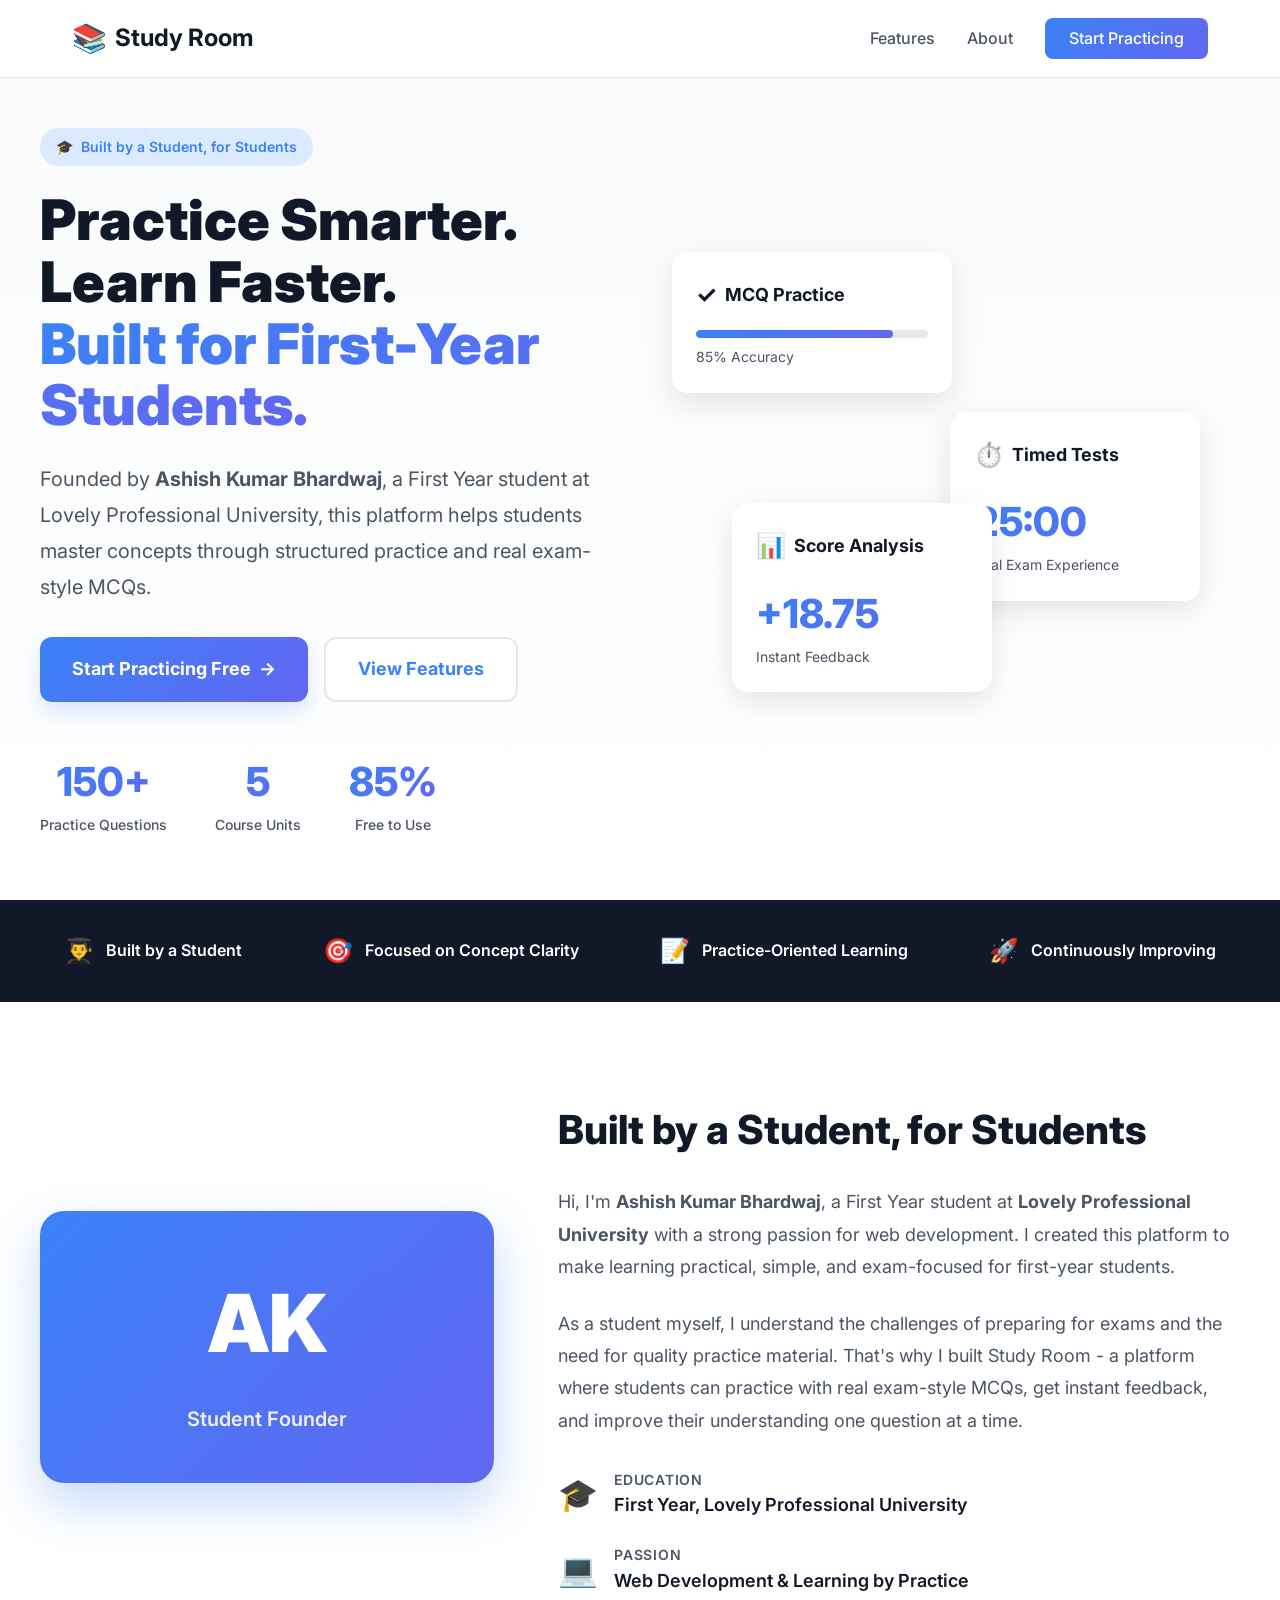
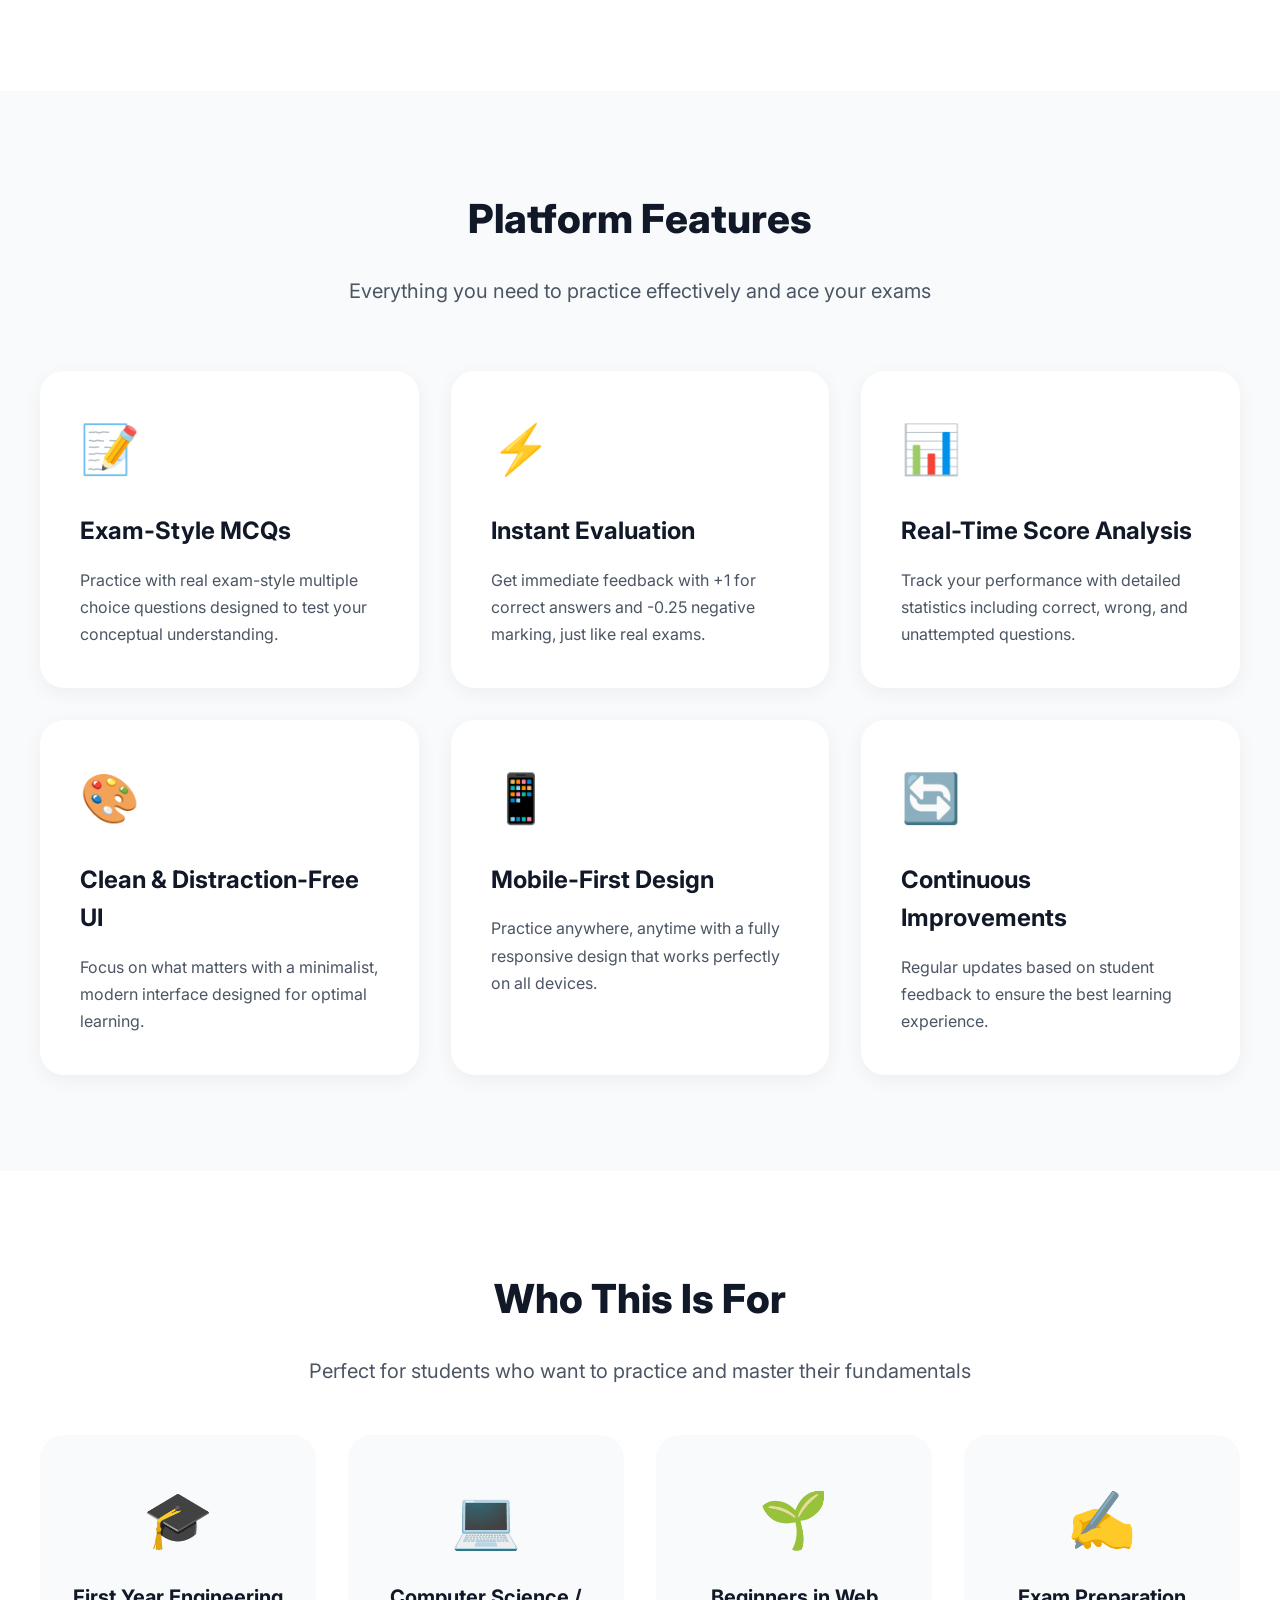
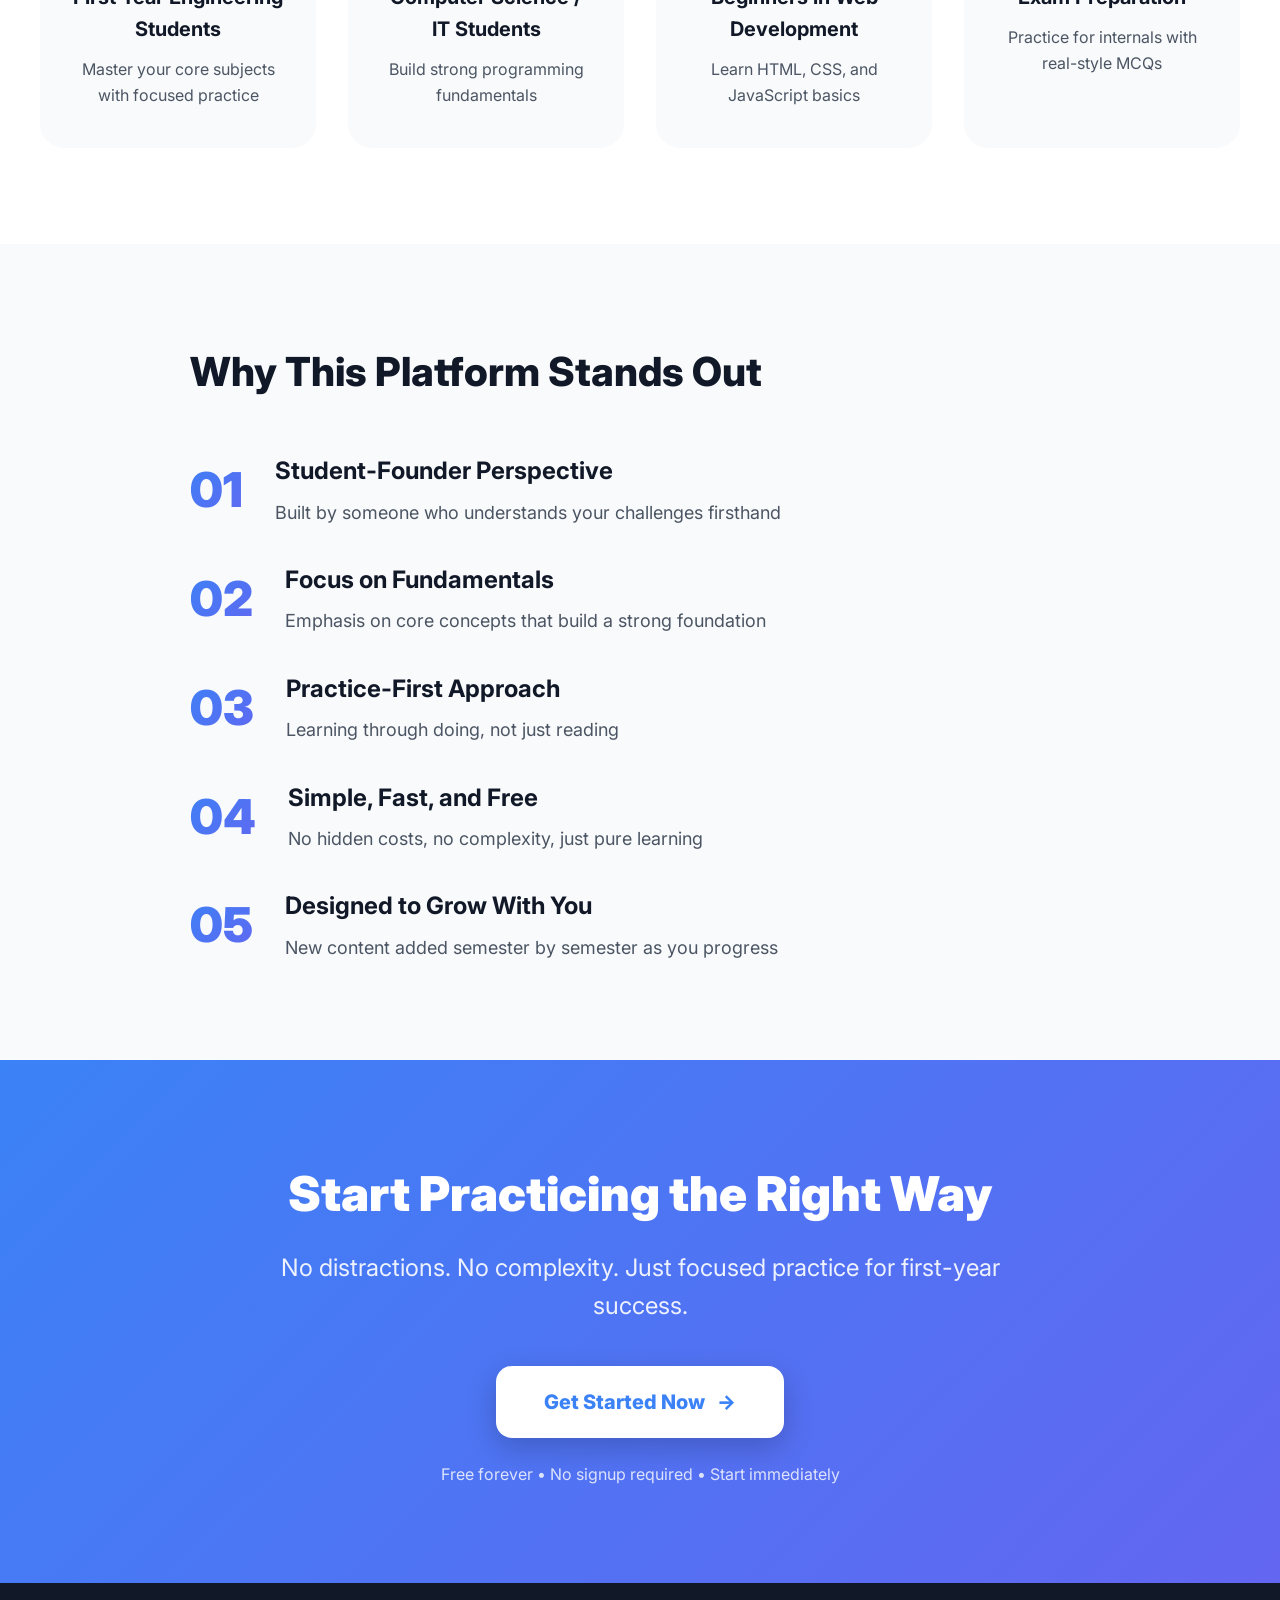
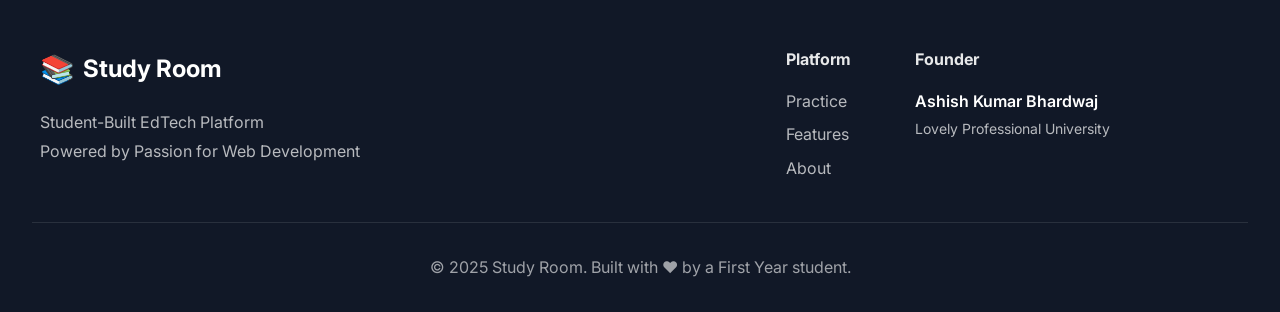
<file: index.html>
<!DOCTYPE html>
<html lang="en">

<head>
    <meta charset="UTF-8">
    <meta name="viewport" content="width=device-width, initial-scale=1.0">
    <meta name="description"
        content="Practice Smarter. Learn Faster. Built for First-Year Students by Ashish Kumar Bhardwaj">
    <title>Study Room - Student-Built EdTech Platform</title>
    <link rel="preconnect" href="https://fonts.googleapis.com">
    <link rel="preconnect" href="https://fonts.gstatic.com" crossorigin>
    <link href="https://fonts.googleapis.com/css2?family=Inter:wght@300;400;500;600;700;800;900&display=swap"
        rel="stylesheet">
    <link rel="stylesheet" href="style.css">
</head>

<body>
    <!-- Navigation -->
    <nav class="navbar">
        <div class="nav-container">
            <div class="logo">
                <span class="logo-icon">📚</span>
                <span class="logo-text">Study Room</span>
            </div>
            <div class="nav-links">
                <a href="#features">Features</a>
                <a href="#about">About</a>
                <a href="home.html" class="cta-btn-small">Start Practicing</a>
            </div>
        </div>
    </nav>

    <!-- Hero Section -->
    <section class="hero">
        <div class="hero-container">
            <div class="hero-content">
                <div class="hero-badge">
                    <span>🎓</span> Built by a Student, for Students
                </div>
                <h1 class="hero-title">
                    Practice Smarter.<br>
                    Learn Faster.<br>
                    <span class="gradient-text">Built for First-Year Students.</span>
                </h1>
                <p class="hero-subtitle">
                    Founded by <strong>Ashish Kumar Bhardwaj</strong>, a First Year student at Lovely Professional
                    University,
                    this platform helps students master concepts through structured practice and real exam-style MCQs.
                </p>
                <div class="hero-cta">
                    <a href="home.html" class="btn-primary">
                        Start Practicing Free
                        <span class="btn-icon">→</span>
                    </a>
                    <a href="#features" class="btn-secondary">
                        View Features
                    </a>
                </div>
                <div class="hero-stats">
                    <div class="stat">
                        <div class="stat-number">175+</div>
                        <div class="stat-label">Practice Questions</div>
                    </div>
                    <div class="stat">
                        <div class="stat-number">6</div>
                        <div class="stat-label">Course Units</div>
                    </div>
                    <div class="stat">
                        <div class="stat-number">100%</div>
                        <div class="stat-label">Free to Use</div>
                    </div>
                </div>
            </div>
            <div class="hero-visual">
                <div class="hero-card card-1">
                    <div class="card-header">
                        <span class="card-icon">✓</span>
                        MCQ Practice
                    </div>
                    <div class="card-body">
                        <div class="progress-bar">
                            <div class="progress-fill" style="width: 85%;"></div>
                        </div>
                        <div class="card-text">85% Accuracy</div>
                    </div>
                </div>
                <div class="hero-card card-2">
                    <div class="card-header">
                        <span class="card-icon">⏱️</span>
                        Timed Tests
                    </div>
                    <div class="card-body">
                        <div class="timer-display">25:00</div>
                        <div class="card-text">Real Exam Experience</div>
                    </div>
                </div>
                <div class="hero-card card-3">
                    <div class="card-header">
                        <span class="card-icon">📊</span>
                        Score Analysis
                    </div>
                    <div class="card-body">
                        <div class="score-display">+18.75</div>
                        <div class="card-text">Instant Feedback</div>
                    </div>
                </div>
            </div>
        </div>
    </section>

    <!-- Trust Strip -->
    <section class="trust-strip">
        <div class="trust-container">
            <div class="trust-item">
                <span class="trust-icon">👨‍🎓</span>
                <span class="trust-text">Built by a Student</span>
            </div>
            <div class="trust-item">
                <span class="trust-icon">🎯</span>
                <span class="trust-text">Focused on Concept Clarity</span>
            </div>
            <div class="trust-item">
                <span class="trust-icon">📝</span>
                <span class="trust-text">Practice-Oriented Learning</span>
            </div>
            <div class="trust-item">
                <span class="trust-icon">🚀</span>
                <span class="trust-text">Continuously Improving</span>
            </div>
        </div>
    </section>

    <!-- About Founder Section -->
    <section id="about" class="about-section">
        <div class="about-container">
            <div class="about-image">
                <div class="founder-card">
                    <div class="founder-initials">AK</div>
                    <div class="founder-role">Student Founder</div>
                </div>
            </div>
            <div class="about-content">
                <h2 class="section-title">Built by a Student, for Students</h2>
                <p class="about-text">
                    Hi, I'm <strong>Ashish Kumar Bhardwaj</strong>, a First Year student at <strong>Lovely Professional
                        University</strong>
                    with a strong passion for web development. I created this platform to make learning practical,
                    simple, and exam-focused
                    for first-year students.
                </p>
                <p class="about-text">
                    As a student myself, I understand the challenges of preparing for exams and the need for quality
                    practice material.
                    That's why I built Study Room - a platform where students can practice with real exam-style MCQs,
                    get instant feedback,
                    and improve their understanding one question at a time.
                </p>
                <div class="founder-details">
                    <div class="detail-item">
                        <span class="detail-icon">🎓</span>
                        <div>
                            <div class="detail-label">Education</div>
                            <div class="detail-value">First Year, Lovely Professional University</div>
                        </div>
                    </div>
                    <div class="detail-item">
                        <span class="detail-icon">💻</span>
                        <div>
                            <div class="detail-label">Passion</div>
                            <div class="detail-value">Web Development & Learning by Practice</div>
                        </div>
                    </div>
                </div>
            </div>
        </div>
    </section>

    <!-- Features Section -->
    <section id="features" class="features-section">
        <div class="features-container">
            <div class="features-header">
                <h2 class="section-title">Platform Features</h2>
                <p class="section-subtitle">Everything you need to practice effectively and ace your exams</p>
            </div>
            <div class="features-grid">
                <div class="feature-card">
                    <div class="feature-icon">📝</div>
                    <h3 class="feature-title">Exam-Style MCQs</h3>
                    <p class="feature-description">
                        Practice with real exam-style multiple choice questions designed to test your conceptual
                        understanding.
                    </p>
                </div>
                <div class="feature-card">
                    <div class="feature-icon">⚡</div>
                    <h3 class="feature-title">Instant Evaluation</h3>
                    <p class="feature-description">
                        Get immediate feedback with +1 for correct answers and -0.25 negative marking, just like real
                        exams.
                    </p>
                </div>
                <div class="feature-card">
                    <div class="feature-icon">📊</div>
                    <h3 class="feature-title">Real-Time Score Analysis</h3>
                    <p class="feature-description">
                        Track your performance with detailed statistics including correct, wrong, and unattempted
                        questions.
                    </p>
                </div>
                <div class="feature-card">
                    <div class="feature-icon">🎨</div>
                    <h3 class="feature-title">Clean & Distraction-Free UI</h3>
                    <p class="feature-description">
                        Focus on what matters with a minimalist, modern interface designed for optimal learning.
                    </p>
                </div>
                <div class="feature-card">
                    <div class="feature-icon">📱</div>
                    <h3 class="feature-title">Mobile-First Design</h3>
                    <p class="feature-description">
                        Practice anywhere, anytime with a fully responsive design that works perfectly on all devices.
                    </p>
                </div>
                <div class="feature-card">
                    <div class="feature-icon">🔄</div>
                    <h3 class="feature-title">Continuous Improvements</h3>
                    <p class="feature-description">
                        Regular updates based on student feedback to ensure the best learning experience.
                    </p>
                </div>
            </div>
        </div>
    </section>

    <!-- Who This Is For Section -->
    <section class="audience-section">
        <div class="audience-container">
            <h2 class="section-title">Who This Is For</h2>
            <p class="section-subtitle">Perfect for students who want to practice and master their fundamentals</p>
            <div class="audience-grid">
                <div class="audience-card">
                    <span class="audience-icon">🎓</span>
                    <h3>First Year Engineering Students</h3>
                    <p>Master your core subjects with focused practice</p>
                </div>
                <div class="audience-card">
                    <span class="audience-icon">💻</span>
                    <h3>Computer Science / IT Students</h3>
                    <p>Build strong programming fundamentals</p>
                </div>
                <div class="audience-card">
                    <span class="audience-icon">🌱</span>
                    <h3>Beginners in Web Development</h3>
                    <p>Learn HTML, CSS, and JavaScript basics</p>
                </div>
                <div class="audience-card">
                    <span class="audience-icon">✍️</span>
                    <h3>Exam Preparation</h3>
                    <p>Practice for internals with real-style MCQs</p>
                </div>
            </div>
        </div>
    </section>

    <!-- Why Section -->
    <section class="why-section">
        <div class="why-container">
            <div class="why-content">
                <h2 class="section-title">Why This Platform Stands Out</h2>
                <div class="why-list">
                    <div class="why-item">
                        <div class="why-number">01</div>
                        <div class="why-text">
                            <h3>Student-Founder Perspective</h3>
                            <p>Built by someone who understands your challenges firsthand</p>
                        </div>
                    </div>
                    <div class="why-item">
                        <div class="why-number">02</div>
                        <div class="why-text">
                            <h3>Focus on Fundamentals</h3>
                            <p>Emphasis on core concepts that build a strong foundation</p>
                        </div>
                    </div>
                    <div class="why-item">
                        <div class="why-number">03</div>
                        <div class="why-text">
                            <h3>Practice-First Approach</h3>
                            <p>Learning through doing, not just reading</p>
                        </div>
                    </div>
                    <div class="why-item">
                        <div class="why-number">04</div>
                        <div class="why-text">
                            <h3>Simple, Fast, and Free</h3>
                            <p>No hidden costs, no complexity, just pure learning</p>
                        </div>
                    </div>
                    <div class="why-item">
                        <div class="why-number">05</div>
                        <div class="why-text">
                            <h3>Designed to Grow With You</h3>
                            <p>New content added semester by semester as you progress</p>
                        </div>
                    </div>
                </div>
            </div>
        </div>
    </section>

    <!-- Final CTA Section -->
    <section class="cta-section">
        <div class="cta-container">
            <h2 class="cta-title">Start Practicing the Right Way</h2>
            <p class="cta-subtitle">
                No distractions. No complexity. Just focused practice for first-year success.
            </p>
            <a href="home.html" class="btn-primary-large">
                Get Started Now
                <span class="btn-icon">→</span>
            </a>
            <p class="cta-note">Free forever • No signup required • Start immediately</p>
        </div>
    </section>

    <!-- Footer -->
    <footer class="footer">
        <div class="footer-container">
            <div class="footer-brand">
                <div class="footer-logo">
                    <span class="logo-icon">📚</span>
                    <span class="logo-text">Study Room</span>
                </div>
                <p class="footer-tagline">
                    Student-Built EdTech Platform<br>
                    Powered by Passion for Web Development
                </p>
            </div>
            <div class="footer-links">
                <div class="footer-column">
                    <h4>Platform</h4>
                    <a href="home.html">Practice</a>
                    <a href="#features">Features</a>
                    <a href="#about">About</a>
                </div>
                <div class="footer-column">
                    <h4>Founder</h4>
                    <p class="founder-name">Ashish Kumar Bhardwaj</p>
                    <p class="founder-uni">Lovely Professional University</p>
                </div>
            </div>
        </div>
        <div class="footer-bottom">
            <p>&copy; 2025 Study Room. Built with ❤️ by a First Year student.</p>
        </div>
    </footer>

    <script src="script.js"></script>
</body>

</html>
</file>
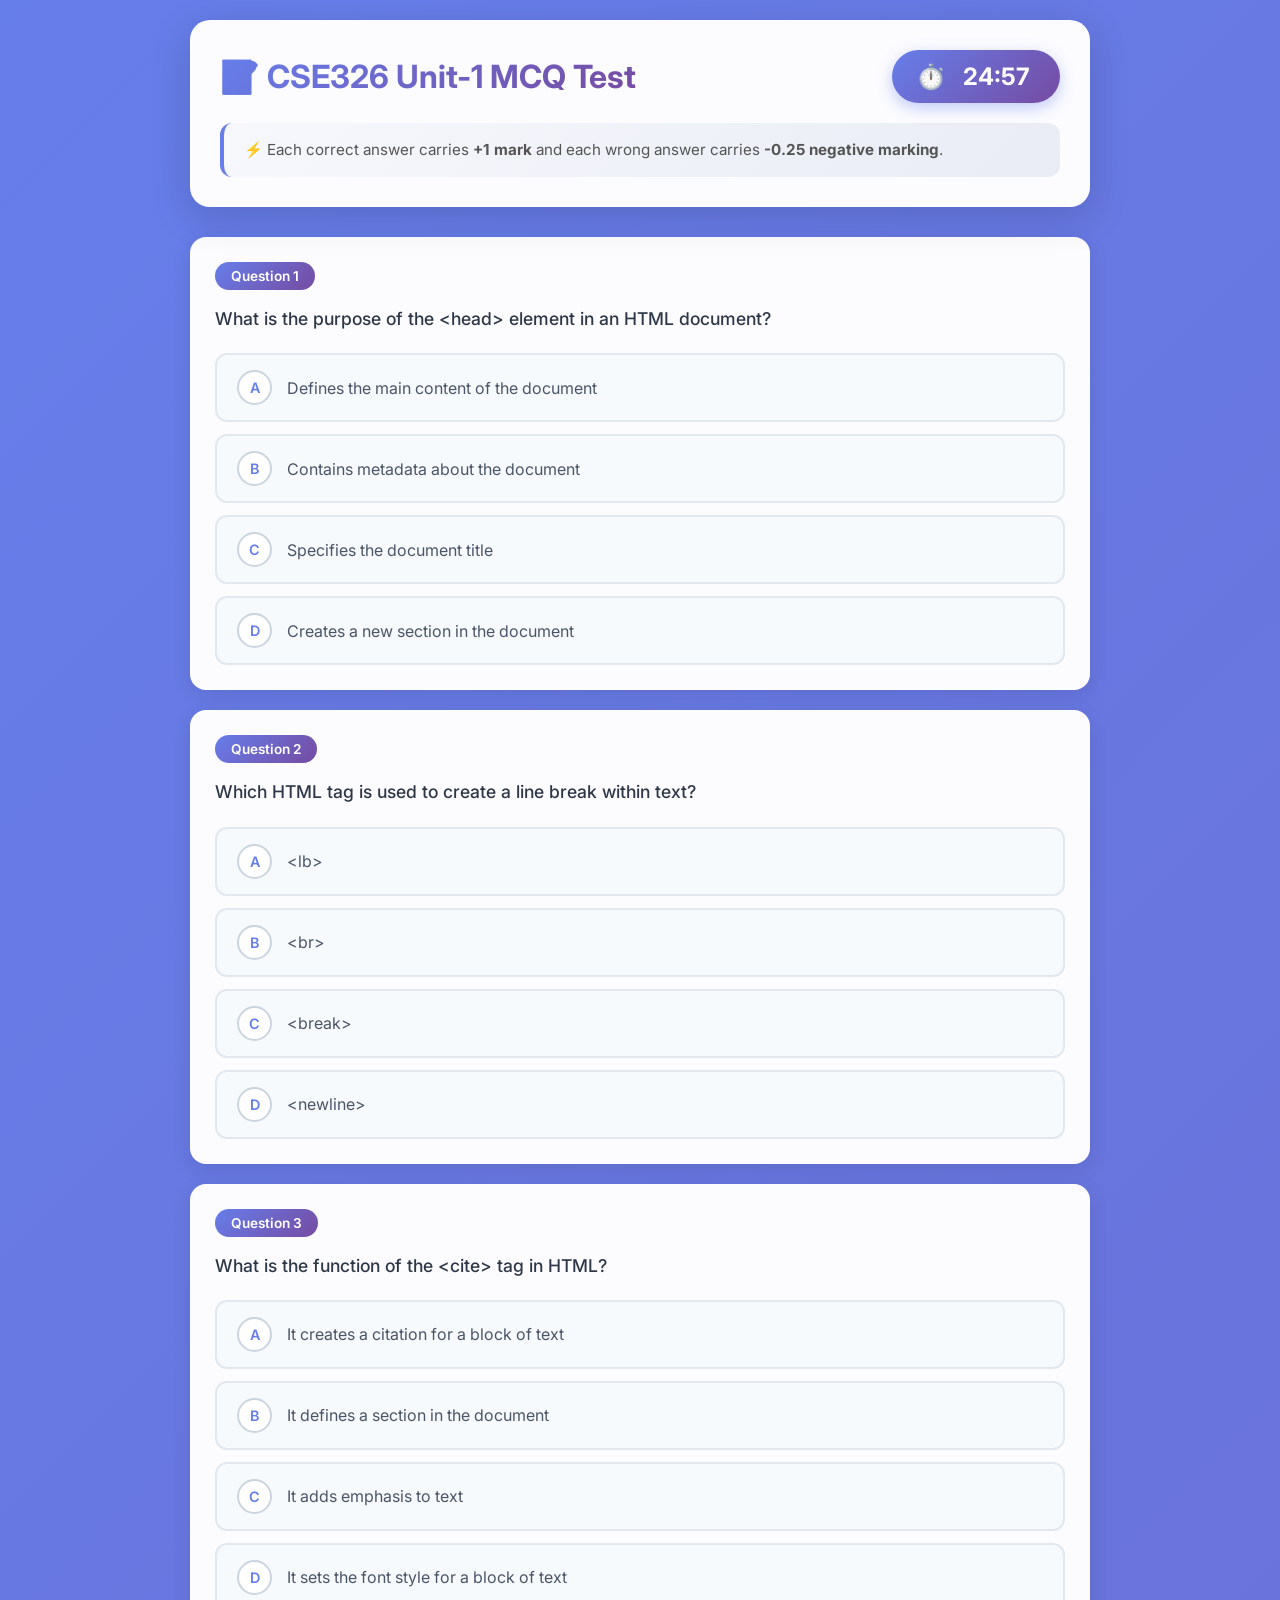
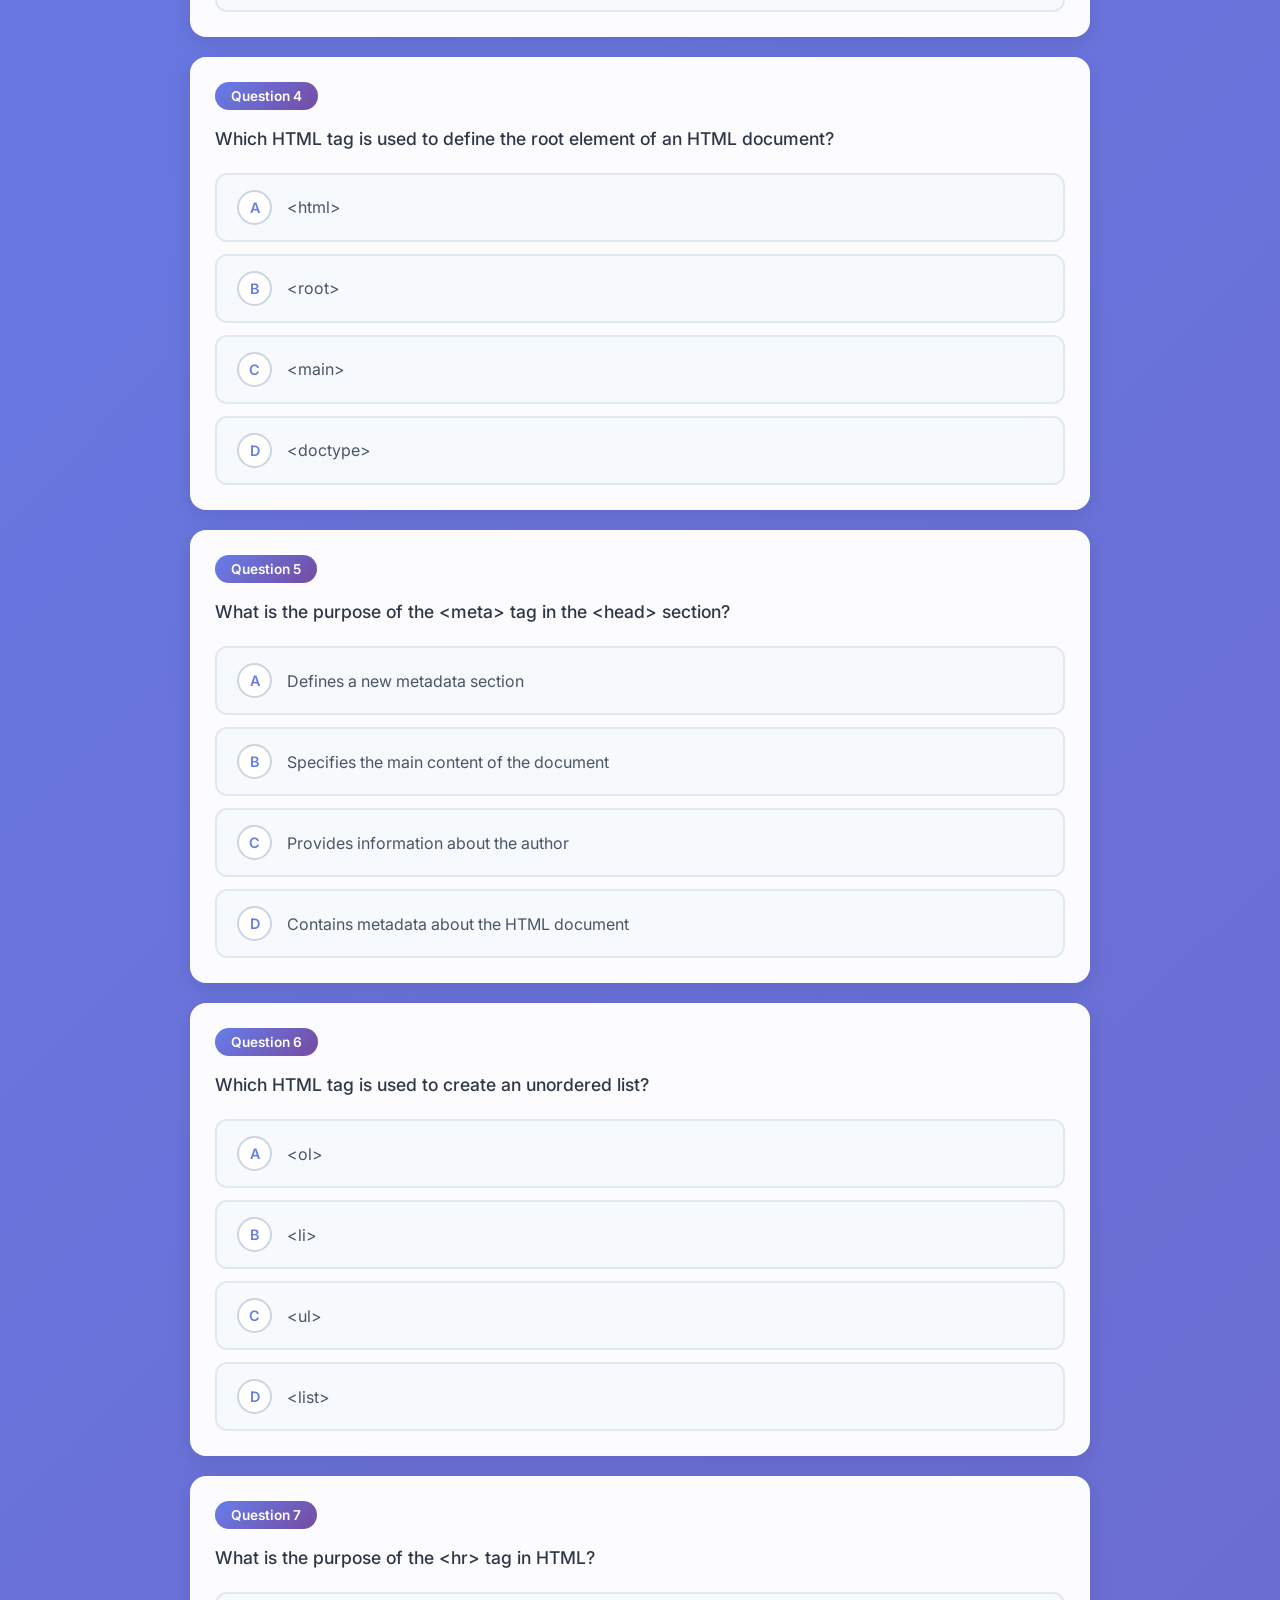
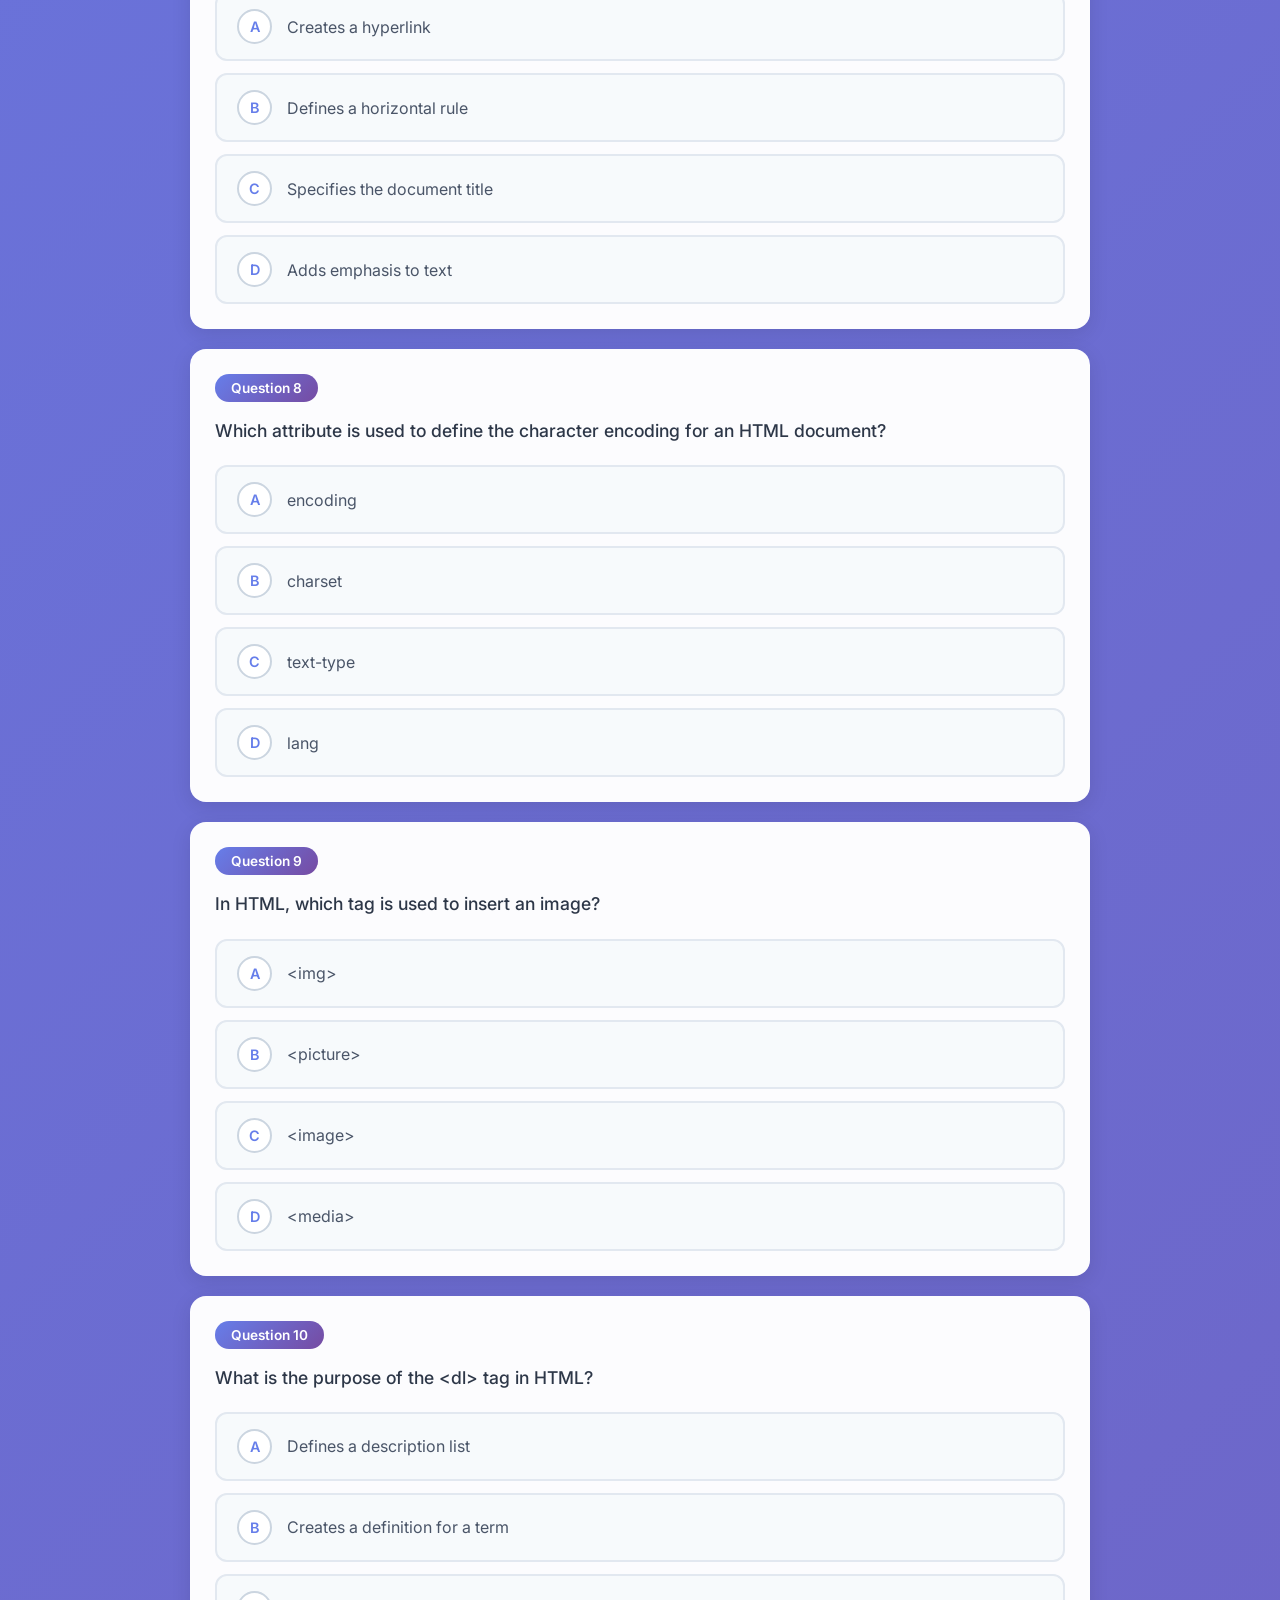
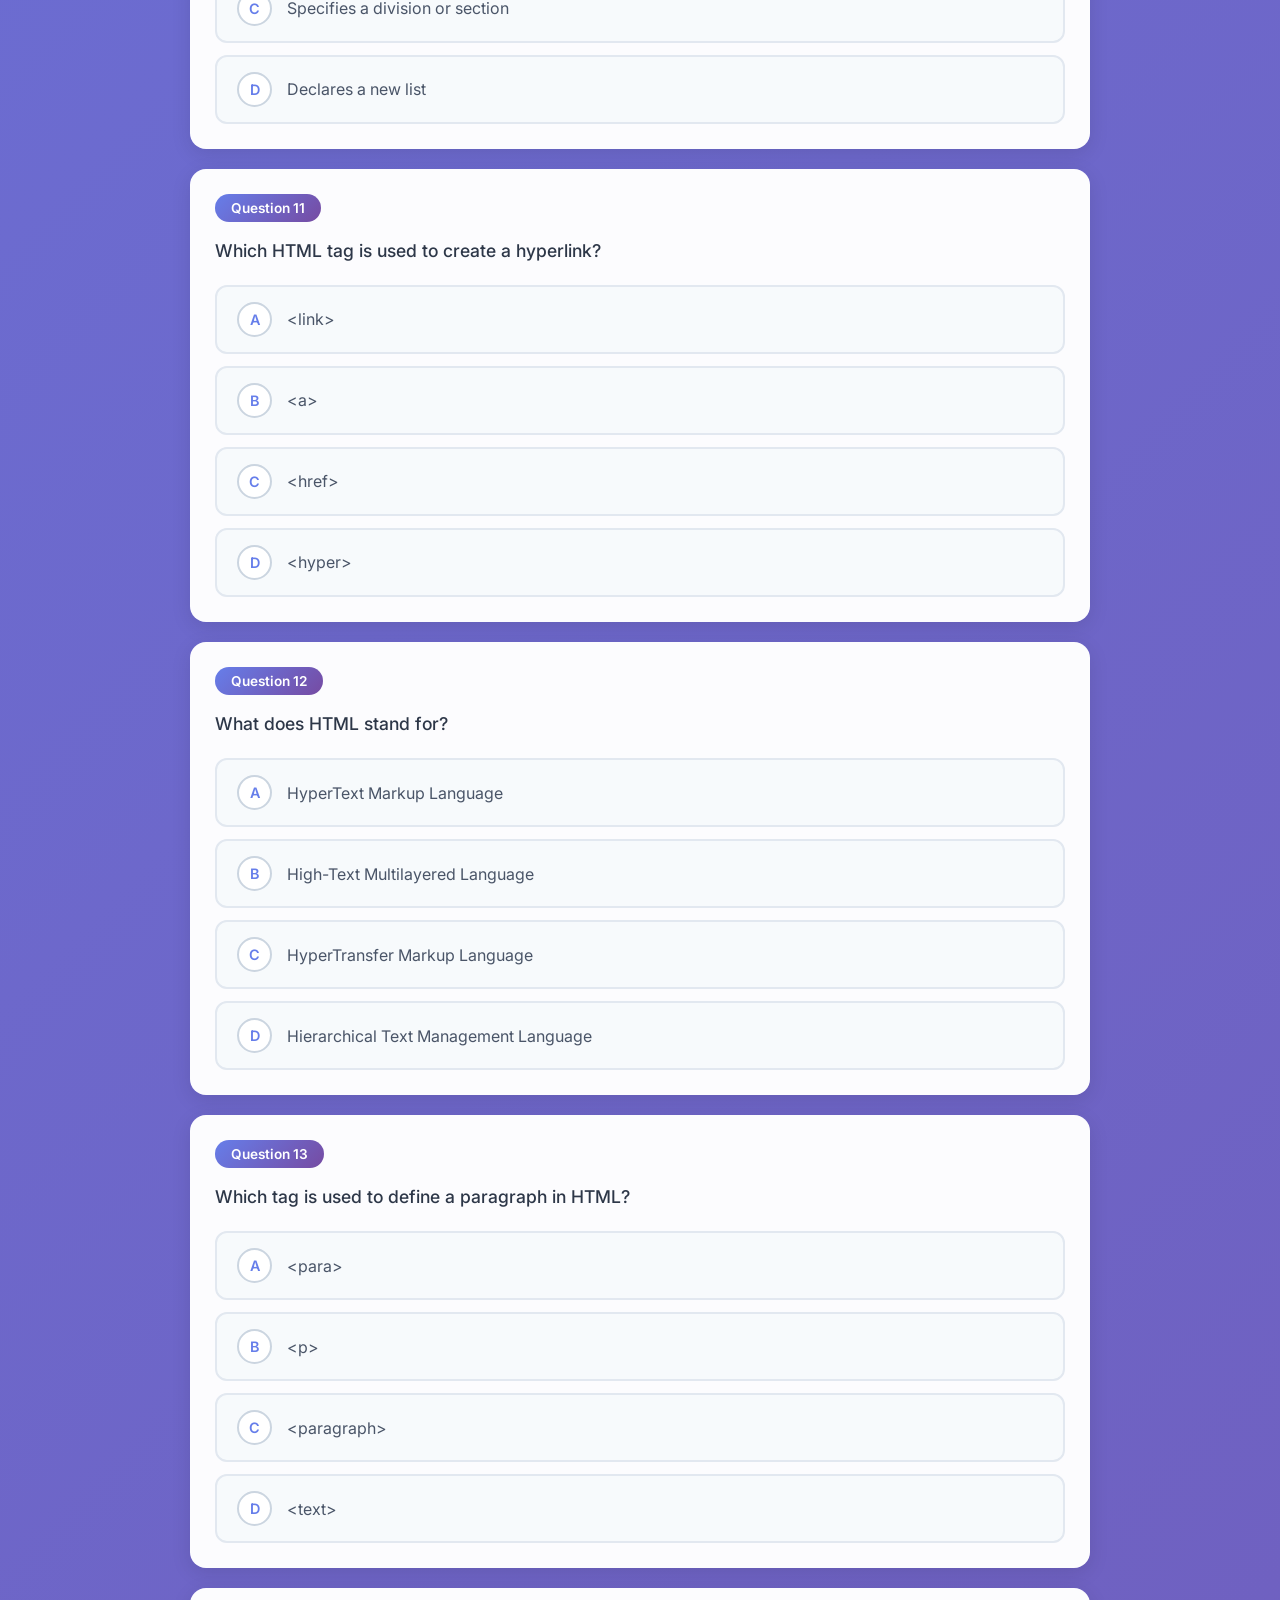
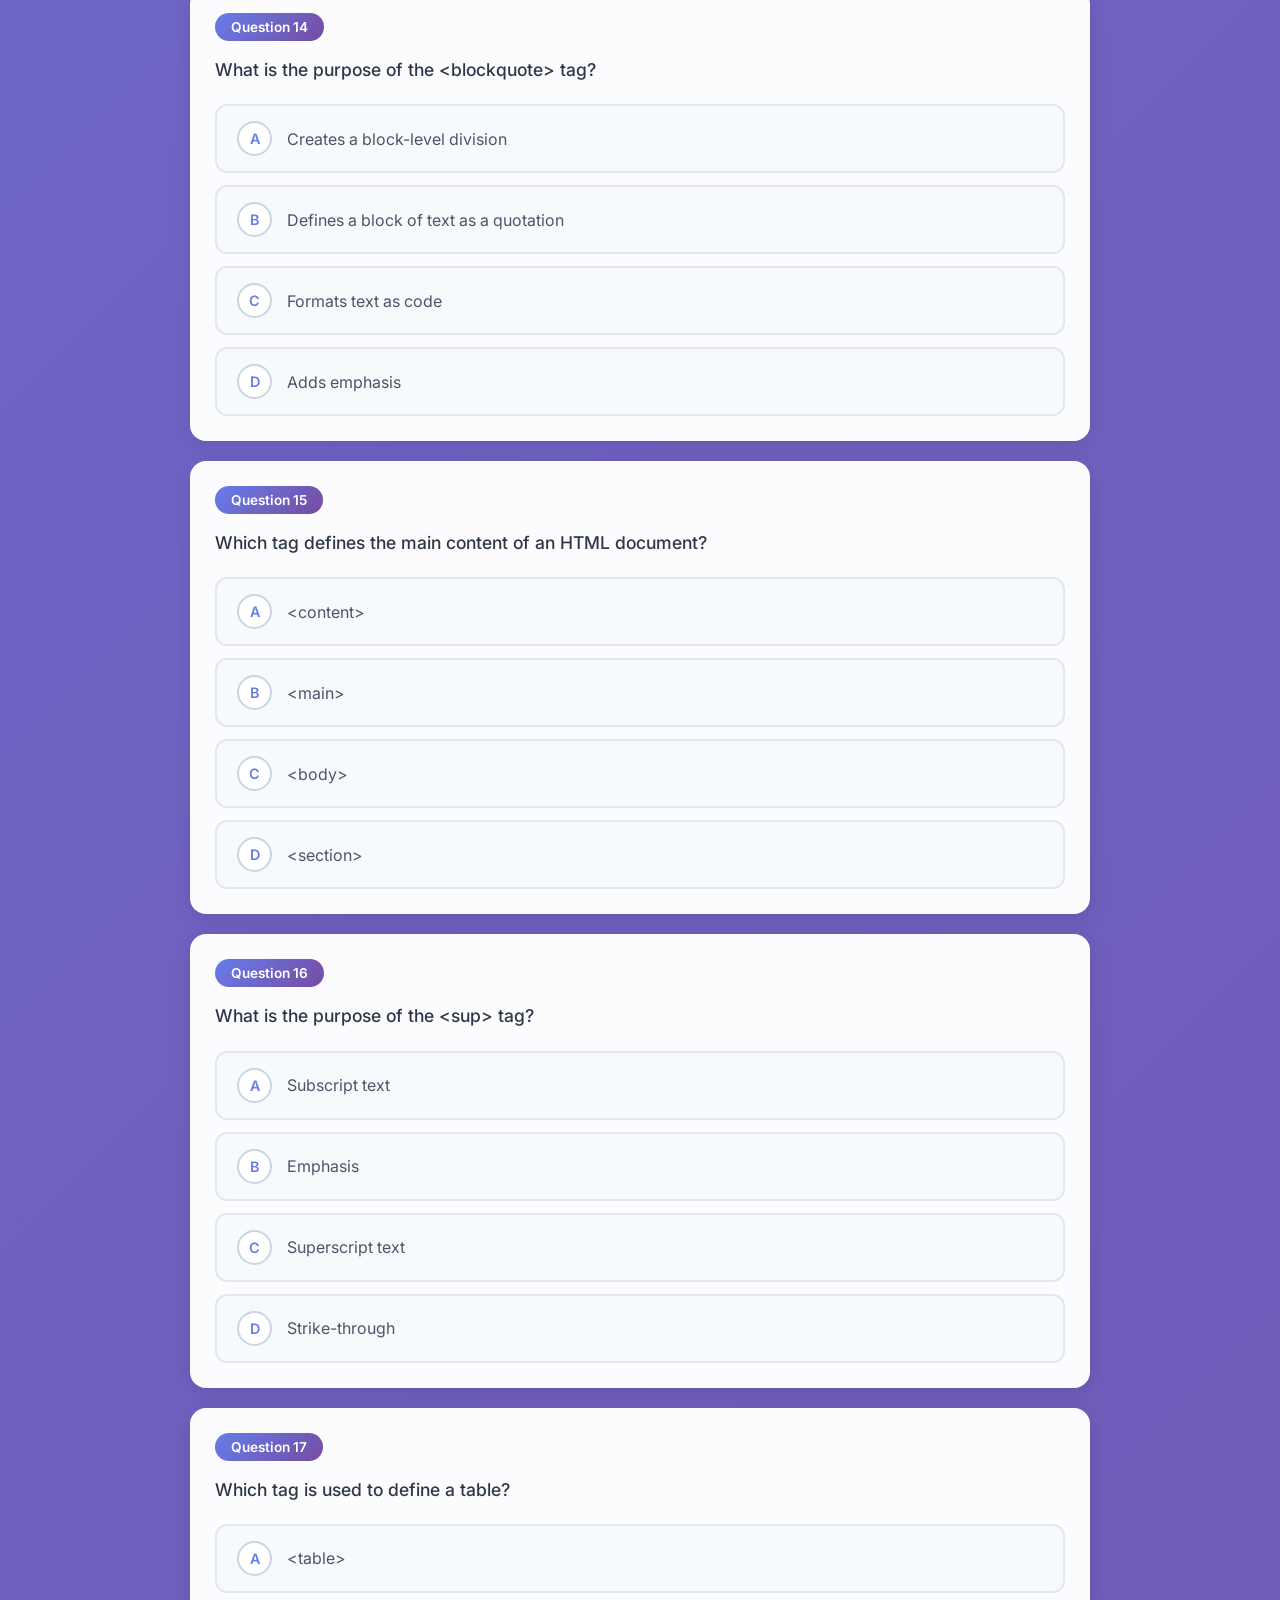
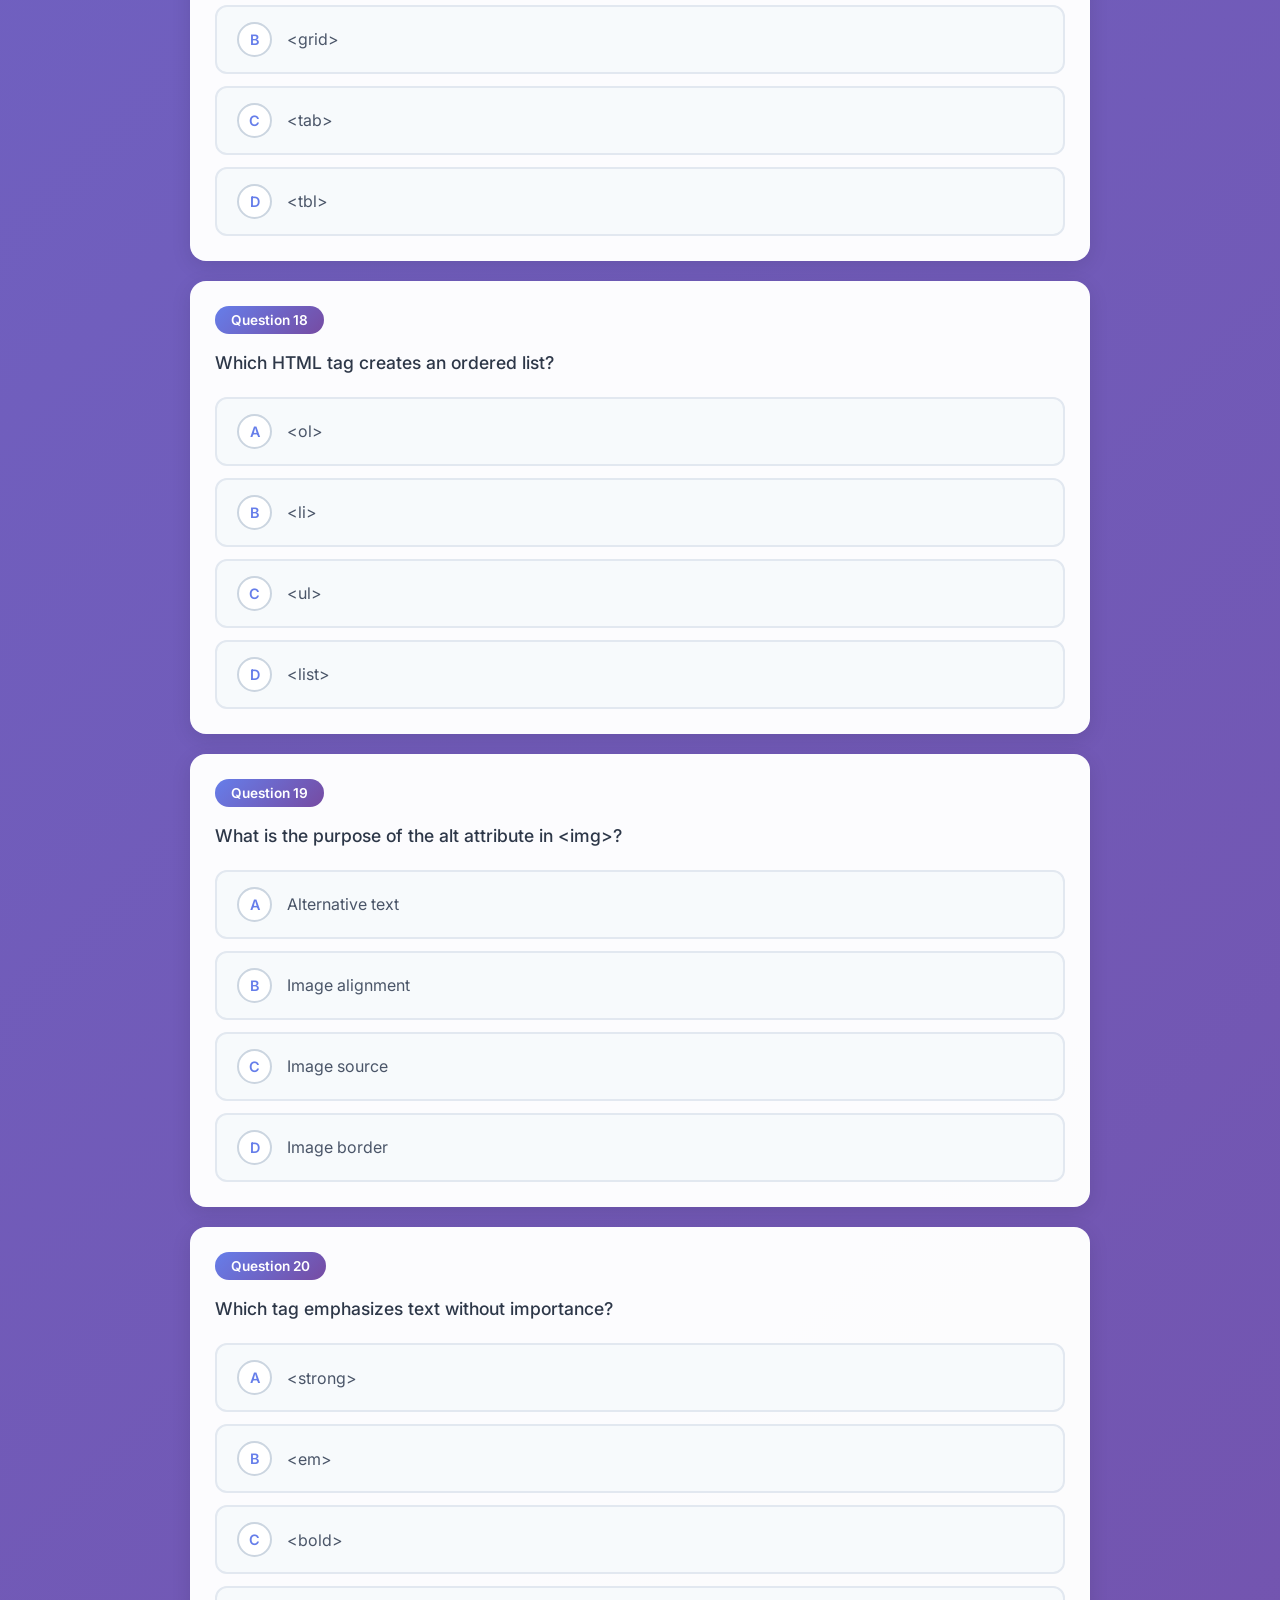
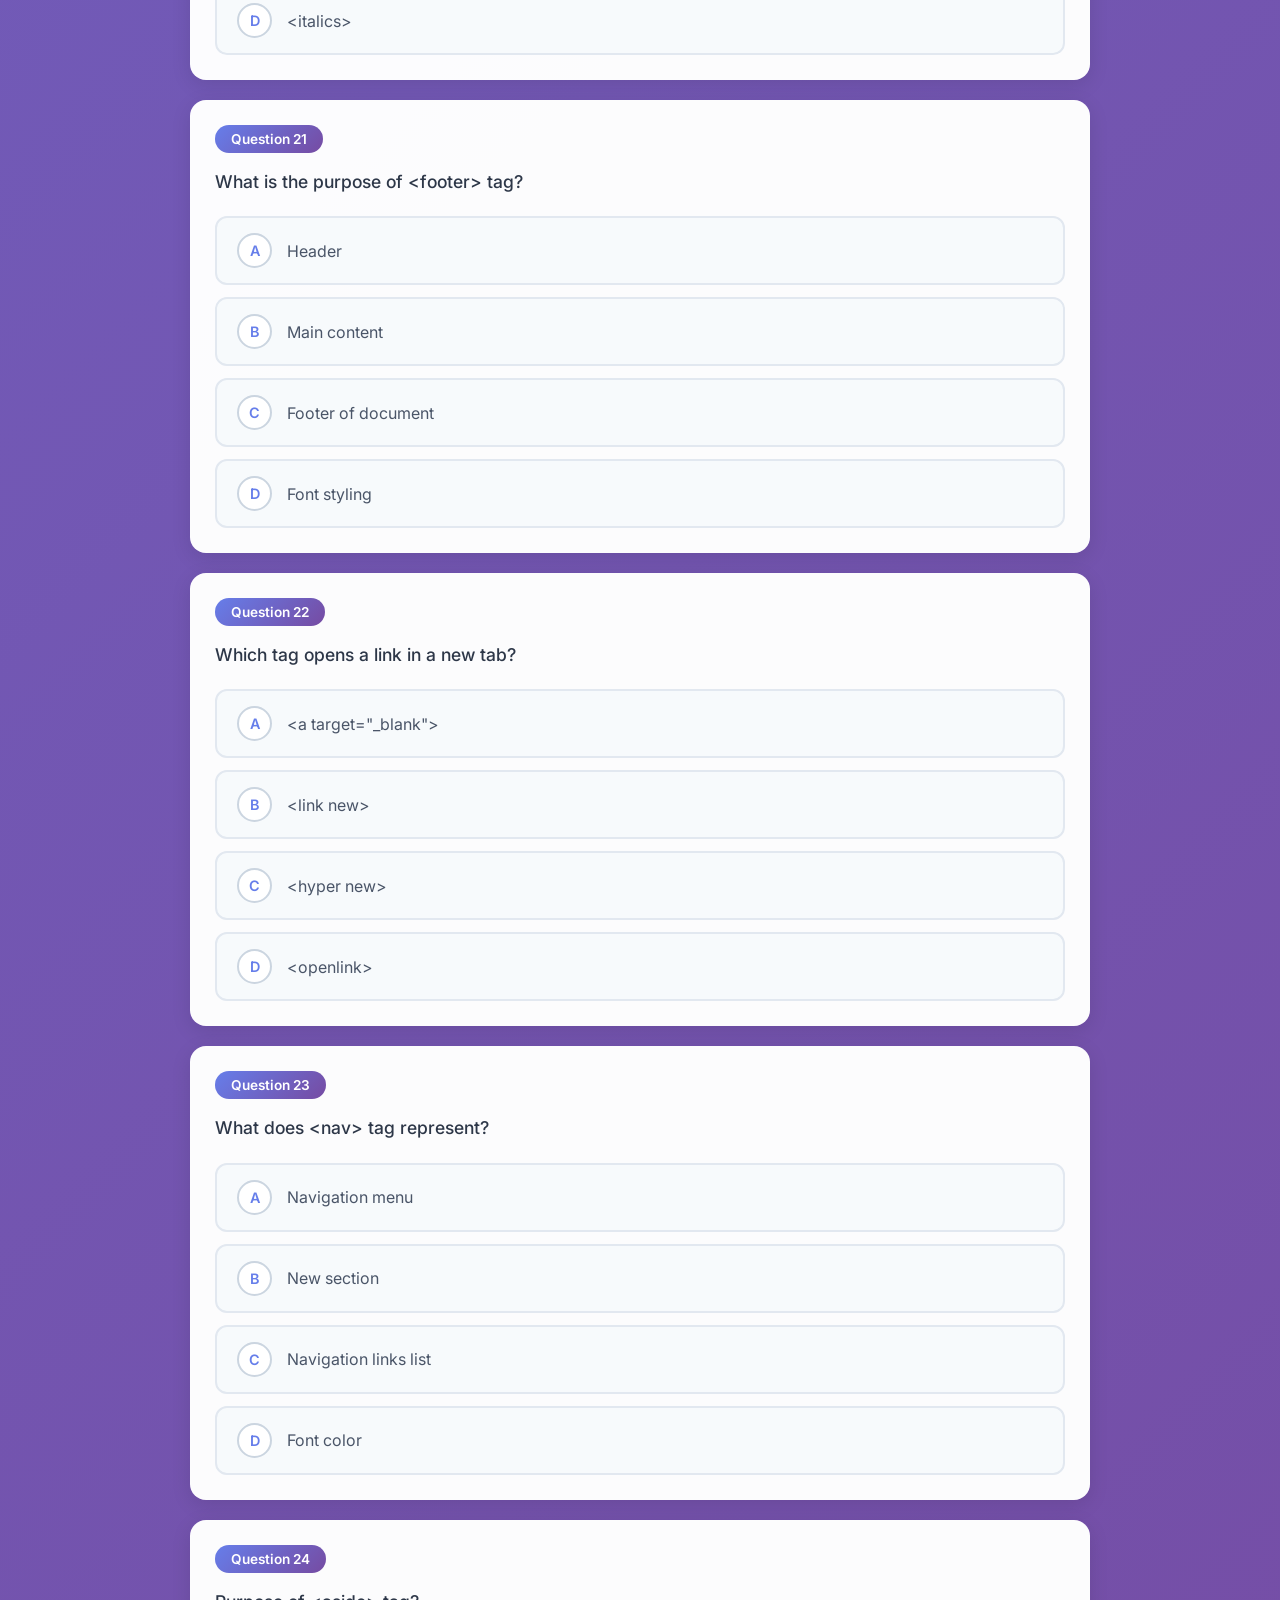
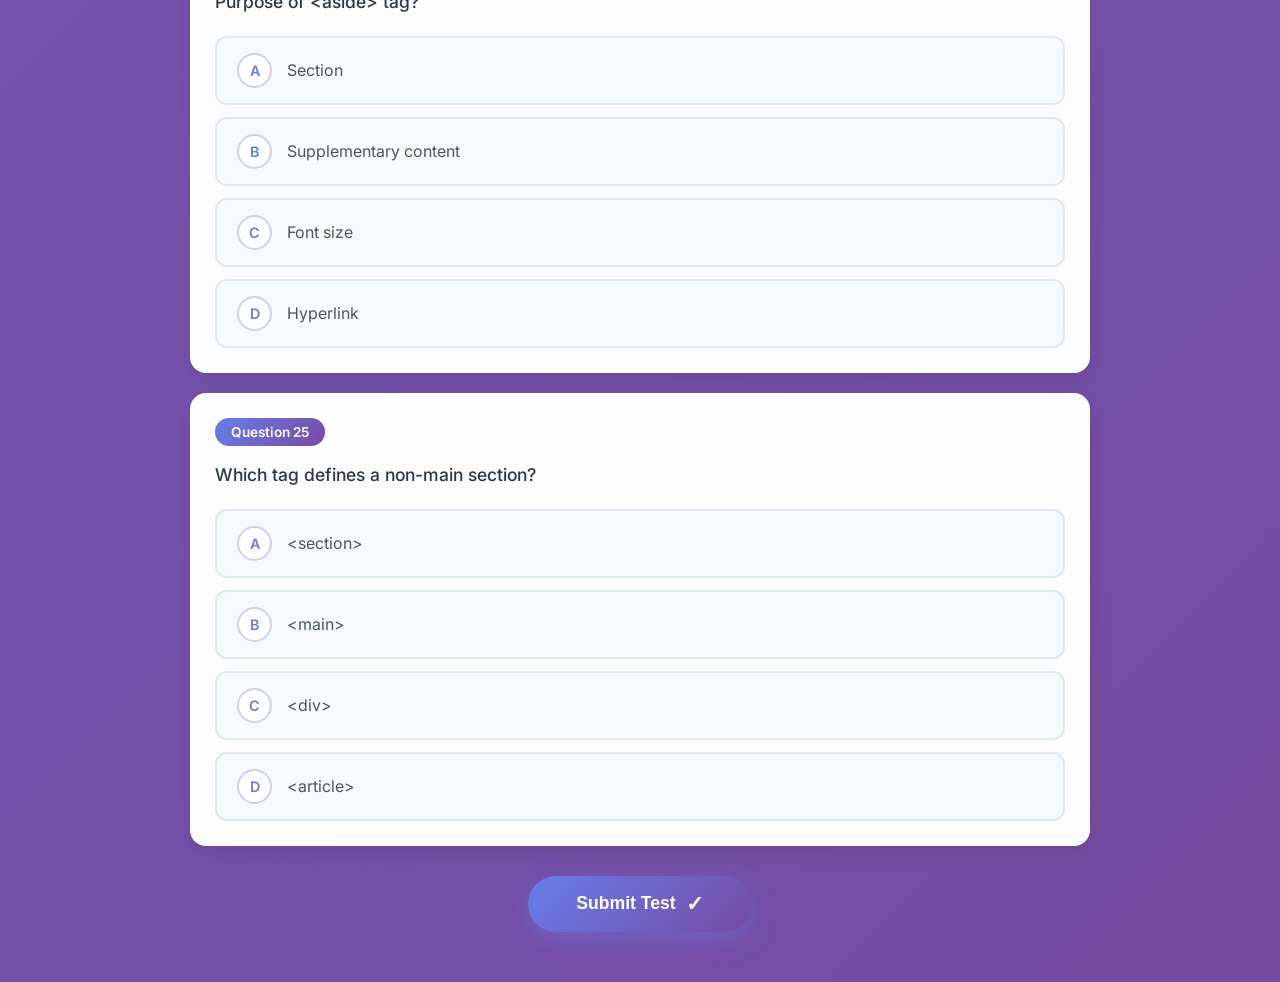
<file: cse326-unit1.html>
<!DOCTYPE html>
<html lang="en">

<head>
    <meta charset="UTF-8">
    <meta name="viewport" content="width=device-width, initial-scale=1.0">
    <title>CSE326 Unit-1 MCQ Test</title>
    <link rel="preconnect" href="https://fonts.googleapis.com">
    <link rel="preconnect" href="https://fonts.gstatic.com" crossorigin>
    <link href="https://fonts.googleapis.com/css2?family=Inter:wght@300;400;500;600;700&display=swap" rel="stylesheet">
    <link rel="stylesheet" href="cse326-unit1-style.css">
</head>

<body>
    <div class="container">
        <!-- Header with Timer -->
        <header class="header">
            <div class="header-content">
                <h1 class="title">📝 CSE326 Unit-1 MCQ Test</h1>
                <div class="timer-container">
                    <div class="timer-icon">⏱️</div>
                    <div class="timer" id="timer">30:00</div>
                </div>
            </div>
            <div class="instructions">
                <p>⚡ Each correct answer carries <strong>+1 mark</strong> and each wrong answer carries <strong>-0.25
                        negative marking</strong>.</p>
            </div>
        </header>

        <!-- Questions Container -->
        <div class="questions-container" id="questionsContainer">
            <!-- Question 1 -->
            <div class="question-card">
                <div class="question-header">
                    <span class="question-number">Question 1</span>
                </div>
                <p class="question-text">What is the purpose of the &lt;head&gt; element in an HTML document?</p>
                <div class="options">
                    <label class="option">
                        <input type="radio" name="q1" value="A">
                        <span class="option-label">A</span>
                        <span class="option-text">Defines the main content of the document</span>
                    </label>
                    <label class="option">
                        <input type="radio" name="q1" value="B">
                        <span class="option-label">B</span>
                        <span class="option-text">Contains metadata about the document</span>
                    </label>
                    <label class="option">
                        <input type="radio" name="q1" value="C">
                        <span class="option-label">C</span>
                        <span class="option-text">Specifies the document title</span>
                    </label>
                    <label class="option">
                        <input type="radio" name="q1" value="D">
                        <span class="option-label">D</span>
                        <span class="option-text">Creates a new section in the document</span>
                    </label>
                </div>
            </div>

            <!-- Question 2 -->
            <div class="question-card">
                <div class="question-header">
                    <span class="question-number">Question 2</span>
                </div>
                <p class="question-text">Which HTML tag is used to create a line break within text?</p>
                <div class="options">
                    <label class="option">
                        <input type="radio" name="q2" value="A">
                        <span class="option-label">A</span>
                        <span class="option-text">&lt;lb&gt;</span>
                    </label>
                    <label class="option">
                        <input type="radio" name="q2" value="B">
                        <span class="option-label">B</span>
                        <span class="option-text">&lt;br&gt;</span>
                    </label>
                    <label class="option">
                        <input type="radio" name="q2" value="C">
                        <span class="option-label">C</span>
                        <span class="option-text">&lt;break&gt;</span>
                    </label>
                    <label class="option">
                        <input type="radio" name="q2" value="D">
                        <span class="option-label">D</span>
                        <span class="option-text">&lt;newline&gt;</span>
                    </label>
                </div>
            </div>

            <!-- Question 3 -->
            <div class="question-card">
                <div class="question-header">
                    <span class="question-number">Question 3</span>
                </div>
                <p class="question-text">What is the function of the &lt;cite&gt; tag in HTML?</p>
                <div class="options">
                    <label class="option">
                        <input type="radio" name="q3" value="A">
                        <span class="option-label">A</span>
                        <span class="option-text">It creates a citation for a block of text</span>
                    </label>
                    <label class="option">
                        <input type="radio" name="q3" value="B">
                        <span class="option-label">B</span>
                        <span class="option-text">It defines a section in the document</span>
                    </label>
                    <label class="option">
                        <input type="radio" name="q3" value="C">
                        <span class="option-label">C</span>
                        <span class="option-text">It adds emphasis to text</span>
                    </label>
                    <label class="option">
                        <input type="radio" name="q3" value="D">
                        <span class="option-label">D</span>
                        <span class="option-text">It sets the font style for a block of text</span>
                    </label>
                </div>
            </div>

            <!-- Question 4 -->
            <div class="question-card">
                <div class="question-header">
                    <span class="question-number">Question 4</span>
                </div>
                <p class="question-text">Which HTML tag is used to define the root element of an HTML document?</p>
                <div class="options">
                    <label class="option">
                        <input type="radio" name="q4" value="A">
                        <span class="option-label">A</span>
                        <span class="option-text">&lt;html&gt;</span>
                    </label>
                    <label class="option">
                        <input type="radio" name="q4" value="B">
                        <span class="option-label">B</span>
                        <span class="option-text">&lt;root&gt;</span>
                    </label>
                    <label class="option">
                        <input type="radio" name="q4" value="C">
                        <span class="option-label">C</span>
                        <span class="option-text">&lt;main&gt;</span>
                    </label>
                    <label class="option">
                        <input type="radio" name="q4" value="D">
                        <span class="option-label">D</span>
                        <span class="option-text">&lt;doctype&gt;</span>
                    </label>
                </div>
            </div>

            <!-- Question 5 -->
            <div class="question-card">
                <div class="question-header">
                    <span class="question-number">Question 5</span>
                </div>
                <p class="question-text">What is the purpose of the &lt;meta&gt; tag in the &lt;head&gt; section?</p>
                <div class="options">
                    <label class="option">
                        <input type="radio" name="q5" value="A">
                        <span class="option-label">A</span>
                        <span class="option-text">Defines a new metadata section</span>
                    </label>
                    <label class="option">
                        <input type="radio" name="q5" value="B">
                        <span class="option-label">B</span>
                        <span class="option-text">Specifies the main content of the document</span>
                    </label>
                    <label class="option">
                        <input type="radio" name="q5" value="C">
                        <span class="option-label">C</span>
                        <span class="option-text">Provides information about the author</span>
                    </label>
                    <label class="option">
                        <input type="radio" name="q5" value="D">
                        <span class="option-label">D</span>
                        <span class="option-text">Contains metadata about the HTML document</span>
                    </label>
                </div>
            </div>

            <!-- Question 6 -->
            <div class="question-card">
                <div class="question-header">
                    <span class="question-number">Question 6</span>
                </div>
                <p class="question-text">Which HTML tag is used to create an unordered list?</p>
                <div class="options">
                    <label class="option">
                        <input type="radio" name="q6" value="A">
                        <span class="option-label">A</span>
                        <span class="option-text">&lt;ol&gt;</span>
                    </label>
                    <label class="option">
                        <input type="radio" name="q6" value="B">
                        <span class="option-label">B</span>
                        <span class="option-text">&lt;li&gt;</span>
                    </label>
                    <label class="option">
                        <input type="radio" name="q6" value="C">
                        <span class="option-label">C</span>
                        <span class="option-text">&lt;ul&gt;</span>
                    </label>
                    <label class="option">
                        <input type="radio" name="q6" value="D">
                        <span class="option-label">D</span>
                        <span class="option-text">&lt;list&gt;</span>
                    </label>
                </div>
            </div>

            <!-- Question 7 -->
            <div class="question-card">
                <div class="question-header">
                    <span class="question-number">Question 7</span>
                </div>
                <p class="question-text">What is the purpose of the &lt;hr&gt; tag in HTML?</p>
                <div class="options">
                    <label class="option">
                        <input type="radio" name="q7" value="A">
                        <span class="option-label">A</span>
                        <span class="option-text">Creates a hyperlink</span>
                    </label>
                    <label class="option">
                        <input type="radio" name="q7" value="B">
                        <span class="option-label">B</span>
                        <span class="option-text">Defines a horizontal rule</span>
                    </label>
                    <label class="option">
                        <input type="radio" name="q7" value="C">
                        <span class="option-label">C</span>
                        <span class="option-text">Specifies the document title</span>
                    </label>
                    <label class="option">
                        <input type="radio" name="q7" value="D">
                        <span class="option-label">D</span>
                        <span class="option-text">Adds emphasis to text</span>
                    </label>
                </div>
            </div>

            <!-- Question 8 -->
            <div class="question-card">
                <div class="question-header">
                    <span class="question-number">Question 8</span>
                </div>
                <p class="question-text">Which attribute is used to define the character encoding for an HTML document?
                </p>
                <div class="options">
                    <label class="option">
                        <input type="radio" name="q8" value="A">
                        <span class="option-label">A</span>
                        <span class="option-text">encoding</span>
                    </label>
                    <label class="option">
                        <input type="radio" name="q8" value="B">
                        <span class="option-label">B</span>
                        <span class="option-text">charset</span>
                    </label>
                    <label class="option">
                        <input type="radio" name="q8" value="C">
                        <span class="option-label">C</span>
                        <span class="option-text">text-type</span>
                    </label>
                    <label class="option">
                        <input type="radio" name="q8" value="D">
                        <span class="option-label">D</span>
                        <span class="option-text">lang</span>
                    </label>
                </div>
            </div>

            <!-- Question 9 -->
            <div class="question-card">
                <div class="question-header">
                    <span class="question-number">Question 9</span>
                </div>
                <p class="question-text">In HTML, which tag is used to insert an image?</p>
                <div class="options">
                    <label class="option">
                        <input type="radio" name="q9" value="A">
                        <span class="option-label">A</span>
                        <span class="option-text">&lt;img&gt;</span>
                    </label>
                    <label class="option">
                        <input type="radio" name="q9" value="B">
                        <span class="option-label">B</span>
                        <span class="option-text">&lt;picture&gt;</span>
                    </label>
                    <label class="option">
                        <input type="radio" name="q9" value="C">
                        <span class="option-label">C</span>
                        <span class="option-text">&lt;image&gt;</span>
                    </label>
                    <label class="option">
                        <input type="radio" name="q9" value="D">
                        <span class="option-label">D</span>
                        <span class="option-text">&lt;media&gt;</span>
                    </label>
                </div>
            </div>

            <!-- Question 10 -->
            <div class="question-card">
                <div class="question-header">
                    <span class="question-number">Question 10</span>
                </div>
                <p class="question-text">What is the purpose of the &lt;dl&gt; tag in HTML?</p>
                <div class="options">
                    <label class="option">
                        <input type="radio" name="q10" value="A">
                        <span class="option-label">A</span>
                        <span class="option-text">Defines a description list</span>
                    </label>
                    <label class="option">
                        <input type="radio" name="q10" value="B">
                        <span class="option-label">B</span>
                        <span class="option-text">Creates a definition for a term</span>
                    </label>
                    <label class="option">
                        <input type="radio" name="q10" value="C">
                        <span class="option-label">C</span>
                        <span class="option-text">Specifies a division or section</span>
                    </label>
                    <label class="option">
                        <input type="radio" name="q10" value="D">
                        <span class="option-label">D</span>
                        <span class="option-text">Declares a new list</span>
                    </label>
                </div>
            </div>

            <!-- Question 11 -->
            <div class="question-card">
                <div class="question-header">
                    <span class="question-number">Question 11</span>
                </div>
                <p class="question-text">Which HTML tag is used to create a hyperlink?</p>
                <div class="options">
                    <label class="option">
                        <input type="radio" name="q11" value="A">
                        <span class="option-label">A</span>
                        <span class="option-text">&lt;link&gt;</span>
                    </label>
                    <label class="option">
                        <input type="radio" name="q11" value="B">
                        <span class="option-label">B</span>
                        <span class="option-text">&lt;a&gt;</span>
                    </label>
                    <label class="option">
                        <input type="radio" name="q11" value="C">
                        <span class="option-label">C</span>
                        <span class="option-text">&lt;href&gt;</span>
                    </label>
                    <label class="option">
                        <input type="radio" name="q11" value="D">
                        <span class="option-label">D</span>
                        <span class="option-text">&lt;hyper&gt;</span>
                    </label>
                </div>
            </div>

            <!-- Question 12 -->
            <div class="question-card">
                <div class="question-header">
                    <span class="question-number">Question 12</span>
                </div>
                <p class="question-text">What does HTML stand for?</p>
                <div class="options">
                    <label class="option">
                        <input type="radio" name="q12" value="A">
                        <span class="option-label">A</span>
                        <span class="option-text">HyperText Markup Language</span>
                    </label>
                    <label class="option">
                        <input type="radio" name="q12" value="B">
                        <span class="option-label">B</span>
                        <span class="option-text">High-Text Multilayered Language</span>
                    </label>
                    <label class="option">
                        <input type="radio" name="q12" value="C">
                        <span class="option-label">C</span>
                        <span class="option-text">HyperTransfer Markup Language</span>
                    </label>
                    <label class="option">
                        <input type="radio" name="q12" value="D">
                        <span class="option-label">D</span>
                        <span class="option-text">Hierarchical Text Management Language</span>
                    </label>
                </div>
            </div>

            <!-- Question 13 -->
            <div class="question-card">
                <div class="question-header">
                    <span class="question-number">Question 13</span>
                </div>
                <p class="question-text">Which tag is used to define a paragraph in HTML?</p>
                <div class="options">
                    <label class="option">
                        <input type="radio" name="q13" value="A">
                        <span class="option-label">A</span>
                        <span class="option-text">&lt;para&gt;</span>
                    </label>
                    <label class="option">
                        <input type="radio" name="q13" value="B">
                        <span class="option-label">B</span>
                        <span class="option-text">&lt;p&gt;</span>
                    </label>
                    <label class="option">
                        <input type="radio" name="q13" value="C">
                        <span class="option-label">C</span>
                        <span class="option-text">&lt;paragraph&gt;</span>
                    </label>
                    <label class="option">
                        <input type="radio" name="q13" value="D">
                        <span class="option-label">D</span>
                        <span class="option-text">&lt;text&gt;</span>
                    </label>
                </div>
            </div>

            <!-- Question 14 -->
            <div class="question-card">
                <div class="question-header">
                    <span class="question-number">Question 14</span>
                </div>
                <p class="question-text">What is the purpose of the &lt;blockquote&gt; tag?</p>
                <div class="options">
                    <label class="option">
                        <input type="radio" name="q14" value="A">
                        <span class="option-label">A</span>
                        <span class="option-text">Creates a block-level division</span>
                    </label>
                    <label class="option">
                        <input type="radio" name="q14" value="B">
                        <span class="option-label">B</span>
                        <span class="option-text">Defines a block of text as a quotation</span>
                    </label>
                    <label class="option">
                        <input type="radio" name="q14" value="C">
                        <span class="option-label">C</span>
                        <span class="option-text">Formats text as code</span>
                    </label>
                    <label class="option">
                        <input type="radio" name="q14" value="D">
                        <span class="option-label">D</span>
                        <span class="option-text">Adds emphasis</span>
                    </label>
                </div>
            </div>

            <!-- Question 15 -->
            <div class="question-card">
                <div class="question-header">
                    <span class="question-number">Question 15</span>
                </div>
                <p class="question-text">Which tag defines the main content of an HTML document?</p>
                <div class="options">
                    <label class="option">
                        <input type="radio" name="q15" value="A">
                        <span class="option-label">A</span>
                        <span class="option-text">&lt;content&gt;</span>
                    </label>
                    <label class="option">
                        <input type="radio" name="q15" value="B">
                        <span class="option-label">B</span>
                        <span class="option-text">&lt;main&gt;</span>
                    </label>
                    <label class="option">
                        <input type="radio" name="q15" value="C">
                        <span class="option-label">C</span>
                        <span class="option-text">&lt;body&gt;</span>
                    </label>
                    <label class="option">
                        <input type="radio" name="q15" value="D">
                        <span class="option-label">D</span>
                        <span class="option-text">&lt;section&gt;</span>
                    </label>
                </div>
            </div>

            <!-- Question 16 -->
            <div class="question-card">
                <div class="question-header">
                    <span class="question-number">Question 16</span>
                </div>
                <p class="question-text">What is the purpose of the &lt;sup&gt; tag?</p>
                <div class="options">
                    <label class="option">
                        <input type="radio" name="q16" value="A">
                        <span class="option-label">A</span>
                        <span class="option-text">Subscript text</span>
                    </label>
                    <label class="option">
                        <input type="radio" name="q16" value="B">
                        <span class="option-label">B</span>
                        <span class="option-text">Emphasis</span>
                    </label>
                    <label class="option">
                        <input type="radio" name="q16" value="C">
                        <span class="option-label">C</span>
                        <span class="option-text">Superscript text</span>
                    </label>
                    <label class="option">
                        <input type="radio" name="q16" value="D">
                        <span class="option-label">D</span>
                        <span class="option-text">Strike-through</span>
                    </label>
                </div>
            </div>

            <!-- Question 17 -->
            <div class="question-card">
                <div class="question-header">
                    <span class="question-number">Question 17</span>
                </div>
                <p class="question-text">Which tag is used to define a table?</p>
                <div class="options">
                    <label class="option">
                        <input type="radio" name="q17" value="A">
                        <span class="option-label">A</span>
                        <span class="option-text">&lt;table&gt;</span>
                    </label>
                    <label class="option">
                        <input type="radio" name="q17" value="B">
                        <span class="option-label">B</span>
                        <span class="option-text">&lt;grid&gt;</span>
                    </label>
                    <label class="option">
                        <input type="radio" name="q17" value="C">
                        <span class="option-label">C</span>
                        <span class="option-text">&lt;tab&gt;</span>
                    </label>
                    <label class="option">
                        <input type="radio" name="q17" value="D">
                        <span class="option-label">D</span>
                        <span class="option-text">&lt;tbl&gt;</span>
                    </label>
                </div>
            </div>

            <!-- Question 18 -->
            <div class="question-card">
                <div class="question-header">
                    <span class="question-number">Question 18</span>
                </div>
                <p class="question-text">Which HTML tag creates an ordered list?</p>
                <div class="options">
                    <label class="option">
                        <input type="radio" name="q18" value="A">
                        <span class="option-label">A</span>
                        <span class="option-text">&lt;ol&gt;</span>
                    </label>
                    <label class="option">
                        <input type="radio" name="q18" value="B">
                        <span class="option-label">B</span>
                        <span class="option-text">&lt;li&gt;</span>
                    </label>
                    <label class="option">
                        <input type="radio" name="q18" value="C">
                        <span class="option-label">C</span>
                        <span class="option-text">&lt;ul&gt;</span>
                    </label>
                    <label class="option">
                        <input type="radio" name="q18" value="D">
                        <span class="option-label">D</span>
                        <span class="option-text">&lt;list&gt;</span>
                    </label>
                </div>
            </div>

            <!-- Question 19 -->
            <div class="question-card">
                <div class="question-header">
                    <span class="question-number">Question 19</span>
                </div>
                <p class="question-text">What is the purpose of the alt attribute in &lt;img&gt;?</p>
                <div class="options">
                    <label class="option">
                        <input type="radio" name="q19" value="A">
                        <span class="option-label">A</span>
                        <span class="option-text">Alternative text</span>
                    </label>
                    <label class="option">
                        <input type="radio" name="q19" value="B">
                        <span class="option-label">B</span>
                        <span class="option-text">Image alignment</span>
                    </label>
                    <label class="option">
                        <input type="radio" name="q19" value="C">
                        <span class="option-label">C</span>
                        <span class="option-text">Image source</span>
                    </label>
                    <label class="option">
                        <input type="radio" name="q19" value="D">
                        <span class="option-label">D</span>
                        <span class="option-text">Image border</span>
                    </label>
                </div>
            </div>

            <!-- Question 20 -->
            <div class="question-card">
                <div class="question-header">
                    <span class="question-number">Question 20</span>
                </div>
                <p class="question-text">Which tag emphasizes text without importance?</p>
                <div class="options">
                    <label class="option">
                        <input type="radio" name="q20" value="A">
                        <span class="option-label">A</span>
                        <span class="option-text">&lt;strong&gt;</span>
                    </label>
                    <label class="option">
                        <input type="radio" name="q20" value="B">
                        <span class="option-label">B</span>
                        <span class="option-text">&lt;em&gt;</span>
                    </label>
                    <label class="option">
                        <input type="radio" name="q20" value="C">
                        <span class="option-label">C</span>
                        <span class="option-text">&lt;bold&gt;</span>
                    </label>
                    <label class="option">
                        <input type="radio" name="q20" value="D">
                        <span class="option-label">D</span>
                        <span class="option-text">&lt;italics&gt;</span>
                    </label>
                </div>
            </div>

            <!-- Question 21 -->
            <div class="question-card">
                <div class="question-header">
                    <span class="question-number">Question 21</span>
                </div>
                <p class="question-text">What is the purpose of &lt;footer&gt; tag?</p>
                <div class="options">
                    <label class="option">
                        <input type="radio" name="q21" value="A">
                        <span class="option-label">A</span>
                        <span class="option-text">Header</span>
                    </label>
                    <label class="option">
                        <input type="radio" name="q21" value="B">
                        <span class="option-label">B</span>
                        <span class="option-text">Main content</span>
                    </label>
                    <label class="option">
                        <input type="radio" name="q21" value="C">
                        <span class="option-label">C</span>
                        <span class="option-text">Footer of document</span>
                    </label>
                    <label class="option">
                        <input type="radio" name="q21" value="D">
                        <span class="option-label">D</span>
                        <span class="option-text">Font styling</span>
                    </label>
                </div>
            </div>

            <!-- Question 22 -->
            <div class="question-card">
                <div class="question-header">
                    <span class="question-number">Question 22</span>
                </div>
                <p class="question-text">Which tag opens a link in a new tab?</p>
                <div class="options">
                    <label class="option">
                        <input type="radio" name="q22" value="A">
                        <span class="option-label">A</span>
                        <span class="option-text">&lt;a target="_blank"&gt;</span>
                    </label>
                    <label class="option">
                        <input type="radio" name="q22" value="B">
                        <span class="option-label">B</span>
                        <span class="option-text">&lt;link new&gt;</span>
                    </label>
                    <label class="option">
                        <input type="radio" name="q22" value="C">
                        <span class="option-label">C</span>
                        <span class="option-text">&lt;hyper new&gt;</span>
                    </label>
                    <label class="option">
                        <input type="radio" name="q22" value="D">
                        <span class="option-label">D</span>
                        <span class="option-text">&lt;openlink&gt;</span>
                    </label>
                </div>
            </div>

            <!-- Question 23 -->
            <div class="question-card">
                <div class="question-header">
                    <span class="question-number">Question 23</span>
                </div>
                <p class="question-text">What does &lt;nav&gt; tag represent?</p>
                <div class="options">
                    <label class="option">
                        <input type="radio" name="q23" value="A">
                        <span class="option-label">A</span>
                        <span class="option-text">Navigation menu</span>
                    </label>
                    <label class="option">
                        <input type="radio" name="q23" value="B">
                        <span class="option-label">B</span>
                        <span class="option-text">New section</span>
                    </label>
                    <label class="option">
                        <input type="radio" name="q23" value="C">
                        <span class="option-label">C</span>
                        <span class="option-text">Navigation links list</span>
                    </label>
                    <label class="option">
                        <input type="radio" name="q23" value="D">
                        <span class="option-label">D</span>
                        <span class="option-text">Font color</span>
                    </label>
                </div>
            </div>

            <!-- Question 24 -->
            <div class="question-card">
                <div class="question-header">
                    <span class="question-number">Question 24</span>
                </div>
                <p class="question-text">Purpose of &lt;aside&gt; tag?</p>
                <div class="options">
                    <label class="option">
                        <input type="radio" name="q24" value="A">
                        <span class="option-label">A</span>
                        <span class="option-text">Section</span>
                    </label>
                    <label class="option">
                        <input type="radio" name="q24" value="B">
                        <span class="option-label">B</span>
                        <span class="option-text">Supplementary content</span>
                    </label>
                    <label class="option">
                        <input type="radio" name="q24" value="C">
                        <span class="option-label">C</span>
                        <span class="option-text">Font size</span>
                    </label>
                    <label class="option">
                        <input type="radio" name="q24" value="D">
                        <span class="option-label">D</span>
                        <span class="option-text">Hyperlink</span>
                    </label>
                </div>
            </div>

            <!-- Question 25 -->
            <div class="question-card">
                <div class="question-header">
                    <span class="question-number">Question 25</span>
                </div>
                <p class="question-text">Which tag defines a non-main section?</p>
                <div class="options">
                    <label class="option">
                        <input type="radio" name="q25" value="A">
                        <span class="option-label">A</span>
                        <span class="option-text">&lt;section&gt;</span>
                    </label>
                    <label class="option">
                        <input type="radio" name="q25" value="B">
                        <span class="option-label">B</span>
                        <span class="option-text">&lt;main&gt;</span>
                    </label>
                    <label class="option">
                        <input type="radio" name="q25" value="C">
                        <span class="option-label">C</span>
                        <span class="option-text">&lt;div&gt;</span>
                    </label>
                    <label class="option">
                        <input type="radio" name="q25" value="D">
                        <span class="option-label">D</span>
                        <span class="option-text">&lt;article&gt;</span>
                    </label>
                </div>
            </div>
        </div>

        <!-- Submit Button -->
        <div class="submit-container">
            <button class="submit-btn" id="submitBtn">
                <span class="btn-text">Submit Test</span>
                <span class="btn-icon">✓</span>
            </button>
        </div>

        <!-- Result Section (Hidden initially) -->
        <div class="result-container" id="resultContainer" style="display: none;">
            <h2 class="result-title">🎯 Test Results</h2>
            <div class="result-grid">
                <div class="result-card">
                    <div class="result-icon">📊</div>
                    <div class="result-value" id="totalQuestions">0</div>
                    <div class="result-label">Total Questions</div>
                </div>
                <div class="result-card correct">
                    <div class="result-icon">✓</div>
                    <div class="result-value" id="correctAnswers">0</div>
                    <div class="result-label">Correct Answers</div>
                </div>
                <div class="result-card wrong">
                    <div class="result-icon">✗</div>
                    <div class="result-value" id="wrongAnswers">0</div>
                    <div class="result-label">Wrong Answers</div>
                </div>
                <div class="result-card unattempted">
                    <div class="result-icon">○</div>
                    <div class="result-value" id="unattemptedQuestions">0</div>
                    <div class="result-label">Unattempted</div>
                </div>
            </div>
            <div class="final-score">
                <div class="score-label">Final Score</div>
                <div class="score-value" id="finalScore">0</div>
            </div>
        </div>
    </div>

    <script src="cse326-unit1-script.js"></script>
</body>

</html>
</file>
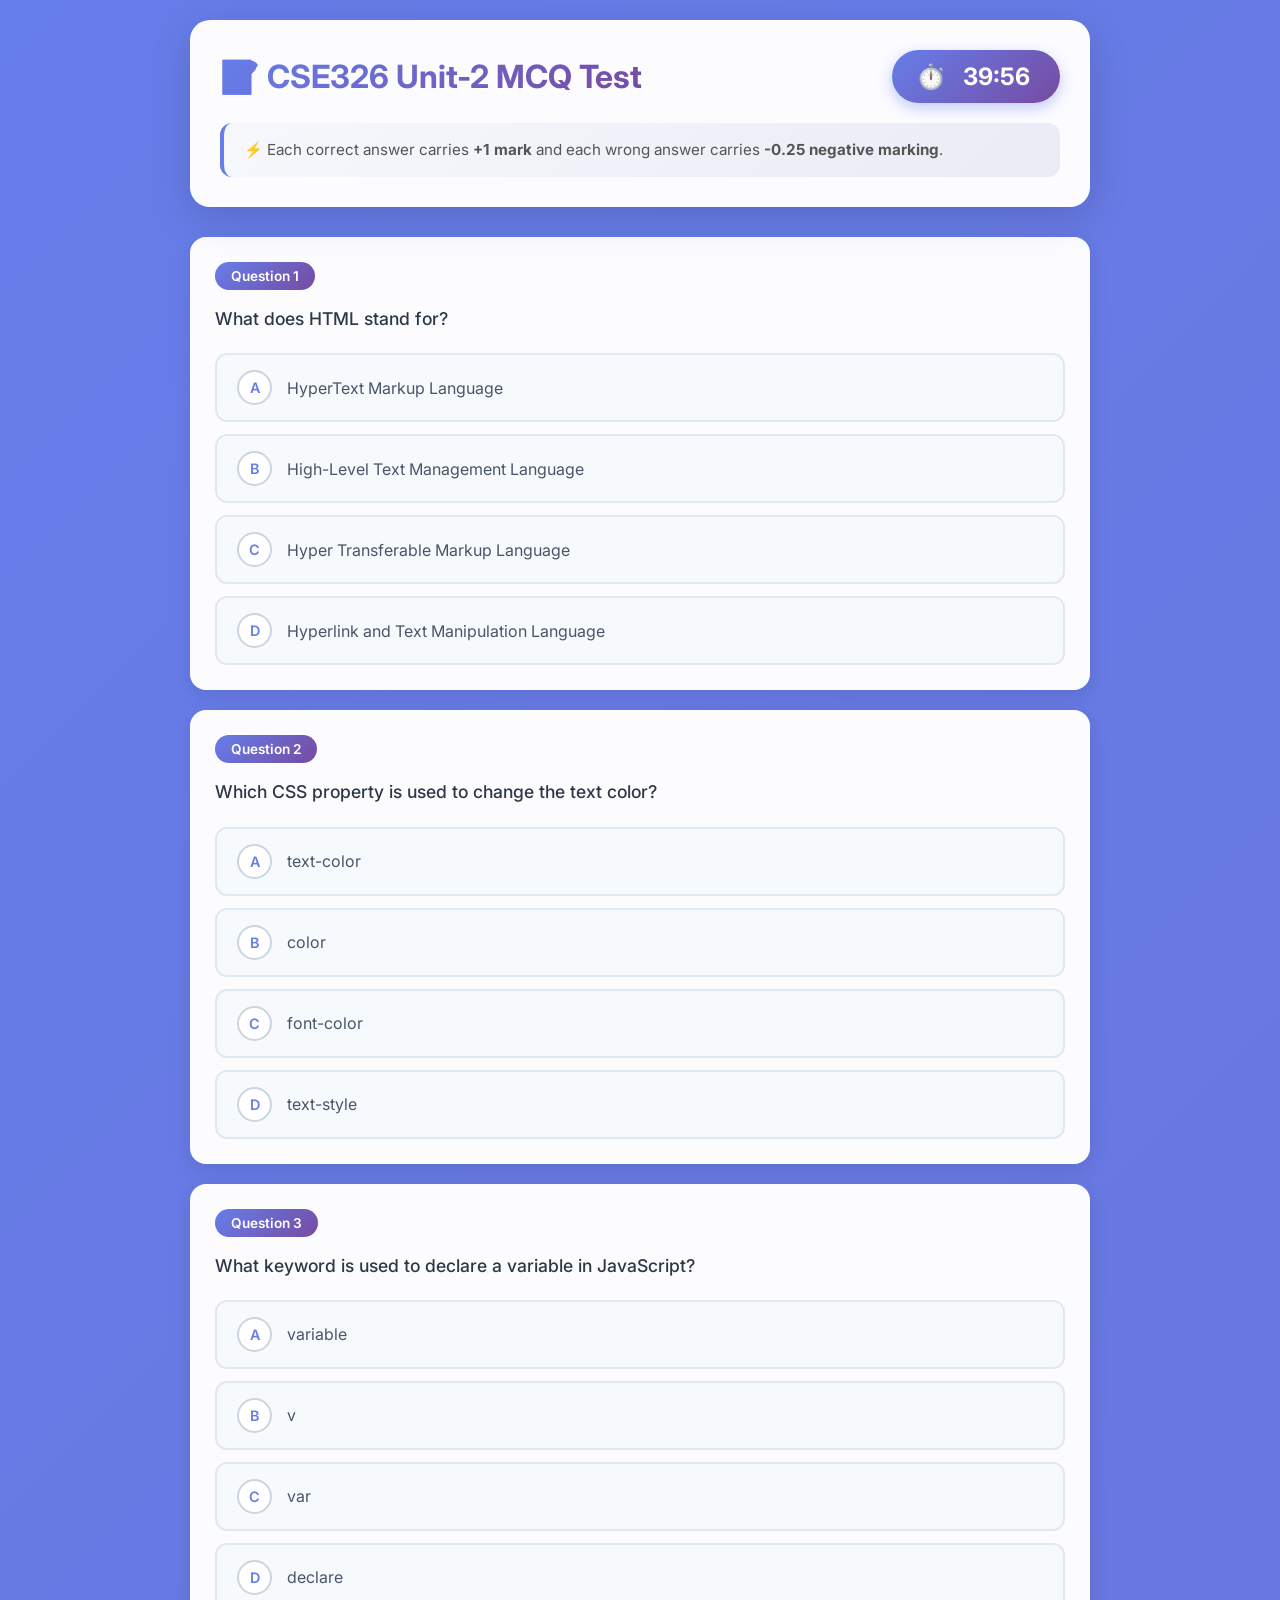
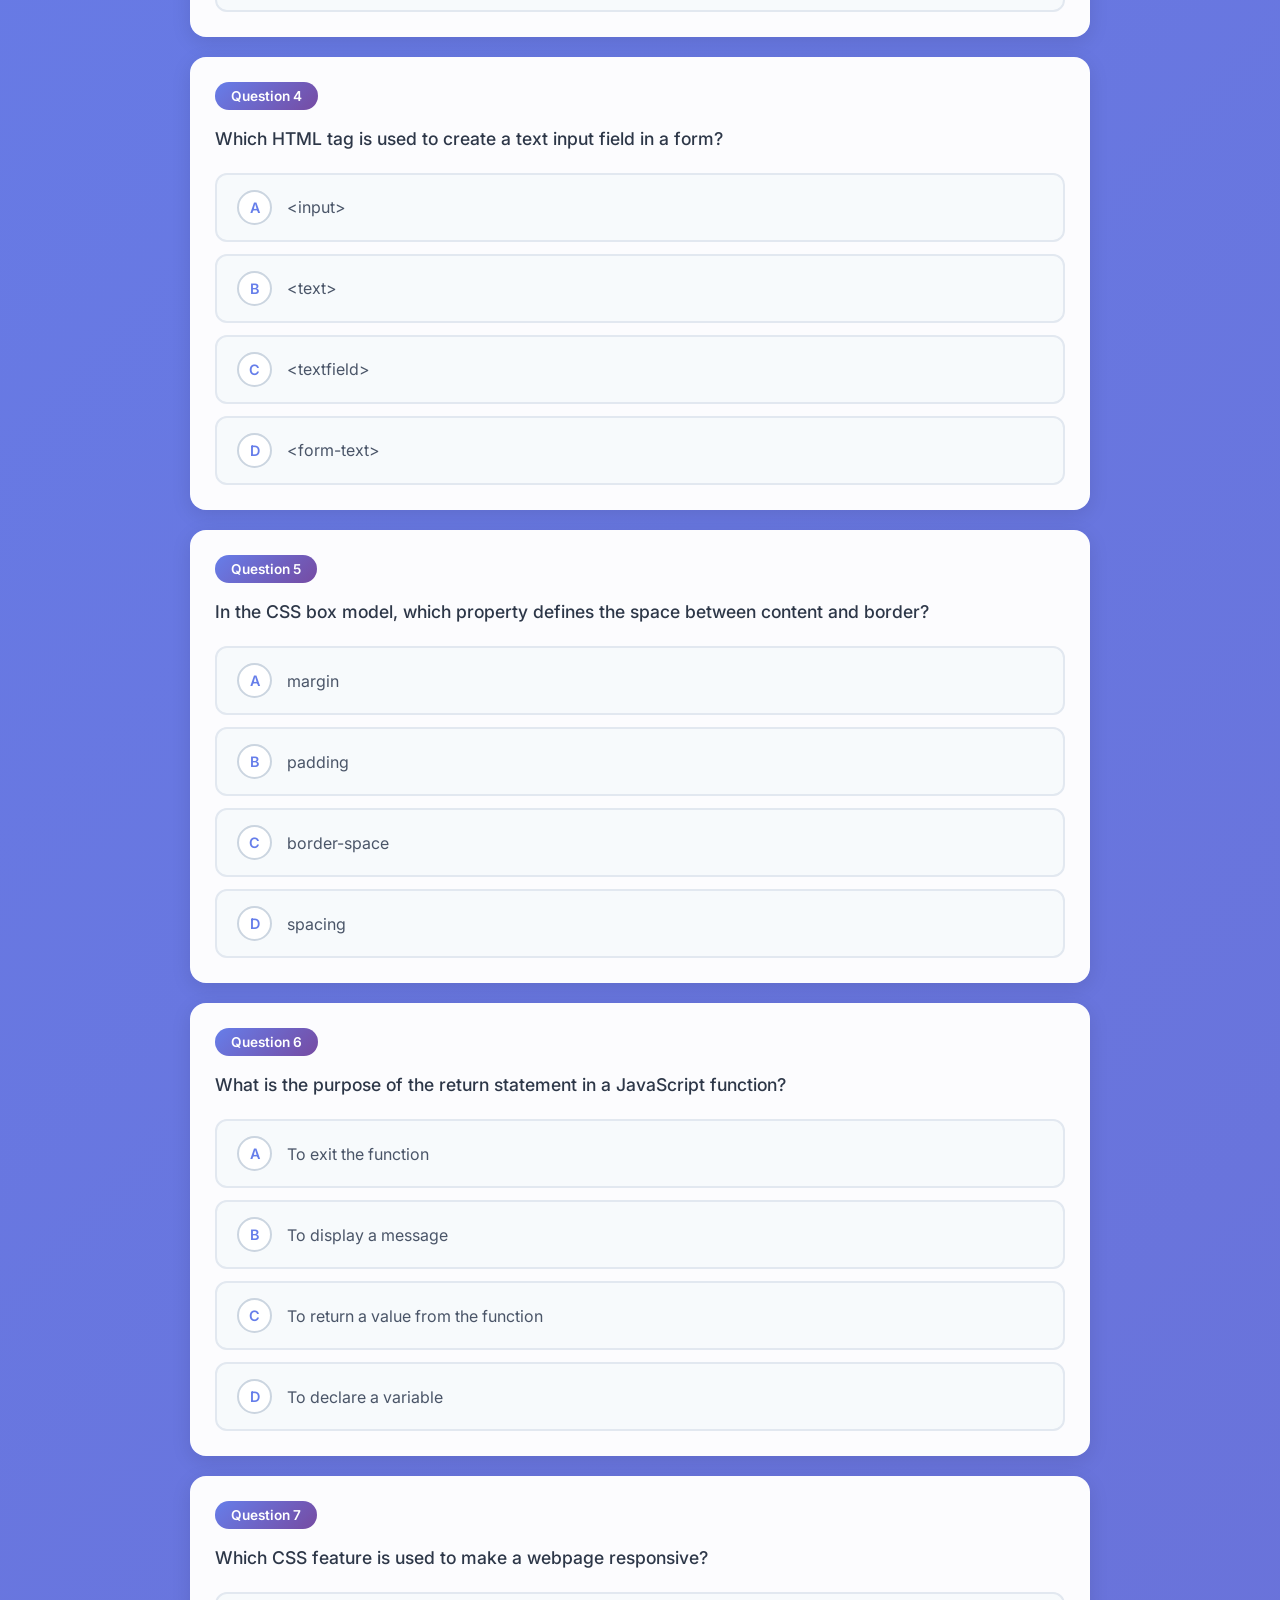
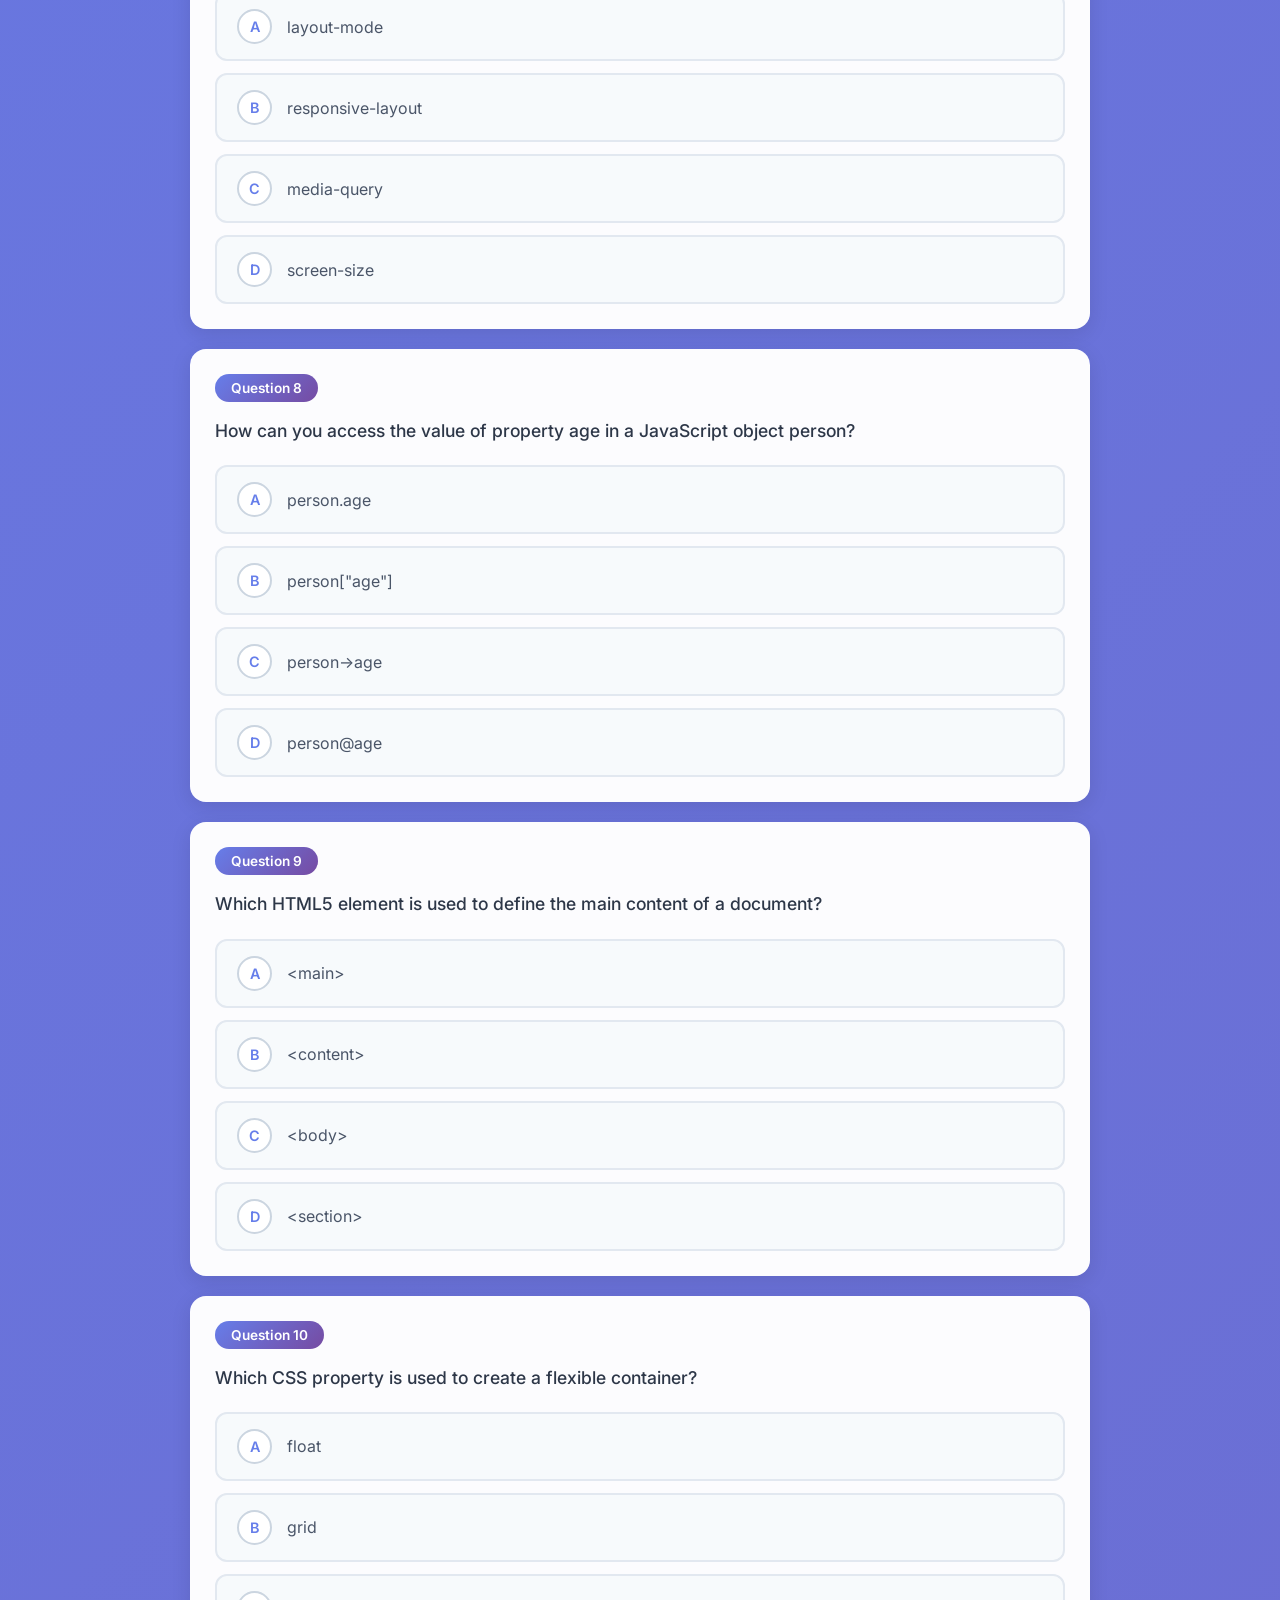
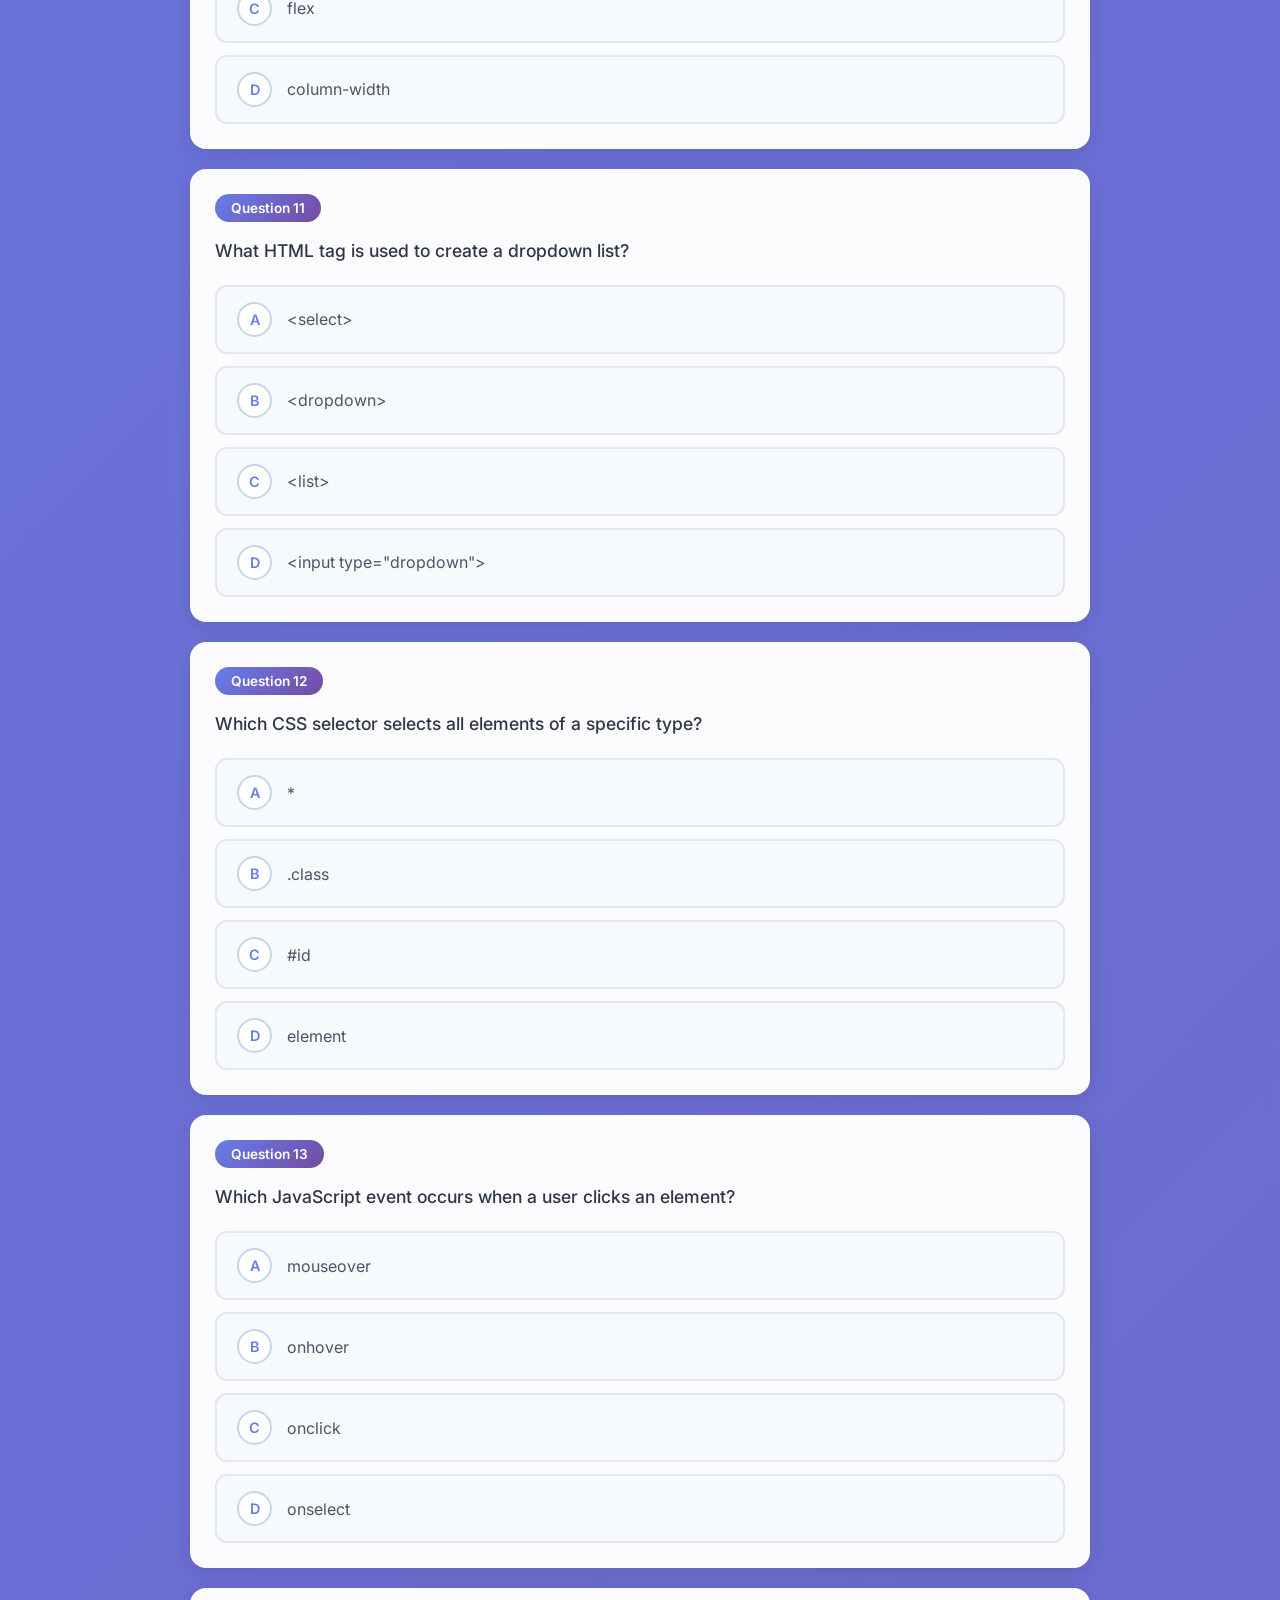
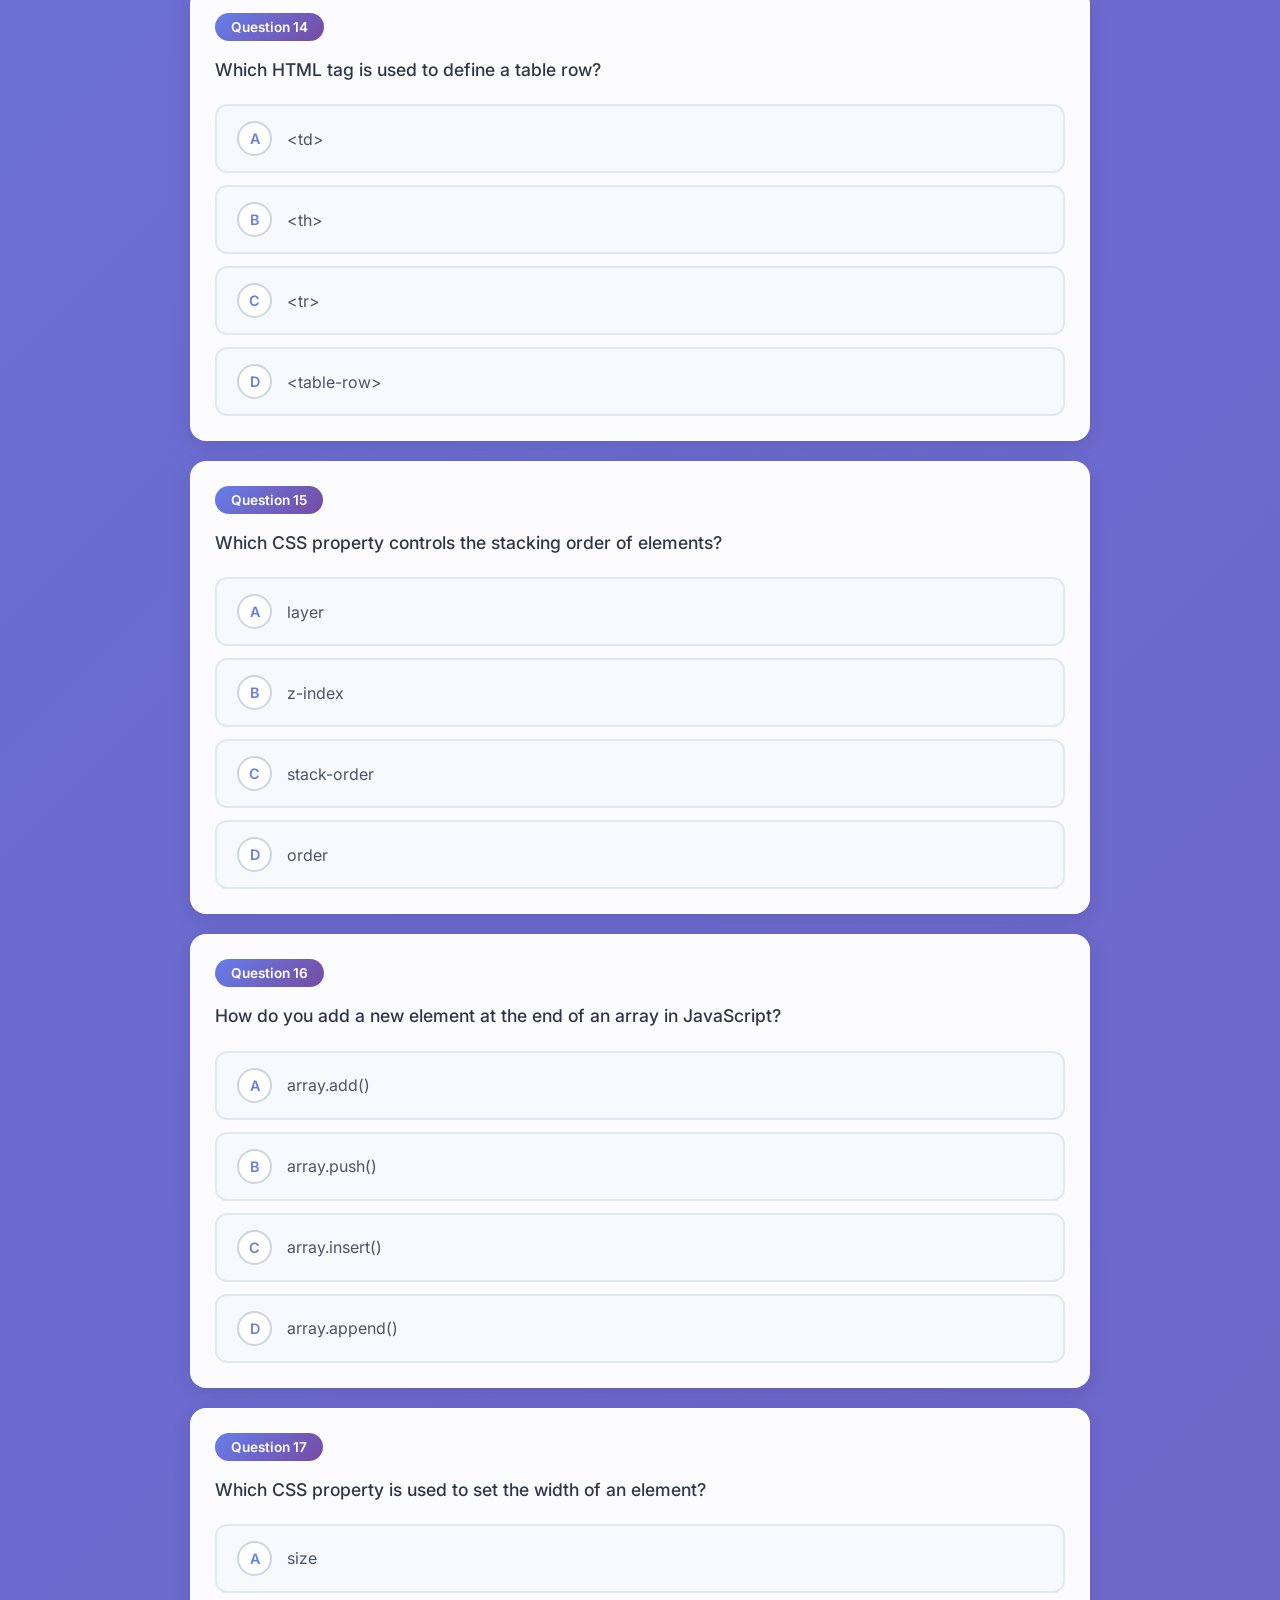
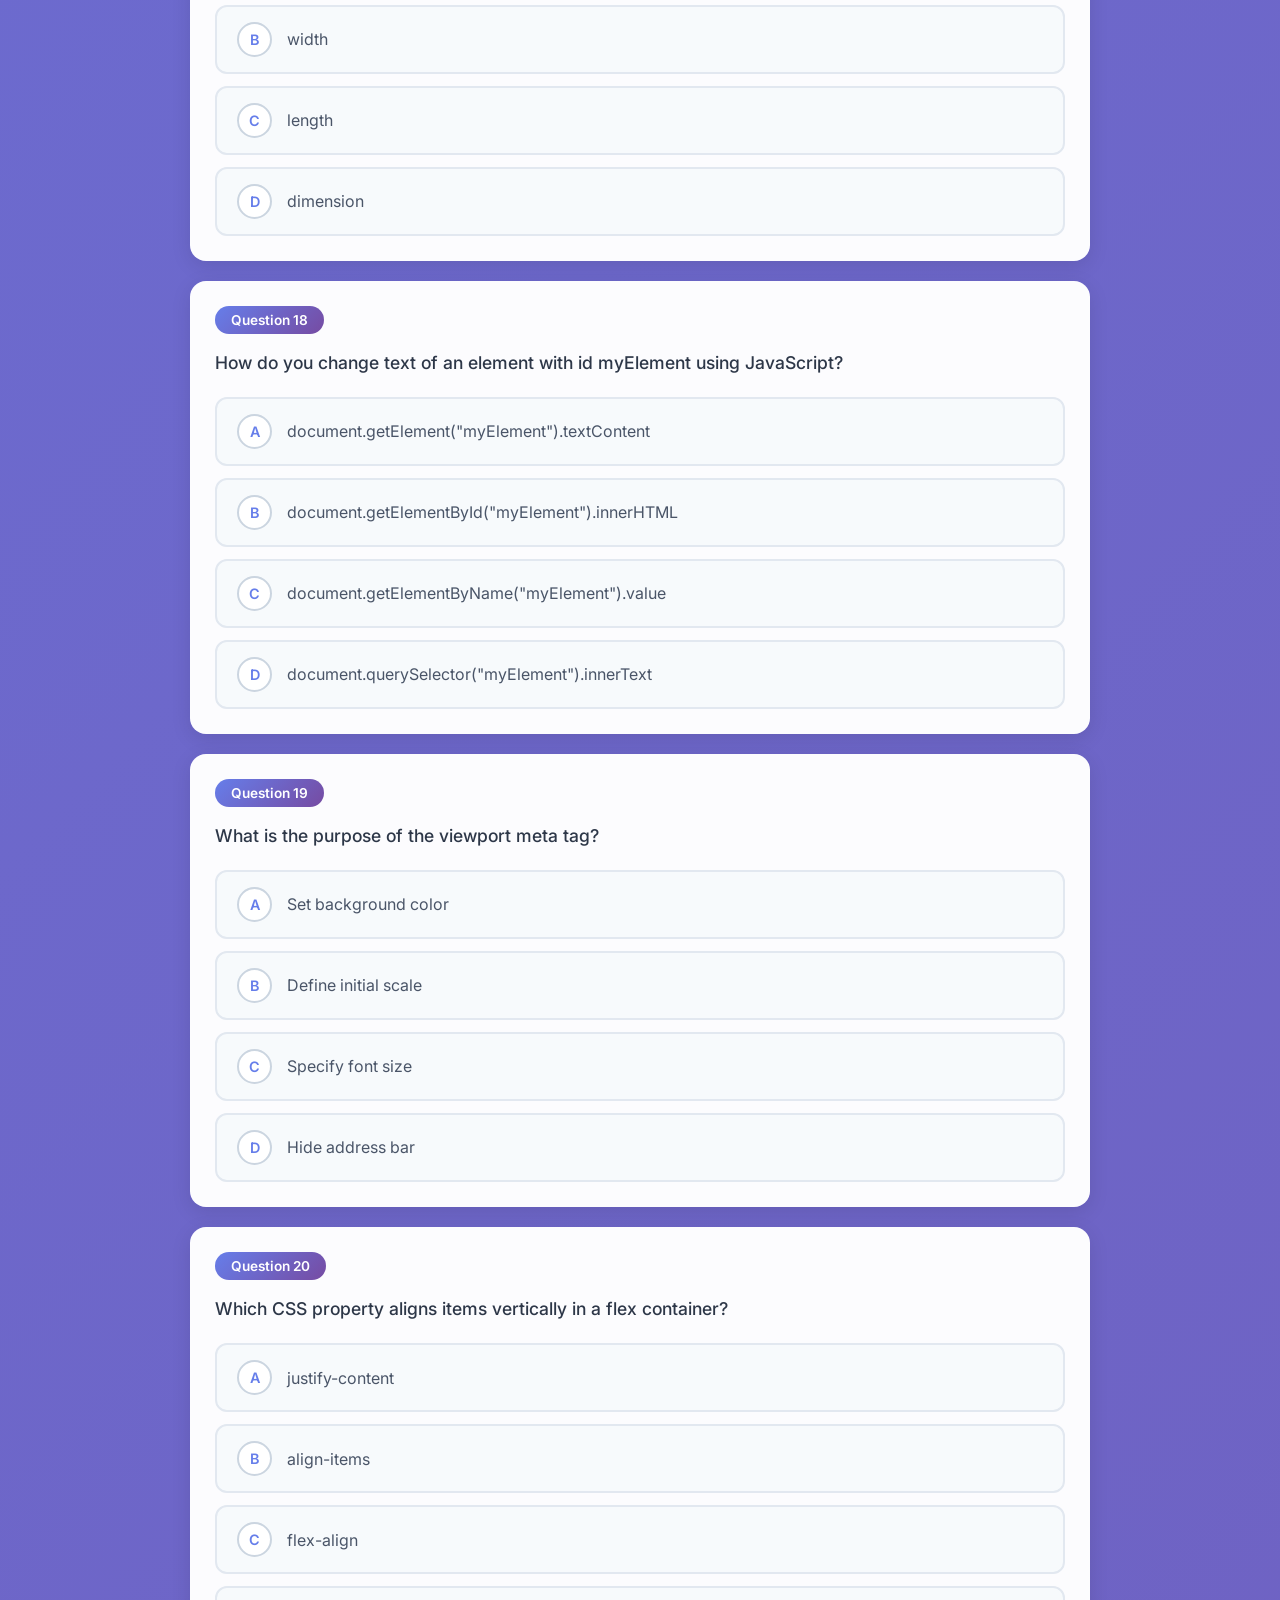
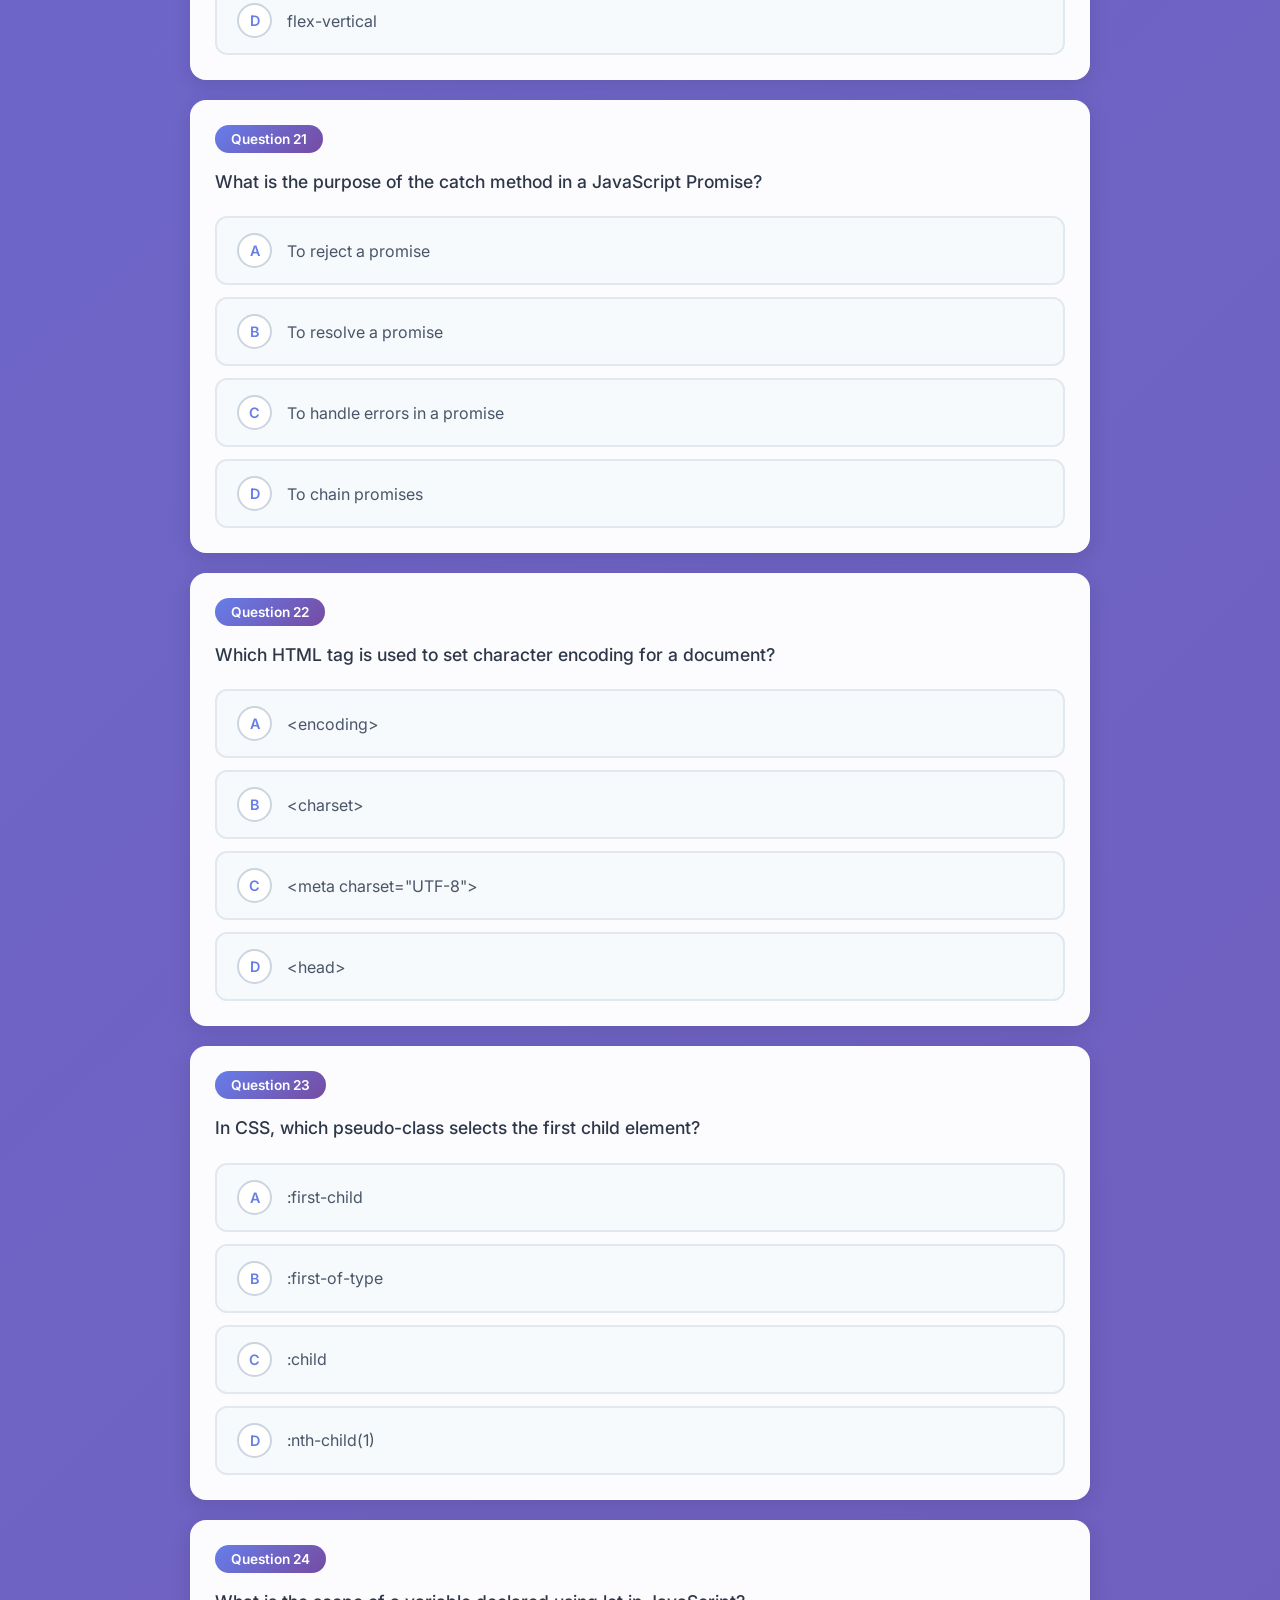
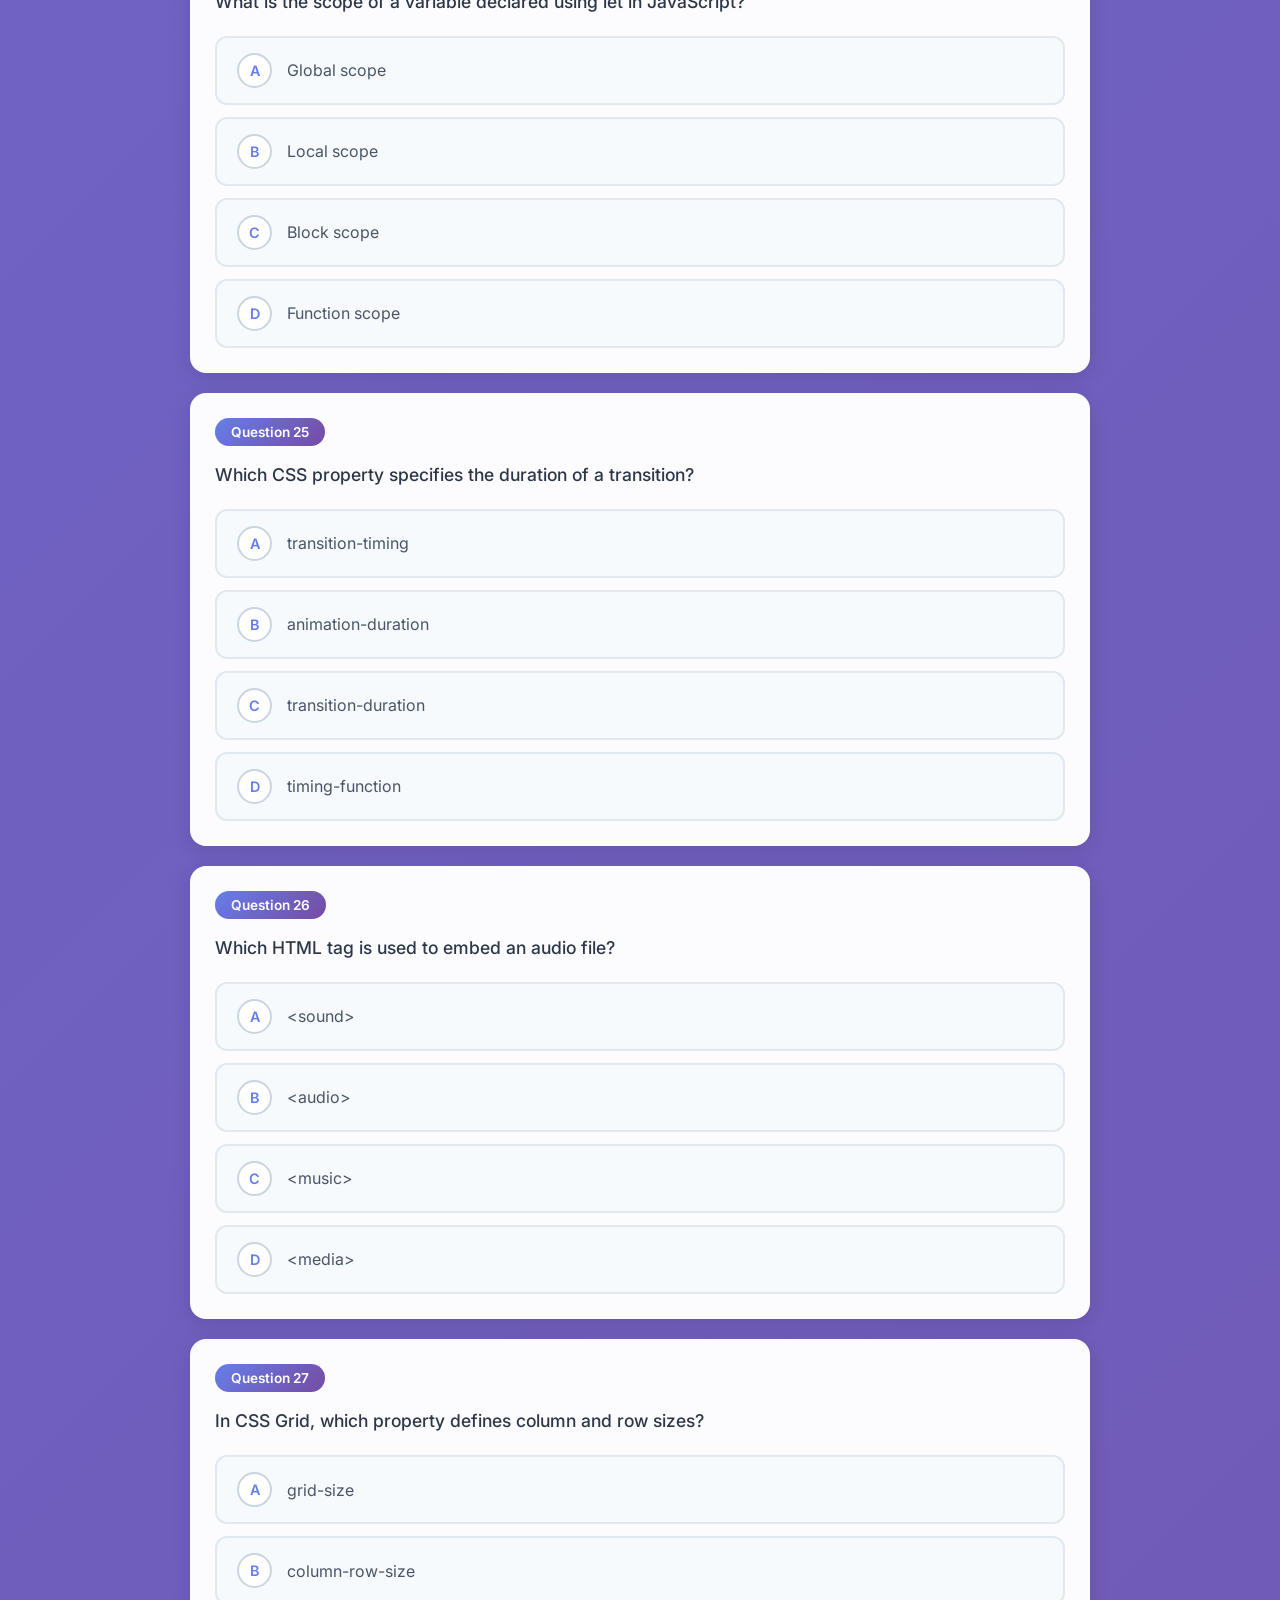
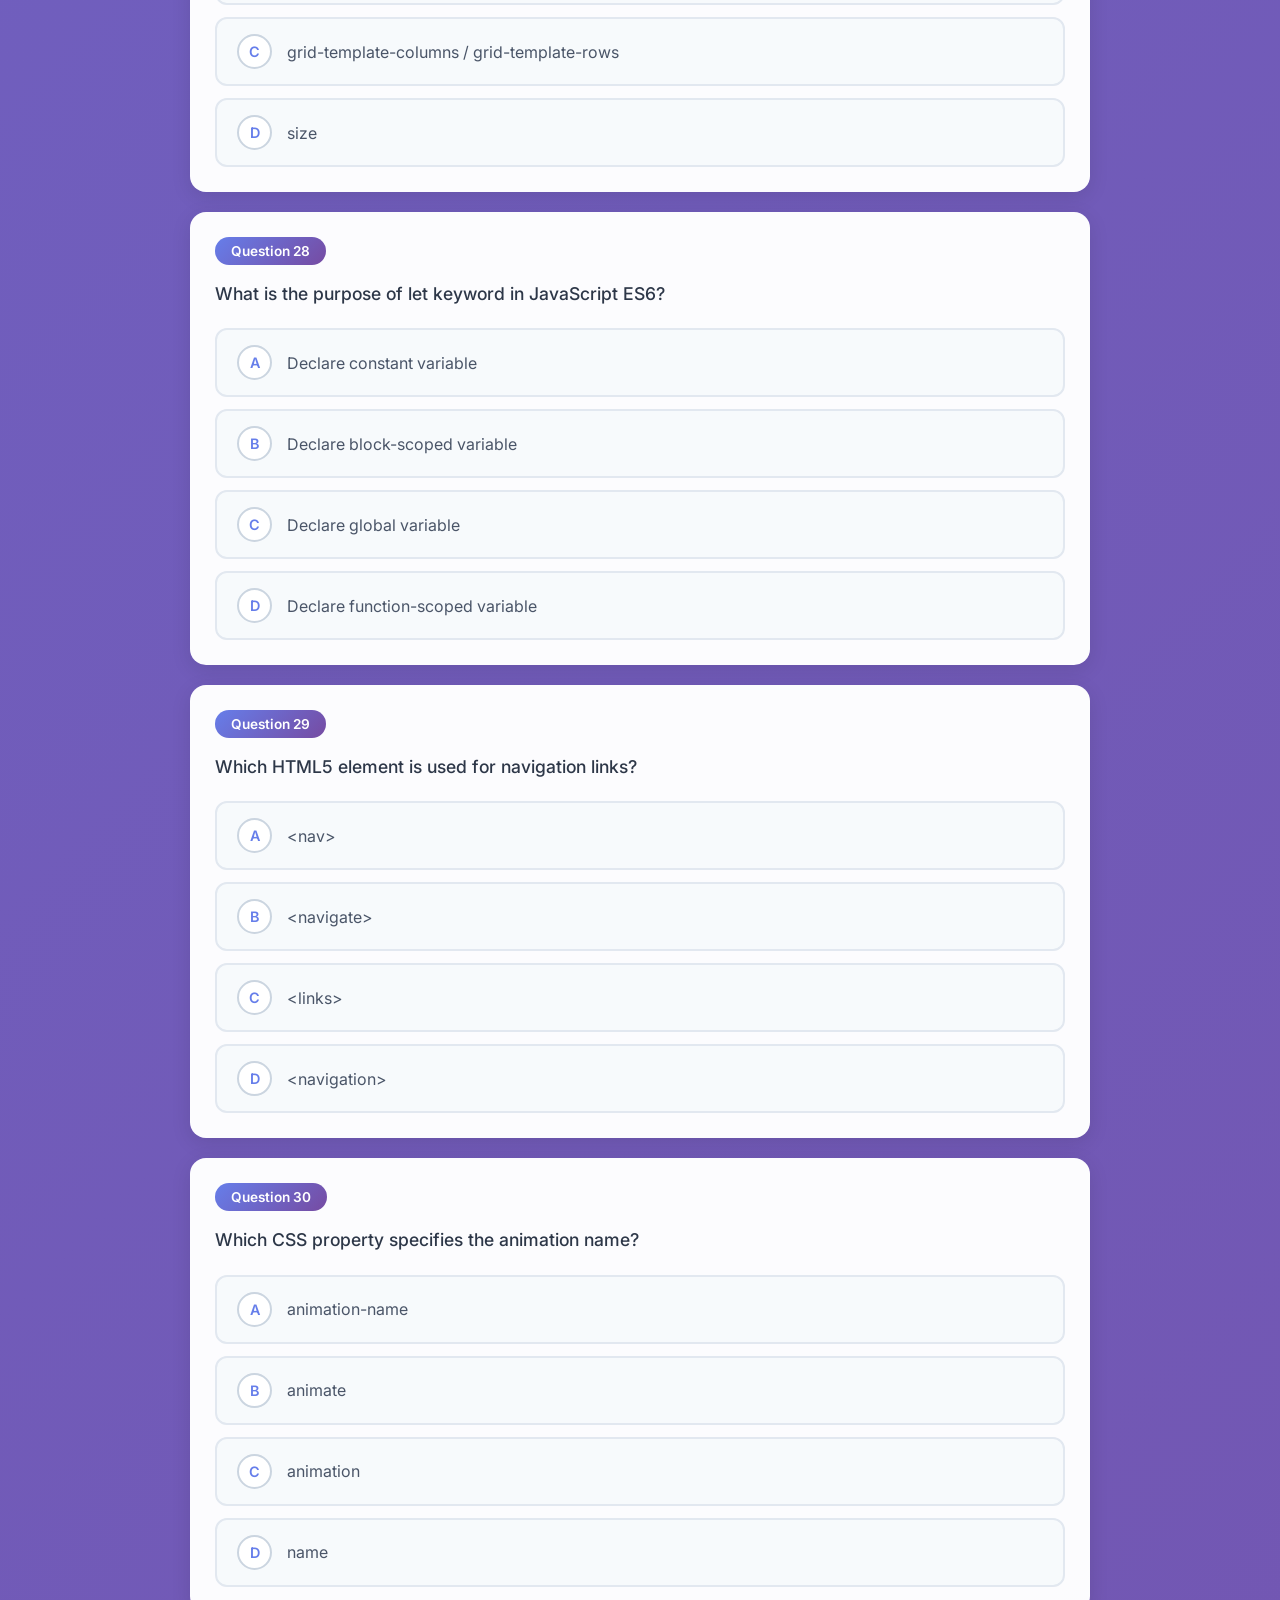
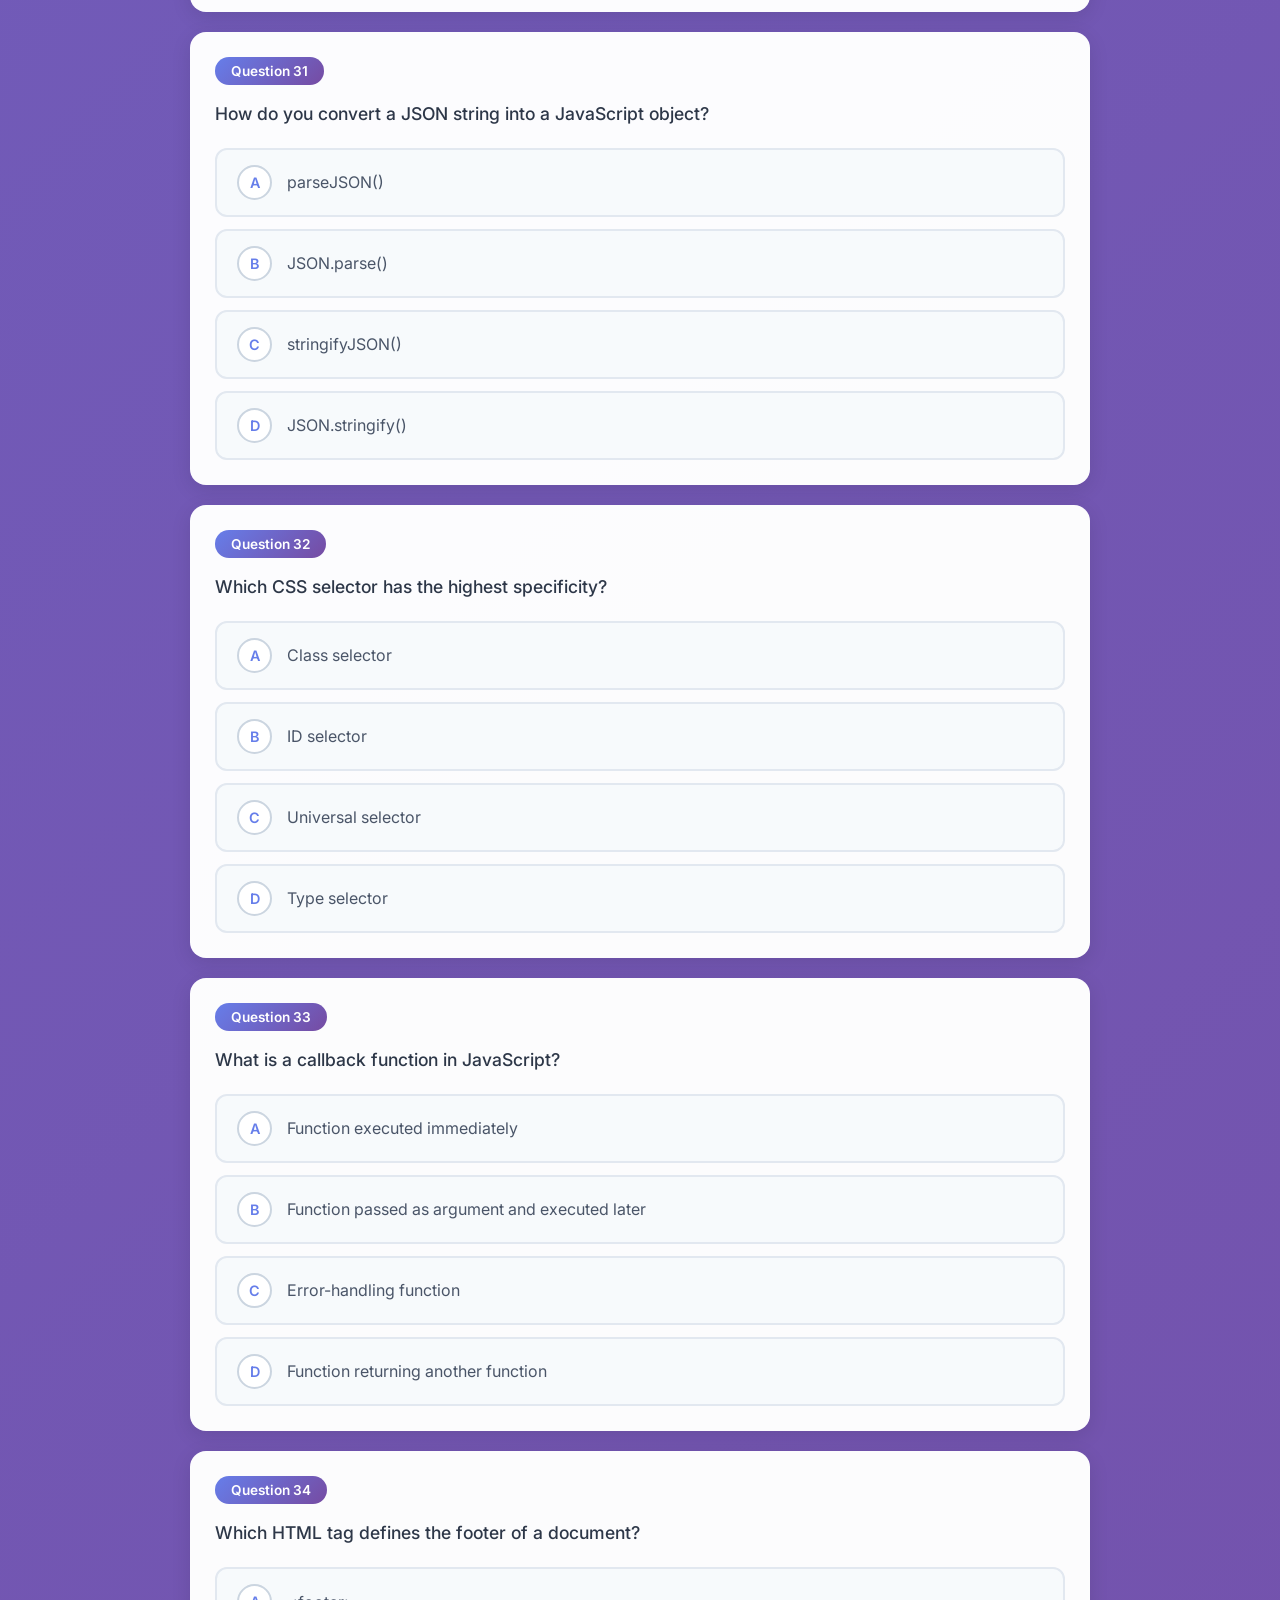
<file: cse326-unit2.html>
<!DOCTYPE html>
<html lang="en">

<head>
    <meta charset="UTF-8">
    <meta name="viewport" content="width=device-width, initial-scale=1.0">
    <title>CSE326 Unit-2 MCQ Test</title>
    <link rel="preconnect" href="https://fonts.googleapis.com">
    <link rel="preconnect" href="https://fonts.gstatic.com" crossorigin>
    <link href="https://fonts.googleapis.com/css2?family=Inter:wght@300;400;500;600;700&display=swap" rel="stylesheet">
    <link rel="stylesheet" href="cse326-unit1-style.css">
</head>

<body>
    <div class="container">
        <!-- Header with Timer -->
        <header class="header">
            <div class="header-content">
                <h1 class="title">📝 CSE326 Unit-2 MCQ Test</h1>
                <div class="timer-container">
                    <div class="timer-icon">⏱️</div>
                    <div class="timer" id="timer">30:00</div>
                </div>
            </div>
            <div class="instructions">
                <p>⚡ Each correct answer carries <strong>+1 mark</strong> and each wrong answer carries <strong>-0.25
                        negative marking</strong>.</p>
            </div>
        </header>

        <!-- Questions Container -->
        <div class="questions-container" id="questionsContainer">
            <!-- Question 1 -->
            <div class="question-card">
                <div class="question-header">
                    <span class="question-number">Question 1</span>
                </div>
                <p class="question-text">What does HTML stand for?</p>
                <div class="options">
                    <label class="option">
                        <input type="radio" name="q1" value="A">
                        <span class="option-label">A</span>
                        <span class="option-text">HyperText Markup Language</span>
                    </label>
                    <label class="option">
                        <input type="radio" name="q1" value="B">
                        <span class="option-label">B</span>
                        <span class="option-text">High-Level Text Management Language</span>
                    </label>
                    <label class="option">
                        <input type="radio" name="q1" value="C">
                        <span class="option-label">C</span>
                        <span class="option-text">Hyper Transferable Markup Language</span>
                    </label>
                    <label class="option">
                        <input type="radio" name="q1" value="D">
                        <span class="option-label">D</span>
                        <span class="option-text">Hyperlink and Text Manipulation Language</span>
                    </label>
                </div>
            </div>

            <!-- Question 2 -->
            <div class="question-card">
                <div class="question-header">
                    <span class="question-number">Question 2</span>
                </div>
                <p class="question-text">Which CSS property is used to change the text color?</p>
                <div class="options">
                    <label class="option">
                        <input type="radio" name="q2" value="A">
                        <span class="option-label">A</span>
                        <span class="option-text">text-color</span>
                    </label>
                    <label class="option">
                        <input type="radio" name="q2" value="B">
                        <span class="option-label">B</span>
                        <span class="option-text">color</span>
                    </label>
                    <label class="option">
                        <input type="radio" name="q2" value="C">
                        <span class="option-label">C</span>
                        <span class="option-text">font-color</span>
                    </label>
                    <label class="option">
                        <input type="radio" name="q2" value="D">
                        <span class="option-label">D</span>
                        <span class="option-text">text-style</span>
                    </label>
                </div>
            </div>

            <!-- Question 3 -->
            <div class="question-card">
                <div class="question-header">
                    <span class="question-number">Question 3</span>
                </div>
                <p class="question-text">What keyword is used to declare a variable in JavaScript?</p>
                <div class="options">
                    <label class="option">
                        <input type="radio" name="q3" value="A">
                        <span class="option-label">A</span>
                        <span class="option-text">variable</span>
                    </label>
                    <label class="option">
                        <input type="radio" name="q3" value="B">
                        <span class="option-label">B</span>
                        <span class="option-text">v</span>
                    </label>
                    <label class="option">
                        <input type="radio" name="q3" value="C">
                        <span class="option-label">C</span>
                        <span class="option-text">var</span>
                    </label>
                    <label class="option">
                        <input type="radio" name="q3" value="D">
                        <span class="option-label">D</span>
                        <span class="option-text">declare</span>
                    </label>
                </div>
            </div>

            <!-- Question 4 -->
            <div class="question-card">
                <div class="question-header">
                    <span class="question-number">Question 4</span>
                </div>
                <p class="question-text">Which HTML tag is used to create a text input field in a form?</p>
                <div class="options">
                    <label class="option">
                        <input type="radio" name="q4" value="A">
                        <span class="option-label">A</span>
                        <span class="option-text">&lt;input&gt;</span>
                    </label>
                    <label class="option">
                        <input type="radio" name="q4" value="B">
                        <span class="option-label">B</span>
                        <span class="option-text">&lt;text&gt;</span>
                    </label>
                    <label class="option">
                        <input type="radio" name="q4" value="C">
                        <span class="option-label">C</span>
                        <span class="option-text">&lt;textfield&gt;</span>
                    </label>
                    <label class="option">
                        <input type="radio" name="q4" value="D">
                        <span class="option-label">D</span>
                        <span class="option-text">&lt;form-text&gt;</span>
                    </label>
                </div>
            </div>

            <!-- Question 5 -->
            <div class="question-card">
                <div class="question-header">
                    <span class="question-number">Question 5</span>
                </div>
                <p class="question-text">In the CSS box model, which property defines the space between content and
                    border?</p>
                <div class="options">
                    <label class="option">
                        <input type="radio" name="q5" value="A">
                        <span class="option-label">A</span>
                        <span class="option-text">margin</span>
                    </label>
                    <label class="option">
                        <input type="radio" name="q5" value="B">
                        <span class="option-label">B</span>
                        <span class="option-text">padding</span>
                    </label>
                    <label class="option">
                        <input type="radio" name="q5" value="C">
                        <span class="option-label">C</span>
                        <span class="option-text">border-space</span>
                    </label>
                    <label class="option">
                        <input type="radio" name="q5" value="D">
                        <span class="option-label">D</span>
                        <span class="option-text">spacing</span>
                    </label>
                </div>
            </div>

            <!-- Question 6 -->
            <div class="question-card">
                <div class="question-header">
                    <span class="question-number">Question 6</span>
                </div>
                <p class="question-text">What is the purpose of the return statement in a JavaScript function?</p>
                <div class="options">
                    <label class="option">
                        <input type="radio" name="q6" value="A">
                        <span class="option-label">A</span>
                        <span class="option-text">To exit the function</span>
                    </label>
                    <label class="option">
                        <input type="radio" name="q6" value="B">
                        <span class="option-label">B</span>
                        <span class="option-text">To display a message</span>
                    </label>
                    <label class="option">
                        <input type="radio" name="q6" value="C">
                        <span class="option-label">C</span>
                        <span class="option-text">To return a value from the function</span>
                    </label>
                    <label class="option">
                        <input type="radio" name="q6" value="D">
                        <span class="option-label">D</span>
                        <span class="option-text">To declare a variable</span>
                    </label>
                </div>
            </div>

            <!-- Question 7 -->
            <div class="question-card">
                <div class="question-header">
                    <span class="question-number">Question 7</span>
                </div>
                <p class="question-text">Which CSS feature is used to make a webpage responsive?</p>
                <div class="options">
                    <label class="option">
                        <input type="radio" name="q7" value="A">
                        <span class="option-label">A</span>
                        <span class="option-text">layout-mode</span>
                    </label>
                    <label class="option">
                        <input type="radio" name="q7" value="B">
                        <span class="option-label">B</span>
                        <span class="option-text">responsive-layout</span>
                    </label>
                    <label class="option">
                        <input type="radio" name="q7" value="C">
                        <span class="option-label">C</span>
                        <span class="option-text">media-query</span>
                    </label>
                    <label class="option">
                        <input type="radio" name="q7" value="D">
                        <span class="option-label">D</span>
                        <span class="option-text">screen-size</span>
                    </label>
                </div>
            </div>

            <!-- Question 8 -->
            <div class="question-card">
                <div class="question-header">
                    <span class="question-number">Question 8</span>
                </div>
                <p class="question-text">How can you access the value of property age in a JavaScript object person?</p>
                <div class="options">
                    <label class="option">
                        <input type="radio" name="q8" value="A">
                        <span class="option-label">A</span>
                        <span class="option-text">person.age</span>
                    </label>
                    <label class="option">
                        <input type="radio" name="q8" value="B">
                        <span class="option-label">B</span>
                        <span class="option-text">person["age"]</span>
                    </label>
                    <label class="option">
                        <input type="radio" name="q8" value="C">
                        <span class="option-label">C</span>
                        <span class="option-text">person-&gt;age</span>
                    </label>
                    <label class="option">
                        <input type="radio" name="q8" value="D">
                        <span class="option-label">D</span>
                        <span class="option-text">person@age</span>
                    </label>
                </div>
            </div>

            <!-- Question 9 -->
            <div class="question-card">
                <div class="question-header">
                    <span class="question-number">Question 9</span>
                </div>
                <p class="question-text">Which HTML5 element is used to define the main content of a document?</p>
                <div class="options">
                    <label class="option">
                        <input type="radio" name="q9" value="A">
                        <span class="option-label">A</span>
                        <span class="option-text">&lt;main&gt;</span>
                    </label>
                    <label class="option">
                        <input type="radio" name="q9" value="B">
                        <span class="option-label">B</span>
                        <span class="option-text">&lt;content&gt;</span>
                    </label>
                    <label class="option">
                        <input type="radio" name="q9" value="C">
                        <span class="option-label">C</span>
                        <span class="option-text">&lt;body&gt;</span>
                    </label>
                    <label class="option">
                        <input type="radio" name="q9" value="D">
                        <span class="option-label">D</span>
                        <span class="option-text">&lt;section&gt;</span>
                    </label>
                </div>
            </div>

            <!-- Question 10 -->
            <div class="question-card">
                <div class="question-header">
                    <span class="question-number">Question 10</span>
                </div>
                <p class="question-text">Which CSS property is used to create a flexible container?</p>
                <div class="options">
                    <label class="option">
                        <input type="radio" name="q10" value="A">
                        <span class="option-label">A</span>
                        <span class="option-text">float</span>
                    </label>
                    <label class="option">
                        <input type="radio" name="q10" value="B">
                        <span class="option-label">B</span>
                        <span class="option-text">grid</span>
                    </label>
                    <label class="option">
                        <input type="radio" name="q10" value="C">
                        <span class="option-label">C</span>
                        <span class="option-text">flex</span>
                    </label>
                    <label class="option">
                        <input type="radio" name="q10" value="D">
                        <span class="option-label">D</span>
                        <span class="option-text">column-width</span>
                    </label>
                </div>
            </div>

            <!-- Question 11 -->
            <div class="question-card">
                <div class="question-header">
                    <span class="question-number">Question 11</span>
                </div>
                <p class="question-text">What HTML tag is used to create a dropdown list?</p>
                <div class="options">
                    <label class="option">
                        <input type="radio" name="q11" value="A">
                        <span class="option-label">A</span>
                        <span class="option-text">&lt;select&gt;</span>
                    </label>
                    <label class="option">
                        <input type="radio" name="q11" value="B">
                        <span class="option-label">B</span>
                        <span class="option-text">&lt;dropdown&gt;</span>
                    </label>
                    <label class="option">
                        <input type="radio" name="q11" value="C">
                        <span class="option-label">C</span>
                        <span class="option-text">&lt;list&gt;</span>
                    </label>
                    <label class="option">
                        <input type="radio" name="q11" value="D">
                        <span class="option-label">D</span>
                        <span class="option-text">&lt;input type="dropdown"&gt;</span>
                    </label>
                </div>
            </div>

            <!-- Question 12 -->
            <div class="question-card">
                <div class="question-header">
                    <span class="question-number">Question 12</span>
                </div>
                <p class="question-text">Which CSS selector selects all elements of a specific type?</p>
                <div class="options">
                    <label class="option">
                        <input type="radio" name="q12" value="A">
                        <span class="option-label">A</span>
                        <span class="option-text">*</span>
                    </label>
                    <label class="option">
                        <input type="radio" name="q12" value="B">
                        <span class="option-label">B</span>
                        <span class="option-text">.class</span>
                    </label>
                    <label class="option">
                        <input type="radio" name="q12" value="C">
                        <span class="option-label">C</span>
                        <span class="option-text">#id</span>
                    </label>
                    <label class="option">
                        <input type="radio" name="q12" value="D">
                        <span class="option-label">D</span>
                        <span class="option-text">element</span>
                    </label>
                </div>
            </div>

            <!-- Question 13 -->
            <div class="question-card">
                <div class="question-header">
                    <span class="question-number">Question 13</span>
                </div>
                <p class="question-text">Which JavaScript event occurs when a user clicks an element?</p>
                <div class="options">
                    <label class="option">
                        <input type="radio" name="q13" value="A">
                        <span class="option-label">A</span>
                        <span class="option-text">mouseover</span>
                    </label>
                    <label class="option">
                        <input type="radio" name="q13" value="B">
                        <span class="option-label">B</span>
                        <span class="option-text">onhover</span>
                    </label>
                    <label class="option">
                        <input type="radio" name="q13" value="C">
                        <span class="option-label">C</span>
                        <span class="option-text">onclick</span>
                    </label>
                    <label class="option">
                        <input type="radio" name="q13" value="D">
                        <span class="option-label">D</span>
                        <span class="option-text">onselect</span>
                    </label>
                </div>
            </div>

            <!-- Question 14 -->
            <div class="question-card">
                <div class="question-header">
                    <span class="question-number">Question 14</span>
                </div>
                <p class="question-text">Which HTML tag is used to define a table row?</p>
                <div class="options">
                    <label class="option">
                        <input type="radio" name="q14" value="A">
                        <span class="option-label">A</span>
                        <span class="option-text">&lt;td&gt;</span>
                    </label>
                    <label class="option">
                        <input type="radio" name="q14" value="B">
                        <span class="option-label">B</span>
                        <span class="option-text">&lt;th&gt;</span>
                    </label>
                    <label class="option">
                        <input type="radio" name="q14" value="C">
                        <span class="option-label">C</span>
                        <span class="option-text">&lt;tr&gt;</span>
                    </label>
                    <label class="option">
                        <input type="radio" name="q14" value="D">
                        <span class="option-label">D</span>
                        <span class="option-text">&lt;table-row&gt;</span>
                    </label>
                </div>
            </div>

            <!-- Question 15 -->
            <div class="question-card">
                <div class="question-header">
                    <span class="question-number">Question 15</span>
                </div>
                <p class="question-text">Which CSS property controls the stacking order of elements?</p>
                <div class="options">
                    <label class="option">
                        <input type="radio" name="q15" value="A">
                        <span class="option-label">A</span>
                        <span class="option-text">layer</span>
                    </label>
                    <label class="option">
                        <input type="radio" name="q15" value="B">
                        <span class="option-label">B</span>
                        <span class="option-text">z-index</span>
                    </label>
                    <label class="option">
                        <input type="radio" name="q15" value="C">
                        <span class="option-label">C</span>
                        <span class="option-text">stack-order</span>
                    </label>
                    <label class="option">
                        <input type="radio" name="q15" value="D">
                        <span class="option-label">D</span>
                        <span class="option-text">order</span>
                    </label>
                </div>
            </div>

            <!-- Question 16 -->
            <div class="question-card">
                <div class="question-header">
                    <span class="question-number">Question 16</span>
                </div>
                <p class="question-text">How do you add a new element at the end of an array in JavaScript?</p>
                <div class="options">
                    <label class="option">
                        <input type="radio" name="q16" value="A">
                        <span class="option-label">A</span>
                        <span class="option-text">array.add()</span>
                    </label>
                    <label class="option">
                        <input type="radio" name="q16" value="B">
                        <span class="option-label">B</span>
                        <span class="option-text">array.push()</span>
                    </label>
                    <label class="option">
                        <input type="radio" name="q16" value="C">
                        <span class="option-label">C</span>
                        <span class="option-text">array.insert()</span>
                    </label>
                    <label class="option">
                        <input type="radio" name="q16" value="D">
                        <span class="option-label">D</span>
                        <span class="option-text">array.append()</span>
                    </label>
                </div>
            </div>

            <!-- Question 17 -->
            <div class="question-card">
                <div class="question-header">
                    <span class="question-number">Question 17</span>
                </div>
                <p class="question-text">Which CSS property is used to set the width of an element?</p>
                <div class="options">
                    <label class="option">
                        <input type="radio" name="q17" value="A">
                        <span class="option-label">A</span>
                        <span class="option-text">size</span>
                    </label>
                    <label class="option">
                        <input type="radio" name="q17" value="B">
                        <span class="option-label">B</span>
                        <span class="option-text">width</span>
                    </label>
                    <label class="option">
                        <input type="radio" name="q17" value="C">
                        <span class="option-label">C</span>
                        <span class="option-text">length</span>
                    </label>
                    <label class="option">
                        <input type="radio" name="q17" value="D">
                        <span class="option-label">D</span>
                        <span class="option-text">dimension</span>
                    </label>
                </div>
            </div>

            <!-- Question 18 -->
            <div class="question-card">
                <div class="question-header">
                    <span class="question-number">Question 18</span>
                </div>
                <p class="question-text">How do you change text of an element with id myElement using JavaScript?</p>
                <div class="options">
                    <label class="option">
                        <input type="radio" name="q18" value="A">
                        <span class="option-label">A</span>
                        <span class="option-text">document.getElement("myElement").textContent</span>
                    </label>
                    <label class="option">
                        <input type="radio" name="q18" value="B">
                        <span class="option-label">B</span>
                        <span class="option-text">document.getElementById("myElement").innerHTML</span>
                    </label>
                    <label class="option">
                        <input type="radio" name="q18" value="C">
                        <span class="option-label">C</span>
                        <span class="option-text">document.getElementByName("myElement").value</span>
                    </label>
                    <label class="option">
                        <input type="radio" name="q18" value="D">
                        <span class="option-label">D</span>
                        <span class="option-text">document.querySelector("myElement").innerText</span>
                    </label>
                </div>
            </div>

            <!-- Question 19 -->
            <div class="question-card">
                <div class="question-header">
                    <span class="question-number">Question 19</span>
                </div>
                <p class="question-text">What is the purpose of the viewport meta tag?</p>
                <div class="options">
                    <label class="option">
                        <input type="radio" name="q19" value="A">
                        <span class="option-label">A</span>
                        <span class="option-text">Set background color</span>
                    </label>
                    <label class="option">
                        <input type="radio" name="q19" value="B">
                        <span class="option-label">B</span>
                        <span class="option-text">Define initial scale</span>
                    </label>
                    <label class="option">
                        <input type="radio" name="q19" value="C">
                        <span class="option-label">C</span>
                        <span class="option-text">Specify font size</span>
                    </label>
                    <label class="option">
                        <input type="radio" name="q19" value="D">
                        <span class="option-label">D</span>
                        <span class="option-text">Hide address bar</span>
                    </label>
                </div>
            </div>

            <!-- Question 20 -->
            <div class="question-card">
                <div class="question-header">
                    <span class="question-number">Question 20</span>
                </div>
                <p class="question-text">Which CSS property aligns items vertically in a flex container?</p>
                <div class="options">
                    <label class="option">
                        <input type="radio" name="q20" value="A">
                        <span class="option-label">A</span>
                        <span class="option-text">justify-content</span>
                    </label>
                    <label class="option">
                        <input type="radio" name="q20" value="B">
                        <span class="option-label">B</span>
                        <span class="option-text">align-items</span>
                    </label>
                    <label class="option">
                        <input type="radio" name="q20" value="C">
                        <span class="option-label">C</span>
                        <span class="option-text">flex-align</span>
                    </label>
                    <label class="option">
                        <input type="radio" name="q20" value="D">
                        <span class="option-label">D</span>
                        <span class="option-text">flex-vertical</span>
                    </label>
                </div>
            </div>

            <!-- Question 21 -->
            <div class="question-card">
                <div class="question-header">
                    <span class="question-number">Question 21</span>
                </div>
                <p class="question-text">What is the purpose of the catch method in a JavaScript Promise?</p>
                <div class="options">
                    <label class="option">
                        <input type="radio" name="q21" value="A">
                        <span class="option-label">A</span>
                        <span class="option-text">To reject a promise</span>
                    </label>
                    <label class="option">
                        <input type="radio" name="q21" value="B">
                        <span class="option-label">B</span>
                        <span class="option-text">To resolve a promise</span>
                    </label>
                    <label class="option">
                        <input type="radio" name="q21" value="C">
                        <span class="option-label">C</span>
                        <span class="option-text">To handle errors in a promise</span>
                    </label>
                    <label class="option">
                        <input type="radio" name="q21" value="D">
                        <span class="option-label">D</span>
                        <span class="option-text">To chain promises</span>
                    </label>
                </div>
            </div>

            <!-- Question 22 -->
            <div class="question-card">
                <div class="question-header">
                    <span class="question-number">Question 22</span>
                </div>
                <p class="question-text">Which HTML tag is used to set character encoding for a document?</p>
                <div class="options">
                    <label class="option">
                        <input type="radio" name="q22" value="A">
                        <span class="option-label">A</span>
                        <span class="option-text">&lt;encoding&gt;</span>
                    </label>
                    <label class="option">
                        <input type="radio" name="q22" value="B">
                        <span class="option-label">B</span>
                        <span class="option-text">&lt;charset&gt;</span>
                    </label>
                    <label class="option">
                        <input type="radio" name="q22" value="C">
                        <span class="option-label">C</span>
                        <span class="option-text">&lt;meta charset="UTF-8"&gt;</span>
                    </label>
                    <label class="option">
                        <input type="radio" name="q22" value="D">
                        <span class="option-label">D</span>
                        <span class="option-text">&lt;head&gt;</span>
                    </label>
                </div>
            </div>

            <!-- Question 23 -->
            <div class="question-card">
                <div class="question-header">
                    <span class="question-number">Question 23</span>
                </div>
                <p class="question-text">In CSS, which pseudo-class selects the first child element?</p>
                <div class="options">
                    <label class="option">
                        <input type="radio" name="q23" value="A">
                        <span class="option-label">A</span>
                        <span class="option-text">:first-child</span>
                    </label>
                    <label class="option">
                        <input type="radio" name="q23" value="B">
                        <span class="option-label">B</span>
                        <span class="option-text">:first-of-type</span>
                    </label>
                    <label class="option">
                        <input type="radio" name="q23" value="C">
                        <span class="option-label">C</span>
                        <span class="option-text">:child</span>
                    </label>
                    <label class="option">
                        <input type="radio" name="q23" value="D">
                        <span class="option-label">D</span>
                        <span class="option-text">:nth-child(1)</span>
                    </label>
                </div>
            </div>

            <!-- Question 24 -->
            <div class="question-card">
                <div class="question-header">
                    <span class="question-number">Question 24</span>
                </div>
                <p class="question-text">What is the scope of a variable declared using let in JavaScript?</p>
                <div class="options">
                    <label class="option">
                        <input type="radio" name="q24" value="A">
                        <span class="option-label">A</span>
                        <span class="option-text">Global scope</span>
                    </label>
                    <label class="option">
                        <input type="radio" name="q24" value="B">
                        <span class="option-label">B</span>
                        <span class="option-text">Local scope</span>
                    </label>
                    <label class="option">
                        <input type="radio" name="q24" value="C">
                        <span class="option-label">C</span>
                        <span class="option-text">Block scope</span>
                    </label>
                    <label class="option">
                        <input type="radio" name="q24" value="D">
                        <span class="option-label">D</span>
                        <span class="option-text">Function scope</span>
                    </label>
                </div>
            </div>

            <!-- Question 25 -->
            <div class="question-card">
                <div class="question-header">
                    <span class="question-number">Question 25</span>
                </div>
                <p class="question-text">Which CSS property specifies the duration of a transition?</p>
                <div class="options">
                    <label class="option">
                        <input type="radio" name="q25" value="A">
                        <span class="option-label">A</span>
                        <span class="option-text">transition-timing</span>
                    </label>
                    <label class="option">
                        <input type="radio" name="q25" value="B">
                        <span class="option-label">B</span>
                        <span class="option-text">animation-duration</span>
                    </label>
                    <label class="option">
                        <input type="radio" name="q25" value="C">
                        <span class="option-label">C</span>
                        <span class="option-text">transition-duration</span>
                    </label>
                    <label class="option">
                        <input type="radio" name="q25" value="D">
                        <span class="option-label">D</span>
                        <span class="option-text">timing-function</span>
                    </label>
                </div>
            </div>

            <!-- Question 26 -->
            <div class="question-card">
                <div class="question-header">
                    <span class="question-number">Question 26</span>
                </div>
                <p class="question-text">Which HTML tag is used to embed an audio file?</p>
                <div class="options">
                    <label class="option">
                        <input type="radio" name="q26" value="A">
                        <span class="option-label">A</span>
                        <span class="option-text">&lt;sound&gt;</span>
                    </label>
                    <label class="option">
                        <input type="radio" name="q26" value="B">
                        <span class="option-label">B</span>
                        <span class="option-text">&lt;audio&gt;</span>
                    </label>
                    <label class="option">
                        <input type="radio" name="q26" value="C">
                        <span class="option-label">C</span>
                        <span class="option-text">&lt;music&gt;</span>
                    </label>
                    <label class="option">
                        <input type="radio" name="q26" value="D">
                        <span class="option-label">D</span>
                        <span class="option-text">&lt;media&gt;</span>
                    </label>
                </div>
            </div>

            <!-- Question 27 -->
            <div class="question-card">
                <div class="question-header">
                    <span class="question-number">Question 27</span>
                </div>
                <p class="question-text">In CSS Grid, which property defines column and row sizes?</p>
                <div class="options">
                    <label class="option">
                        <input type="radio" name="q27" value="A">
                        <span class="option-label">A</span>
                        <span class="option-text">grid-size</span>
                    </label>
                    <label class="option">
                        <input type="radio" name="q27" value="B">
                        <span class="option-label">B</span>
                        <span class="option-text">column-row-size</span>
                    </label>
                    <label class="option">
                        <input type="radio" name="q27" value="C">
                        <span class="option-label">C</span>
                        <span class="option-text">grid-template-columns / grid-template-rows</span>
                    </label>
                    <label class="option">
                        <input type="radio" name="q27" value="D">
                        <span class="option-label">D</span>
                        <span class="option-text">size</span>
                    </label>
                </div>
            </div>

            <!-- Question 28 -->
            <div class="question-card">
                <div class="question-header">
                    <span class="question-number">Question 28</span>
                </div>
                <p class="question-text">What is the purpose of let keyword in JavaScript ES6?</p>
                <div class="options">
                    <label class="option">
                        <input type="radio" name="q28" value="A">
                        <span class="option-label">A</span>
                        <span class="option-text">Declare constant variable</span>
                    </label>
                    <label class="option">
                        <input type="radio" name="q28" value="B">
                        <span class="option-label">B</span>
                        <span class="option-text">Declare block-scoped variable</span>
                    </label>
                    <label class="option">
                        <input type="radio" name="q28" value="C">
                        <span class="option-label">C</span>
                        <span class="option-text">Declare global variable</span>
                    </label>
                    <label class="option">
                        <input type="radio" name="q28" value="D">
                        <span class="option-label">D</span>
                        <span class="option-text">Declare function-scoped variable</span>
                    </label>
                </div>
            </div>

            <!-- Question 29 -->
            <div class="question-card">
                <div class="question-header">
                    <span class="question-number">Question 29</span>
                </div>
                <p class="question-text">Which HTML5 element is used for navigation links?</p>
                <div class="options">
                    <label class="option">
                        <input type="radio" name="q29" value="A">
                        <span class="option-label">A</span>
                        <span class="option-text">&lt;nav&gt;</span>
                    </label>
                    <label class="option">
                        <input type="radio" name="q29" value="B">
                        <span class="option-label">B</span>
                        <span class="option-text">&lt;navigate&gt;</span>
                    </label>
                    <label class="option">
                        <input type="radio" name="q29" value="C">
                        <span class="option-label">C</span>
                        <span class="option-text">&lt;links&gt;</span>
                    </label>
                    <label class="option">
                        <input type="radio" name="q29" value="D">
                        <span class="option-label">D</span>
                        <span class="option-text">&lt;navigation&gt;</span>
                    </label>
                </div>
            </div>

            <!-- Question 30 -->
            <div class="question-card">
                <div class="question-header">
                    <span class="question-number">Question 30</span>
                </div>
                <p class="question-text">Which CSS property specifies the animation name?</p>
                <div class="options">
                    <label class="option">
                        <input type="radio" name="q30" value="A">
                        <span class="option-label">A</span>
                        <span class="option-text">animation-name</span>
                    </label>
                    <label class="option">
                        <input type="radio" name="q30" value="B">
                        <span class="option-label">B</span>
                        <span class="option-text">animate</span>
                    </label>
                    <label class="option">
                        <input type="radio" name="q30" value="C">
                        <span class="option-label">C</span>
                        <span class="option-text">animation</span>
                    </label>
                    <label class="option">
                        <input type="radio" name="q30" value="D">
                        <span class="option-label">D</span>
                        <span class="option-text">name</span>
                    </label>
                </div>
            </div>

            <!-- Question 31 -->
            <div class="question-card">
                <div class="question-header">
                    <span class="question-number">Question 31</span>
                </div>
                <p class="question-text">How do you convert a JSON string into a JavaScript object?</p>
                <div class="options">
                    <label class="option">
                        <input type="radio" name="q31" value="A">
                        <span class="option-label">A</span>
                        <span class="option-text">parseJSON()</span>
                    </label>
                    <label class="option">
                        <input type="radio" name="q31" value="B">
                        <span class="option-label">B</span>
                        <span class="option-text">JSON.parse()</span>
                    </label>
                    <label class="option">
                        <input type="radio" name="q31" value="C">
                        <span class="option-label">C</span>
                        <span class="option-text">stringifyJSON()</span>
                    </label>
                    <label class="option">
                        <input type="radio" name="q31" value="D">
                        <span class="option-label">D</span>
                        <span class="option-text">JSON.stringify()</span>
                    </label>
                </div>
            </div>

            <!-- Question 32 -->
            <div class="question-card">
                <div class="question-header">
                    <span class="question-number">Question 32</span>
                </div>
                <p class="question-text">Which CSS selector has the highest specificity?</p>
                <div class="options">
                    <label class="option">
                        <input type="radio" name="q32" value="A">
                        <span class="option-label">A</span>
                        <span class="option-text">Class selector</span>
                    </label>
                    <label class="option">
                        <input type="radio" name="q32" value="B">
                        <span class="option-label">B</span>
                        <span class="option-text">ID selector</span>
                    </label>
                    <label class="option">
                        <input type="radio" name="q32" value="C">
                        <span class="option-label">C</span>
                        <span class="option-text">Universal selector</span>
                    </label>
                    <label class="option">
                        <input type="radio" name="q32" value="D">
                        <span class="option-label">D</span>
                        <span class="option-text">Type selector</span>
                    </label>
                </div>
            </div>

            <!-- Question 33 -->
            <div class="question-card">
                <div class="question-header">
                    <span class="question-number">Question 33</span>
                </div>
                <p class="question-text">What is a callback function in JavaScript?</p>
                <div class="options">
                    <label class="option">
                        <input type="radio" name="q33" value="A">
                        <span class="option-label">A</span>
                        <span class="option-text">Function executed immediately</span>
                    </label>
                    <label class="option">
                        <input type="radio" name="q33" value="B">
                        <span class="option-label">B</span>
                        <span class="option-text">Function passed as argument and executed later</span>
                    </label>
                    <label class="option">
                        <input type="radio" name="q33" value="C">
                        <span class="option-label">C</span>
                        <span class="option-text">Error-handling function</span>
                    </label>
                    <label class="option">
                        <input type="radio" name="q33" value="D">
                        <span class="option-label">D</span>
                        <span class="option-text">Function returning another function</span>
                    </label>
                </div>
            </div>

            <!-- Question 34 -->
            <div class="question-card">
                <div class="question-header">
                    <span class="question-number">Question 34</span>
                </div>
                <p class="question-text">Which HTML tag defines the footer of a document?</p>
                <div class="options">
                    <label class="option">
                        <input type="radio" name="q34" value="A">
                        <span class="option-label">A</span>
                        <span class="option-text">&lt;footer&gt;</span>
                    </label>
                    <label class="option">
                        <input type="radio" name="q34" value="B">
                        <span class="option-label">B</span>
                        <span class="option-text">&lt;bottom&gt;</span>
                    </label>
                    <label class="option">
                        <input type="radio" name="q34" value="C">
                        <span class="option-label">C</span>
                        <span class="option-text">&lt;end&gt;</span>
                    </label>
                    <label class="option">
                        <input type="radio" name="q34" value="D">
                        <span class="option-label">D</span>
                        <span class="option-text">&lt;section-footer&gt;</span>
                    </label>
                </div>
            </div>

            <!-- Question 35 -->
            <div class="question-card">
                <div class="question-header">
                    <span class="question-number">Question 35</span>
                </div>
                <p class="question-text">Which CSS property aligns items horizontally in a flex container?</p>
                <div class="options">
                    <label class="option">
                        <input type="radio" name="q35" value="A">
                        <span class="option-label">A</span>
                        <span class="option-text">justify-content</span>
                    </label>
                    <label class="option">
                        <input type="radio" name="q35" value="B">
                        <span class="option-label">B</span>
                        <span class="option-text">align-items</span>
                    </label>
                    <label class="option">
                        <input type="radio" name="q35" value="C">
                        <span class="option-label">C</span>
                        <span class="option-text">flex-align</span>
                    </label>
                    <label class="option">
                        <input type="radio" name="q35" value="D">
                        <span class="option-label">D</span>
                        <span class="option-text">flex-horizontal</span>
                    </label>
                </div>
            </div>

            <!-- Question 36 -->
            <div class="question-card">
                <div class="question-header">
                    <span class="question-number">Question 36</span>
                </div>
                <p class="question-text">What is a closure in JavaScript?</p>
                <div class="options">
                    <label class="option">
                        <input type="radio" name="q36" value="A">
                        <span class="option-label">A</span>
                        <span class="option-text">Function inside another function</span>
                    </label>
                    <label class="option">
                        <input type="radio" name="q36" value="B">
                        <span class="option-label">B</span>
                        <span class="option-text">Variable declared with let</span>
                    </label>
                    <label class="option">
                        <input type="radio" name="q36" value="C">
                        <span class="option-label">C</span>
                        <span class="option-text">Ability to access outer scope variables</span>
                    </label>
                    <label class="option">
                        <input type="radio" name="q36" value="D">
                        <span class="option-label">D</span>
                        <span class="option-text">Function returning function</span>
                    </label>
                </div>
            </div>

            <!-- Question 37 -->
            <div class="question-card">
                <div class="question-header">
                    <span class="question-number">Question 37</span>
                </div>
                <p class="question-text">Which HTML tag is used to embed a video file?</p>
                <div class="options">
                    <label class="option">
                        <input type="radio" name="q37" value="A">
                        <span class="option-label">A</span>
                        <span class="option-text">&lt;movie&gt;</span>
                    </label>
                    <label class="option">
                        <input type="radio" name="q37" value="B">
                        <span class="option-label">B</span>
                        <span class="option-text">&lt;video&gt;</span>
                    </label>
                    <label class="option">
                        <input type="radio" name="q37" value="C">
                        <span class="option-label">C</span>
                        <span class="option-text">&lt;media&gt;</span>
                    </label>
                    <label class="option">
                        <input type="radio" name="q37" value="D">
                        <span class="option-label">D</span>
                        <span class="option-text">&lt;film&gt;</span>
                    </label>
                </div>
            </div>

            <!-- Question 38 -->
            <div class="question-card">
                <div class="question-header">
                    <span class="question-number">Question 38</span>
                </div>
                <p class="question-text">Which CSS property is used to scale an element?</p>
                <div class="options">
                    <label class="option">
                        <input type="radio" name="q38" value="A">
                        <span class="option-label">A</span>
                        <span class="option-text">scale</span>
                    </label>
                    <label class="option">
                        <input type="radio" name="q38" value="B">
                        <span class="option-label">B</span>
                        <span class="option-text">transform-scale</span>
                    </label>
                    <label class="option">
                        <input type="radio" name="q38" value="C">
                        <span class="option-label">C</span>
                        <span class="option-text">transform</span>
                    </label>
                    <label class="option">
                        <input type="radio" name="q38" value="D">
                        <span class="option-label">D</span>
                        <span class="option-text">resize</span>
                    </label>
                </div>
            </div>

            <!-- Question 39 -->
            <div class="question-card">
                <div class="question-header">
                    <span class="question-number">Question 39</span>
                </div>
                <p class="question-text">What does the this keyword refer to in JavaScript?</p>
                <div class="options">
                    <label class="option">
                        <input type="radio" name="q39" value="A">
                        <span class="option-label">A</span>
                        <span class="option-text">Global object always</span>
                    </label>
                    <label class="option">
                        <input type="radio" name="q39" value="B">
                        <span class="option-label">B</span>
                        <span class="option-text">Object that calls the method</span>
                    </label>
                    <label class="option">
                        <input type="radio" name="q39" value="C">
                        <span class="option-label">C</span>
                        <span class="option-text">Object where defined</span>
                    </label>
                    <label class="option">
                        <input type="radio" name="q39" value="D">
                        <span class="option-label">D</span>
                        <span class="option-text">Parent function</span>
                    </label>
                </div>
            </div>

            <!-- Question 40 -->
            <div class="question-card">
                <div class="question-header">
                    <span class="question-number">Question 40</span>
                </div>
                <p class="question-text">Which CSS property hides overflow content?</p>
                <div class="options">
                    <label class="option">
                        <input type="radio" name="q40" value="A">
                        <span class="option-label">A</span>
                        <span class="option-text">overflow-mode</span>
                    </label>
                    <label class="option">
                        <input type="radio" name="q40" value="B">
                        <span class="option-label">B</span>
                        <span class="option-text">content-overflow</span>
                    </label>
                    <label class="option">
                        <input type="radio" name="q40" value="C">
                        <span class="option-label">C</span>
                        <span class="option-text">overflow</span>
                    </label>
                    <label class="option">
                        <input type="radio" name="q40" value="D">
                        <span class="option-label">D</span>
                        <span class="option-text">text-overflow</span>
                    </label>
                </div>
            </div>
        </div>

        <!-- Submit Button -->
        <div class="submit-container">
            <button class="submit-btn" id="submitBtn">
                <span class="btn-text">Submit Test</span>
                <span class="btn-icon">✓</span>
            </button>
        </div>

        <!-- Result Section (Hidden initially) -->
        <div class="result-container" id="resultContainer" style="display: none;">
            <h2 class="result-title">🎯 Test Results</h2>
            <div class="result-grid">
                <div class="result-card">
                    <div class="result-icon">📊</div>
                    <div class="result-value" id="totalQuestions">0</div>
                    <div class="result-label">Total Questions</div>
                </div>
                <div class="result-card correct">
                    <div class="result-icon">✓</div>
                    <div class="result-value" id="correctAnswers">0</div>
                    <div class="result-label">Correct Answers</div>
                </div>
                <div class="result-card wrong">
                    <div class="result-icon">✗</div>
                    <div class="result-value" id="wrongAnswers">0</div>
                    <div class="result-label">Wrong Answers</div>
                </div>
                <div class="result-card unattempted">
                    <div class="result-icon">○</div>
                    <div class="result-value" id="unattemptedQuestions">0</div>
                    <div class="result-label">Unattempted</div>
                </div>
            </div>
            <div class="final-score">
                <div class="score-label">Final Score</div>
                <div class="score-value" id="finalScore">0</div>
            </div>
        </div>
    </div>

    <script src="cse326-unit2-script.js"></script>
</body>

</html>
</file>
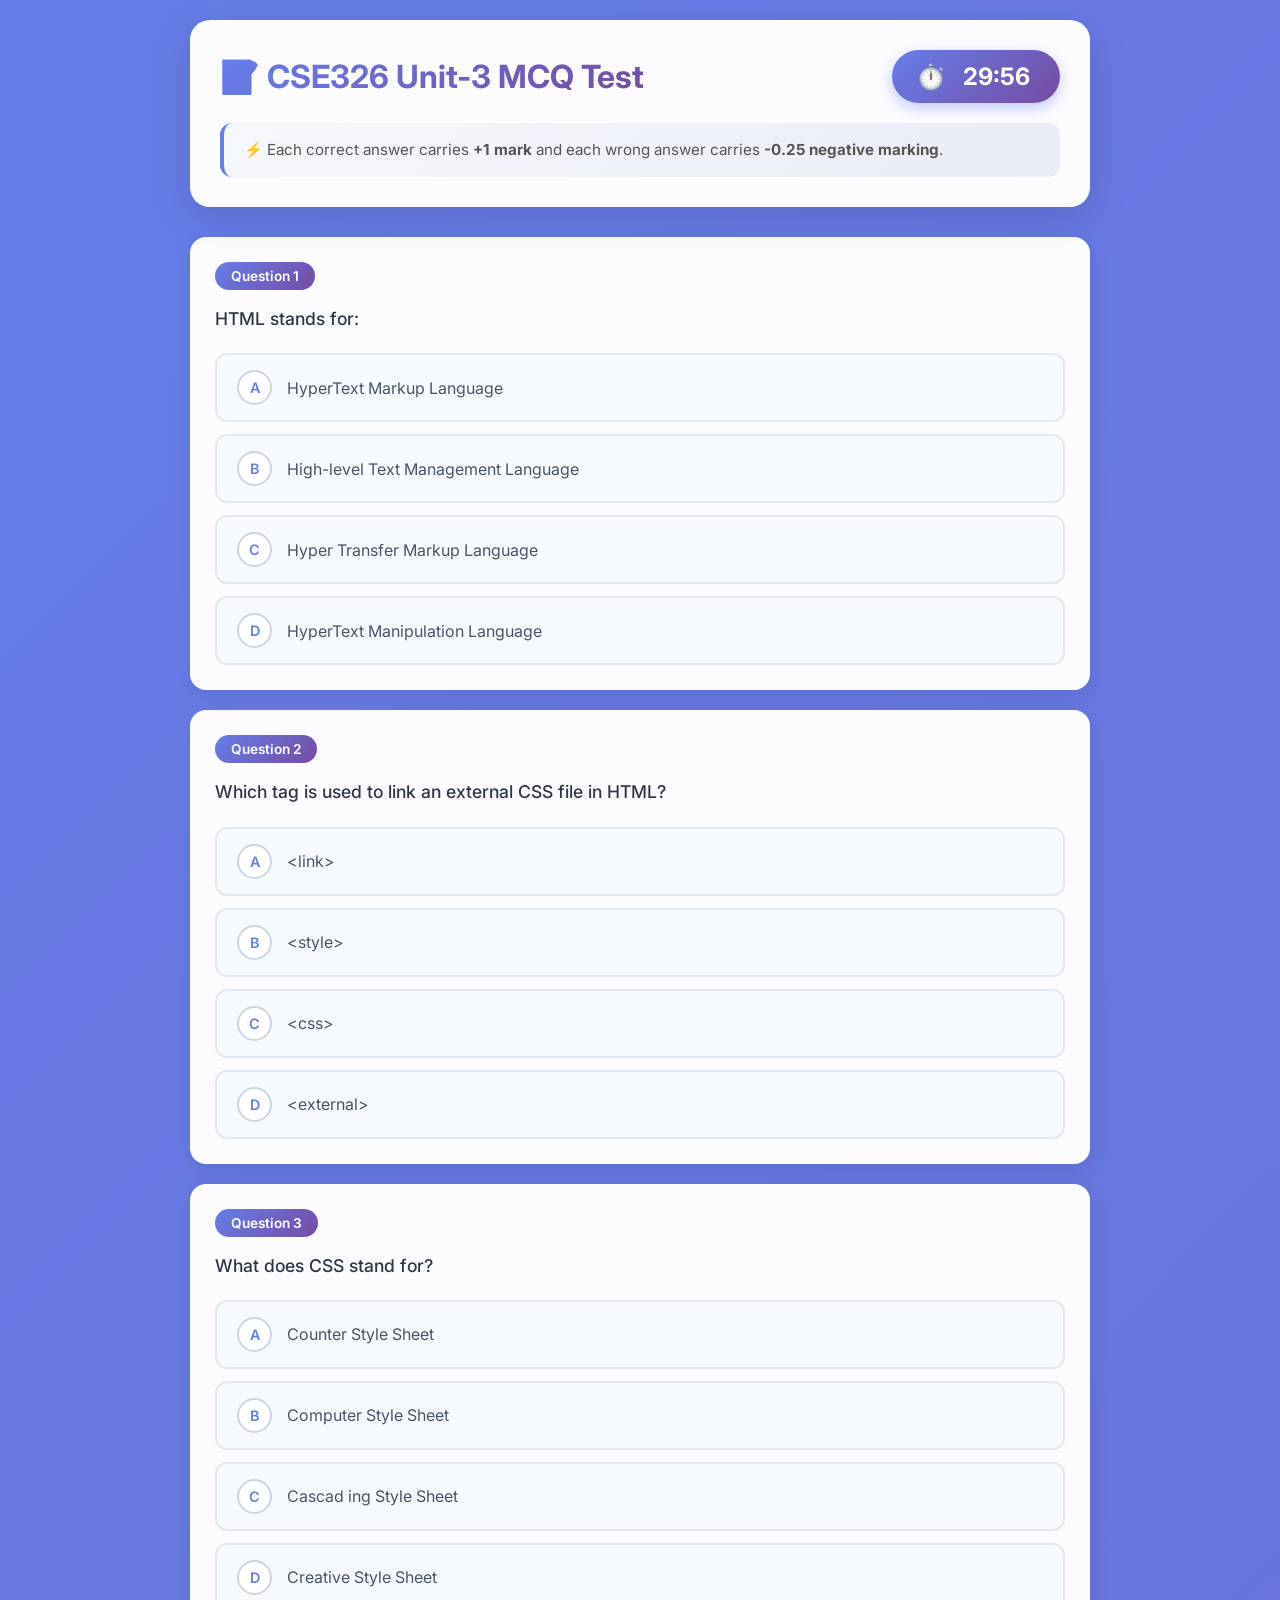
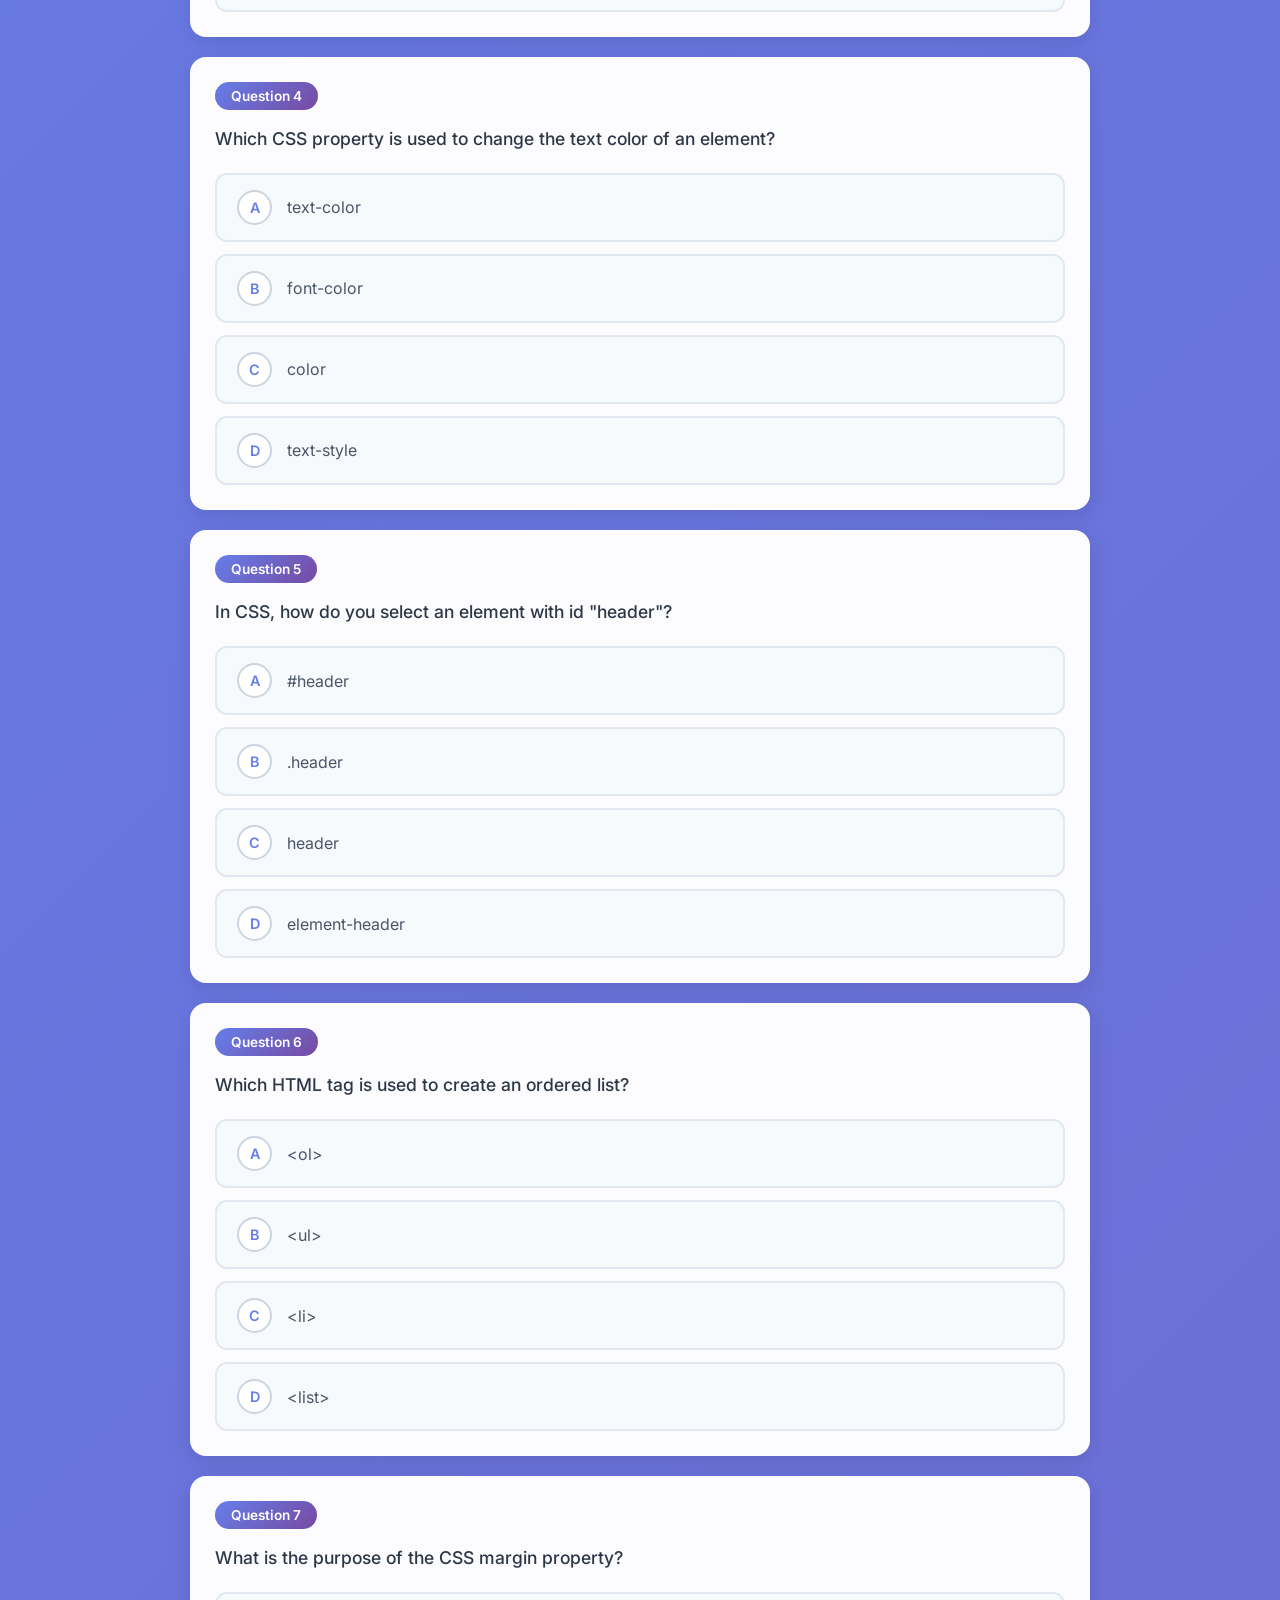
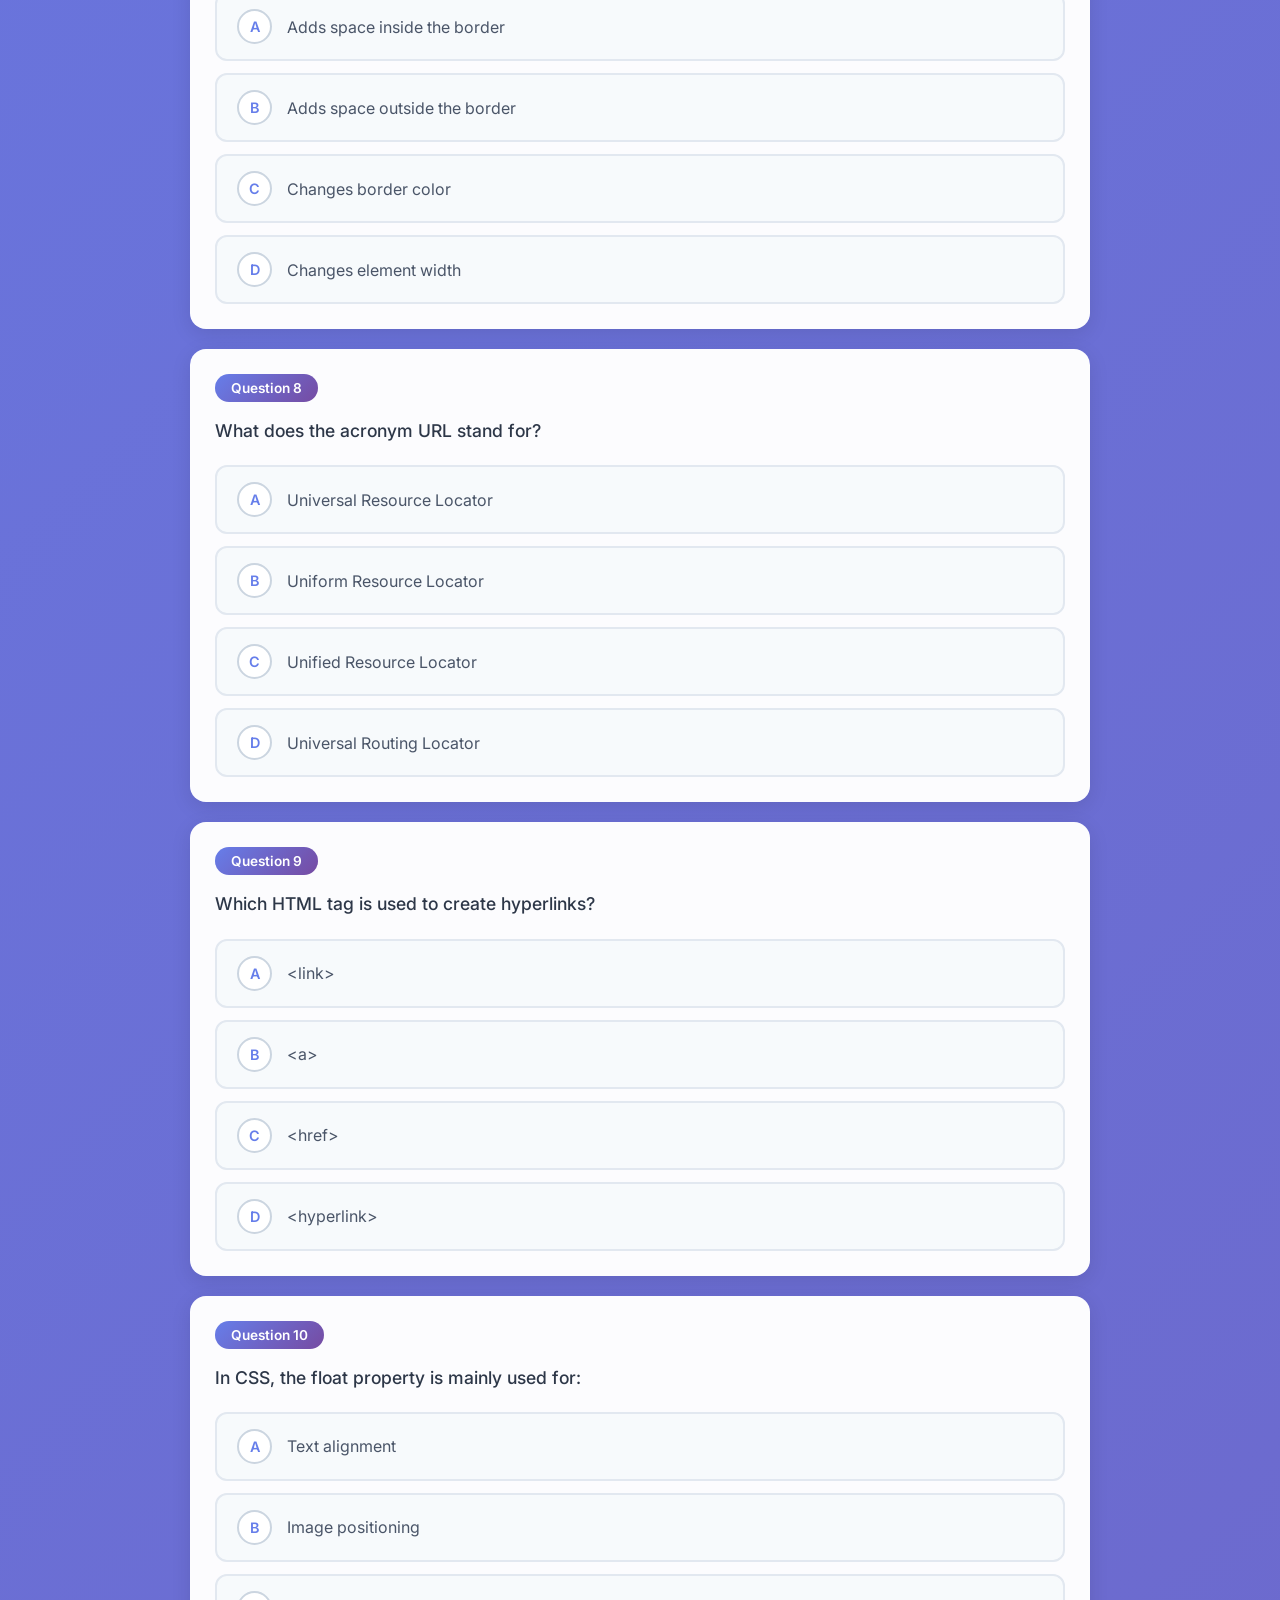
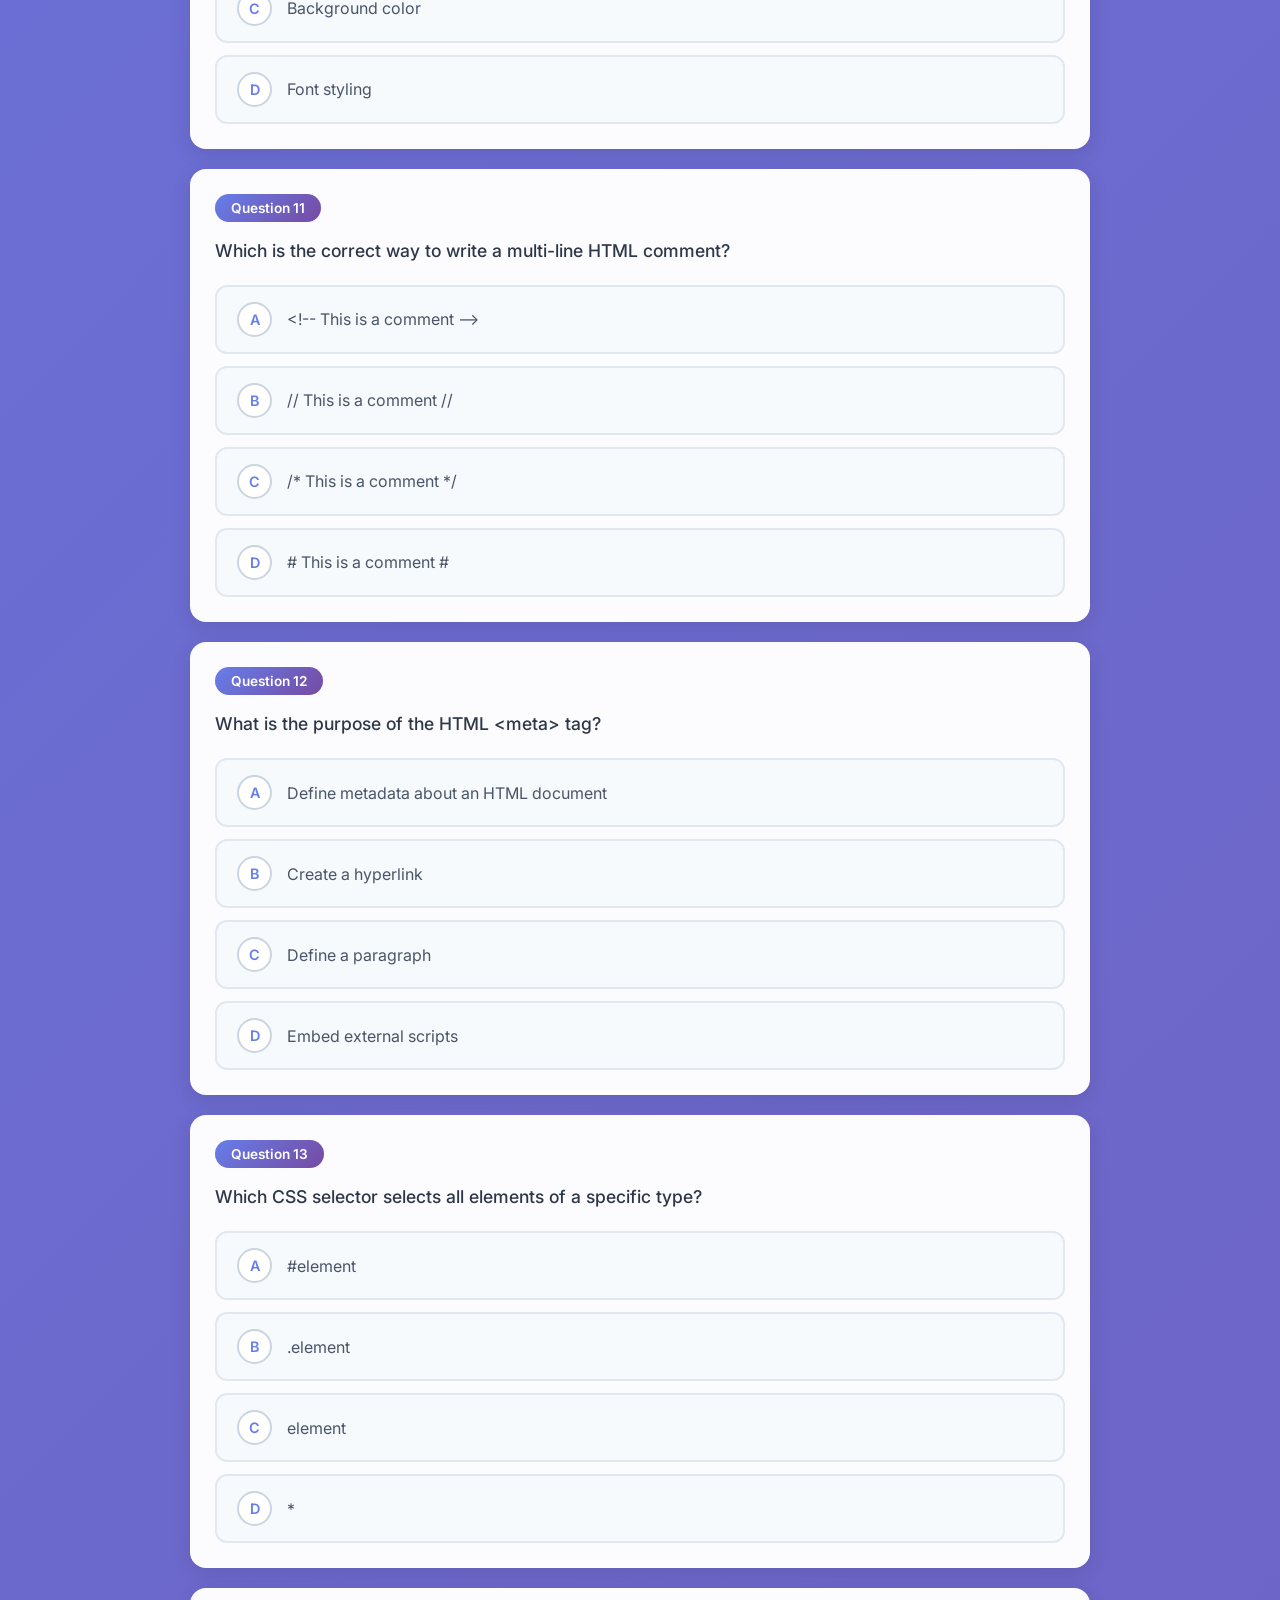
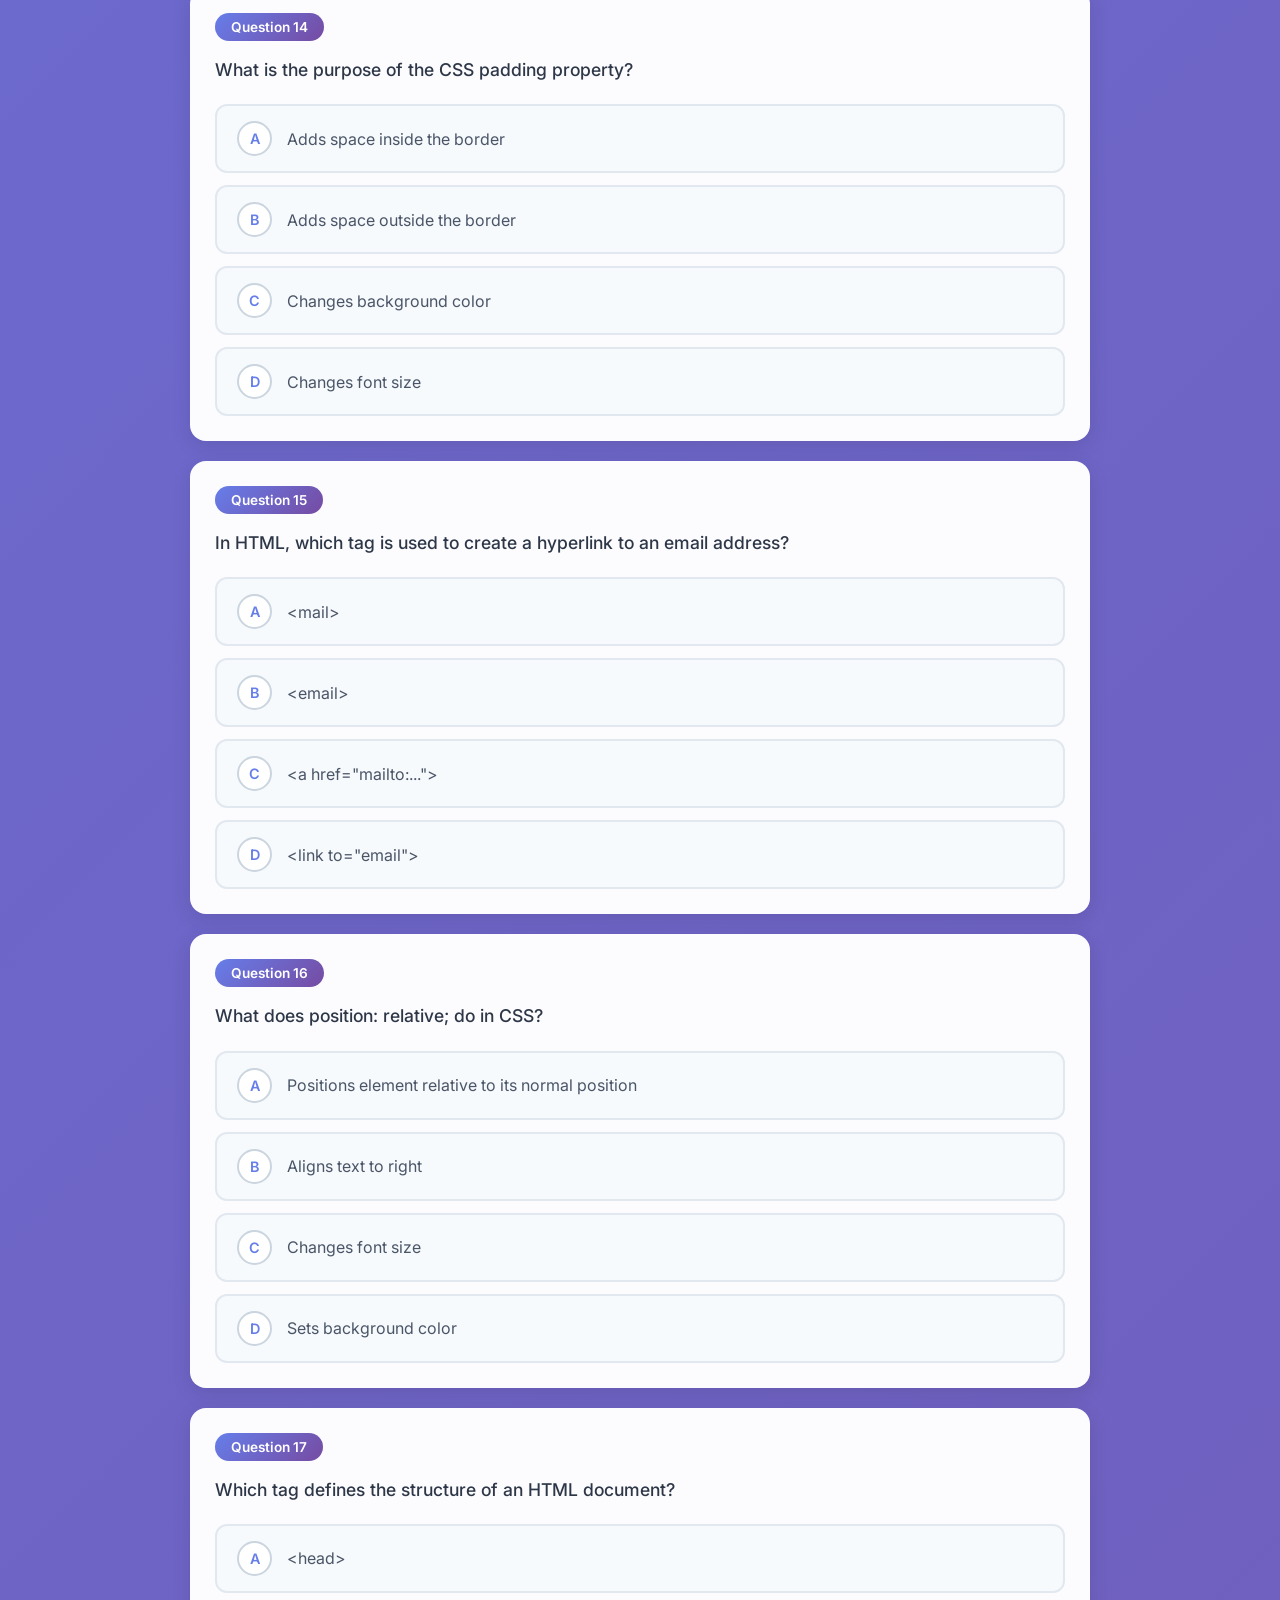
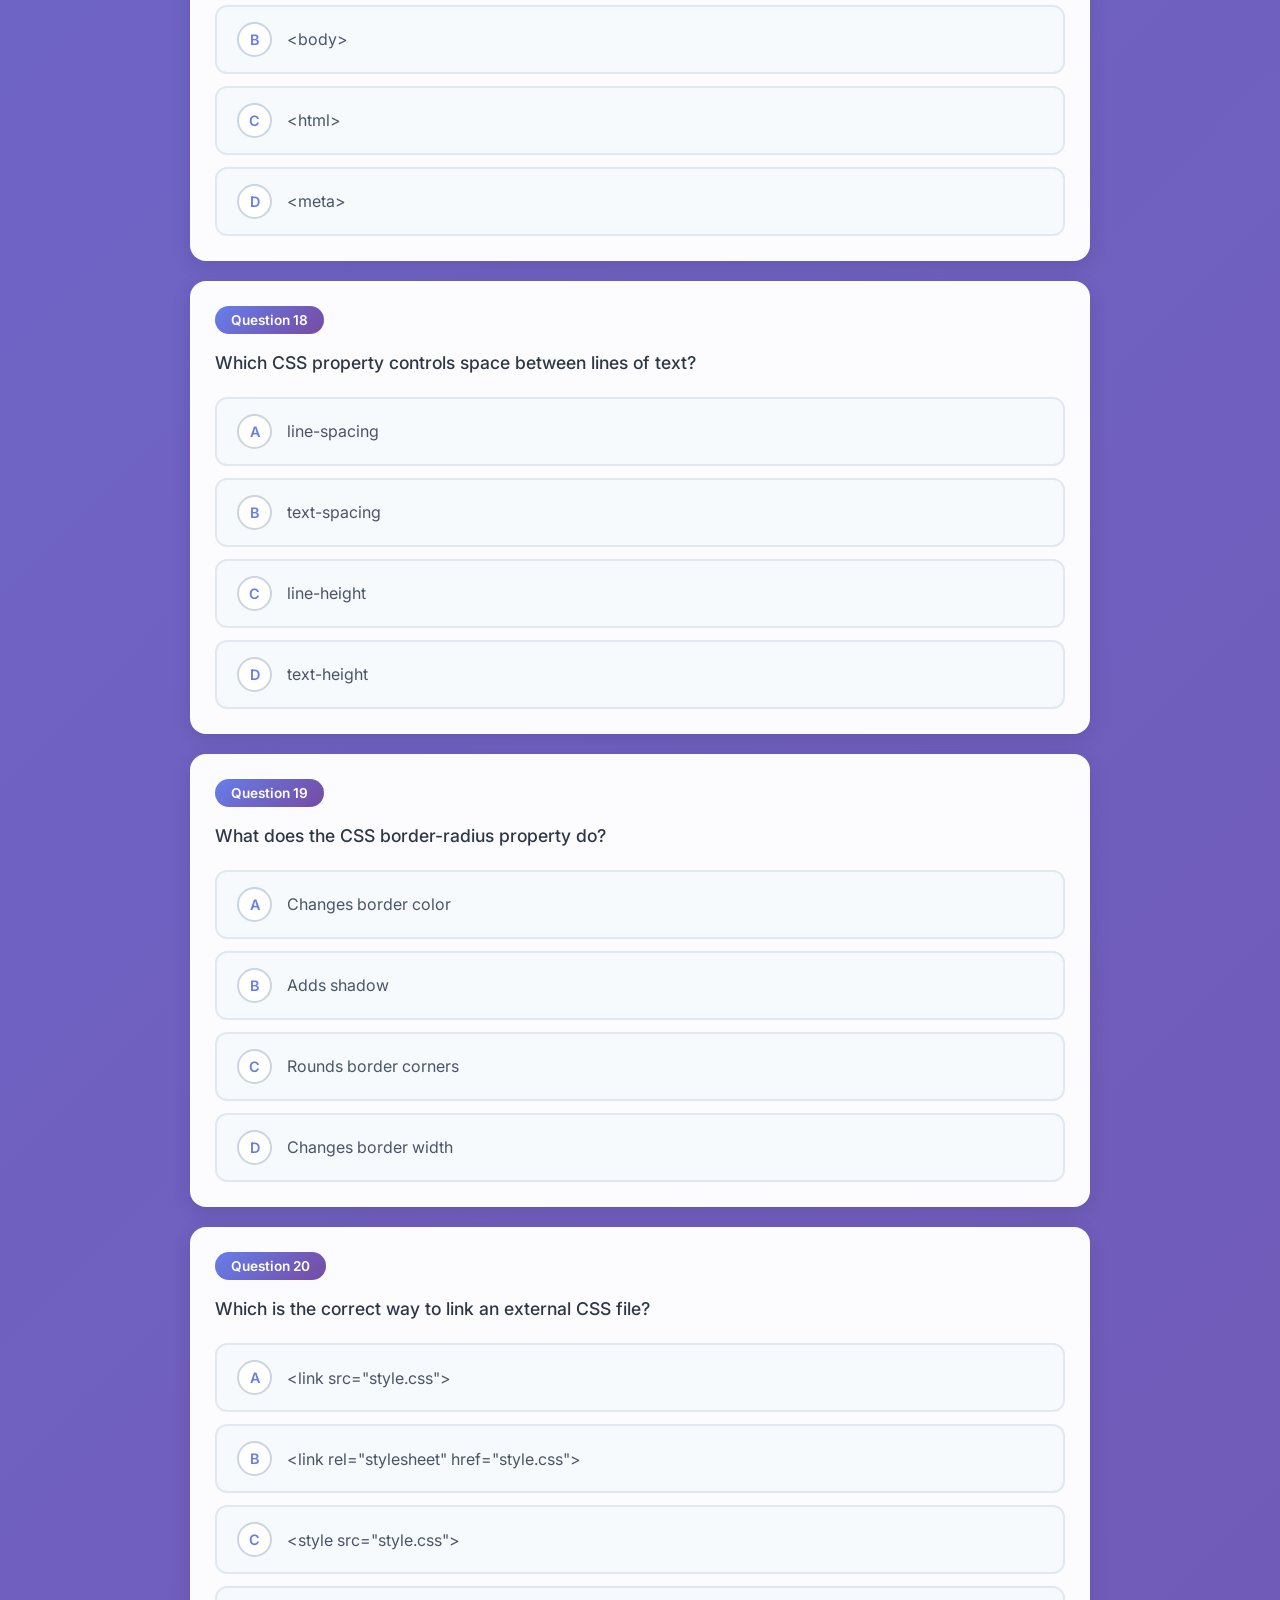
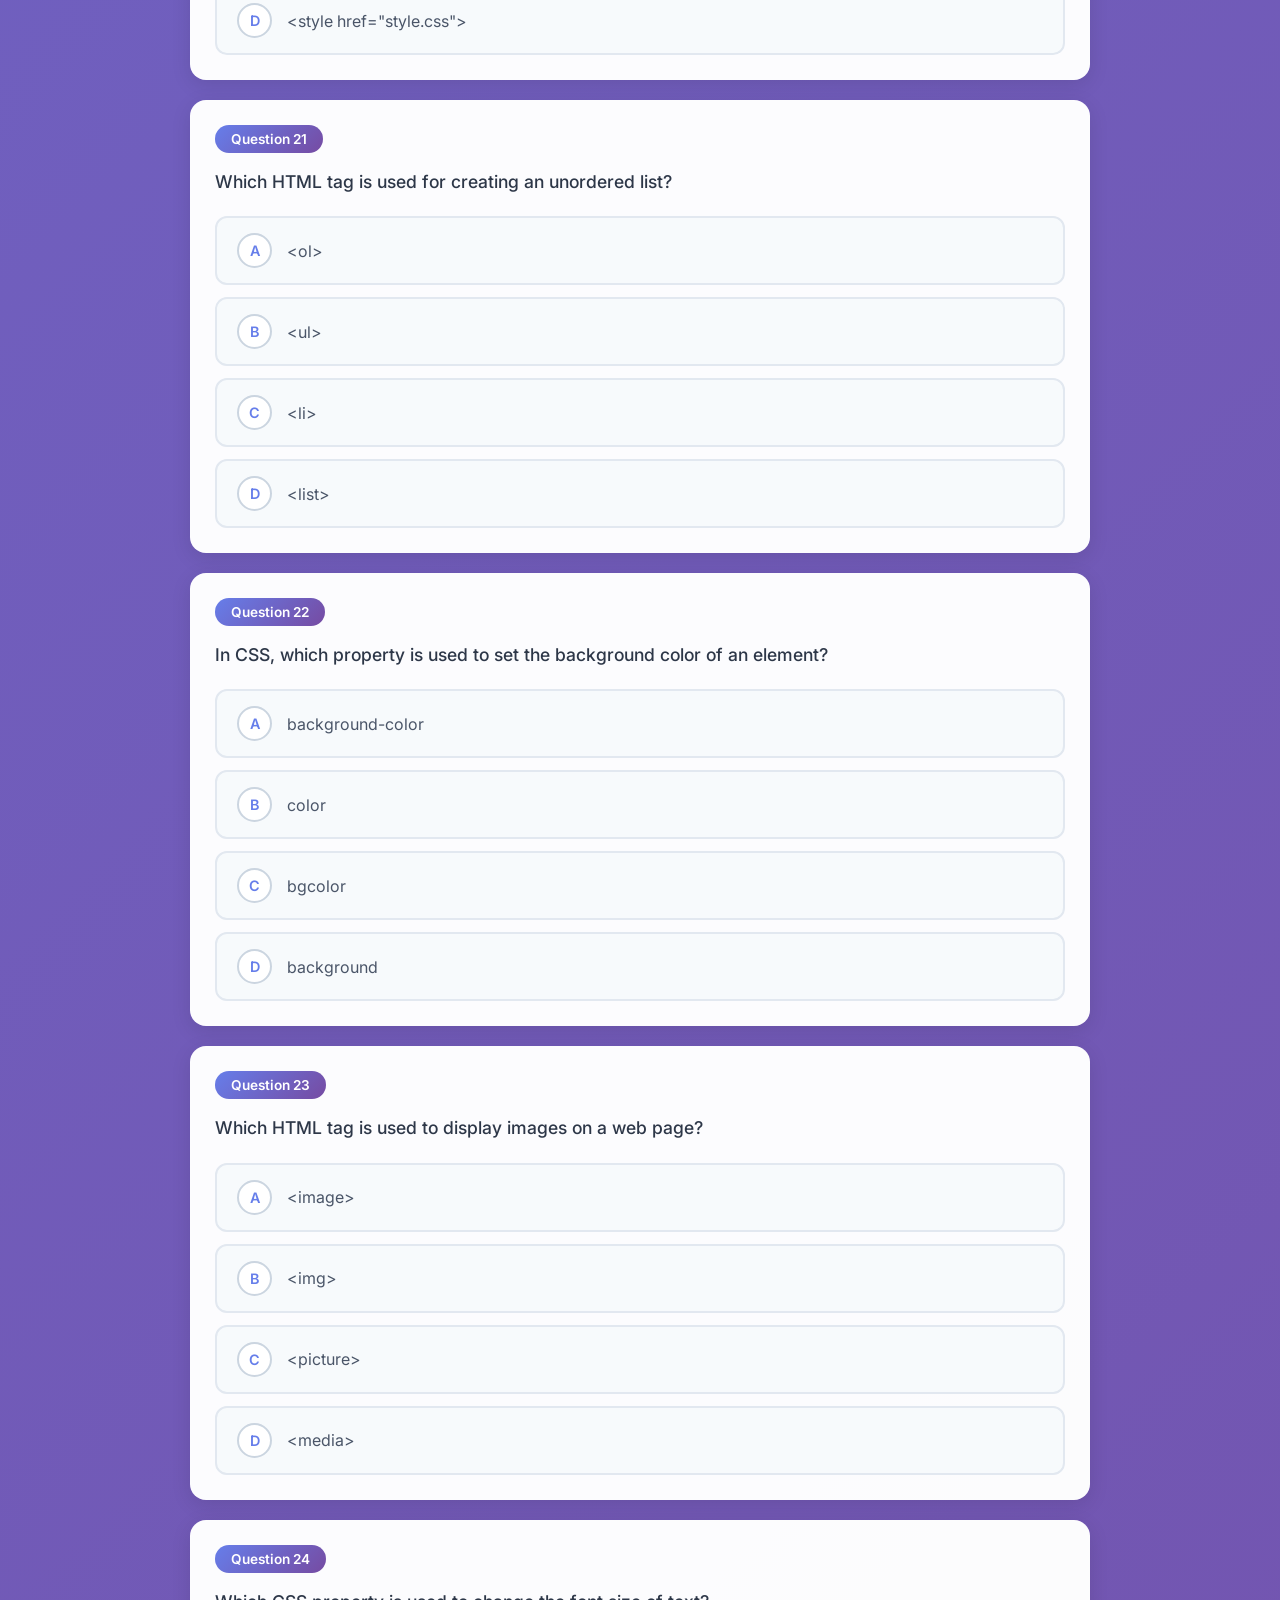
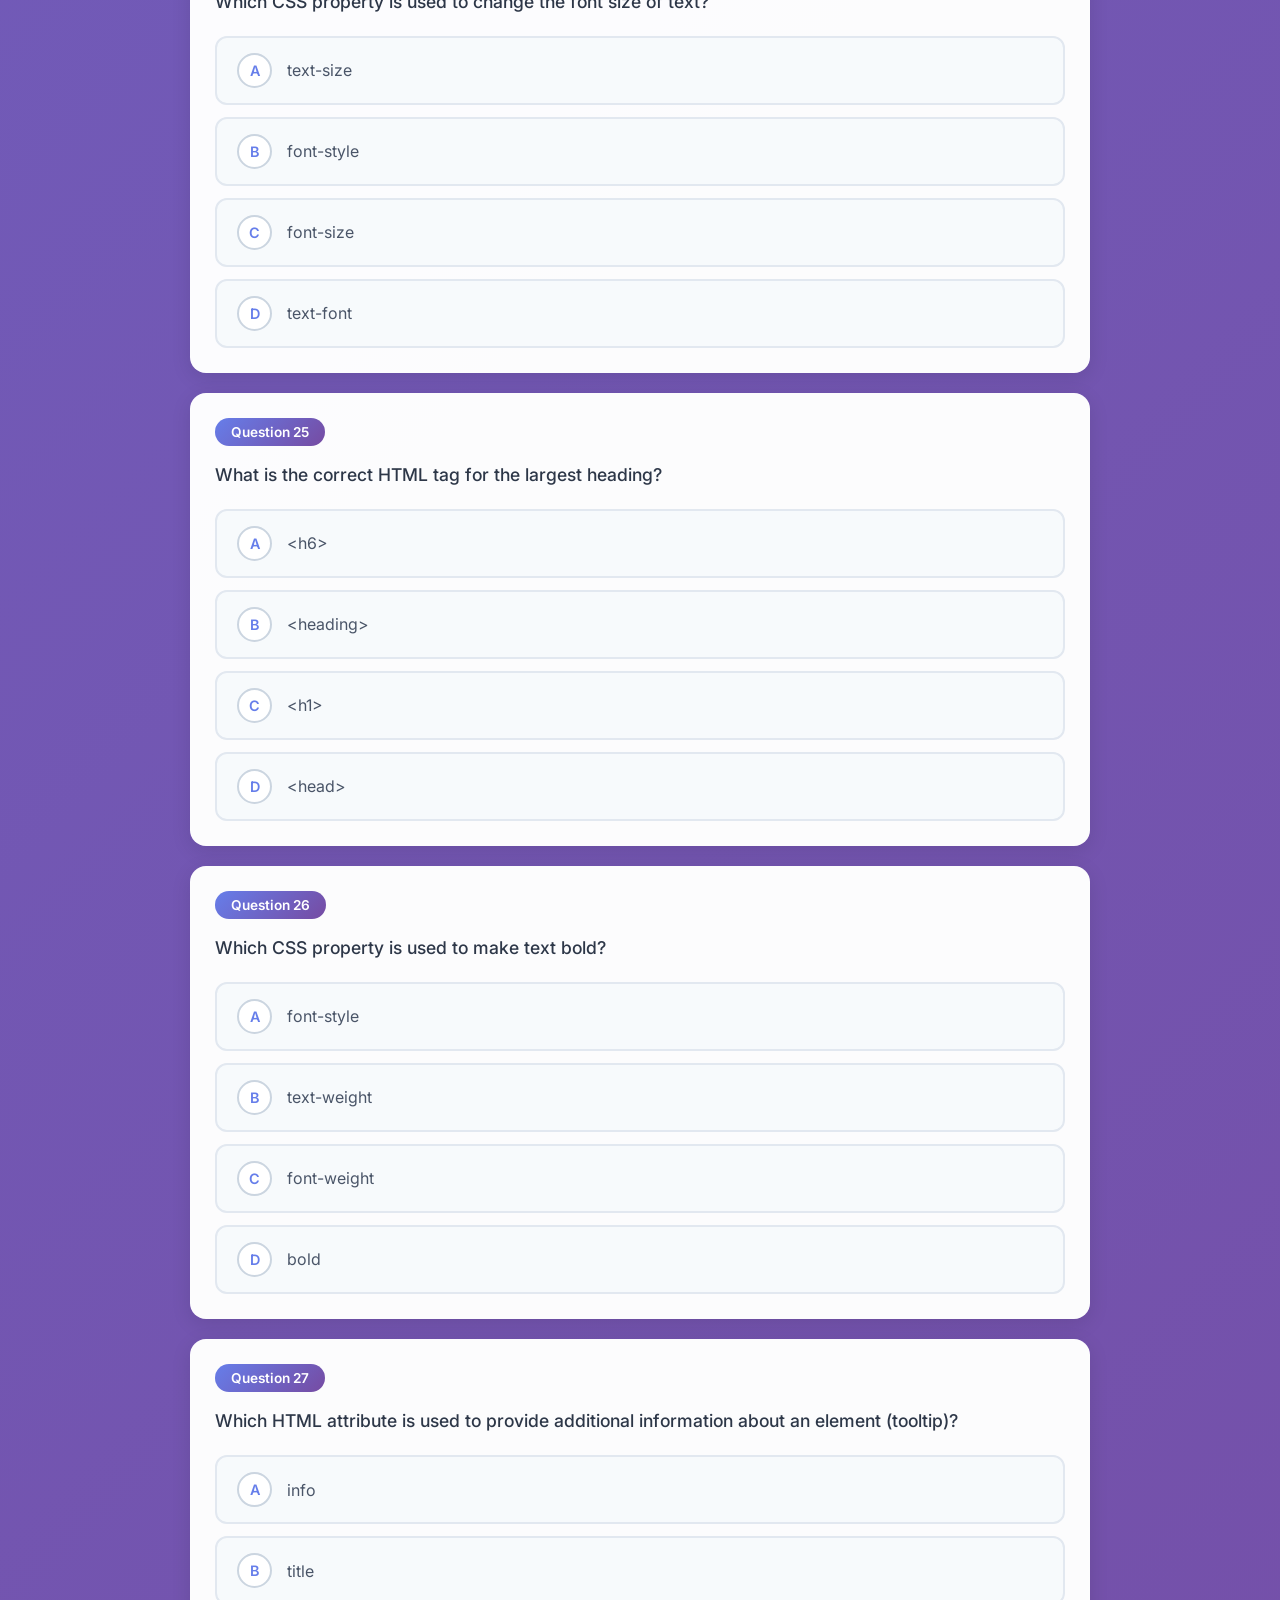
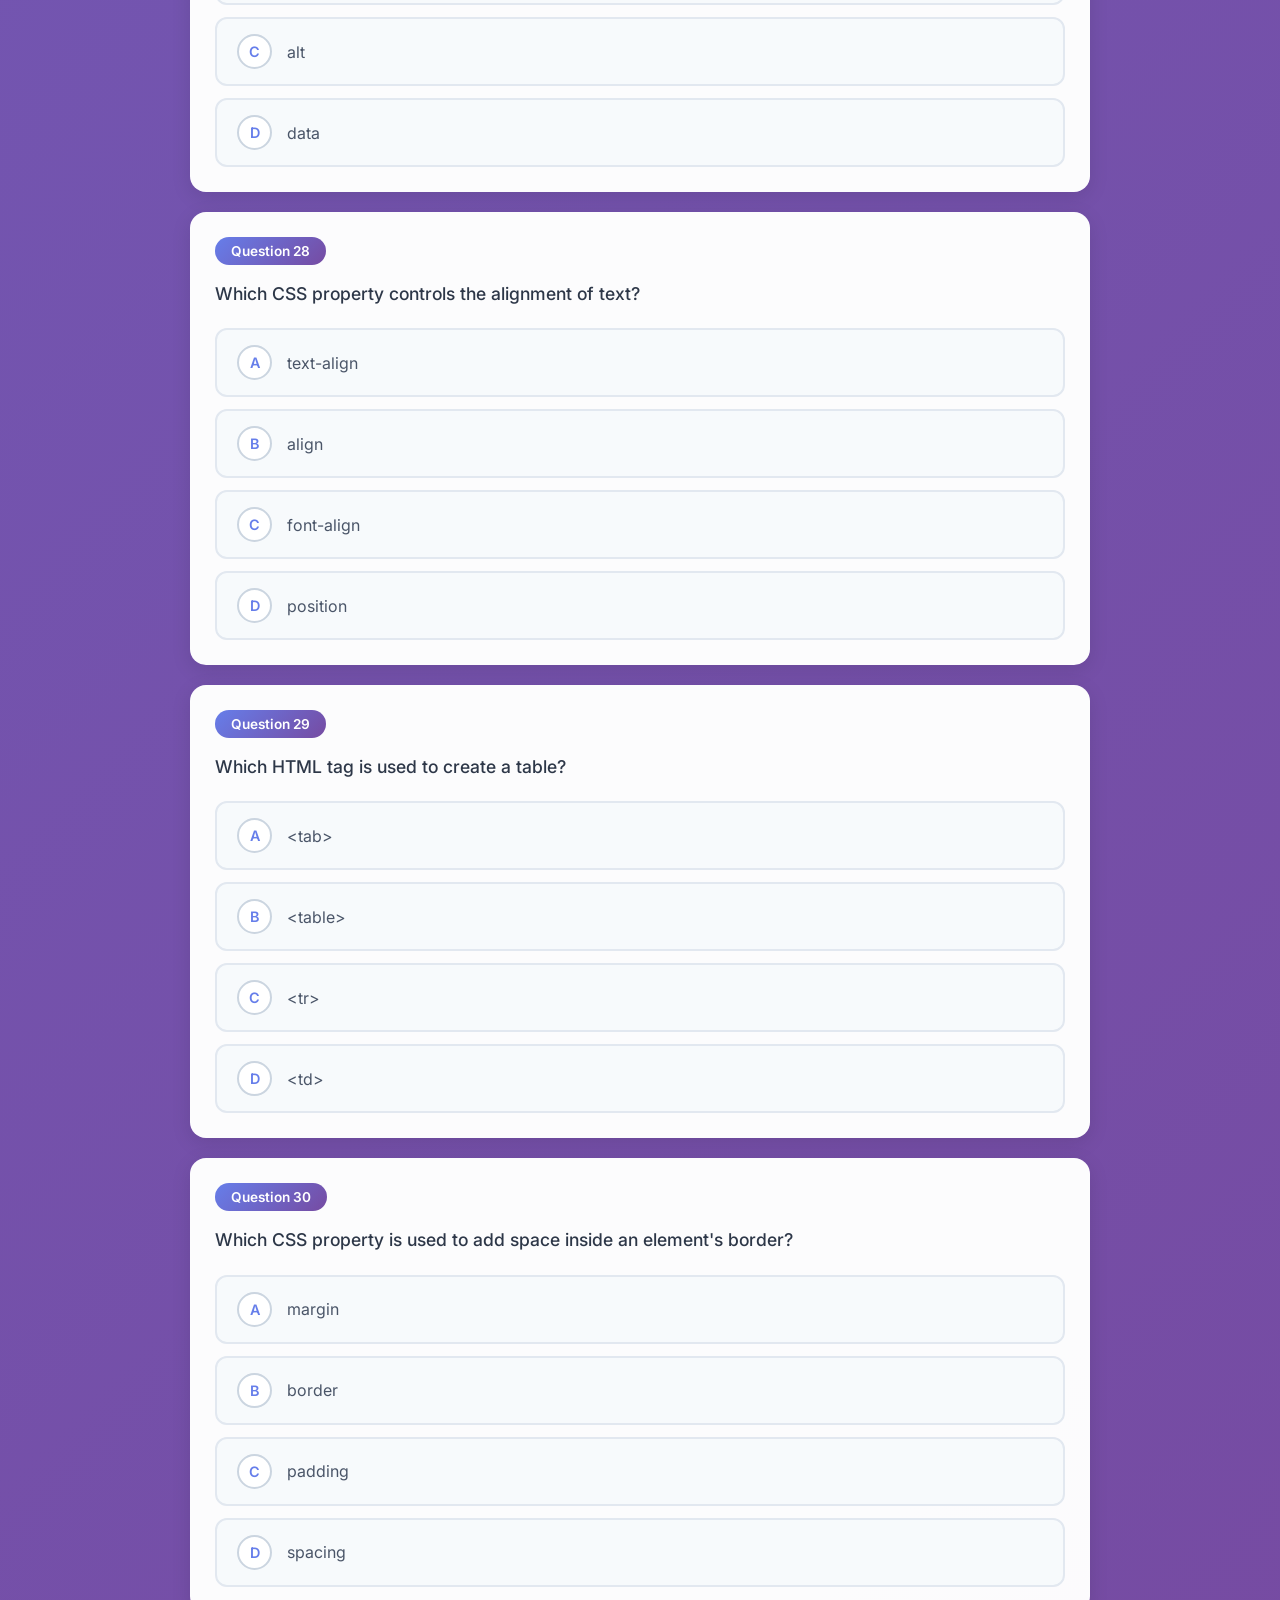
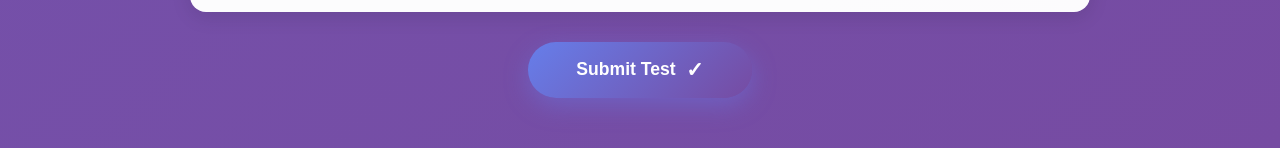
<file: cse326-unit3.html>
<!DOCTYPE html>
<html lang="en">

<head>
    <meta charset="UTF-8">
    <meta name="viewport" content="width=device-width, initial-scale=1.0">
    <title>CSE326 Unit-3 MCQ Test</title>
    <link rel="preconnect" href="https://fonts.googleapis.com">
    <link rel="preconnect" href="https://fonts.gstatic.com" crossorigin>
    <link href="https://fonts.googleapis.com/css2?family=Inter:wght@300;400;500;600;700&display=swap" rel="stylesheet">
    <link rel="stylesheet" href="cse326-unit1-style.css">
</head>

<body>
    <div class="container">
        <!-- Header with Timer -->
        <header class="header">
            <div class="header-content">
                <h1 class="title">📝 CSE326 Unit-3 MCQ Test</h1>
                <div class="timer-container">
                    <div class="timer-icon">⏱️</div>
                    <div class="timer" id="timer">30:00</div>
                </div>
            </div>
            <div class="instructions">
                <p>⚡ Each correct answer carries <strong>+1 mark</strong> and each wrong answer carries <strong>-0.25
                        negative marking</strong>.</p>
            </div>
        </header>

        <!-- Questions Container -->
        <div class="questions-container" id="questionsContainer">
            <!-- Question 1 -->
            <div class="question-card">
                <div class="question-header">
                    <span class="question-number">Question 1</span>
                </div>
                <p class="question-text">HTML stands for:</p>
                <div class="options">
                    <label class="option">
                        <input type="radio" name="q1" value="A">
                        <span class="option-label">A</span>
                        <span class="option-text">HyperText Markup Language</span>
                    </label>
                    <label class="option">
                        <input type="radio" name="q1" value="B">
                        <span class="option-label">B</span>
                        <span class="option-text">High-level Text Management Language</span>
                    </label>
                    <label class="option">
                        <input type="radio" name="q1" value="C">
                        <span class="option-label">C</span>
                        <span class="option-text">Hyper Transfer Markup Language</span>
                    </label>
                    <label class="option">
                        <input type="radio" name="q1" value="D">
                        <span class="option-label">D</span>
                        <span class="option-text">HyperText Manipulation Language</span>
                    </label>
                </div>
            </div>

            <!-- Question 2 -->
            <div class="question-card">
                <div class="question-header">
                    <span class="question-number">Question 2</span>
                </div>
                <p class="question-text">Which tag is used to link an external CSS file in HTML?</p>
                <div class="options">
                    <label class="option">
                        <input type="radio" name="q2" value="A">
                        <span class="option-label">A</span>
                        <span class="option-text">&lt;link&gt;</span>
                    </label>
                    <label class="option">
                        <input type="radio" name="q2" value="B">
                        <span class="option-label">B</span>
                        <span class="option-text">&lt;style&gt;</span>
                    </label>
                    <label class="option">
                        <input type="radio" name="q2" value="C">
                        <span class="option-label">C</span>
                        <span class="option-text">&lt;css&gt;</span>
                    </label>
                    <label class="option">
                        <input type="radio" name="q2" value="D">
                        <span class="option-label">D</span>
                        <span class="option-text">&lt;external&gt;</span>
                    </label>
                </div>
            </div>

            <!-- Question 3 -->
            <div class="question-card">
                <div class="question-header">
                    <span class="question-number">Question 3</span>
                </div>
                <p class="question-text">What does CSS stand for?</p>
                <div class="options">
                    <label class="option">
                        <input type="radio" name="q3" value="A">
                        <span class="option-label">A</span>
                        <span class="option-text">Counter Style Sheet</span>
                    </label>
                    <label class="option">
                        <input type="radio" name="q3" value="B">
                        <span class="option-label">B</span>
                        <span class="option-text">Computer Style Sheet</span>
                    </label>
                    <label class="option">
                        <input type="radio" name="q3" value="C">
                        <span class="option-label">C</span>
                        <span class="option-text">Cascad

                            ing Style Sheet</span>
                    </label>
                    <label class="option">
                        <input type="radio" name="q3" value="D">
                        <span class="option-label">D</span>
                        <span class="option-text">Creative Style Sheet</span>
                    </label>
                </div>
            </div>

            <!-- Question 4 -->
            <div class="question-card">
                <div class="question-header">
                    <span class="question-number">Question 4</span>
                </div>
                <p class="question-text">Which CSS property is used to change the text color of an element?</p>
                <div class="options">
                    <label class="option">
                        <input type="radio" name="q4" value="A">
                        <span class="option-label">A</span>
                        <span class="option-text">text-color</span>
                    </label>
                    <label class="option">
                        <input type="radio" name="q4" value="B">
                        <span class="option-label">B</span>
                        <span class="option-text">font-color</span>
                    </label>
                    <label class="option">
                        <input type="radio" name="q4" value="C">
                        <span class="option-label">C</span>
                        <span class="option-text">color</span>
                    </label>
                    <label class="option">
                        <input type="radio" name="q4" value="D">
                        <span class="option-label">D</span>
                        <span class="option-text">text-style</span>
                    </label>
                </div>
            </div>

            <!-- Question 5 -->
            <div class="question-card">
                <div class="question-header">
                    <span class="question-number">Question 5</span>
                </div>
                <p class="question-text">In CSS, how do you select an element with id "header"?</p>
                <div class="options">
                    <label class="option">
                        <input type="radio" name="q5" value="A">
                        <span class="option-label">A</span>
                        <span class="option-text">#header</span>
                    </label>
                    <label class="option">
                        <input type="radio" name="q5" value="B">
                        <span class="option-label">B</span>
                        <span class="option-text">.header</span>
                    </label>
                    <label class="option">
                        <input type="radio" name="q5" value="C">
                        <span class="option-label">C</span>
                        <span class="option-text">header</span>
                    </label>
                    <label class="option">
                        <input type="radio" name="q5" value="D">
                        <span class="option-label">D</span>
                        <span class="option-text">element-header</span>
                    </label>
                </div>
            </div>

            <!-- Question 6 -->
            <div class="question-card">
                <div class="question-header">
                    <span class="question-number">Question 6</span>
                </div>
                <p class="question-text">Which HTML tag is used to create an ordered list?</p>
                <div class="options">
                    <label class="option">
                        <input type="radio" name="q6" value="A">
                        <span class="option-label">A</span>
                        <span class="option-text">&lt;ol&gt;</span>
                    </label>
                    <label class="option">
                        <input type="radio" name="q6" value="B">
                        <span class="option-label">B</span>
                        <span class="option-text">&lt;ul&gt;</span>
                    </label>
                    <label class="option">
                        <input type="radio" name="q6" value="C">
                        <span class="option-label">C</span>
                        <span class="option-text">&lt;li&gt;</span>
                    </label>
                    <label class="option">
                        <input type="radio" name="q6" value="D">
                        <span class="option-label">D</span>
                        <span class="option-text">&lt;list&gt;</span>
                    </label>
                </div>
            </div>

            <!-- Question 7 -->
            <div class="question-card">
                <div class="question-header">
                    <span class="question-number">Question 7</span>
                </div>
                <p class="question-text">What is the purpose of the CSS margin property?</p>
                <div class="options">
                    <label class="option">
                        <input type="radio" name="q7" value="A">
                        <span class="option-label">A</span>
                        <span class="option-text">Adds space inside the border</span>
                    </label>
                    <label class="option">
                        <input type="radio" name="q7" value="B">
                        <span class="option-label">B</span>
                        <span class="option-text">Adds space outside the border</span>
                    </label>
                    <label class="option">
                        <input type="radio" name="q7" value="C">
                        <span class="option-label">C</span>
                        <span class="option-text">Changes border color</span>
                    </label>
                    <label class="option">
                        <input type="radio" name="q7" value="D">
                        <span class="option-label">D</span>
                        <span class="option-text">Changes element width</span>
                    </label>
                </div>
            </div>

            <!-- Question 8 -->
            <div class="question-card">
                <div class="question-header">
                    <span class="question-number">Question 8</span>
                </div>
                <p class="question-text">What does the acronym URL stand for?</p>
                <div class="options">
                    <label class="option">
                        <input type="radio" name="q8" value="A">
                        <span class="option-label">A</span>
                        <span class="option-text">Universal Resource Locator</span>
                    </label>
                    <label class="option">
                        <input type="radio" name="q8" value="B">
                        <span class="option-label">B</span>
                        <span class="option-text">Uniform Resource Locator</span>
                    </label>
                    <label class="option">
                        <input type="radio" name="q8" value="C">
                        <span class="option-label">C</span>
                        <span class="option-text">Unified Resource Locator</span>
                    </label>
                    <label class="option">
                        <input type="radio" name="q8" value="D">
                        <span class="option-label">D</span>
                        <span class="option-text">Universal Routing Locator</span>
                    </label>
                </div>
            </div>

            <!-- Question 9 -->
            <div class="question-card">
                <div class="question-header">
                    <span class="question-number">Question 9</span>
                </div>
                <p class="question-text">Which HTML tag is used to create hyperlinks?</p>
                <div class="options">
                    <label class="option">
                        <input type="radio" name="q9" value="A">
                        <span class="option-label">A</span>
                        <span class="option-text">&lt;link&gt;</span>
                    </label>
                    <label class="option">
                        <input type="radio" name="q9" value="B">
                        <span class="option-label">B</span>
                        <span class="option-text">&lt;a&gt;</span>
                    </label>
                    <label class="option">
                        <input type="radio" name="q9" value="C">
                        <span class="option-label">C</span>
                        <span class="option-text">&lt;href&gt;</span>
                    </label>
                    <label class="option">
                        <input type="radio" name="q9" value="D">
                        <span class="option-label">D</span>
                        <span class="option-text">&lt;hyperlink&gt;</span>
                    </label>
                </div>
            </div>

            <!-- Question 10 -->
            <div class="question-card">
                <div class="question-header">
                    <span class="question-number">Question 10</span>
                </div>
                <p class="question-text">In CSS, the float property is mainly used for:</p>
                <div class="options">
                    <label class="option">
                        <input type="radio" name="q10" value="A">
                        <span class="option-label">A</span>
                        <span class="option-text">Text alignment</span>
                    </label>
                    <label class="option">
                        <input type="radio" name="q10" value="B">
                        <span class="option-label">B</span>
                        <span class="option-text">Image positioning</span>
                    </label>
                    <label class="option">
                        <input type="radio" name="q10" value="C">
                        <span class="option-label">C</span>
                        <span class="option-text">Background color</span>
                    </label>
                    <label class="option">
                        <input type="radio" name="q10" value="D">
                        <span class="option-label">D</span>
                        <span class="option-text">Font styling</span>
                    </label>
                </div>
            </div>

            <!-- Question 11 -->
            <div class="question-card">
                <div class="question-header">
                    <span class="question-number">Question 11</span>
                </div>
                <p class="question-text">Which is the correct way to write a multi-line HTML comment?</p>
                <div class="options">
                    <label class="option">
                        <input type="radio" name="q11" value="A">
                        <span class="option-label">A</span>
                        <span class="option-text">&lt;!-- This is a comment --&gt;</span>
                    </label>
                    <label class="option">
                        <input type="radio" name="q11" value="B">
                        <span class="option-label">B</span>
                        <span class="option-text">// This is a comment //</span>
                    </label>
                    <label class="option">
                        <input type="radio" name="q11" value="C">
                        <span class="option-label">C</span>
                        <span class="option-text">/* This is a comment */</span>
                    </label>
                    <label class="option">
                        <input type="radio" name="q11" value="D">
                        <span class="option-label">D</span>
                        <span class="option-text"># This is a comment #</span>
                    </label>
                </div>
            </div>

            <!-- Question 12 -->
            <div class="question-card">
                <div class="question-header">
                    <span class="question-number">Question 12</span>
                </div>
                <p class="question-text">What is the purpose of the HTML &lt;meta&gt; tag?</p>
                <div class="options">
                    <label class="option">
                        <input type="radio" name="q12" value="A">
                        <span class="option-label">A</span>
                        <span class="option-text">Define metadata about an HTML document</span>
                    </label>
                    <label class="option">
                        <input type="radio" name="q12" value="B">
                        <span class="option-label">B</span>
                        <span class="option-text">Create a hyperlink</span>
                    </label>
                    <label class="option">
                        <input type="radio" name="q12" value="C">
                        <span class="option-label">C</span>
                        <span class="option-text">Define a paragraph</span>
                    </label>
                    <label class="option">
                        <input type="radio" name="q12" value="D">
                        <span class="option-label">D</span>
                        <span class="option-text">Embed external scripts</span>
                    </label>
                </div>
            </div>

            <!-- Question 13 -->
            <div class="question-card">
                <div class="question-header">
                    <span class="question-number">Question 13</span>
                </div>
                <p class="question-text">Which CSS selector selects all elements of a specific type?</p>
                <div class="options">
                    <label class="option">
                        <input type="radio" name="q13" value="A">
                        <span class="option-label">A</span>
                        <span class="option-text">#element</span>
                    </label>
                    <label class="option">
                        <input type="radio" name="q13" value="B">
                        <span class="option-label">B</span>
                        <span class="option-text">.element</span>
                    </label>
                    <label class="option">
                        <input type="radio" name="q13" value="C">
                        <span class="option-label">C</span>
                        <span class="option-text">element</span>
                    </label>
                    <label class="option">
                        <input type="radio" name="q13" value="D">
                        <span class="option-label">D</span>
                        <span class="option-text">*</span>
                    </label>
                </div>
            </div>

            <!-- Question 14 -->
            <div class="question-card">
                <div class="question-header">
                    <span class="question-number">Question 14</span>
                </div>
                <p class="question-text">What is the purpose of the CSS padding property?</p>
                <div class="options">
                    <label class="option">
                        <input type="radio" name="q14" value="A">
                        <span class="option-label">A</span>
                        <span class="option-text">Adds space inside the border</span>
                    </label>
                    <label class="option">
                        <input type="radio" name="q14" value="B">
                        <span class="option-label">B</span>
                        <span class="option-text">Adds space outside the border</span>
                    </label>
                    <label class="option">
                        <input type="radio" name="q14" value="C">
                        <span class="option-label">C</span>
                        <span class="option-text">Changes background color</span>
                    </label>
                    <label class="option">
                        <input type="radio" name="q14" value="D">
                        <span class="option-label">D</span>
                        <span class="option-text">Changes font size</span>
                    </label>
                </div>
            </div>

            <!-- Question 15 -->
            <div class="question-card">
                <div class="question-header">
                    <span class="question-number">Question 15</span>
                </div>
                <p class="question-text">In HTML, which tag is used to create a hyperlink to an email address?</p>
                <div class="options">
                    <label class="option">
                        <input type="radio" name="q15" value="A">
                        <span class="option-label">A</span>
                        <span class="option-text">&lt;mail&gt;</span>
                    </label>
                    <label class="option">
                        <input type="radio" name="q15" value="B">
                        <span class="option-label">B</span>
                        <span class="option-text">&lt;email&gt;</span>
                    </label>
                    <label class="option">
                        <input type="radio" name="q15" value="C">
                        <span class="option-label">C</span>
                        <span class="option-text">&lt;a href="mailto:..."&gt;</span>
                    </label>
                    <label class="option">
                        <input type="radio" name="q15" value="D">
                        <span class="option-label">D</span>
                        <span class="option-text">&lt;link to="email"&gt;</span>
                    </label>
                </div>
            </div>

            <!-- Question 16 -->
            <div class="question-card">
                <div class="question-header">
                    <span class="question-number">Question 16</span>
                </div>
                <p class="question-text">What does position: relative; do in CSS?</p>
                <div class="options">
                    <label class="option">
                        <input type="radio" name="q16" value="A">
                        <span class="option-label">A</span>
                        <span class="option-text">Positions element relative to its normal position</span>
                    </label>
                    <label class="option">
                        <input type="radio" name="q16" value="B">
                        <span class="option-label">B</span>
                        <span class="option-text">Aligns text to right</span>
                    </label>
                    <label class="option">
                        <input type="radio" name="q16" value="C">
                        <span class="option-label">C</span>
                        <span class="option-text">Changes font size</span>
                    </label>
                    <label class="option">
                        <input type="radio" name="q16" value="D">
                        <span class="option-label">D</span>
                        <span class="option-text">Sets background color</span>
                    </label>
                </div>
            </div>

            <!-- Question 17 -->
            <div class="question-card">
                <div class="question-header">
                    <span class="question-number">Question 17</span>
                </div>
                <p class="question-text">Which tag defines the structure of an HTML document?</p>
                <div class="options">
                    <label class="option">
                        <input type="radio" name="q17" value="A">
                        <span class="option-label">A</span>
                        <span class="option-text">&lt;head&gt;</span>
                    </label>
                    <label class="option">
                        <input type="radio" name="q17" value="B">
                        <span class="option-label">B</span>
                        <span class="option-text">&lt;body&gt;</span>
                    </label>
                    <label class="option">
                        <input type="radio" name="q17" value="C">
                        <span class="option-label">C</span>
                        <span class="option-text">&lt;html&gt;</span>
                    </label>
                    <label class="option">
                        <input type="radio" name="q17" value="D">
                        <span class="option-label">D</span>
                        <span class="option-text">&lt;meta&gt;</span>
                    </label>
                </div>
            </div>

            <!-- Question 18 -->
            <div class="question-card">
                <div class="question-header">
                    <span class="question-number">Question 18</span>
                </div>
                <p class="question-text">Which CSS property controls space between lines of text?</p>
                <div class="options">
                    <label class="option">
                        <input type="radio" name="q18" value="A">
                        <span class="option-label">A</span>
                        <span class="option-text">line-spacing</span>
                    </label>
                    <label class="option">
                        <input type="radio" name="q18" value="B">
                        <span class="option-label">B</span>
                        <span class="option-text">text-spacing</span>
                    </label>
                    <label class="option">
                        <input type="radio" name="q18" value="C">
                        <span class="option-label">C</span>
                        <span class="option-text">line-height</span>
                    </label>
                    <label class="option">
                        <input type="radio" name="q18" value="D">
                        <span class="option-label">D</span>
                        <span class="option-text">text-height</span>
                    </label>
                </div>
            </div>

            <!-- Question 19 -->
            <div class="question-card">
                <div class="question-header">
                    <span class="question-number">Question 19</span>
                </div>
                <p class="question-text">What does the CSS border-radius property do?</p>
                <div class="options">
                    <label class="option">
                        <input type="radio" name="q19" value="A">
                        <span class="option-label">A</span>
                        <span class="option-text">Changes border color</span>
                    </label>
                    <label class="option">
                        <input type="radio" name="q19" value="B">
                        <span class="option-label">B</span>
                        <span class="option-text">Adds shadow</span>
                    </label>
                    <label class="option">
                        <input type="radio" name="q19" value="C">
                        <span class="option-label">C</span>
                        <span class="option-text">Rounds border corners</span>
                    </label>
                    <label class="option">
                        <input type="radio" name="q19" value="D">
                        <span class="option-label">D</span>
                        <span class="option-text">Changes border width</span>
                    </label>
                </div>
            </div>

            <!-- Question 20 -->
            <div class="question-card">
                <div class="question-header">
                    <span class="question-number">Question 20</span>
                </div>
                <p class="question-text">Which is the correct way to link an external CSS file?</p>
                <div class="options">
                    <label class="option">
                        <input type="radio" name="q20" value="A">
                        <span class="option-label">A</span>
                        <span class="option-text">&lt;link src="style.css"&gt;</span>
                    </label>
                    <label class="option">
                        <input type="radio" name="q20" value="B">
                        <span class="option-label">B</span>
                        <span class="option-text">&lt;link rel="stylesheet" href="style.css"&gt;</span>
                    </label>
                    <label class="option">
                        <input type="radio" name="q20" value="C">
                        <span class="option-label">C</span>
                        <span class="option-text">&lt;style src="style.css"&gt;</span>
                    </label>
                    <label class="option">
                        <input type="radio" name="q20" value="D">
                        <span class="option-label">D</span>
                        <span class="option-text">&lt;style href="style.css"&gt;</span>
                    </label>
                </div>
            </div>

            <!-- Question 21 -->
            <div class="question-card">
                <div class="question-header">
                    <span class="question-number">Question 21</span>
                </div>
                <p class="question-text">Which HTML tag is used for creating an unordered list?</p>
                <div class="options">
                    <label class="option">
                        <input type="radio" name="q21" value="A">
                        <span class="option-label">A</span>
                        <span class="option-text">&lt;ol&gt;</span>
                    </label>
                    <label class="option">
                        <input type="radio" name="q21" value="B">
                        <span class="option-label">B</span>
                        <span class="option-text">&lt;ul&gt;</span>
                    </label>
                    <label class="option">
                        <input type="radio" name="q21" value="C">
                        <span class="option-label">C</span>
                        <span class="option-text">&lt;li&gt;</span>
                    </label>
                    <label class="option">
                        <input type="radio" name="q21" value="D">
                        <span class="option-label">D</span>
                        <span class="option-text">&lt;list&gt;</span>
                    </label>
                </div>
            </div>

            <!-- Question 22 -->
            <div class="question-card">
                <div class="question-header">
                    <span class="question-number">Question 22</span>
                </div>
                <p class="question-text">In CSS, which property is used to set the background color of an element?</p>
                <div class="options">
                    <label class="option">
                        <input type="radio" name="q22" value="A">
                        <span class="option-label">A</span>
                        <span class="option-text">background-color</span>
                    </label>
                    <label class="option">
                        <input type="radio" name="q22" value="B">
                        <span class="option-label">B</span>
                        <span class="option-text">color</span>
                    </label>
                    <label class="option">
                        <input type="radio" name="q22" value="C">
                        <span class="option-label">C</span>
                        <span class="option-text">bgcolor</span>
                    </label>
                    <label class="option">
                        <input type="radio" name="q22" value="D">
                        <span class="option-label">D</span>
                        <span class="option-text">background</span>
                    </label>
                </div>
            </div>

            <!-- Question 23 -->
            <div class="question-card">
                <div class="question-header">
                    <span class="question-number">Question 23</span>
                </div>
                <p class="question-text">Which HTML tag is used to display images on a web page?</p>
                <div class="options">
                    <label class="option">
                        <input type="radio" name="q23" value="A">
                        <span class="option-label">A</span>
                        <span class="option-text">&lt;image&gt;</span>
                    </label>
                    <label class="option">
                        <input type="radio" name="q23" value="B">
                        <span class="option-label">B</span>
                        <span class="option-text">&lt;img&gt;</span>
                    </label>
                    <label class="option">
                        <input type="radio" name="q23" value="C">
                        <span class="option-label">C</span>
                        <span class="option-text">&lt;picture&gt;</span>
                    </label>
                    <label class="option">
                        <input type="radio" name="q23" value="D">
                        <span class="option-label">D</span>
                        <span class="option-text">&lt;media&gt;</span>
                    </label>
                </div>
            </div>

            <!-- Question 24 -->
            <div class="question-card">
                <div class="question-header">
                    <span class="question-number">Question 24</span>
                </div>
                <p class="question-text">Which CSS property is used to change the font size of text?</p>
                <div class="options">
                    <label class="option">
                        <input type="radio" name="q24" value="A">
                        <span class="option-label">A</span>
                        <span class="option-text">text-size</span>
                    </label>
                    <label class="option">
                        <input type="radio" name="q24" value="B">
                        <span class="option-label">B</span>
                        <span class="option-text">font-style</span>
                    </label>
                    <label class="option">
                        <input type="radio" name="q24" value="C">
                        <span class="option-label">C</span>
                        <span class="option-text">font-size</span>
                    </label>
                    <label class="option">
                        <input type="radio" name="q24" value="D">
                        <span class="option-label">D</span>
                        <span class="option-text">text-font</span>
                    </label>
                </div>
            </div>

            <!-- Question 25 -->
            <div class="question-card">
                <div class="question-header">
                    <span class="question-number">Question 25</span>
                </div>
                <p class="question-text">What is the correct HTML tag for the largest heading?</p>
                <div class="options">
                    <label class="option">
                        <input type="radio" name="q25" value="A">
                        <span class="option-label">A</span>
                        <span class="option-text">&lt;h6&gt;</span>
                    </label>
                    <label class="option">
                        <input type="radio" name="q25" value="B">
                        <span class="option-label">B</span>
                        <span class="option-text">&lt;heading&gt;</span>
                    </label>
                    <label class="option">
                        <input type="radio" name="q25" value="C">
                        <span class="option-label">C</span>
                        <span class="option-text">&lt;h1&gt;</span>
                    </label>
                    <label class="option">
                        <input type="radio" name="q25" value="D">
                        <span class="option-label">D</span>
                        <span class="option-text">&lt;head&gt;</span>
                    </label>
                </div>
            </div>

            <!-- Question 26 -->
            <div class="question-card">
                <div class="question-header">
                    <span class="question-number">Question 26</span>
                </div>
                <p class="question-text">Which CSS property is used to make text bold?</p>
                <div class="options">
                    <label class="option">
                        <input type="radio" name="q26" value="A">
                        <span class="option-label">A</span>
                        <span class="option-text">font-style</span>
                    </label>
                    <label class="option">
                        <input type="radio" name="q26" value="B">
                        <span class="option-label">B</span>
                        <span class="option-text">text-weight</span>
                    </label>
                    <label class="option">
                        <input type="radio" name="q26" value="C">
                        <span class="option-label">C</span>
                        <span class="option-text">font-weight</span>
                    </label>
                    <label class="option">
                        <input type="radio" name="q26" value="D">
                        <span class="option-label">D</span>
                        <span class="option-text">bold</span>
                    </label>
                </div>
            </div>

            <!-- Question 27 -->
            <div class="question-card">
                <div class="question-header">
                    <span class="question-number">Question 27</span>
                </div>
                <p class="question-text">Which HTML attribute is used to provide additional information about an element
                    (tooltip)?</p>
                <div class="options">
                    <label class="option">
                        <input type="radio" name="q27" value="A">
                        <span class="option-label">A</span>
                        <span class="option-text">info</span>
                    </label>
                    <label class="option">
                        <input type="radio" name="q27" value="B">
                        <span class="option-label">B</span>
                        <span class="option-text">title</span>
                    </label>
                    <label class="option">
                        <input type="radio" name="q27" value="C">
                        <span class="option-label">C</span>
                        <span class="option-text">alt</span>
                    </label>
                    <label class="option">
                        <input type="radio" name="q27" value="D">
                        <span class="option-label">D</span>
                        <span class="option-text">data</span>
                    </label>
                </div>
            </div>

            <!-- Question 28 -->
            <div class="question-card">
                <div class="question-header">
                    <span class="question-number">Question 28</span>
                </div>
                <p class="question-text">Which CSS property controls the alignment of text?</p>
                <div class="options">
                    <label class="option">
                        <input type="radio" name="q28" value="A">
                        <span class="option-label">A</span>
                        <span class="option-text">text-align</span>
                    </label>
                    <label class="option">
                        <input type="radio" name="q28" value="B">
                        <span class="option-label">B</span>
                        <span class="option-text">align</span>
                    </label>
                    <label class="option">
                        <input type="radio" name="q28" value="C">
                        <span class="option-label">C</span>
                        <span class="option-text">font-align</span>
                    </label>
                    <label class="option">
                        <input type="radio" name="q28" value="D">
                        <span class="option-label">D</span>
                        <span class="option-text">position</span>
                    </label>
                </div>
            </div>

            <!-- Question 29 -->
            <div class="question-card">
                <div class="question-header">
                    <span class="question-number">Question 29</span>
                </div>
                <p class="question-text">Which HTML tag is used to create a table?</p>
                <div class="options">
                    <label class="option">
                        <input type="radio" name="q29" value="A">
                        <span class="option-label">A</span>
                        <span class="option-text">&lt;tab&gt;</span>
                    </label>
                    <label class="option">
                        <input type="radio" name="q29" value="B">
                        <span class="option-label">B</span>
                        <span class="option-text">&lt;table&gt;</span>
                    </label>
                    <label class="option">
                        <input type="radio" name="q29" value="C">
                        <span class="option-label">C</span>
                        <span class="option-text">&lt;tr&gt;</span>
                    </label>
                    <label class="option">
                        <input type="radio" name="q29" value="D">
                        <span class="option-label">D</span>
                        <span class="option-text">&lt;td&gt;</span>
                    </label>
                </div>
            </div>

            <!-- Question 30 -->
            <div class="question-card">
                <div class="question-header">
                    <span class="question-number">Question 30</span>
                </div>
                <p class="question-text">Which CSS property is used to add space inside an element's border?</p>
                <div class="options">
                    <label class="option">
                        <input type="radio" name="q30" value="A">
                        <span class="option-label">A</span>
                        <span class="option-text">margin</span>
                    </label>
                    <label class="option">
                        <input type="radio" name="q30" value="B">
                        <span class="option-label">B</span>
                        <span class="option-text">border</span>
                    </label>
                    <label class="option">
                        <input type="radio" name="q30" value="C">
                        <span class="option-label">C</span>
                        <span class="option-text">padding</span>
                    </label>
                    <label class="option">
                        <input type="radio" name="q30" value="D">
                        <span class="option-label">D</span>
                        <span class="option-text">spacing</span>
                    </label>
                </div>
            </div>
        </div>

        <!-- Submit Button -->
        <div class="submit-container">
            <button class="submit-btn" id="submitBtn">
                <span class="btn-text">Submit Test</span>
                <span class="btn-icon">✓</span>
            </button>
        </div>

        <!-- Result Section (Hidden initially) -->
        <div class="result-container" id="resultContainer" style="display: none;">
            <h2 class="result-title">🎯 Test Results</h2>
            <div class="result-grid">
                <div class="result-card">
                    <div class="result-icon">📊</div>
                    <div class="result-value" id="totalQuestions">0</div>
                    <div class="result-label">Total Questions</div>
                </div>
                <div class="result-card correct">
                    <div class="result-icon">✓</div>
                    <div class="result-value" id="correctAnswers">0</div>
                    <div class="result-label">Correct Answers</div>
                </div>
                <div class="result-card wrong">
                    <div class="result-icon">✗</div>
                    <div class="result-value" id="wrongAnswers">0</div>
                    <div class="result-label">Wrong Answers</div>
                </div>
                <div class="result-card unattempted">
                    <div class="result-icon">○</div>
                    <div class="result-value" id="unattemptedQuestions">0</div>
                    <div class="result-label">Unattempted</div>
                </div>
            </div>
            <div class="final-score">
                <div class="score-label">Final Score</div>
                <div class="score-value" id="finalScore">0</div>
            </div>
        </div>
    </div>

    <script src="cse326-unit3-script.js"></script>
</body>

</html>
</file>
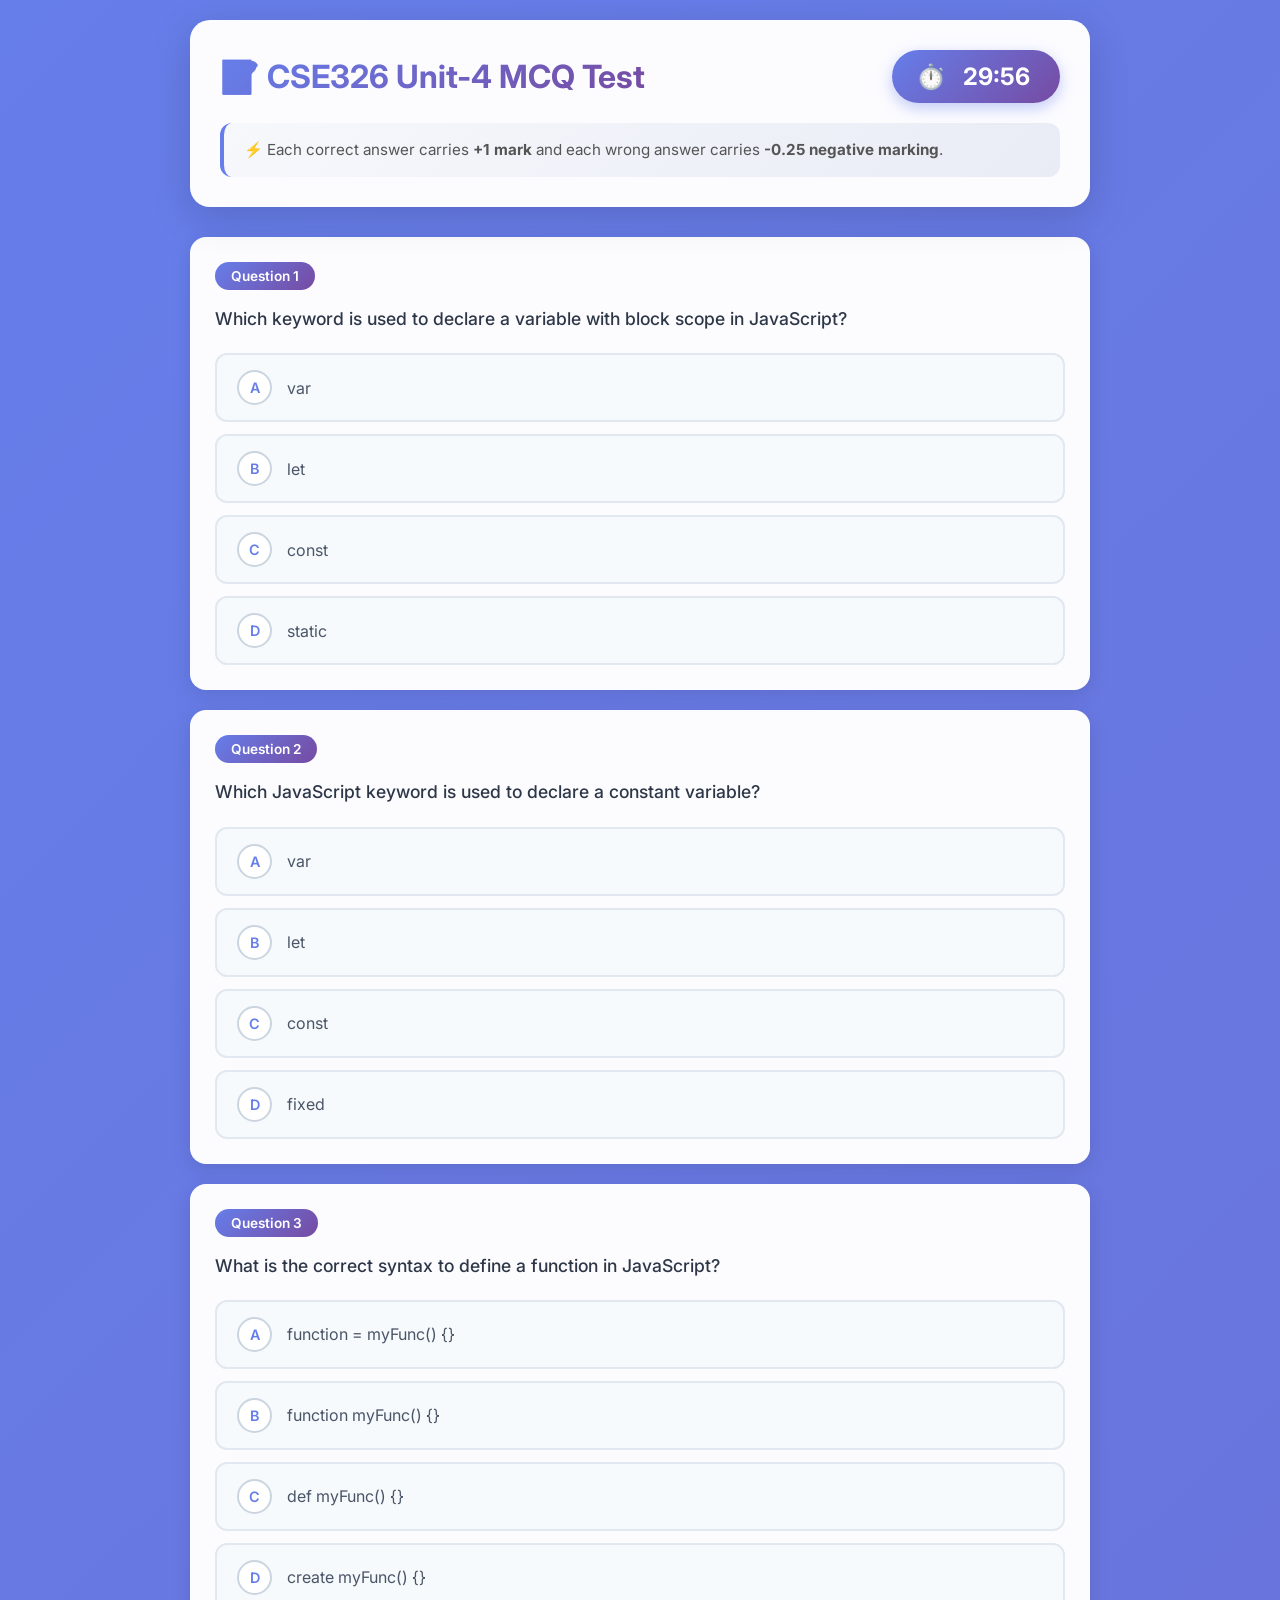
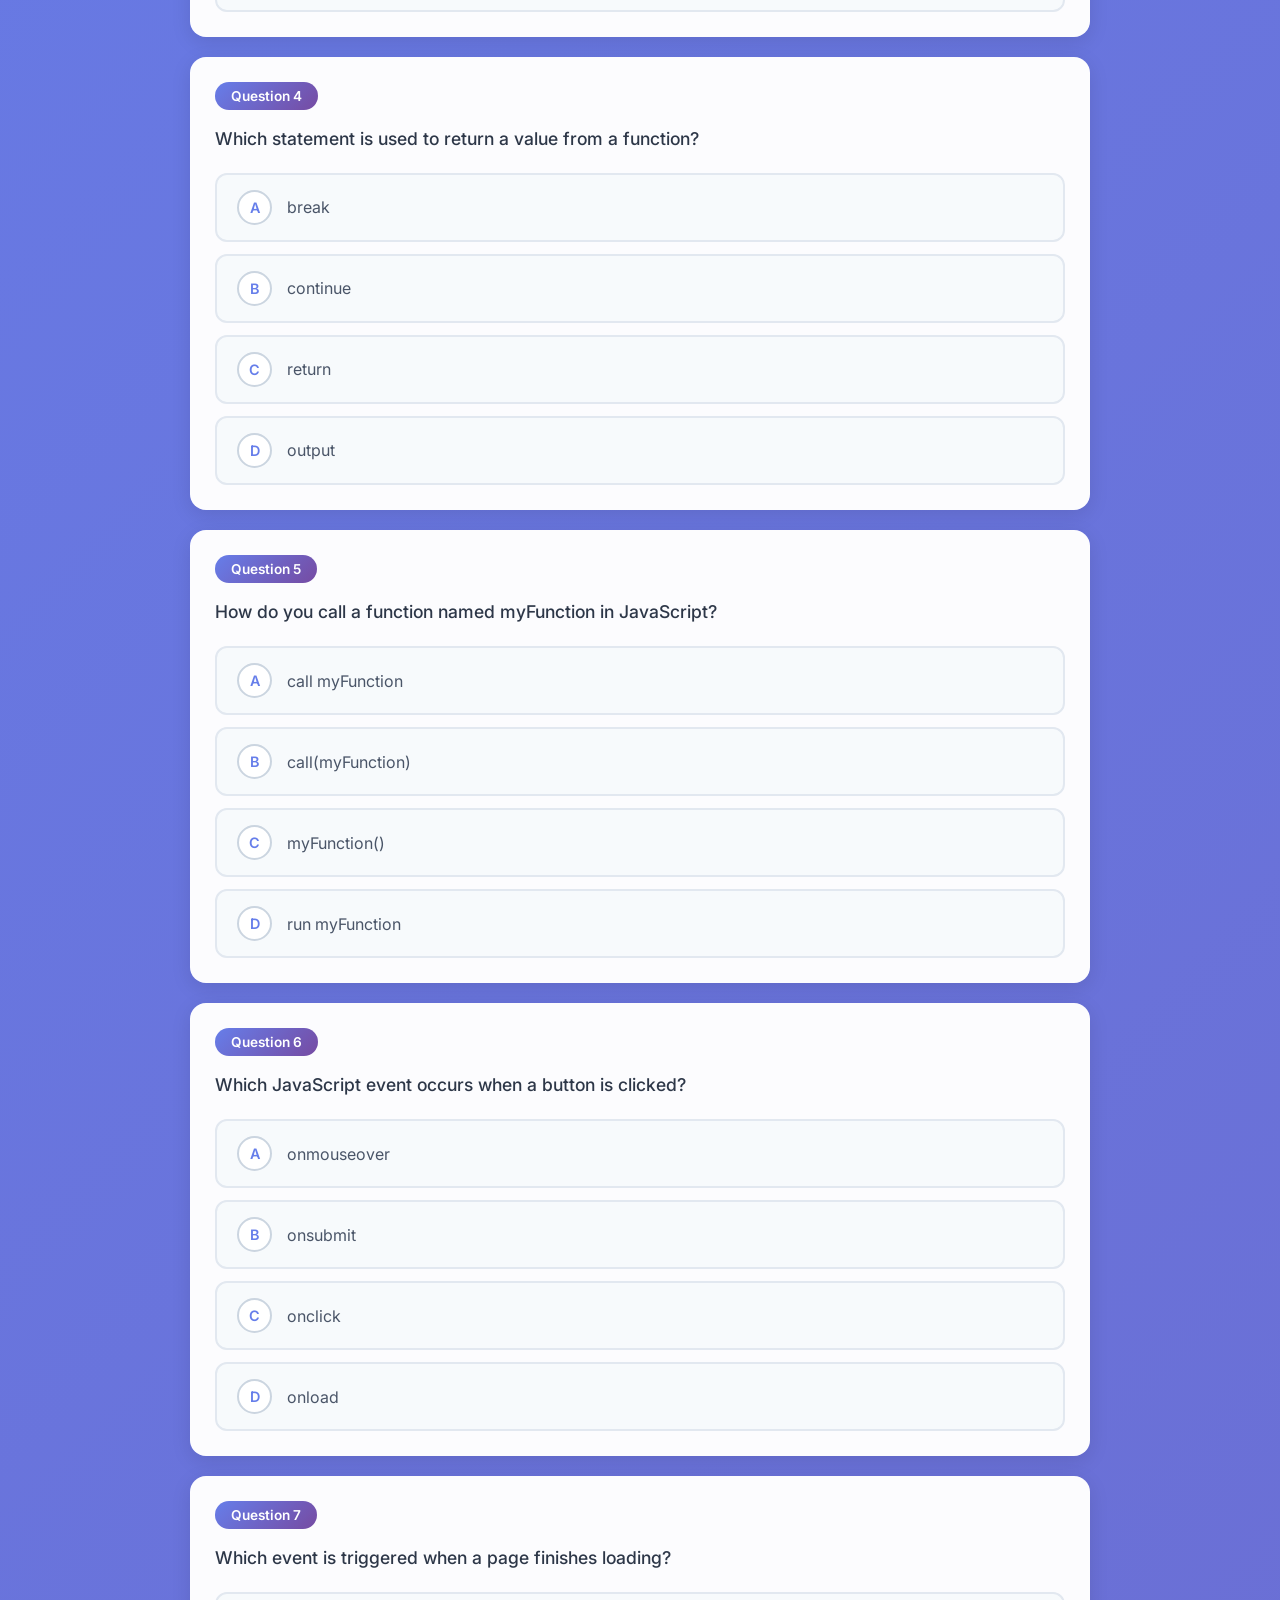
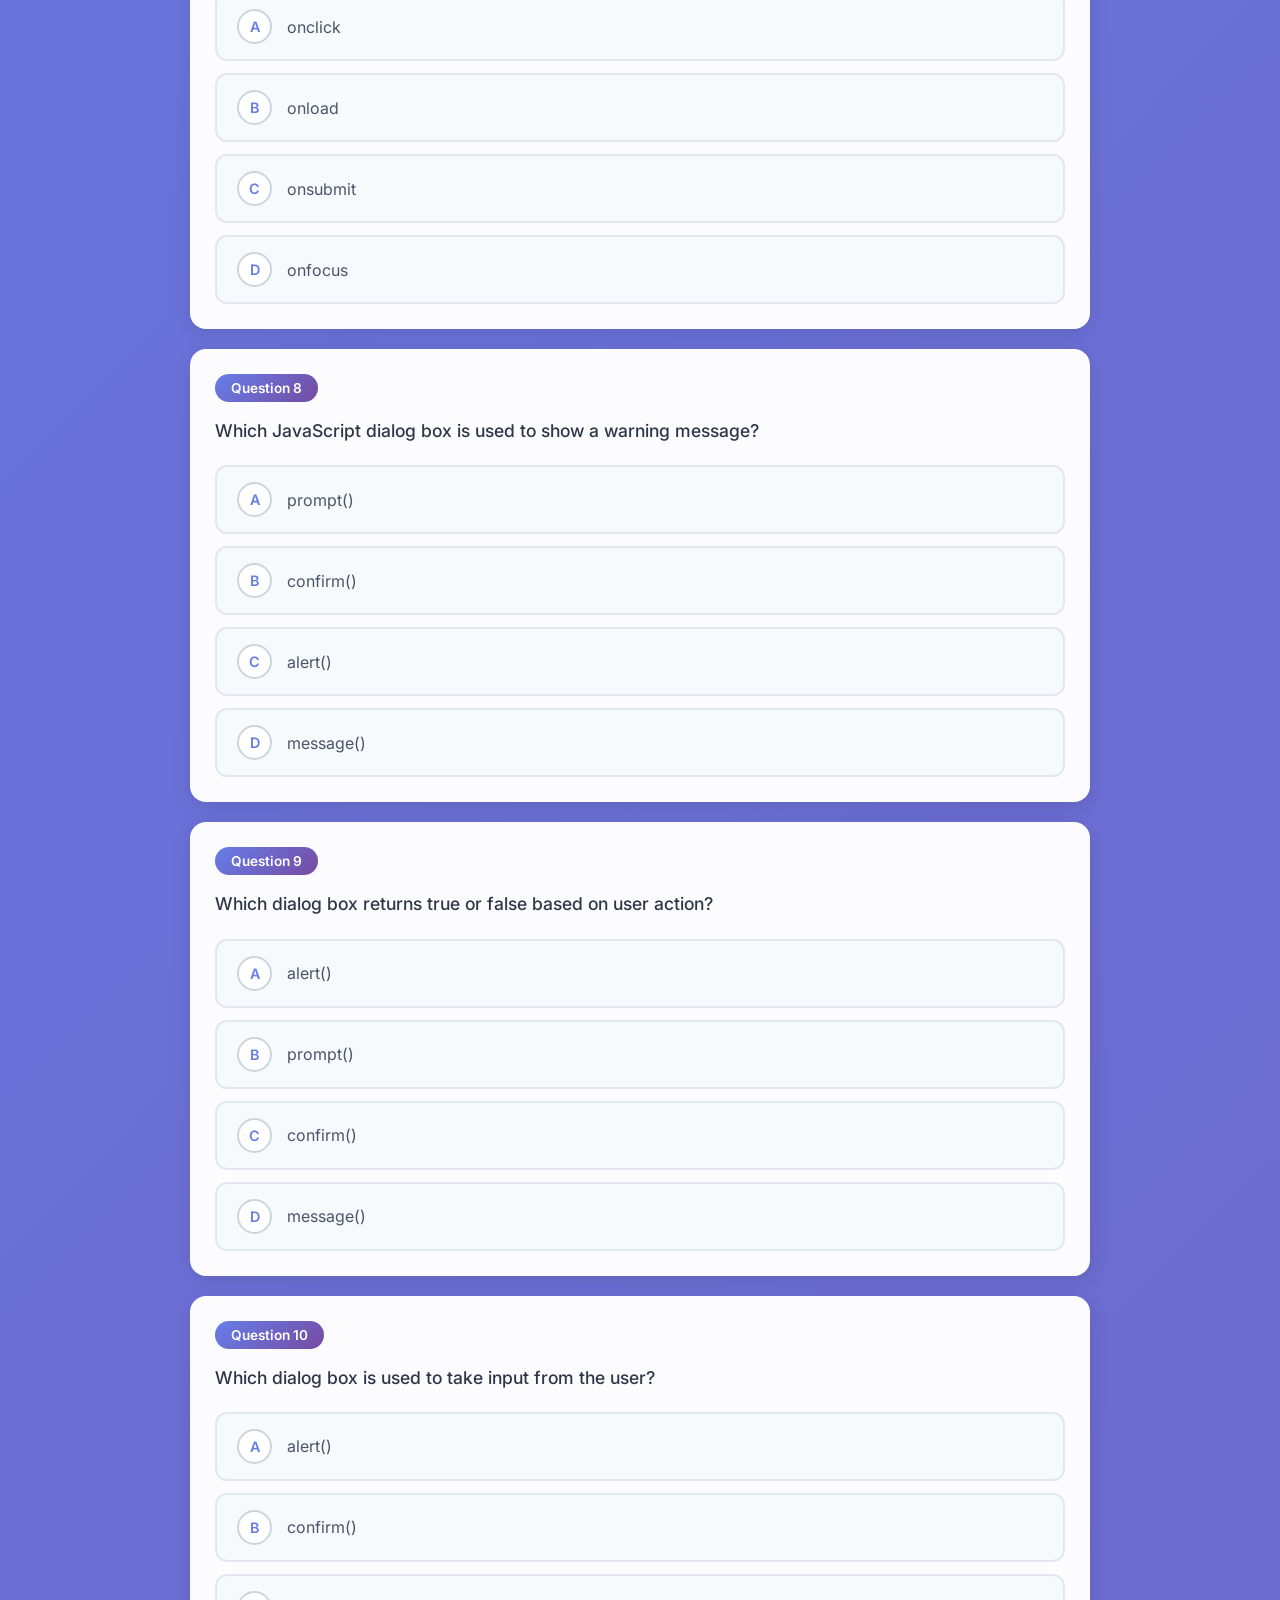
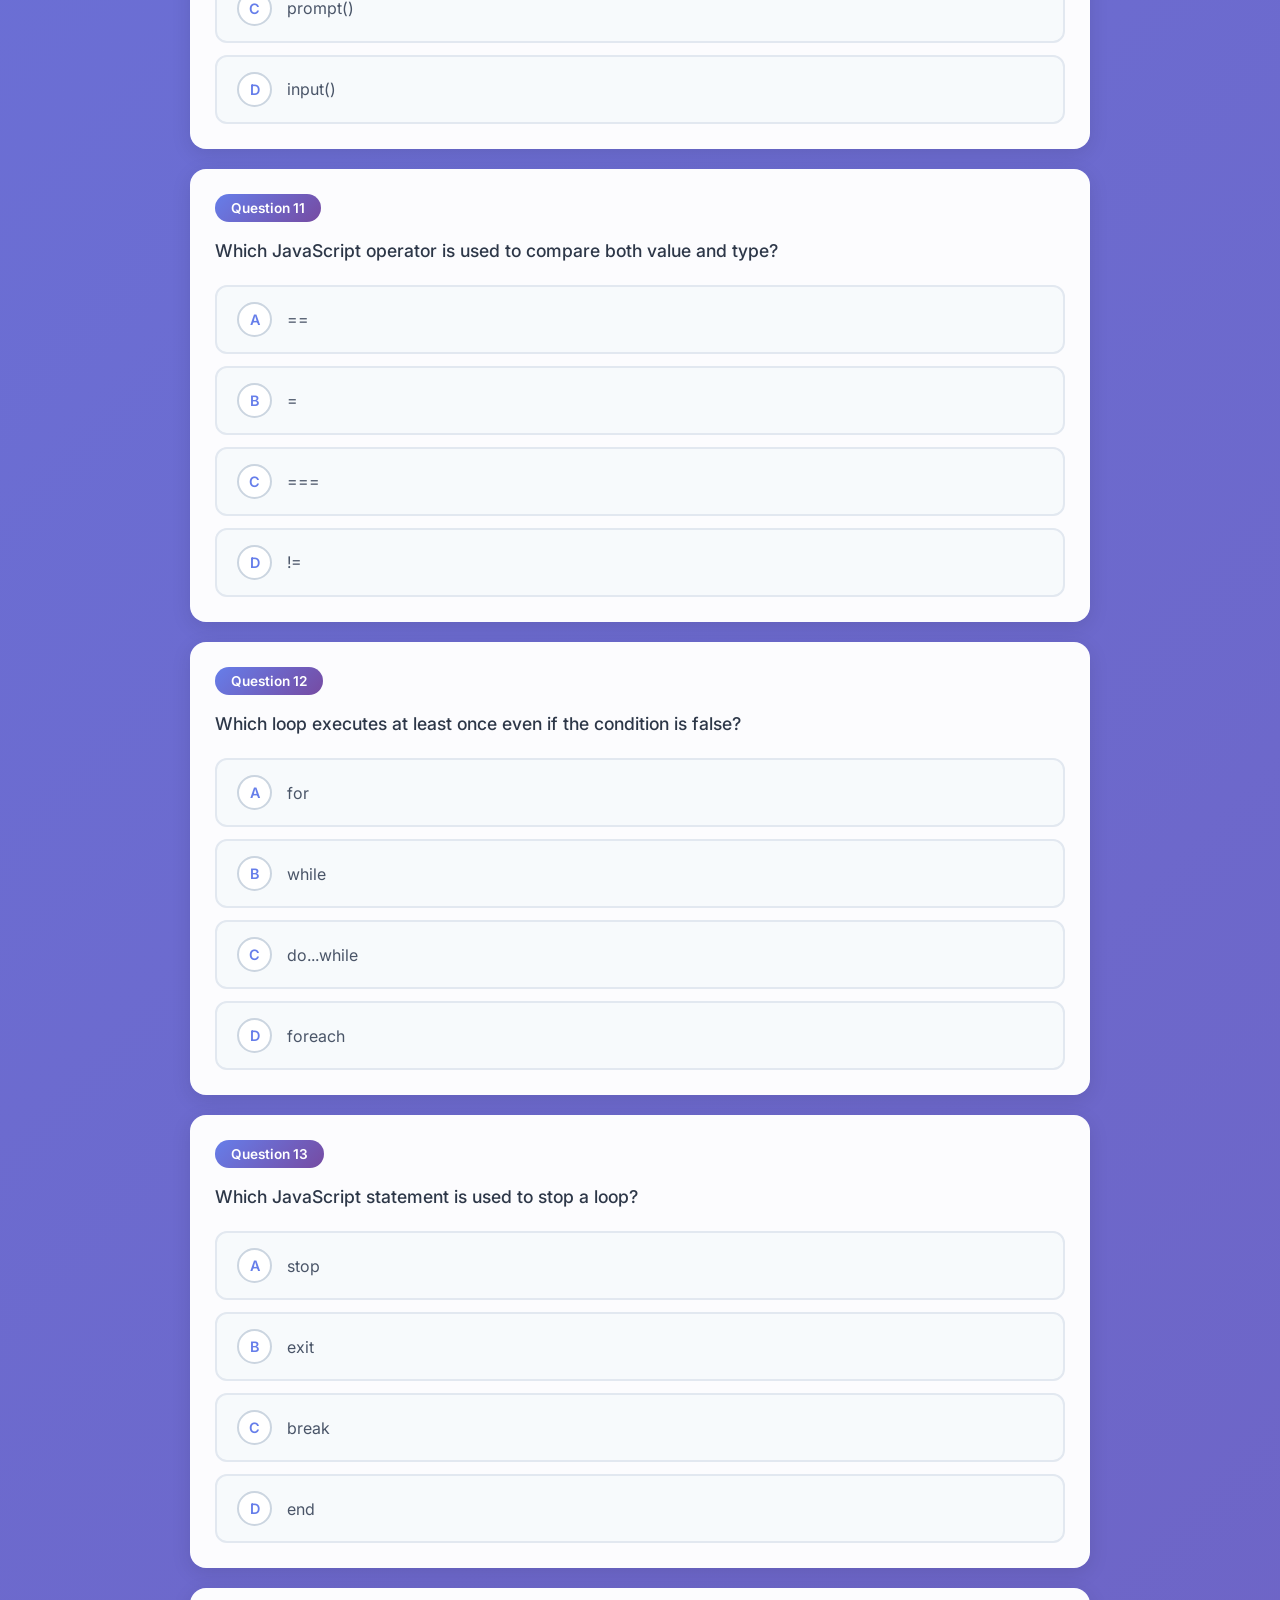
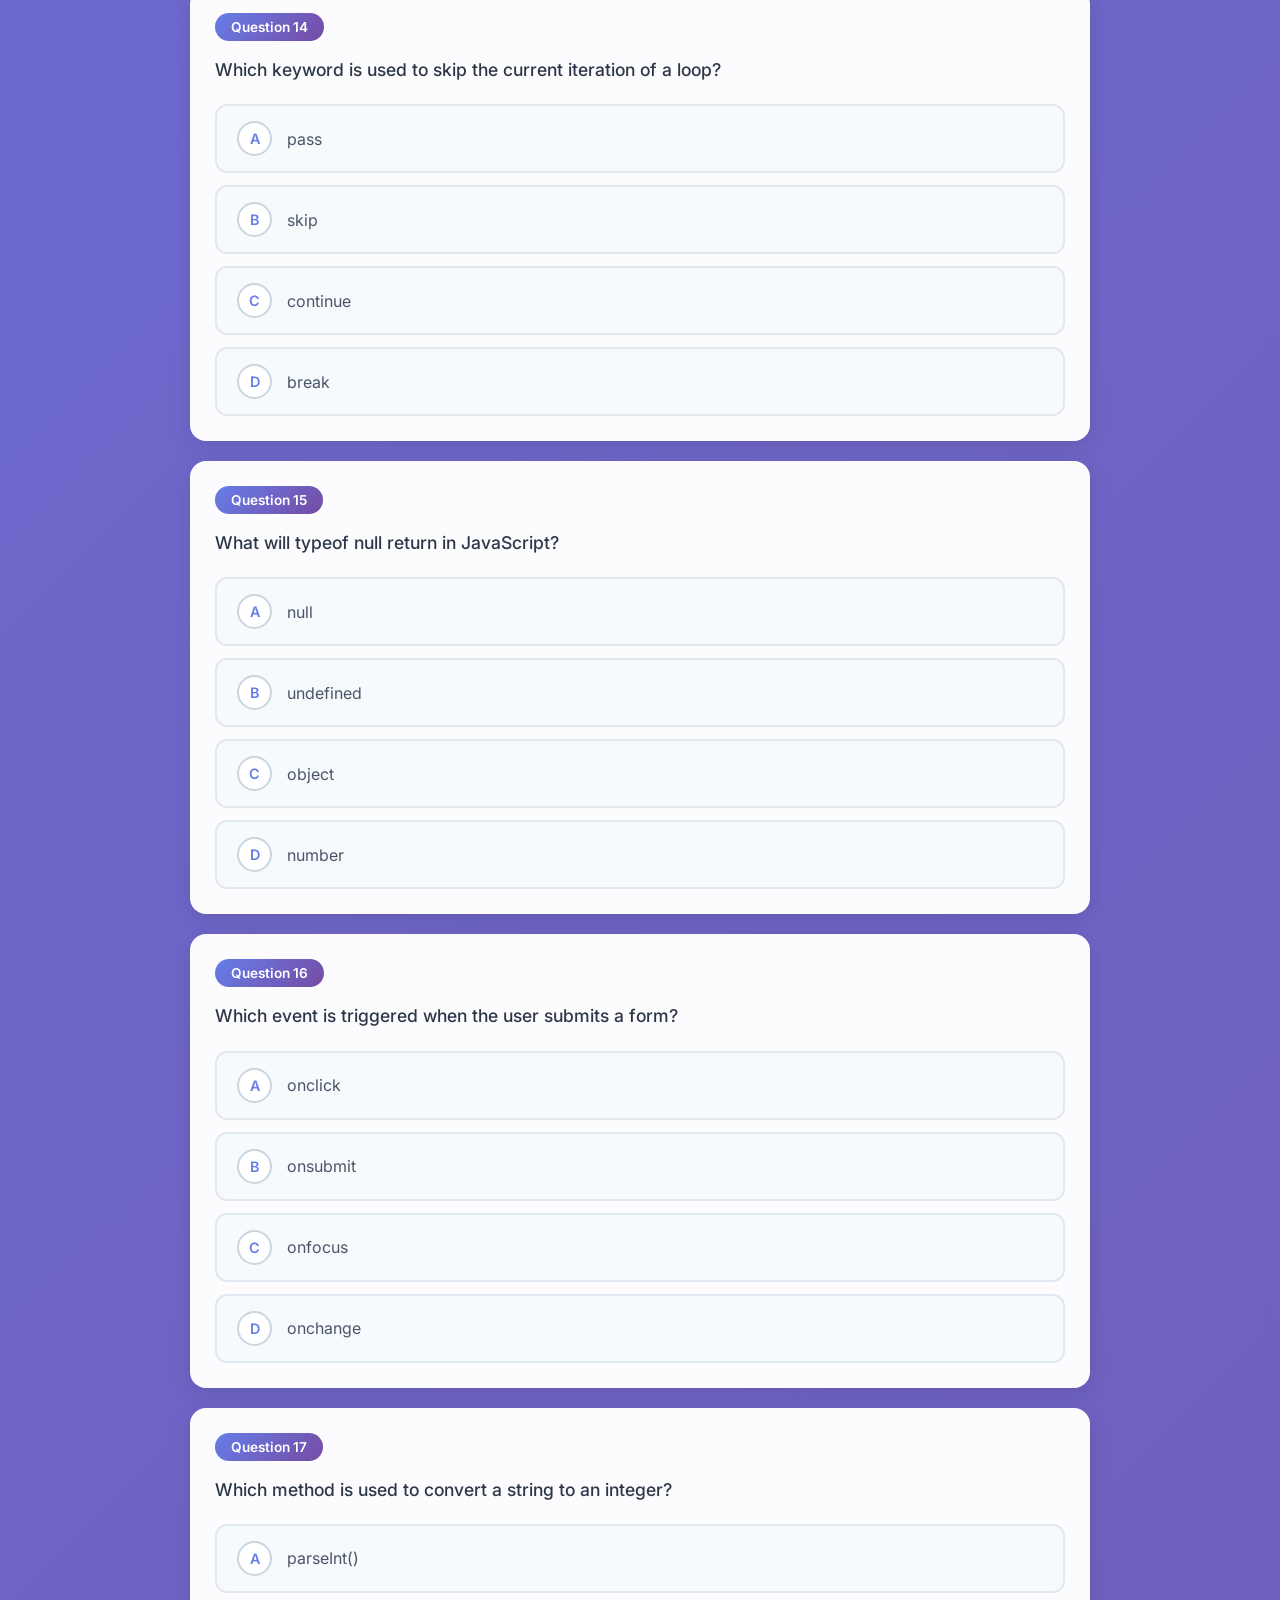
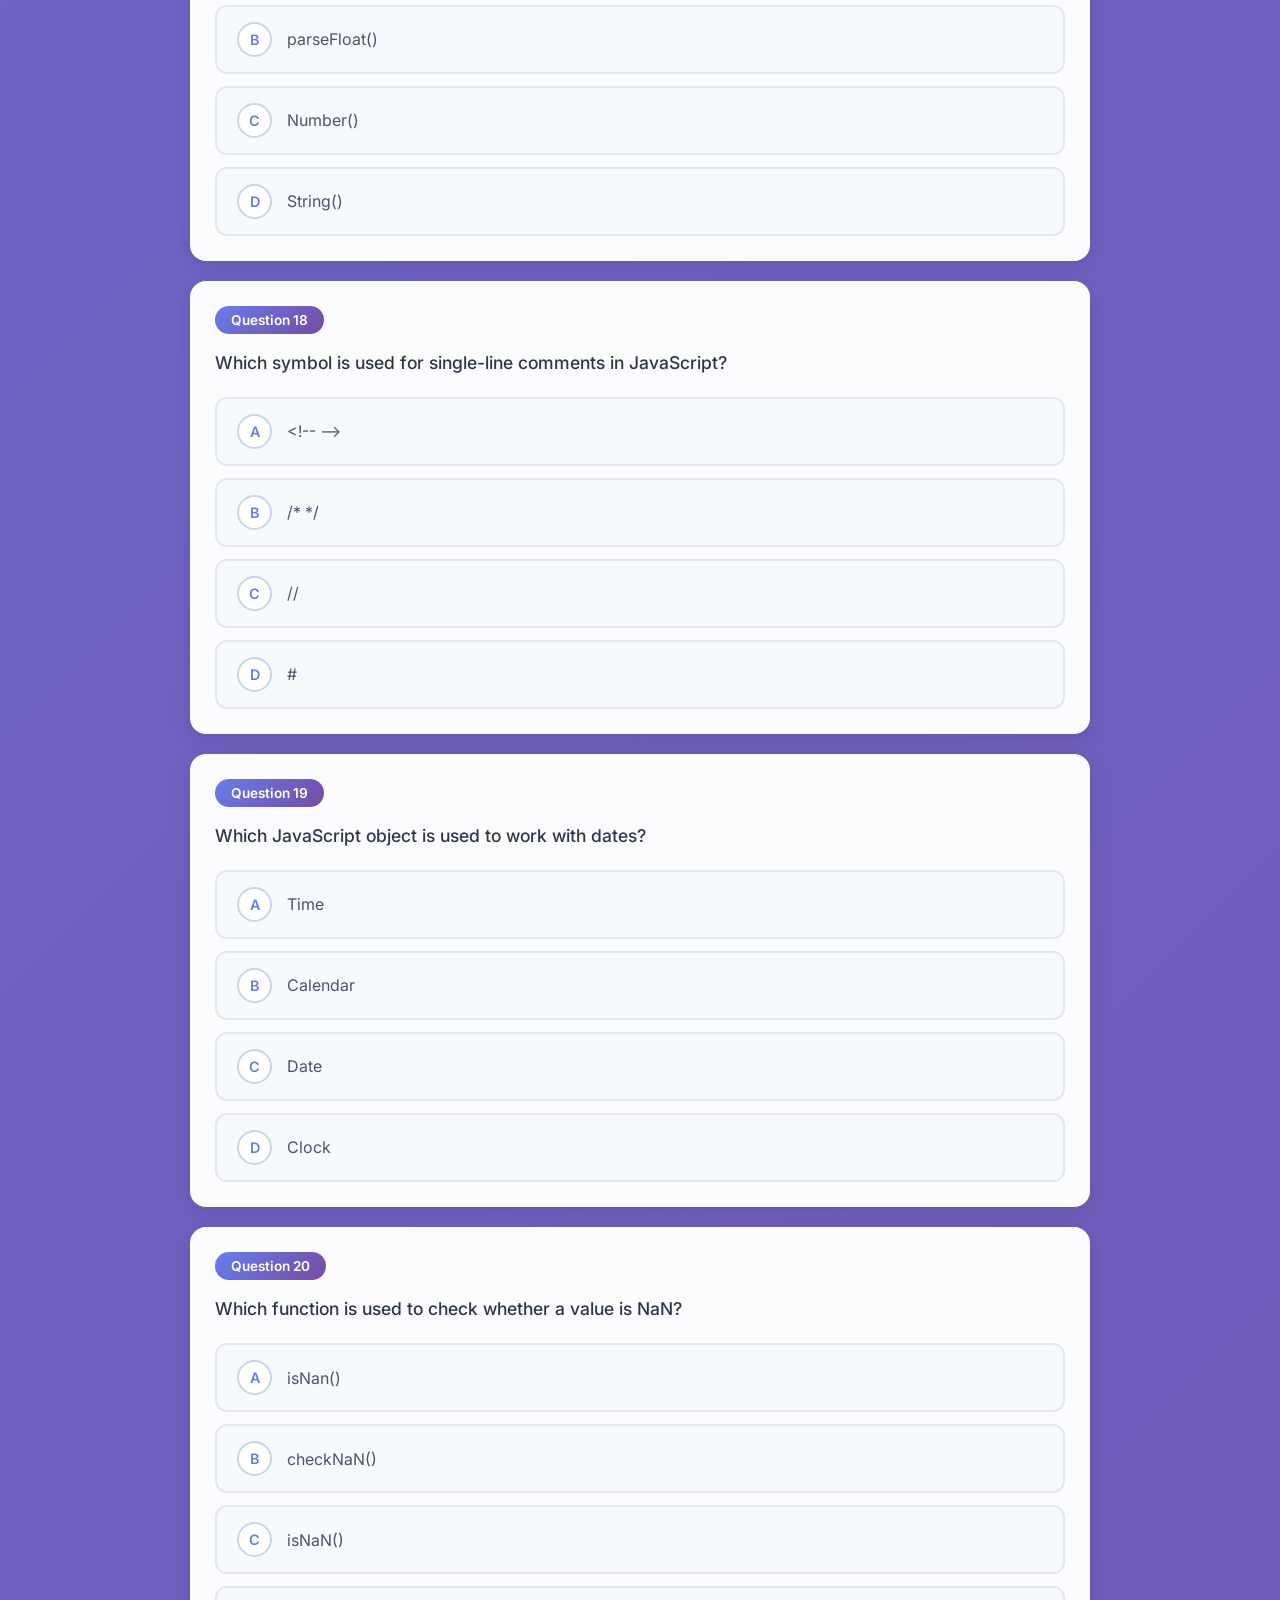
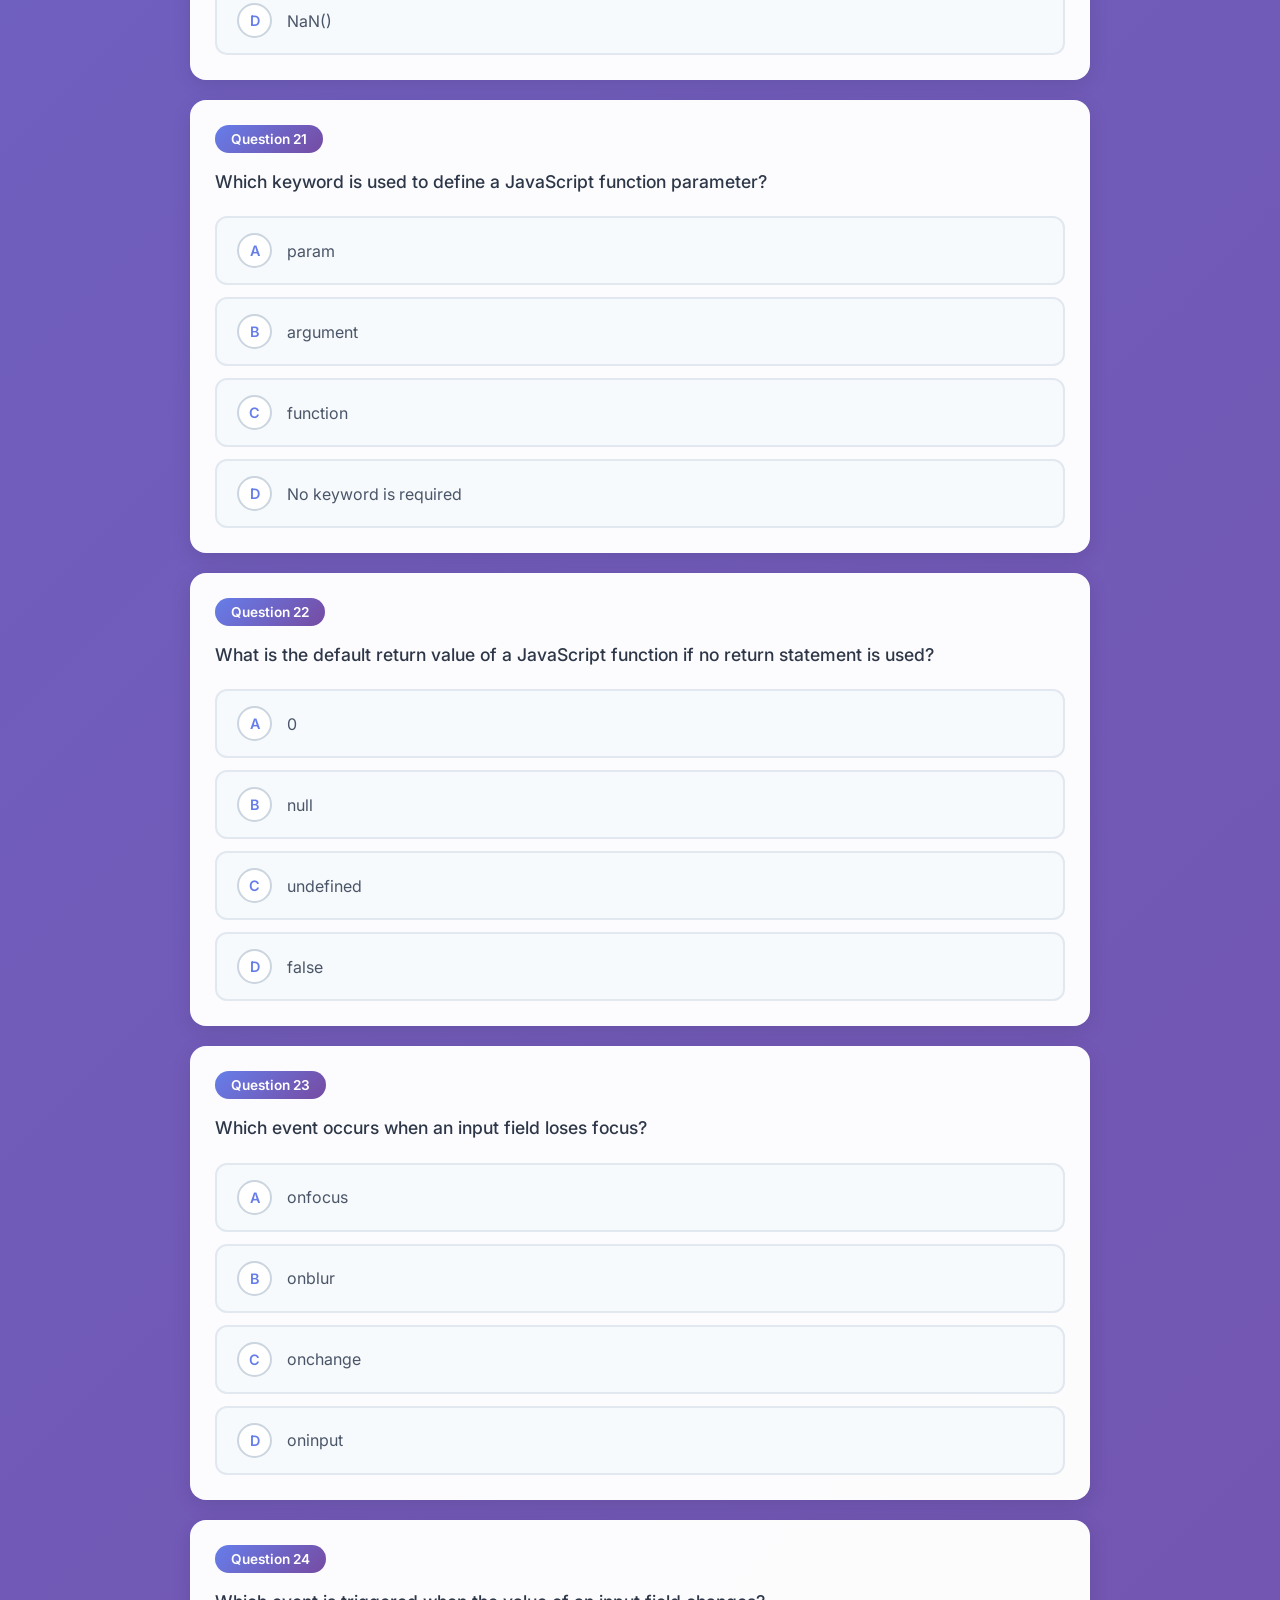
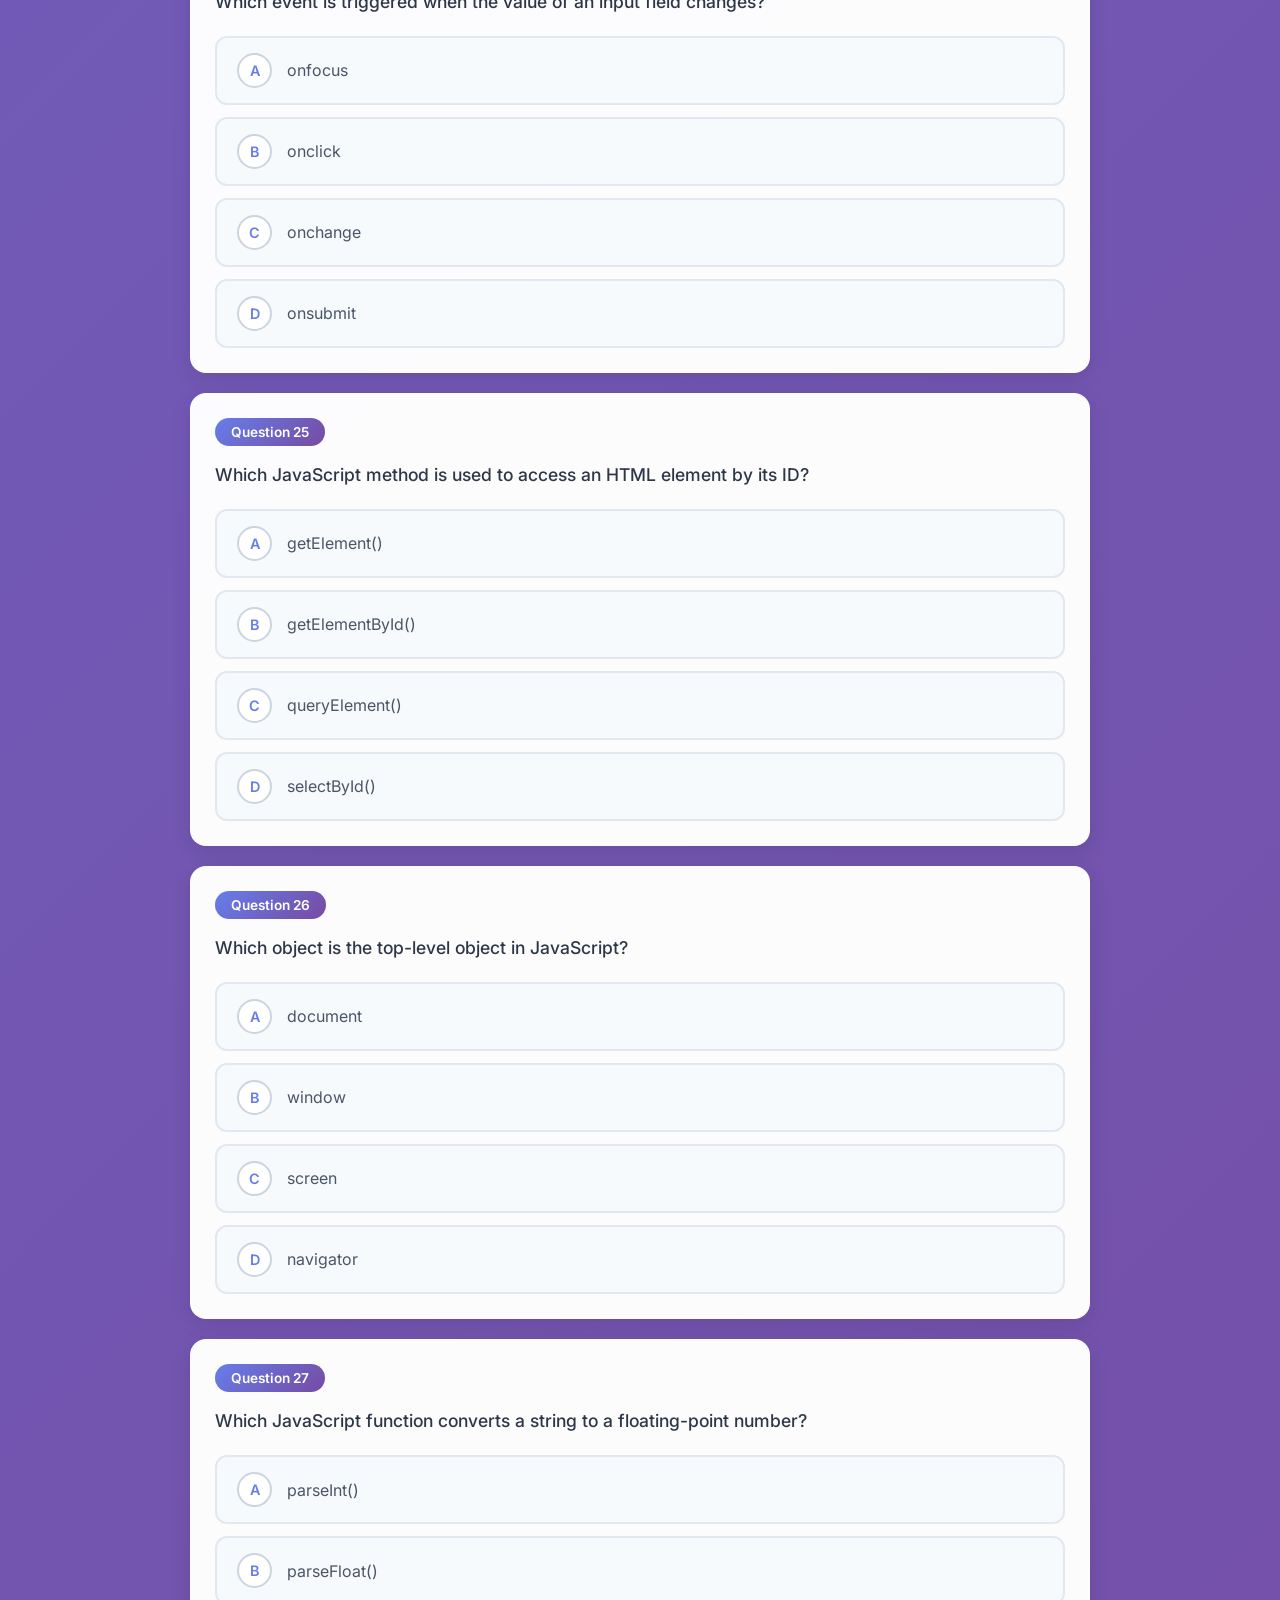
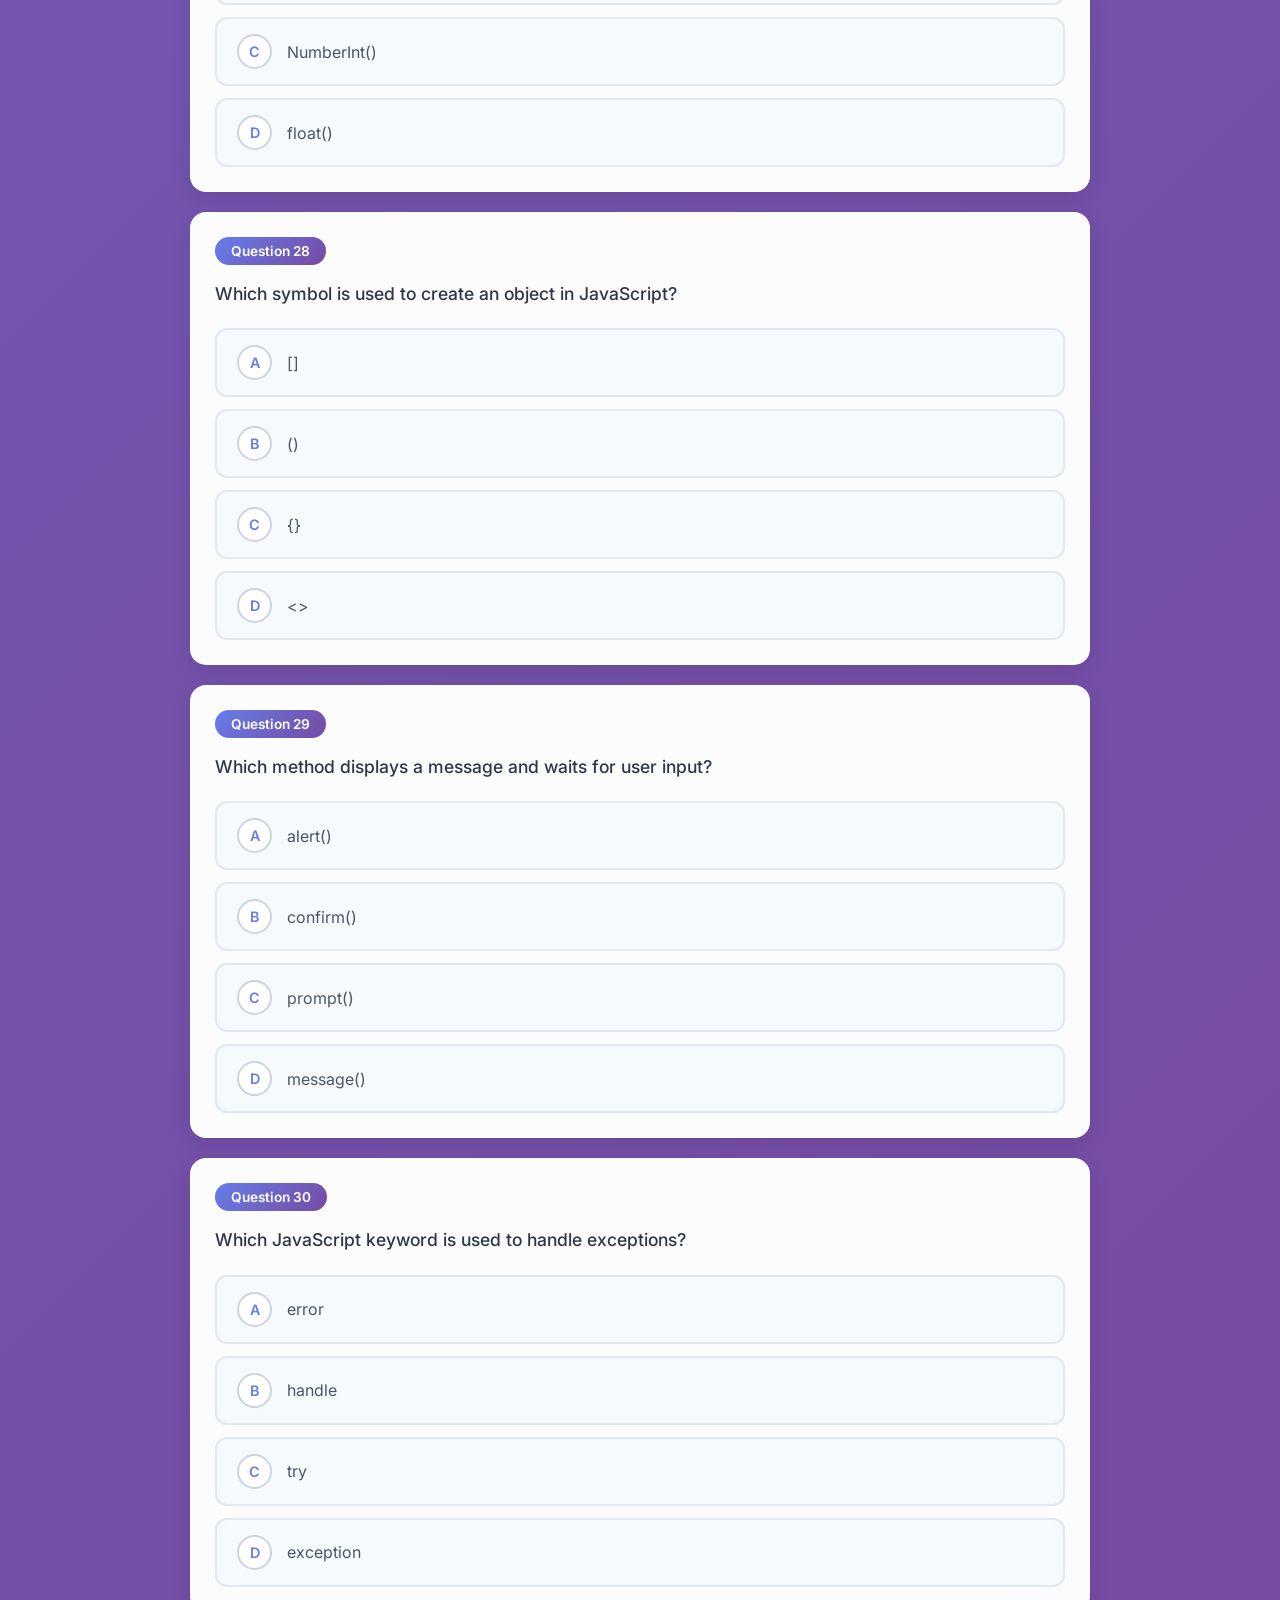
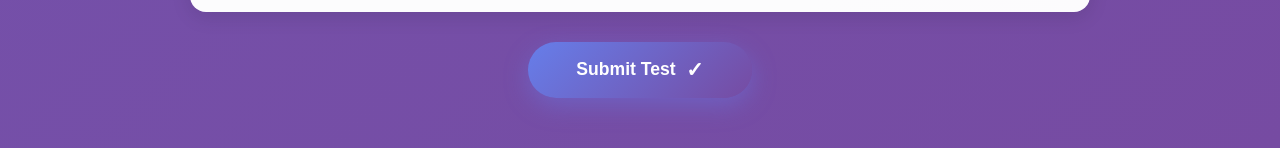
<file: cse326-unit4.html>
<!DOCTYPE html>
<html lang="en">

<head>
    <meta charset="UTF-8">
    <meta name="viewport" content="width=device-width, initial-scale=1.0">
    <title>CSE326 Unit-4 MCQ Test</title>
    <link rel="preconnect" href="https://fonts.googleapis.com">
    <link rel="preconnect" href="https://fonts.gstatic.com" crossorigin>
    <link href="https://fonts.googleapis.com/css2?family=Inter:wght@300;400;500;600;700&display=swap" rel="stylesheet">
    <link rel="stylesheet" href="cse326-unit1-style.css">
</head>

<body>
    <div class="container">
        <!-- Header with Timer -->
        <header class="header">
            <div class="header-content">
                <h1 class="title">📝 CSE326 Unit-4 MCQ Test</h1>
                <div class="timer-container">
                    <div class="timer-icon">⏱️</div>
                    <div class="timer" id="timer">30:00</div>
                </div>
            </div>
            <div class="instructions">
                <p>⚡ Each correct answer carries <strong>+1 mark</strong> and each wrong answer carries <strong>-0.25
                        negative marking</strong>.</p>
            </div>
        </header>

        <!-- Questions Container -->
        <div class="questions-container" id="questionsContainer">
            <!-- Question 1 -->
            <div class="question-card">
                <div class="question-header">
                    <span class="question-number">Question 1</span>
                </div>
                <p class="question-text">Which keyword is used to declare a variable with block scope in JavaScript?</p>
                <div class="options">
                    <label class="option">
                        <input type="radio" name="q1" value="A">
                        <span class="option-label">A</span>
                        <span class="option-text">var</span>
                    </label>
                    <label class="option">
                        <input type="radio" name="q1" value="B">
                        <span class="option-label">B</span>
                        <span class="option-text">let</span>
                    </label>
                    <label class="option">
                        <input type="radio" name="q1" value="C">
                        <span class="option-label">C</span>
                        <span class="option-text">const</span>
                    </label>
                    <label class="option">
                        <input type="radio" name="q1" value="D">
                        <span class="option-label">D</span>
                        <span class="option-text">static</span>
                    </label>
                </div>
            </div>

            <!-- Question 2 -->
            <div class="question-card">
                <div class="question-header">
                    <span class="question-number">Question 2</span>
                </div>
                <p class="question-text">Which JavaScript keyword is used to declare a constant variable?</p>
                <div class="options">
                    <label class="option">
                        <input type="radio" name="q2" value="A">
                        <span class="option-label">A</span>
                        <span class="option-text">var</span>
                    </label>
                    <label class="option">
                        <input type="radio" name="q2" value="B">
                        <span class="option-label">B</span>
                        <span class="option-text">let</span>
                    </label>
                    <label class="option">
                        <input type="radio" name="q2" value="C">
                        <span class="option-label">C</span>
                        <span class="option-text">const</span>
                    </label>
                    <label class="option">
                        <input type="radio" name="q2" value="D">
                        <span class="option-label">D</span>
                        <span class="option-text">fixed</span>
                    </label>
                </div>
            </div>

            <!-- Question 3 -->
            <div class="question-card">
                <div class="question-header">
                    <span class="question-number">Question 3</span>
                </div>
                <p class="question-text">What is the correct syntax to define a function in JavaScript?</p>
                <div class="options">
                    <label class="option">
                        <input type="radio" name="q3" value="A">
                        <span class="option-label">A</span>
                        <span class="option-text">function = myFunc() {}</span>
                    </label>
                    <label class="option">
                        <input type="radio" name="q3" value="B">
                        <span class="option-label">B</span>
                        <span class="option-text">function myFunc() {}</span>
                    </label>
                    <label class="option">
                        <input type="radio" name="q3" value="C">
                        <span class="option-label">C</span>
                        <span class="option-text">def myFunc() {}</span>
                    </label>
                    <label class="option">
                        <input type="radio" name="q3" value="D">
                        <span class="option-label">D</span>
                        <span class="option-text">create myFunc() {}</span>
                    </label>
                </div>
            </div>

            <!-- Question 4 -->
            <div class="question-card">
                <div class="question-header">
                    <span class="question-number">Question 4</span>
                </div>
                <p class="question-text">Which statement is used to return a value from a function?</p>
                <div class="options">
                    <label class="option">
                        <input type="radio" name="q4" value="A">
                        <span class="option-label">A</span>
                        <span class="option-text">break</span>
                    </label>
                    <label class="option">
                        <input type="radio" name="q4" value="B">
                        <span class="option-label">B</span>
                        <span class="option-text">continue</span>
                    </label>
                    <label class="option">
                        <input type="radio" name="q4" value="C">
                        <span class="option-label">C</span>
                        <span class="option-text">return</span>
                    </label>
                    <label class="option">
                        <input type="radio" name="q4" value="D">
                        <span class="option-label">D</span>
                        <span class="option-text">output</span>
                    </label>
                </div>
            </div>

            <!-- Question 5 -->
            <div class="question-card">
                <div class="question-header">
                    <span class="question-number">Question 5</span>
                </div>
                <p class="question-text">How do you call a function named myFunction in JavaScript?</p>
                <div class="options">
                    <label class="option">
                        <input type="radio" name="q5" value="A">
                        <span class="option-label">A</span>
                        <span class="option-text">call myFunction</span>
                    </label>
                    <label class="option">
                        <input type="radio" name="q5" value="B">
                        <span class="option-label">B</span>
                        <span class="option-text">call(myFunction)</span>
                    </label>
                    <label class="option">
                        <input type="radio" name="q5" value="C">
                        <span class="option-label">C</span>
                        <span class="option-text">myFunction()</span>
                    </label>
                    <label class="option">
                        <input type="radio" name="q5" value="D">
                        <span class="option-label">D</span>
                        <span class="option-text">run myFunction</span>
                    </label>
                </div>
            </div>

            <!-- Question 6 -->
            <div class="question-card">
                <div class="question-header">
                    <span class="question-number">Question 6</span>
                </div>
                <p class="question-text">Which JavaScript event occurs when a button is clicked?</p>
                <div class="options">
                    <label class="option">
                        <input type="radio" name="q6" value="A">
                        <span class="option-label">A</span>
                        <span class="option-text">onmouseover</span>
                    </label>
                    <label class="option">
                        <input type="radio" name="q6" value="B">
                        <span class="option-label">B</span>
                        <span class="option-text">onsubmit</span>
                    </label>
                    <label class="option">
                        <input type="radio" name="q6" value="C">
                        <span class="option-label">C</span>
                        <span class="option-text">onclick</span>
                    </label>
                    <label class="option">
                        <input type="radio" name="q6" value="D">
                        <span class="option-label">D</span>
                        <span class="option-text">onload</span>
                    </label>
                </div>
            </div>

            <!-- Question 7 -->
            <div class="question-card">
                <div class="question-header">
                    <span class="question-number">Question 7</span>
                </div>
                <p class="question-text">Which event is triggered when a page finishes loading?</p>
                <div class="options">
                    <label class="option">
                        <input type="radio" name="q7" value="A">
                        <span class="option-label">A</span>
                        <span class="option-text">onclick</span>
                    </label>
                    <label class="option">
                        <input type="radio" name="q7" value="B">
                        <span class="option-label">B</span>
                        <span class="option-text">onload</span>
                    </label>
                    <label class="option">
                        <input type="radio" name="q7" value="C">
                        <span class="option-label">C</span>
                        <span class="option-text">onsubmit</span>
                    </label>
                    <label class="option">
                        <input type="radio" name="q7" value="D">
                        <span class="option-label">D</span>
                        <span class="option-text">onfocus</span>
                    </label>
                </div>
            </div>

            <!-- Question 8 -->
            <div class="question-card">
                <div class="question-header">
                    <span class="question-number">Question 8</span>
                </div>
                <p class="question-text">Which JavaScript dialog box is used to show a warning message?</p>
                <div class="options">
                    <label class="option">
                        <input type="radio" name="q8" value="A">
                        <span class="option-label">A</span>
                        <span class="option-text">prompt()</span>
                    </label>
                    <label class="option">
                        <input type="radio" name="q8" value="B">
                        <span class="option-label">B</span>
                        <span class="option-text">confirm()</span>
                    </label>
                    <label class="option">
                        <input type="radio" name="q8" value="C">
                        <span class="option-label">C</span>
                        <span class="option-text">alert()</span>
                    </label>
                    <label class="option">
                        <input type="radio" name="q8" value="D">
                        <span class="option-label">D</span>
                        <span class="option-text">message()</span>
                    </label>
                </div>
            </div>

            <!-- Question 9 -->
            <div class="question-card">
                <div class="question-header">
                    <span class="question-number">Question 9</span>
                </div>
                <p class="question-text">Which dialog box returns true or false based on user action?</p>
                <div class="options">
                    <label class="option">
                        <input type="radio" name="q9" value="A">
                        <span class="option-label">A</span>
                        <span class="option-text">alert()</span>
                    </label>
                    <label class="option">
                        <input type="radio" name="q9" value="B">
                        <span class="option-label">B</span>
                        <span class="option-text">prompt()</span>
                    </label>
                    <label class="option">
                        <input type="radio" name="q9" value="C">
                        <span class="option-label">C</span>
                        <span class="option-text">confirm()</span>
                    </label>
                    <label class="option">
                        <input type="radio" name="q9" value="D">
                        <span class="option-label">D</span>
                        <span class="option-text">message()</span>
                    </label>
                </div>
            </div>

            <!-- Question 10 -->
            <div class="question-card">
                <div class="question-header">
                    <span class="question-number">Question 10</span>
                </div>
                <p class="question-text">Which dialog box is used to take input from the user?</p>
                <div class="options">
                    <label class="option">
                        <input type="radio" name="q10" value="A">
                        <span class="option-label">A</span>
                        <span class="option-text">alert()</span>
                    </label>
                    <label class="option">
                        <input type="radio" name="q10" value="B">
                        <span class="option-label">B</span>
                        <span class="option-text">confirm()</span>
                    </label>
                    <label class="option">
                        <input type="radio" name="q10" value="C">
                        <span class="option-label">C</span>
                        <span class="option-text">prompt()</span>
                    </label>
                    <label class="option">
                        <input type="radio" name="q10" value="D">
                        <span class="option-label">D</span>
                        <span class="option-text">input()</span>
                    </label>
                </div>
            </div>

            <!-- Question 11 -->
            <div class="question-card">
                <div class="question-header">
                    <span class="question-number">Question 11</span>
                </div>
                <p class="question-text">Which JavaScript operator is used to compare both value and type?</p>
                <div class="options">
                    <label class="option">
                        <input type="radio" name="q11" value="A">
                        <span class="option-label">A</span>
                        <span class="option-text">==</span>
                    </label>
                    <label class="option">
                        <input type="radio" name="q11" value="B">
                        <span class="option-label">B</span>
                        <span class="option-text">=</span>
                    </label>
                    <label class="option">
                        <input type="radio" name="q11" value="C">
                        <span class="option-label">C</span>
                        <span class="option-text">===</span>
                    </label>
                    <label class="option">
                        <input type="radio" name="q11" value="D">
                        <span class="option-label">D</span>
                        <span class="option-text">!=</span>
                    </label>
                </div>
            </div>

            <!-- Question 12 -->
            <div class="question-card">
                <div class="question-header">
                    <span class="question-number">Question 12</span>
                </div>
                <p class="question-text">Which loop executes at least once even if the condition is false?</p>
                <div class="options">
                    <label class="option">
                        <input type="radio" name="q12" value="A">
                        <span class="option-label">A</span>
                        <span class="option-text">for</span>
                    </label>
                    <label class="option">
                        <input type="radio" name="q12" value="B">
                        <span class="option-label">B</span>
                        <span class="option-text">while</span>
                    </label>
                    <label class="option">
                        <input type="radio" name="q12" value="C">
                        <span class="option-label">C</span>
                        <span class="option-text">do...while</span>
                    </label>
                    <label class="option">
                        <input type="radio" name="q12" value="D">
                        <span class="option-label">D</span>
                        <span class="option-text">foreach</span>
                    </label>
                </div>
            </div>

            <!-- Question 13 -->
            <div class="question-card">
                <div class="question-header">
                    <span class="question-number">Question 13</span>
                </div>
                <p class="question-text">Which JavaScript statement is used to stop a loop?</p>
                <div class="options">
                    <label class="option">
                        <input type="radio" name="q13" value="A">
                        <span class="option-label">A</span>
                        <span class="option-text">stop</span>
                    </label>
                    <label class="option">
                        <input type="radio" name="q13" value="B">
                        <span class="option-label">B</span>
                        <span class="option-text">exit</span>
                    </label>
                    <label class="option">
                        <input type="radio" name="q13" value="C">
                        <span class="option-label">C</span>
                        <span class="option-text">break</span>
                    </label>
                    <label class="option">
                        <input type="radio" name="q13" value="D">
                        <span class="option-label">D</span>
                        <span class="option-text">end</span>
                    </label>
                </div>
            </div>

            <!-- Question 14 -->
            <div class="question-card">
                <div class="question-header">
                    <span class="question-number">Question 14</span>
                </div>
                <p class="question-text">Which keyword is used to skip the current iteration of a loop?</p>
                <div class="options">
                    <label class="option">
                        <input type="radio" name="q14" value="A">
                        <span class="option-label">A</span>
                        <span class="option-text">pass</span>
                    </label>
                    <label class="option">
                        <input type="radio" name="q14" value="B">
                        <span class="option-label">B</span>
                        <span class="option-text">skip</span>
                    </label>
                    <label class="option">
                        <input type="radio" name="q14" value="C">
                        <span class="option-label">C</span>
                        <span class="option-text">continue</span>
                    </label>
                    <label class="option">
                        <input type="radio" name="q14" value="D">
                        <span class="option-label">D</span>
                        <span class="option-text">break</span>
                    </label>
                </div>
            </div>

            <!-- Question 15 -->
            <div class="question-card">
                <div class="question-header">
                    <span class="question-number">Question 15</span>
                </div>
                <p class="question-text">What will typeof null return in JavaScript?</p>
                <div class="options">
                    <label class="option">
                        <input type="radio" name="q15" value="A">
                        <span class="option-label">A</span>
                        <span class="option-text">null</span>
                    </label>
                    <label class="option">
                        <input type="radio" name="q15" value="B">
                        <span class="option-label">B</span>
                        <span class="option-text">undefined</span>
                    </label>
                    <label class="option">
                        <input type="radio" name="q15" value="C">
                        <span class="option-label">C</span>
                        <span class="option-text">object</span>
                    </label>
                    <label class="option">
                        <input type="radio" name="q15" value="D">
                        <span class="option-label">D</span>
                        <span class="option-text">number</span>
                    </label>
                </div>
            </div>

            <!-- Question 16 -->
            <div class="question-card">
                <div class="question-header">
                    <span class="question-number">Question 16</span>
                </div>
                <p class="question-text">Which event is triggered when the user submits a form?</p>
                <div class="options">
                    <label class="option">
                        <input type="radio" name="q16" value="A">
                        <span class="option-label">A</span>
                        <span class="option-text">onclick</span>
                    </label>
                    <label class="option">
                        <input type="radio" name="q16" value="B">
                        <span class="option-label">B</span>
                        <span class="option-text">onsubmit</span>
                    </label>
                    <label class="option">
                        <input type="radio" name="q16" value="C">
                        <span class="option-label">C</span>
                        <span class="option-text">onfocus</span>
                    </label>
                    <label class="option">
                        <input type="radio" name="q16" value="D">
                        <span class="option-label">D</span>
                        <span class="option-text">onchange</span>
                    </label>
                </div>
            </div>

            <!-- Question 17 -->
            <div class="question-card">
                <div class="question-header">
                    <span class="question-number">Question 17</span>
                </div>
                <p class="question-text">Which method is used to convert a string to an integer?</p>
                <div class="options">
                    <label class="option">
                        <input type="radio" name="q17" value="A">
                        <span class="option-label">A</span>
                        <span class="option-text">parseInt()</span>
                    </label>
                    <label class="option">
                        <input type="radio" name="q17" value="B">
                        <span class="option-label">B</span>
                        <span class="option-text">parseFloat()</span>
                    </label>
                    <label class="option">
                        <input type="radio" name="q17" value="C">
                        <span class="option-label">C</span>
                        <span class="option-text">Number()</span>
                    </label>
                    <label class="option">
                        <input type="radio" name="q17" value="D">
                        <span class="option-label">D</span>
                        <span class="option-text">String()</span>
                    </label>
                </div>
            </div>

            <!-- Question 18 -->
            <div class="question-card">
                <div class="question-header">
                    <span class="question-number">Question 18</span>
                </div>
                <p class="question-text">Which symbol is used for single-line comments in JavaScript?</p>
                <div class="options">
                    <label class="option">
                        <input type="radio" name="q18" value="A">
                        <span class="option-label">A</span>
                        <span class="option-text">&lt;!-- --&gt;</span>
                    </label>
                    <label class="option">
                        <input type="radio" name="q18" value="B">
                        <span class="option-label">B</span>
                        <span class="option-text">/* */</span>
                    </label>
                    <label class="option">
                        <input type="radio" name="q18" value="C">
                        <span class="option-label">C</span>
                        <span class="option-text">//</span>
                    </label>
                    <label class="option">
                        <input type="radio" name="q18" value="D">
                        <span class="option-label">D</span>
                        <span class="option-text">#</span>
                    </label>
                </div>
            </div>

            <!-- Question 19 -->
            <div class="question-card">
                <div class="question-header">
                    <span class="question-number">Question 19</span>
                </div>
                <p class="question-text">Which JavaScript object is used to work with dates?</p>
                <div class="options">
                    <label class="option">
                        <input type="radio" name="q19" value="A">
                        <span class="option-label">A</span>
                        <span class="option-text">Time</span>
                    </label>
                    <label class="option">
                        <input type="radio" name="q19" value="B">
                        <span class="option-label">B</span>
                        <span class="option-text">Calendar</span>
                    </label>
                    <label class="option">
                        <input type="radio" name="q19" value="C">
                        <span class="option-label">C</span>
                        <span class="option-text">Date</span>
                    </label>
                    <label class="option">
                        <input type="radio" name="q19" value="D">
                        <span class="option-label">D</span>
                        <span class="option-text">Clock</span>
                    </label>
                </div>
            </div>

            <!-- Question 20 -->
            <div class="question-card">
                <div class="question-header">
                    <span class="question-number">Question 20</span>
                </div>
                <p class="question-text">Which function is used to check whether a value is NaN?</p>
                <div class="options">
                    <label class="option">
                        <input type="radio" name="q20" value="A">
                        <span class="option-label">A</span>
                        <span class="option-text">isNan()</span>
                    </label>
                    <label class="option">
                        <input type="radio" name="q20" value="B">
                        <span class="option-label">B</span>
                        <span class="option-text">checkNaN()</span>
                    </label>
                    <label class="option">
                        <input type="radio" name="q20" value="C">
                        <span class="option-label">C</span>
                        <span class="option-text">isNaN()</span>
                    </label>
                    <label class="option">
                        <input type="radio" name="q20" value="D">
                        <span class="option-label">D</span>
                        <span class="option-text">NaN()</span>
                    </label>
                </div>
            </div>

            <!-- Question 21 -->
            <div class="question-card">
                <div class="question-header">
                    <span class="question-number">Question 21</span>
                </div>
                <p class="question-text">Which keyword is used to define a JavaScript function parameter?</p>
                <div class="options">
                    <label class="option">
                        <input type="radio" name="q21" value="A">
                        <span class="option-label">A</span>
                        <span class="option-text">param</span>
                    </label>
                    <label class="option">
                        <input type="radio" name="q21" value="B">
                        <span class="option-label">B</span>
                        <span class="option-text">argument</span>
                    </label>
                    <label class="option">
                        <input type="radio" name="q21" value="C">
                        <span class="option-label">C</span>
                        <span class="option-text">function</span>
                    </label>
                    <label class="option">
                        <input type="radio" name="q21" value="D">
                        <span class="option-label">D</span>
                        <span class="option-text">No keyword is required</span>
                    </label>
                </div>
            </div>

            <!-- Question 22 -->
            <div class="question-card">
                <div class="question-header">
                    <span class="question-number">Question 22</span>
                </div>
                <p class="question-text">What is the default return value of a JavaScript function if no return
                    statement is used?</p>
                <div class="options">
                    <label class="option">
                        <input type="radio" name="q22" value="A">
                        <span class="option-label">A</span>
                        <span class="option-text">0</span>
                    </label>
                    <label class="option">
                        <input type="radio" name="q22" value="B">
                        <span class="option-label">B</span>
                        <span class="option-text">null</span>
                    </label>
                    <label class="option">
                        <input type="radio" name="q22" value="C">
                        <span class="option-label">C</span>
                        <span class="option-text">undefined</span>
                    </label>
                    <label class="option">
                        <input type="radio" name="q22" value="D">
                        <span class="option-label">D</span>
                        <span class="option-text">false</span>
                    </label>
                </div>
            </div>

            <!-- Question 23 -->
            <div class="question-card">
                <div class="question-header">
                    <span class="question-number">Question 23</span>
                </div>
                <p class="question-text">Which event occurs when an input field loses focus?</p>
                <div class="options">
                    <label class="option">
                        <input type="radio" name="q23" value="A">
                        <span class="option-label">A</span>
                        <span class="option-text">onfocus</span>
                    </label>
                    <label class="option">
                        <input type="radio" name="q23" value="B">
                        <span class="option-label">B</span>
                        <span class="option-text">onblur</span>
                    </label>
                    <label class="option">
                        <input type="radio" name="q23" value="C">
                        <span class="option-label">C</span>
                        <span class="option-text">onchange</span>
                    </label>
                    <label class="option">
                        <input type="radio" name="q23" value="D">
                        <span class="option-label">D</span>
                        <span class="option-text">oninput</span>
                    </label>
                </div>
            </div>

            <!-- Question 24 -->
            <div class="question-card">
                <div class="question-header">
                    <span class="question-number">Question 24</span>
                </div>
                <p class="question-text">Which event is triggered when the value of an input field changes?</p>
                <div class="options">
                    <label class="option">
                        <input type="radio" name="q24" value="A">
                        <span class="option-label">A</span>
                        <span class="option-text">onfocus</span>
                    </label>
                    <label class="option">
                        <input type="radio" name="q24" value="B">
                        <span class="option-label">B</span>
                        <span class="option-text">onclick</span>
                    </label>
                    <label class="option">
                        <input type="radio" name="q24" value="C">
                        <span class="option-label">C</span>
                        <span class="option-text">onchange</span>
                    </label>
                    <label class="option">
                        <input type="radio" name="q24" value="D">
                        <span class="option-label">D</span>
                        <span class="option-text">onsubmit</span>
                    </label>
                </div>
            </div>

            <!-- Question 25 -->
            <div class="question-card">
                <div class="question-header">
                    <span class="question-number">Question 25</span>
                </div>
                <p class="question-text">Which JavaScript method is used to access an HTML element by its ID?</p>
                <div class="options">
                    <label class="option">
                        <input type="radio" name="q25" value="A">
                        <span class="option-label">A</span>
                        <span class="option-text">getElement()</span>
                    </label>
                    <label class="option">
                        <input type="radio" name="q25" value="B">
                        <span class="option-label">B</span>
                        <span class="option-text">getElementById()</span>
                    </label>
                    <label class="option">
                        <input type="radio" name="q25" value="C">
                        <span class="option-label">C</span>
                        <span class="option-text">queryElement()</span>
                    </label>
                    <label class="option">
                        <input type="radio" name="q25" value="D">
                        <span class="option-label">D</span>
                        <span class="option-text">selectById()</span>
                    </label>
                </div>
            </div>

            <!-- Question 26 -->
            <div class="question-card">
                <div class="question-header">
                    <span class="question-number">Question 26</span>
                </div>
                <p class="question-text">Which object is the top-level object in JavaScript?</p>
                <div class="options">
                    <label class="option">
                        <input type="radio" name="q26" value="A">
                        <span class="option-label">A</span>
                        <span class="option-text">document</span>
                    </label>
                    <label class="option">
                        <input type="radio" name="q26" value="B">
                        <span class="option-label">B</span>
                        <span class="option-text">window</span>
                    </label>
                    <label class="option">
                        <input type="radio" name="q26" value="C">
                        <span class="option-label">C</span>
                        <span class="option-text">screen</span>
                    </label>
                    <label class="option">
                        <input type="radio" name="q26" value="D">
                        <span class="option-label">D</span>
                        <span class="option-text">navigator</span>
                    </label>
                </div>
            </div>

            <!-- Question 27 -->
            <div class="question-card">
                <div class="question-header">
                    <span class="question-number">Question 27</span>
                </div>
                <p class="question-text">Which JavaScript function converts a string to a floating-point number?</p>
                <div class="options">
                    <label class="option">
                        <input type="radio" name="q27" value="A">
                        <span class="option-label">A</span>
                        <span class="option-text">parseInt()</span>
                    </label>
                    <label class="option">
                        <input type="radio" name="q27" value="B">
                        <span class="option-label">B</span>
                        <span class="option-text">parseFloat()</span>
                    </label>
                    <label class="option">
                        <input type="radio" name="q27" value="C">
                        <span class="option-label">C</span>
                        <span class="option-text">NumberInt()</span>
                    </label>
                    <label class="option">
                        <input type="radio" name="q27" value="D">
                        <span class="option-label">D</span>
                        <span class="option-text">float()</span>
                    </label>
                </div>
            </div>

            <!-- Question 28 -->
            <div class="question-card">
                <div class="question-header">
                    <span class="question-number">Question 28</span>
                </div>
                <p class="question-text">Which symbol is used to create an object in JavaScript?</p>
                <div class="options">
                    <label class="option">
                        <input type="radio" name="q28" value="A">
                        <span class="option-label">A</span>
                        <span class="option-text">[]</span>
                    </label>
                    <label class="option">
                        <input type="radio" name="q28" value="B">
                        <span class="option-label">B</span>
                        <span class="option-text">()</span>
                    </label>
                    <label class="option">
                        <input type="radio" name="q28" value="C">
                        <span class="option-label">C</span>
                        <span class="option-text">{}</span>
                    </label>
                    <label class="option">
                        <input type="radio" name="q28" value="D">
                        <span class="option-label">D</span>
                        <span class="option-text">&lt;&gt;</span>
                    </label>
                </div>
            </div>

            <!-- Question 29 -->
            <div class="question-card">
                <div class="question-header">
                    <span class="question-number">Question 29</span>
                </div>
                <p class="question-text">Which method displays a message and waits for user input?</p>
                <div class="options">
                    <label class="option">
                        <input type="radio" name="q29" value="A">
                        <span class="option-label">A</span>
                        <span class="option-text">alert()</span>
                    </label>
                    <label class="option">
                        <input type="radio" name="q29" value="B">
                        <span class="option-label">B</span>
                        <span class="option-text">confirm()</span>
                    </label>
                    <label class="option">
                        <input type="radio" name="q29" value="C">
                        <span class="option-label">C</span>
                        <span class="option-text">prompt()</span>
                    </label>
                    <label class="option">
                        <input type="radio" name="q29" value="D">
                        <span class="option-label">D</span>
                        <span class="option-text">message()</span>
                    </label>
                </div>
            </div>

            <!-- Question 30 -->
            <div class="question-card">
                <div class="question-header">
                    <span class="question-number">Question 30</span>
                </div>
                <p class="question-text">Which JavaScript keyword is used to handle exceptions?</p>
                <div class="options">
                    <label class="option">
                        <input type="radio" name="q30" value="A">
                        <span class="option-label">A</span>
                        <span class="option-text">error</span>
                    </label>
                    <label class="option">
                        <input type="radio" name="q30" value="B">
                        <span class="option-label">B</span>
                        <span class="option-text">handle</span>
                    </label>
                    <label class="option">
                        <input type="radio" name="q30" value="C">
                        <span class="option-label">C</span>
                        <span class="option-text">try</span>
                    </label>
                    <label class="option">
                        <input type="radio" name="q30" value="D">
                        <span class="option-label">D</span>
                        <span class="option-text">exception</span>
                    </label>
                </div>
            </div>
        </div>

        <!-- Submit Button -->
        <div class="submit-container">
            <button class="submit-btn" id="submitBtn">
                <span class="btn-text">Submit Test</span>
                <span class="btn-icon">✓</span>
            </button>
        </div>

        <!-- Result Section (Hidden initially) -->
        <div class="result-container" id="resultContainer" style="display: none;">
            <h2 class="result-title">🎯 Test Results</h2>
            <div class="result-grid">
                <div class="result-card">
                    <div class="result-icon">📊</div>
                    <div class="result-value" id="totalQuestions">0</div>
                    <div class="result-label">Total Questions</div>
                </div>
                <div class="result-card correct">
                    <div class="result-icon">✓</div>
                    <div class="result-value" id="correctAnswers">0</div>
                    <div class="result-label">Correct Answers</div>
                </div>
                <div class="result-card wrong">
                    <div class="result-icon">✗</div>
                    <div class="result-value" id="wrongAnswers">0</div>
                    <div class="result-label">Wrong Answers</div>
                </div>
                <div class="result-card unattempted">
                    <div class="result-icon">○</div>
                    <div class="result-value" id="unattemptedQuestions">0</div>
                    <div class="result-label">Unattempted</div>
                </div>
            </div>
            <div class="final-score">
                <div class="score-label">Final Score</div>
                <div class="score-value" id="finalScore">0</div>
            </div>
        </div>
    </div>

    <script src="cse326-unit4-script.js"></script>
</body>

</html>
</file>
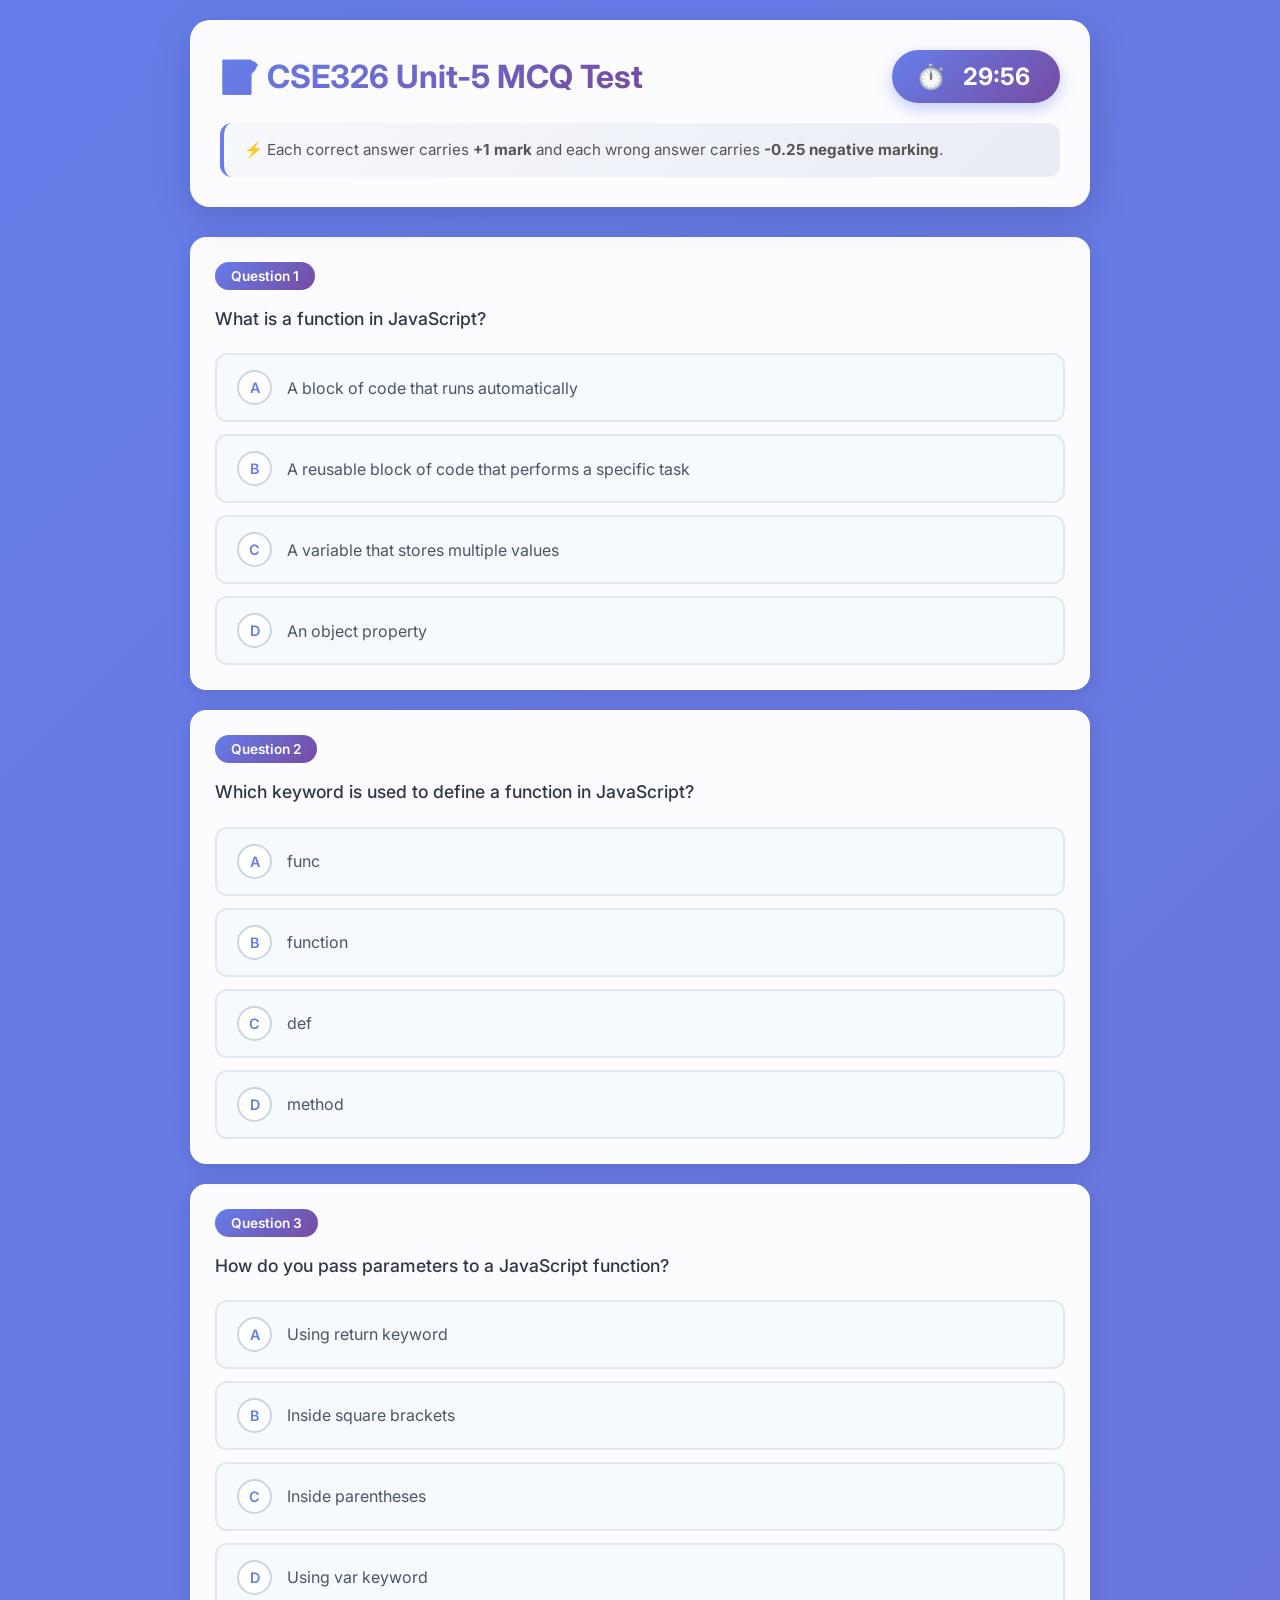
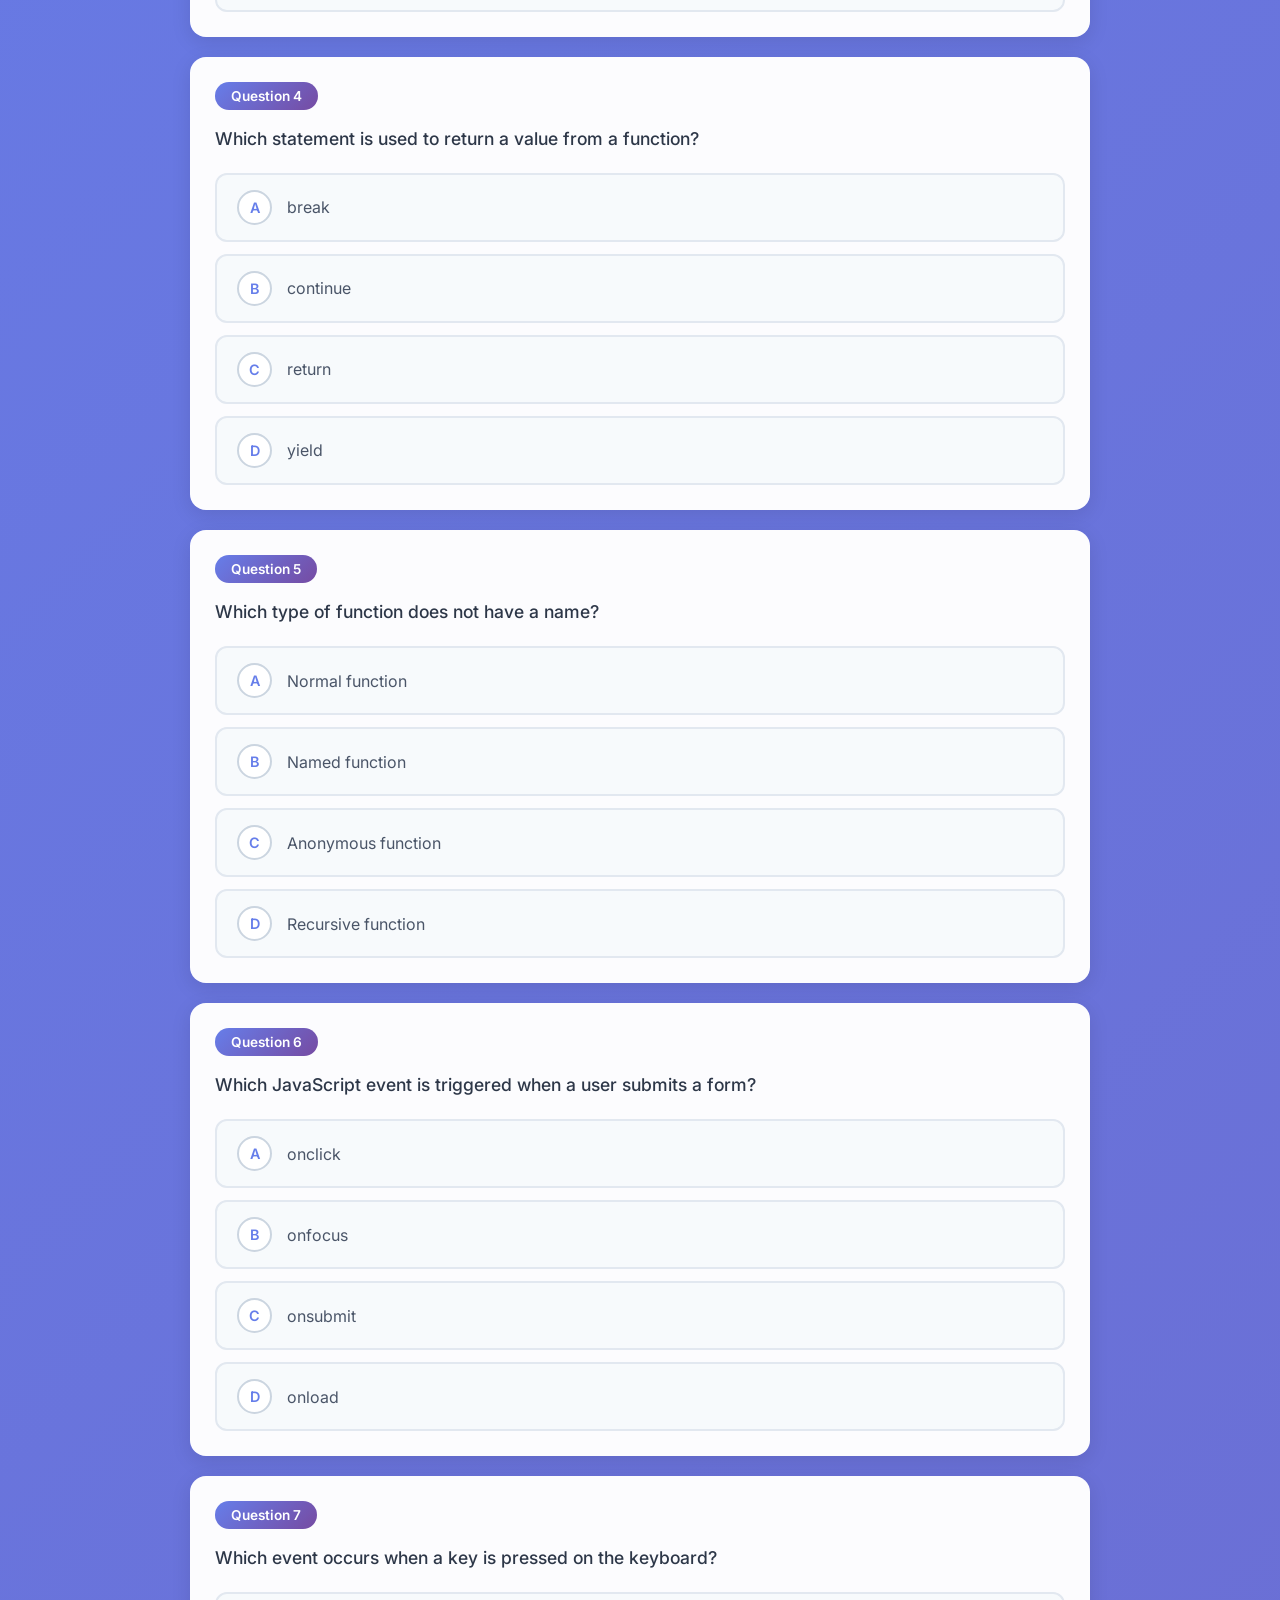
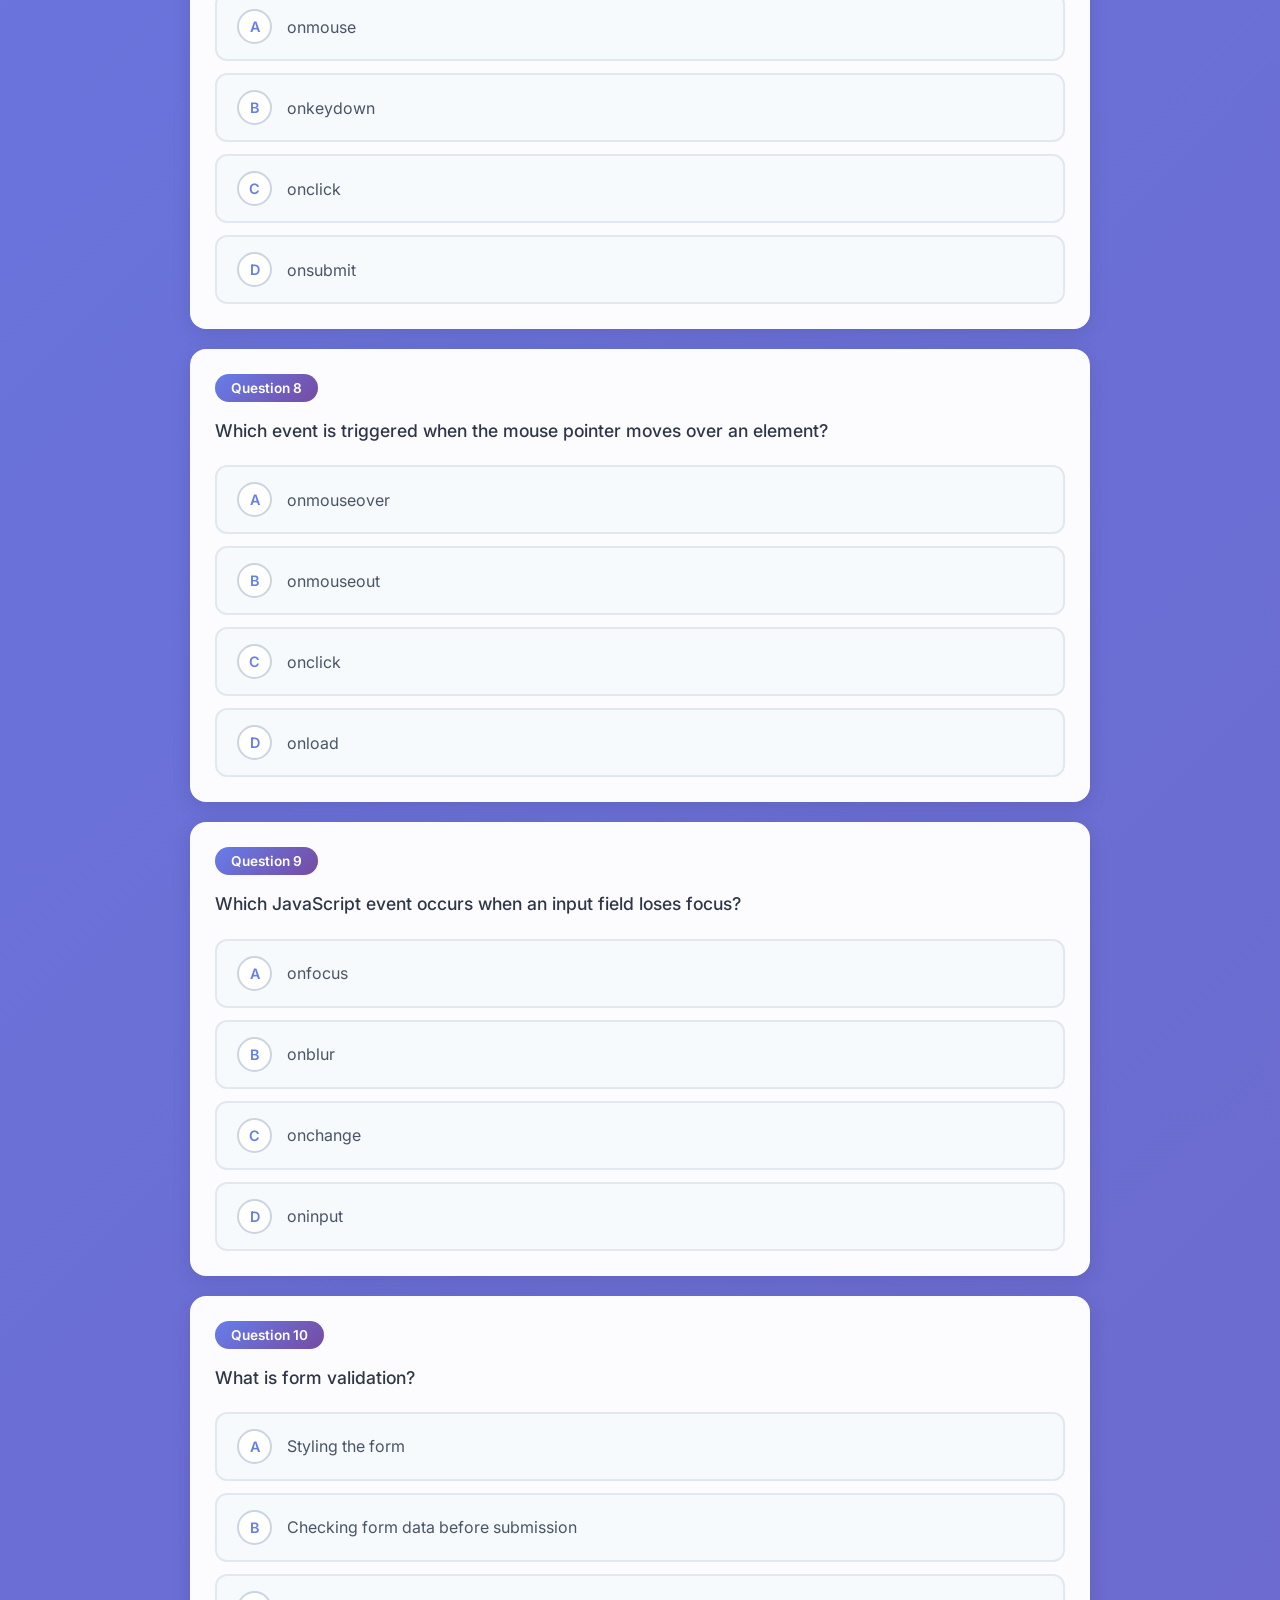
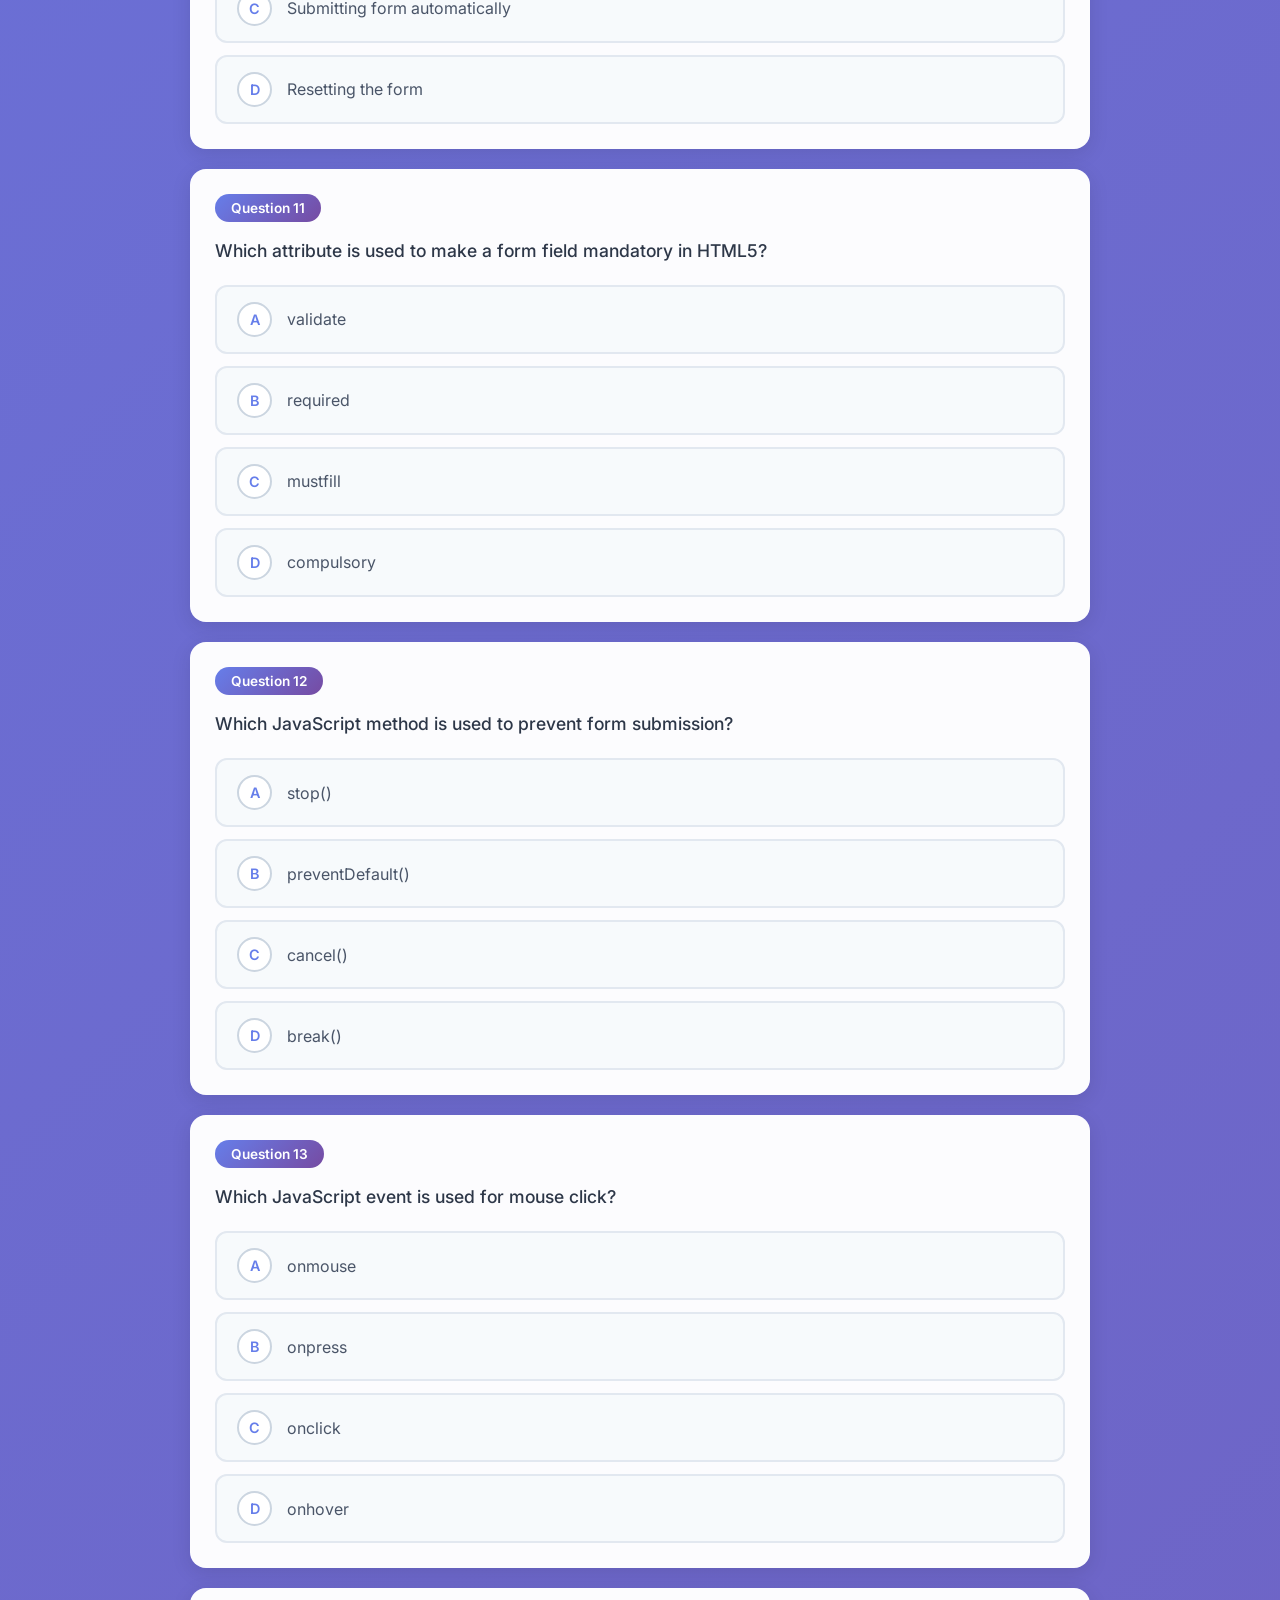
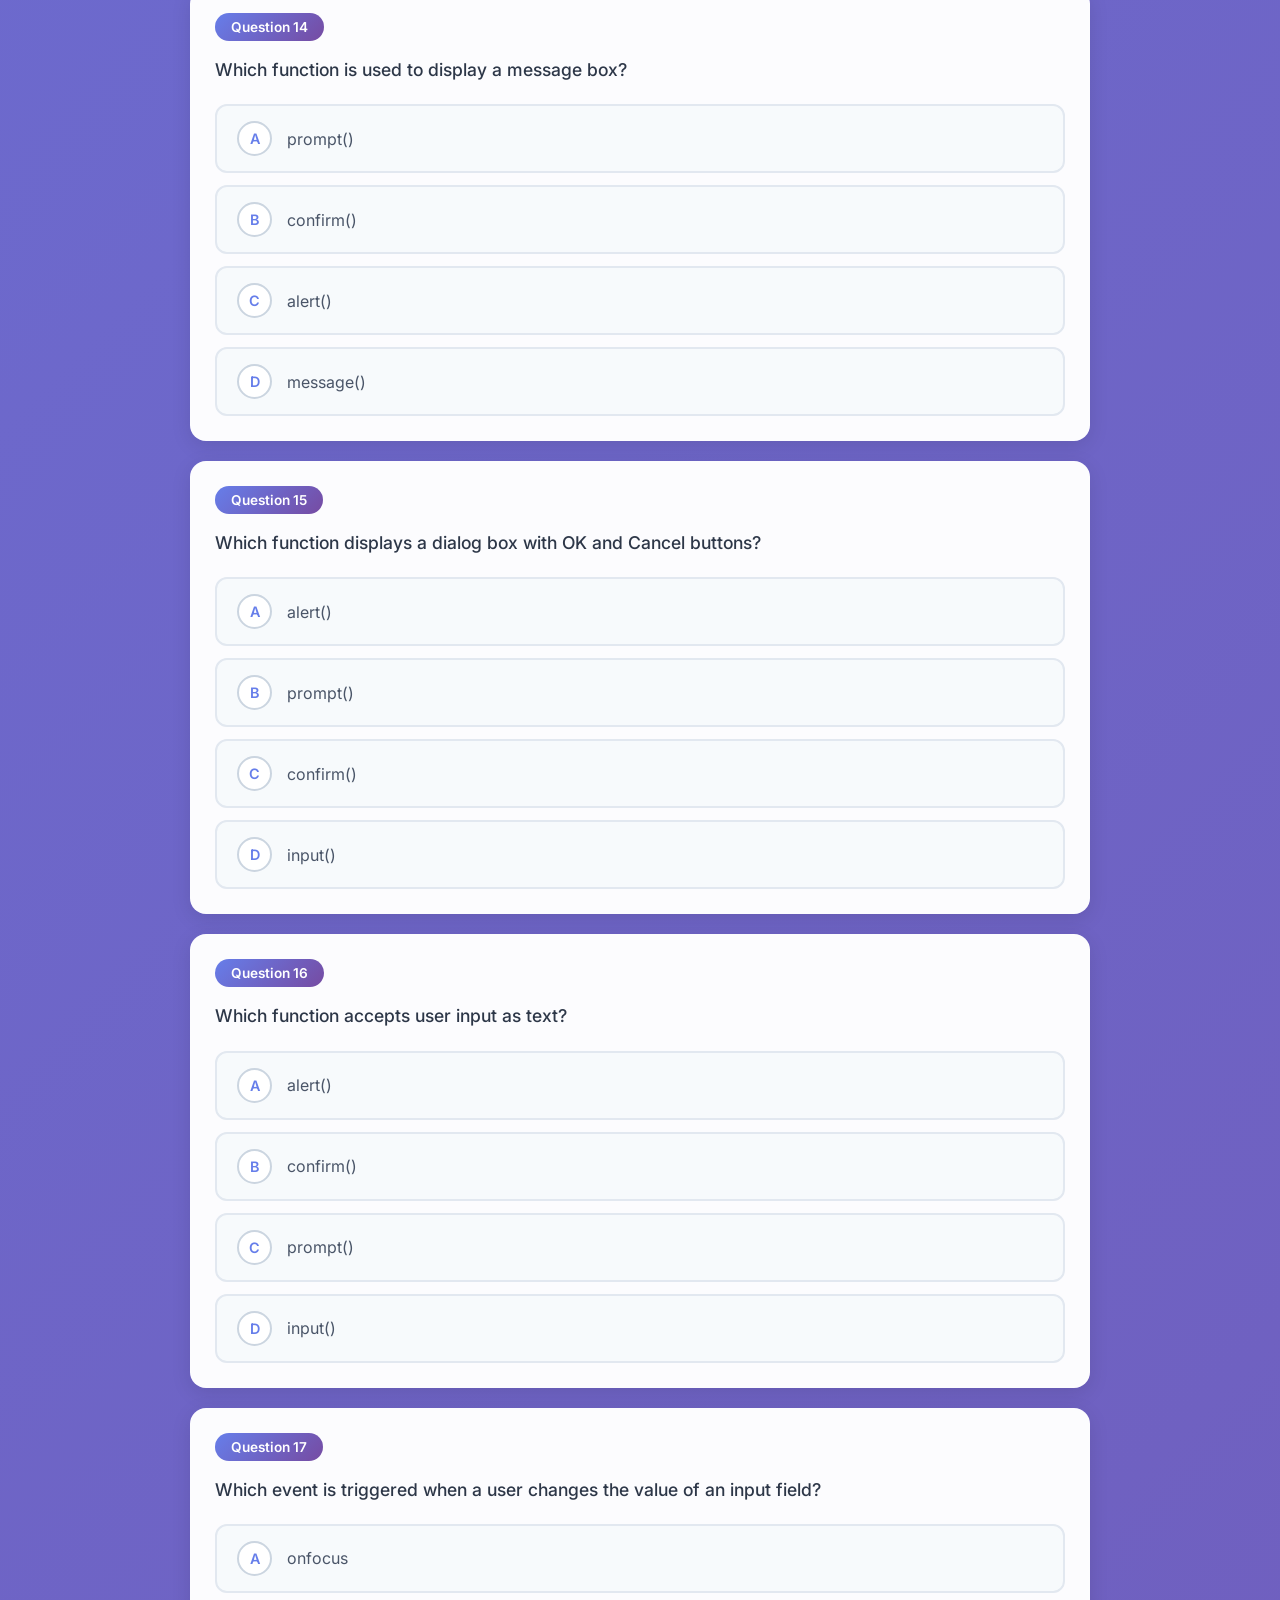
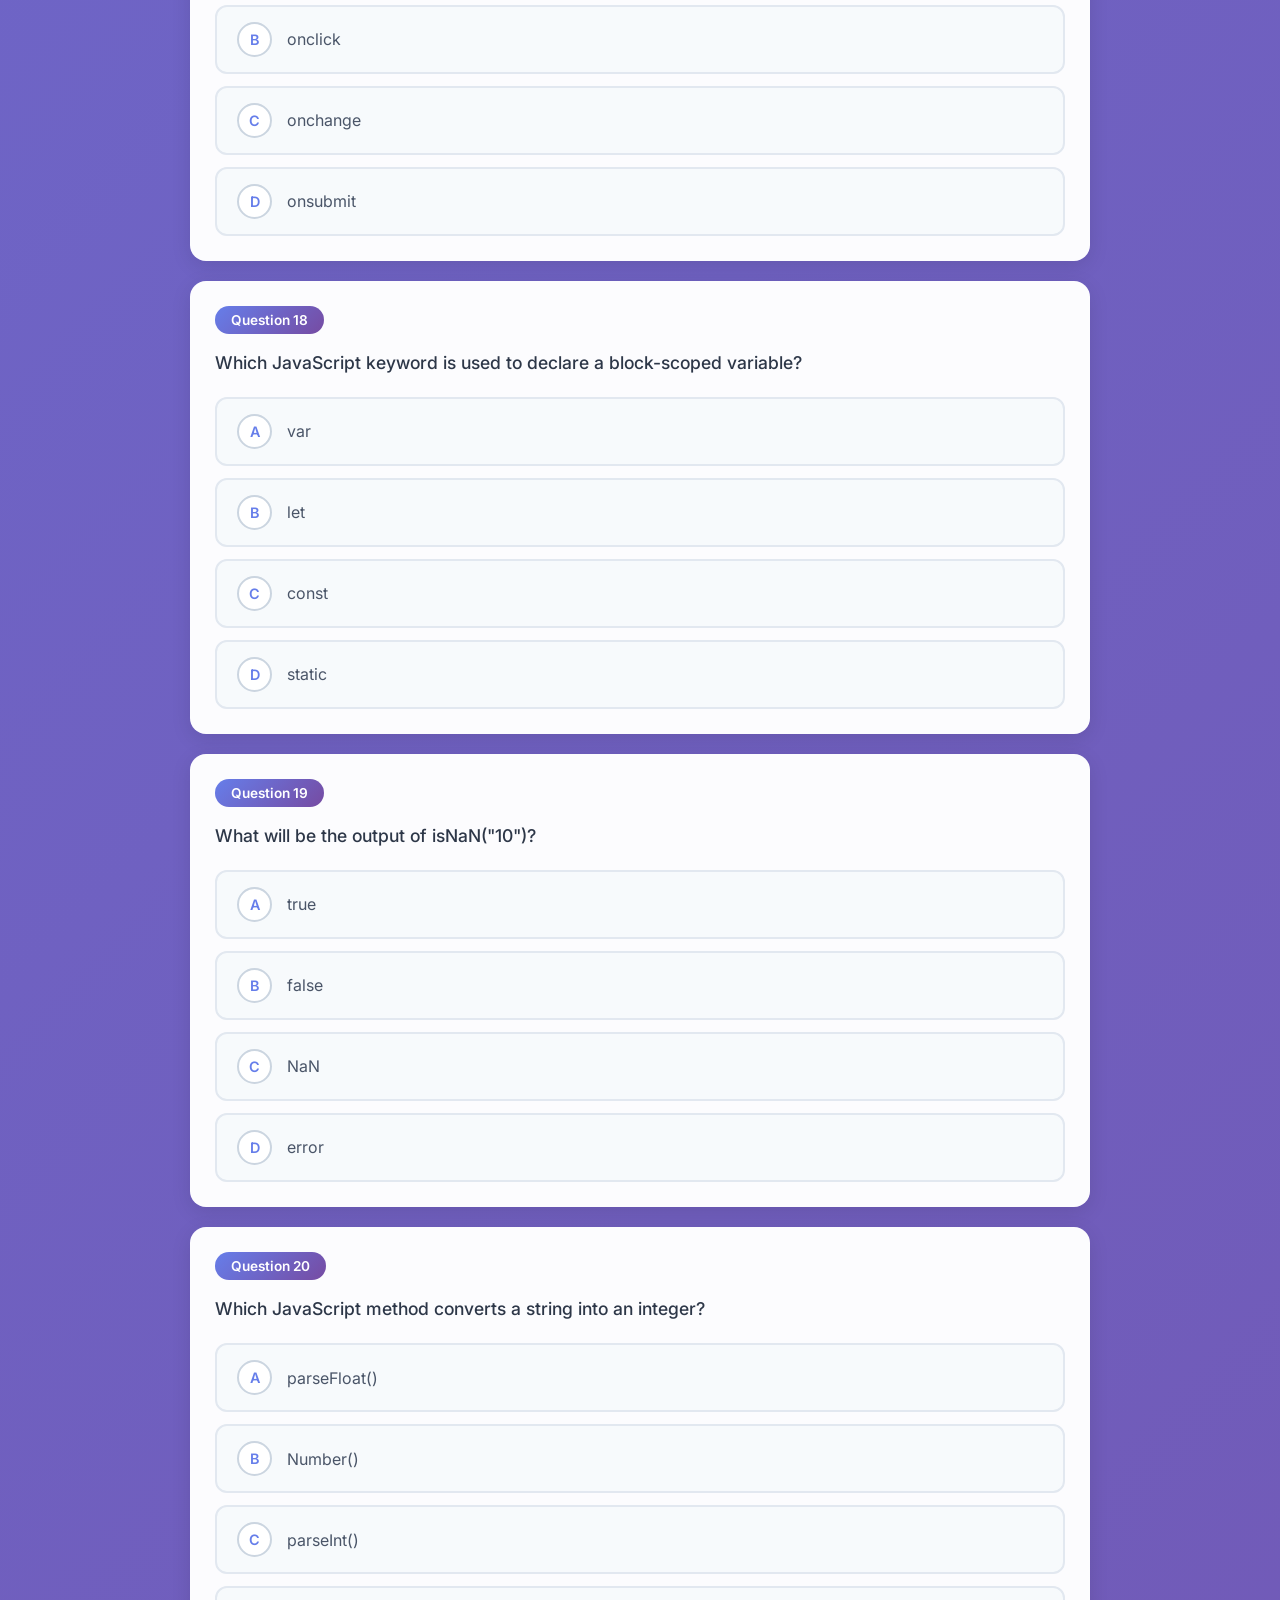
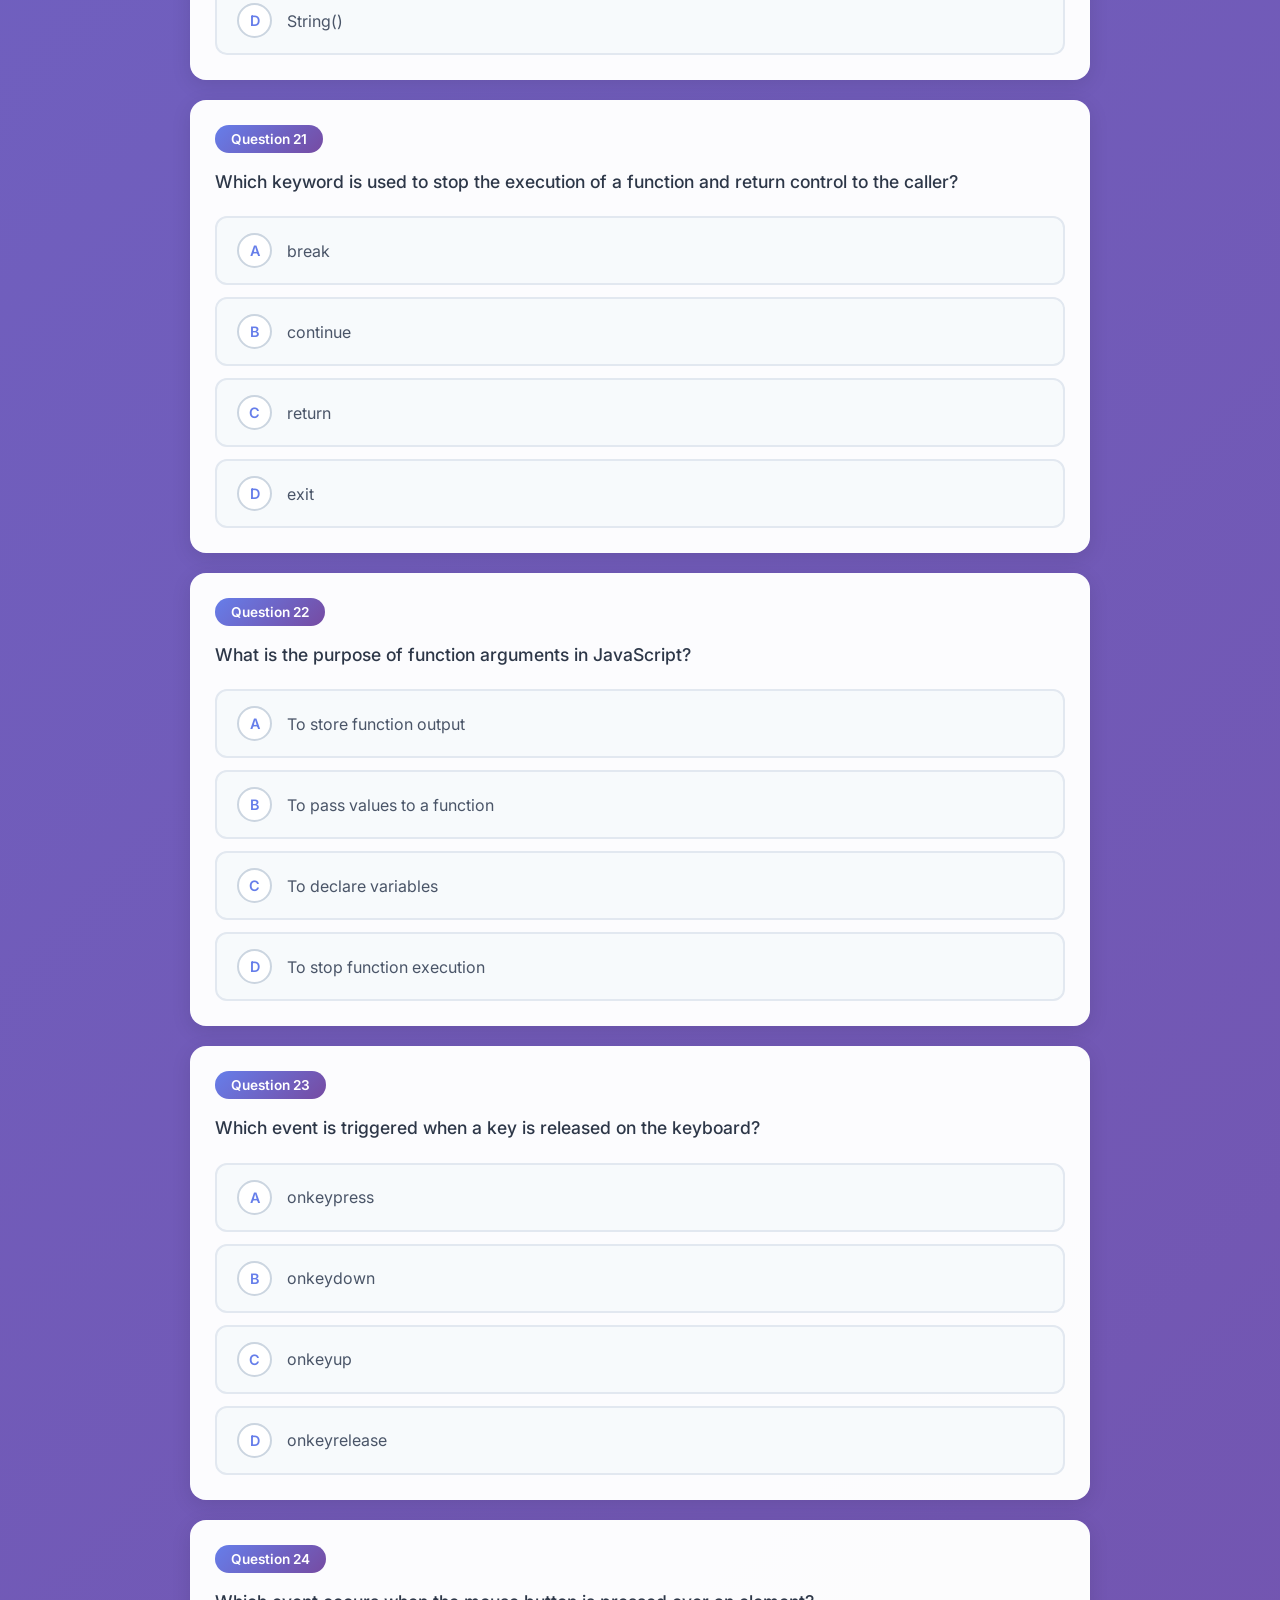
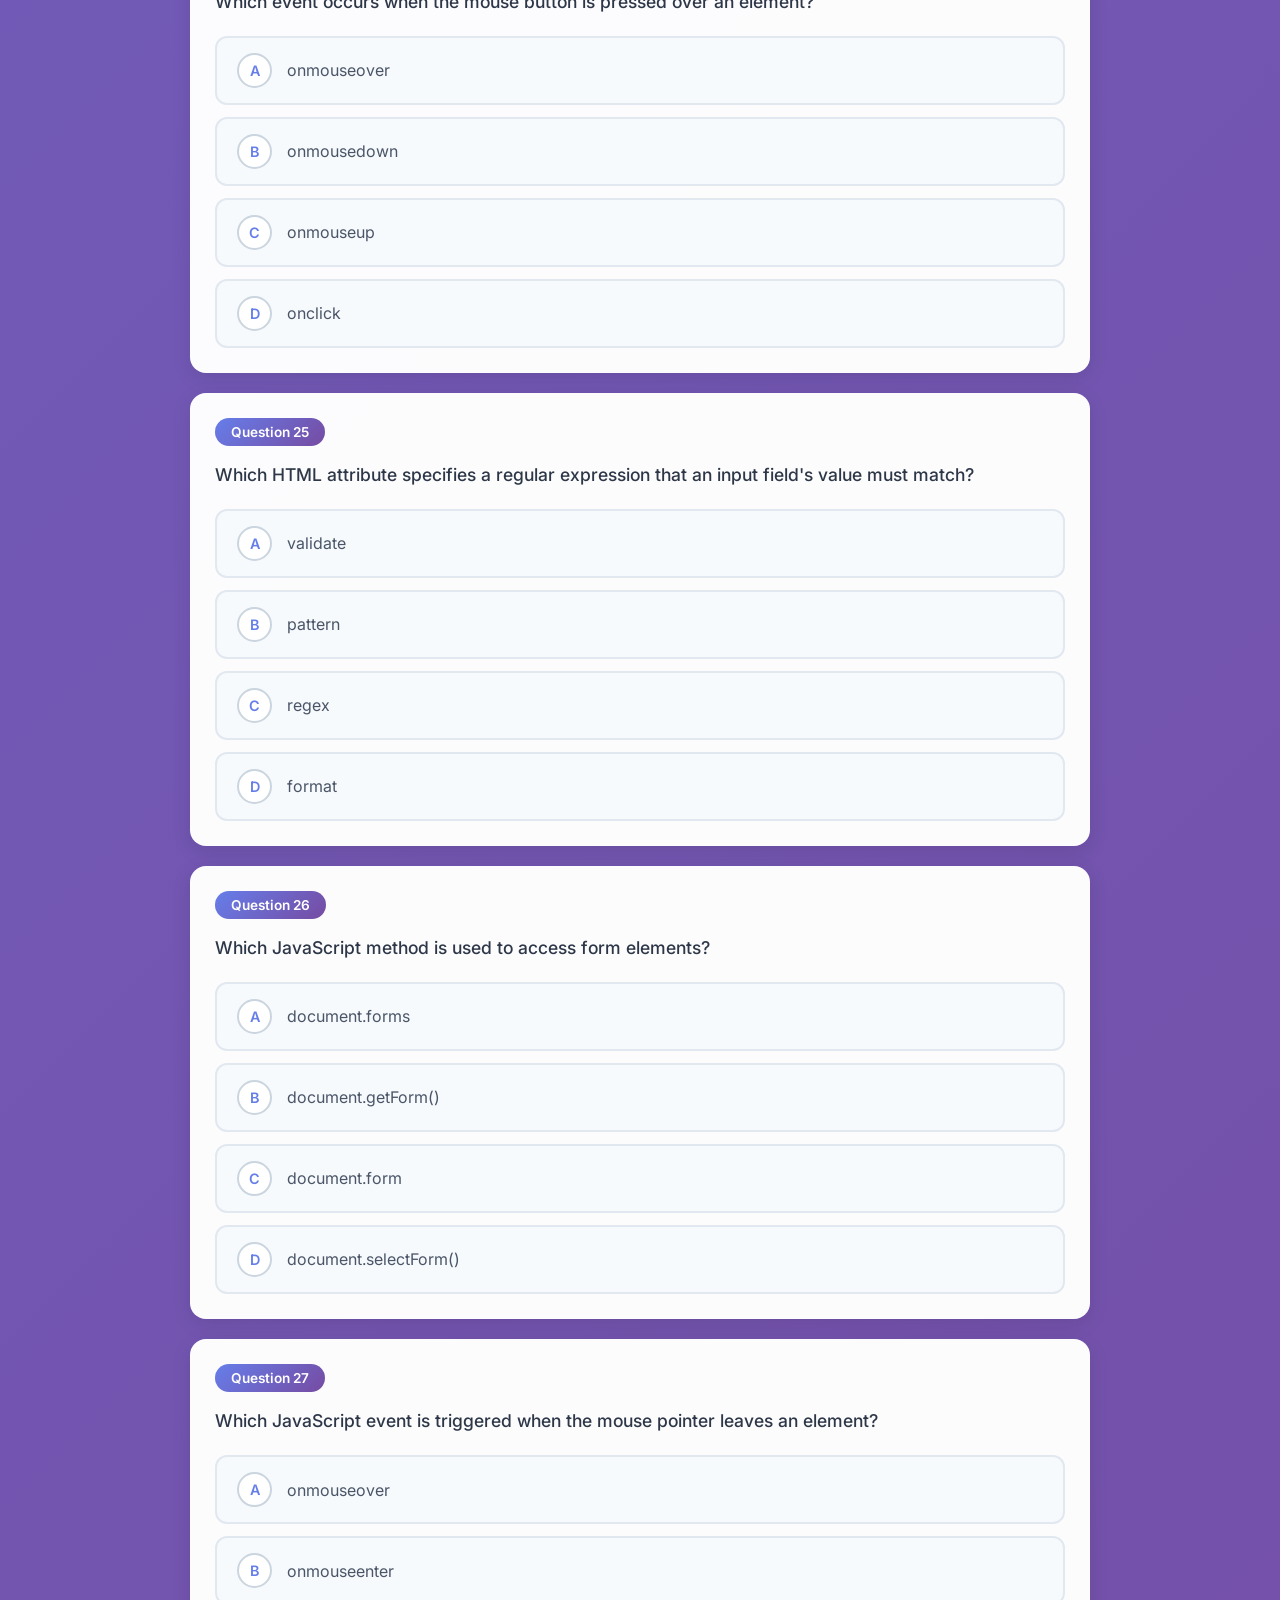
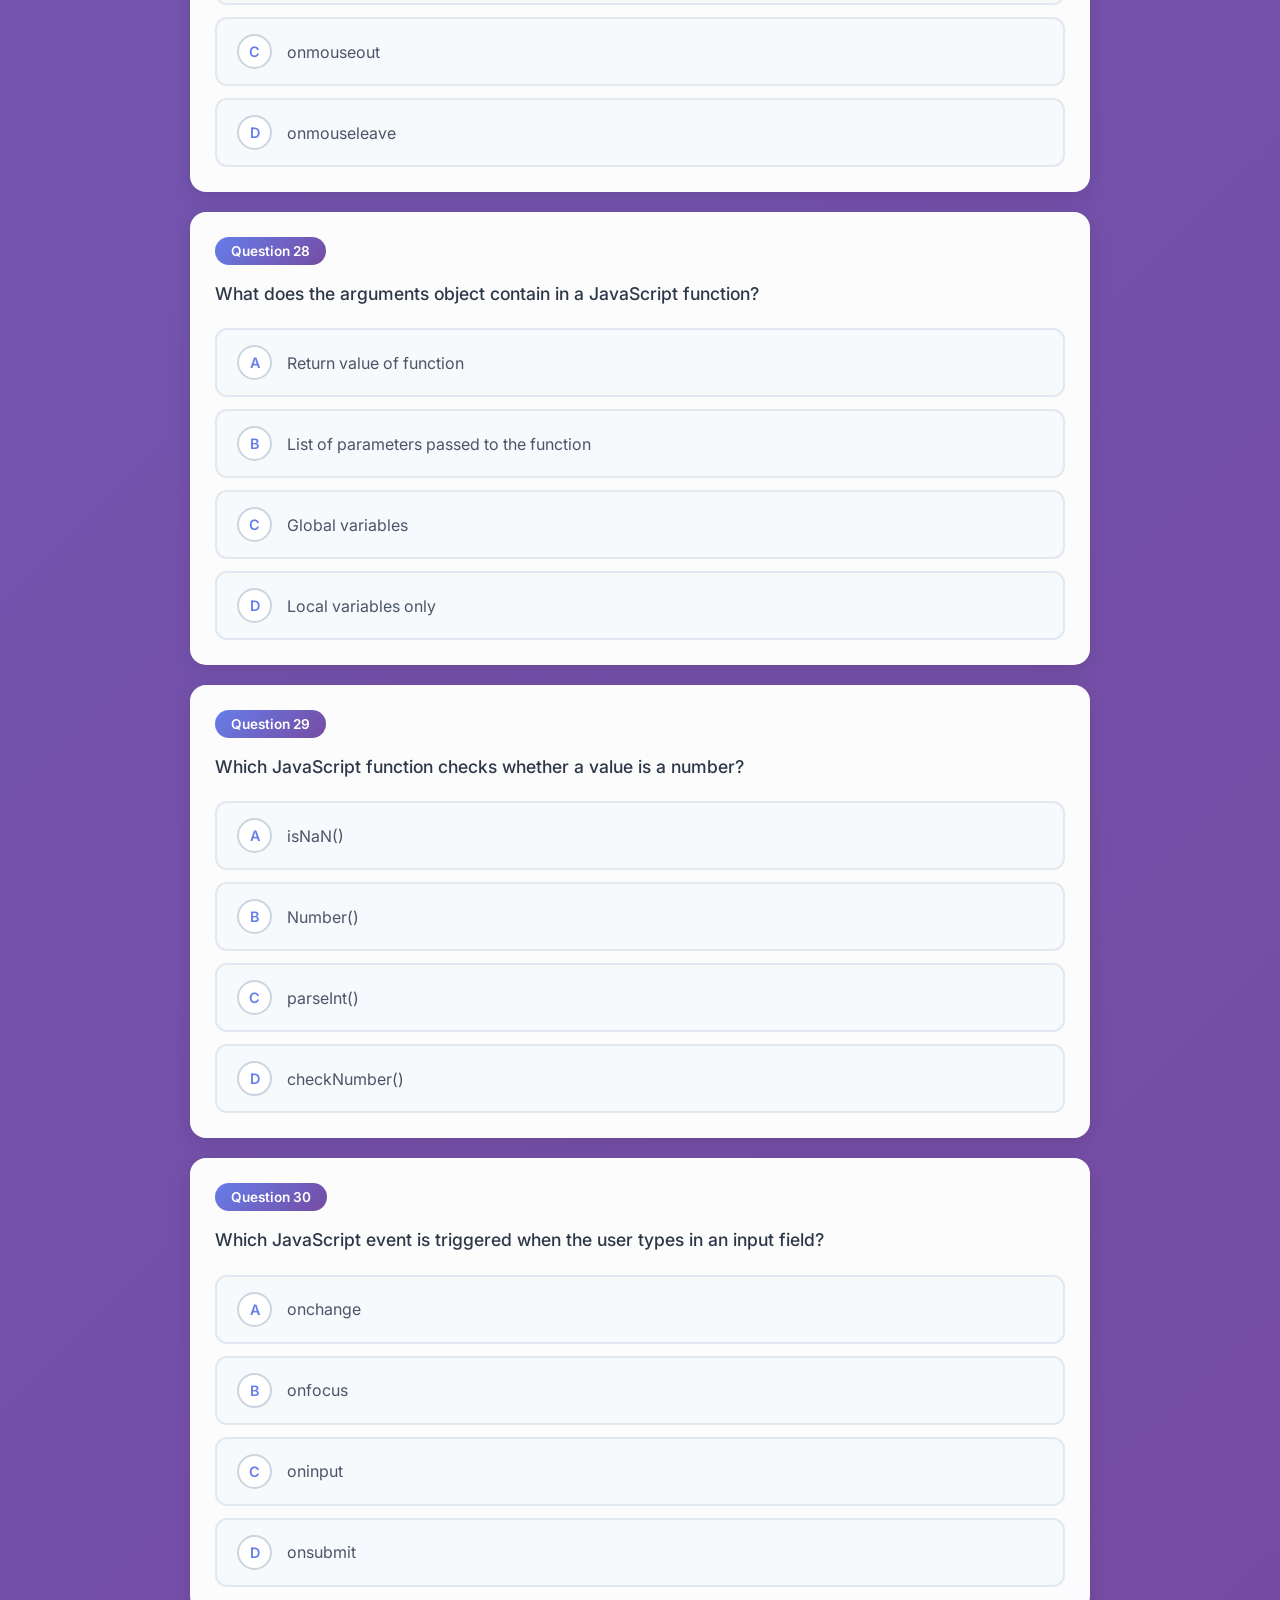
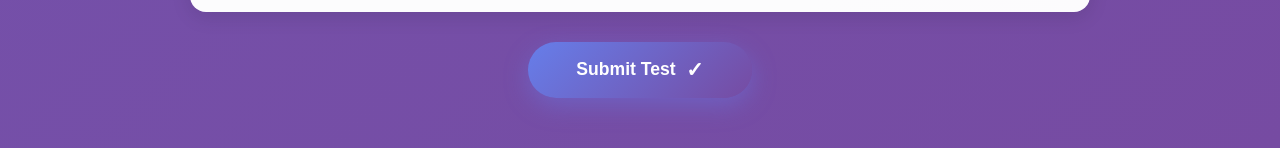
<file: cse326-unit5.html>
<!DOCTYPE html>
<html lang="en">

<head>
    <meta charset="UTF-8">
    <meta name="viewport" content="width=device-width, initial-scale=1.0">
    <title>CSE326 Unit-5 MCQ Test</title>
    <link rel="preconnect" href="https://fonts.googleapis.com">
    <link rel="preconnect" href="https://fonts.gstatic.com" crossorigin>
    <link href="https://fonts.googleapis.com/css2?family=Inter:wght@300;400;500;600;700&display=swap" rel="stylesheet">
    <link rel="stylesheet" href="cse326-unit1-style.css">
</head>

<body>
    <div class="container">
        <!-- Header with Timer -->
        <header class="header">
            <div class="header-content">
                <h1 class="title">📝 CSE326 Unit-5 MCQ Test</h1>
                <div class="timer-container">
                    <div class="timer-icon">⏱️</div>
                    <div class="timer" id="timer">30:00</div>
                </div>
            </div>
            <div class="instructions">
                <p>⚡ Each correct answer carries <strong>+1 mark</strong> and each wrong answer carries <strong>-0.25
                        negative marking</strong>.</p>
            </div>
        </header>

        <!-- Questions Container -->
        <div class="questions-container" id="questionsContainer">
            <!-- Question 1 -->
            <div class="question-card">
                <div class="question-header">
                    <span class="question-number">Question 1</span>
                </div>
                <p class="question-text">What is a function in JavaScript?</p>
                <div class="options">
                    <label class="option">
                        <input type="radio" name="q1" value="A">
                        <span class="option-label">A</span>
                        <span class="option-text">A block of code that runs automatically</span>
                    </label>
                    <label class="option">
                        <input type="radio" name="q1" value="B">
                        <span class="option-label">B</span>
                        <span class="option-text">A reusable block of code that performs a specific task</span>
                    </label>
                    <label class="option">
                        <input type="radio" name="q1" value="C">
                        <span class="option-label">C</span>
                        <span class="option-text">A variable that stores multiple values</span>
                    </label>
                    <label class="option">
                        <input type="radio" name="q1" value="D">
                        <span class="option-label">D</span>
                        <span class="option-text">An object property</span>
                    </label>
                </div>
            </div>

            <!-- Question 2 -->
            <div class="question-card">
                <div class="question-header">
                    <span class="question-number">Question 2</span>
                </div>
                <p class="question-text">Which keyword is used to define a function in JavaScript?</p>
                <div class="options">
                    <label class="option">
                        <input type="radio" name="q2" value="A">
                        <span class="option-label">A</span>
                        <span class="option-text">func</span>
                    </label>
                    <label class="option">
                        <input type="radio" name="q2" value="B">
                        <span class="option-label">B</span>
                        <span class="option-text">function</span>
                    </label>
                    <label class="option">
                        <input type="radio" name="q2" value="C">
                        <span class="option-label">C</span>
                        <span class="option-text">def</span>
                    </label>
                    <label class="option">
                        <input type="radio" name="q2" value="D">
                        <span class="option-label">D</span>
                        <span class="option-text">method</span>
                    </label>
                </div>
            </div>

            <!-- Question 3 -->
            <div class="question-card">
                <div class="question-header">
                    <span class="question-number">Question 3</span>
                </div>
                <p class="question-text">How do you pass parameters to a JavaScript function?</p>
                <div class="options">
                    <label class="option">
                        <input type="radio" name="q3" value="A">
                        <span class="option-label">A</span>
                        <span class="option-text">Using return keyword</span>
                    </label>
                    <label class="option">
                        <input type="radio" name="q3" value="B">
                        <span class="option-label">B</span>
                        <span class="option-text">Inside square brackets</span>
                    </label>
                    <label class="option">
                        <input type="radio" name="q3" value="C">
                        <span class="option-label">C</span>
                        <span class="option-text">Inside parentheses</span>
                    </label>
                    <label class="option">
                        <input type="radio" name="q3" value="D">
                        <span class="option-label">D</span>
                        <span class="option-text">Using var keyword</span>
                    </label>
                </div>
            </div>

            <!-- Question 4 -->
            <div class="question-card">
                <div class="question-header">
                    <span class="question-number">Question 4</span>
                </div>
                <p class="question-text">Which statement is used to return a value from a function?</p>
                <div class="options">
                    <label class="option">
                        <input type="radio" name="q4" value="A">
                        <span class="option-label">A</span>
                        <span class="option-text">break</span>
                    </label>
                    <label class="option">
                        <input type="radio" name="q4" value="B">
                        <span class="option-label">B</span>
                        <span class="option-text">continue</span>
                    </label>
                    <label class="option">
                        <input type="radio" name="q4" value="C">
                        <span class="option-label">C</span>
                        <span class="option-text">return</span>
                    </label>
                    <label class="option">
                        <input type="radio" name="q4" value="D">
                        <span class="option-label">D</span>
                        <span class="option-text">yield</span>
                    </label>
                </div>
            </div>

            <!-- Question 5 -->
            <div class="question-card">
                <div class="question-header">
                    <span class="question-number">Question 5</span>
                </div>
                <p class="question-text">Which type of function does not have a name?</p>
                <div class="options">
                    <label class="option">
                        <input type="radio" name="q5" value="A">
                        <span class="option-label">A</span>
                        <span class="option-text">Normal function</span>
                    </label>
                    <label class="option">
                        <input type="radio" name="q5" value="B">
                        <span class="option-label">B</span>
                        <span class="option-text">Named function</span>
                    </label>
                    <label class="option">
                        <input type="radio" name="q5" value="C">
                        <span class="option-label">C</span>
                        <span class="option-text">Anonymous function</span>
                    </label>
                    <label class="option">
                        <input type="radio" name="q5" value="D">
                        <span class="option-label">D</span>
                        <span class="option-text">Recursive function</span>
                    </label>
                </div>
            </div>

            <!-- Question 6 -->
            <div class="question-card">
                <div class="question-header">
                    <span class="question-number">Question 6</span>
                </div>
                <p class="question-text">Which JavaScript event is triggered when a user submits a form?</p>
                <div class="options">
                    <label class="option">
                        <input type="radio" name="q6" value="A">
                        <span class="option-label">A</span>
                        <span class="option-text">onclick</span>
                    </label>
                    <label class="option">
                        <input type="radio" name="q6" value="B">
                        <span class="option-label">B</span>
                        <span class="option-text">onfocus</span>
                    </label>
                    <label class="option">
                        <input type="radio" name="q6" value="C">
                        <span class="option-label">C</span>
                        <span class="option-text">onsubmit</span>
                    </label>
                    <label class="option">
                        <input type="radio" name="q6" value="D">
                        <span class="option-label">D</span>
                        <span class="option-text">onload</span>
                    </label>
                </div>
            </div>

            <!-- Question 7 -->
            <div class="question-card">
                <div class="question-header">
                    <span class="question-number">Question 7</span>
                </div>
                <p class="question-text">Which event occurs when a key is pressed on the keyboard?</p>
                <div class="options">
                    <label class="option">
                        <input type="radio" name="q7" value="A">
                        <span class="option-label">A</span>
                        <span class="option-text">onmouse</span>
                    </label>
                    <label class="option">
                        <input type="radio" name="q7" value="B">
                        <span class="option-label">B</span>
                        <span class="option-text">onkeydown</span>
                    </label>
                    <label class="option">
                        <input type="radio" name="q7" value="C">
                        <span class="option-label">C</span>
                        <span class="option-text">onclick</span>
                    </label>
                    <label class="option">
                        <input type="radio" name="q7" value="D">
                        <span class="option-label">D</span>
                        <span class="option-text">onsubmit</span>
                    </label>
                </div>
            </div>

            <!-- Question 8 -->
            <div class="question-card">
                <div class="question-header">
                    <span class="question-number">Question 8</span>
                </div>
                <p class="question-text">Which event is triggered when the mouse pointer moves over an element?</p>
                <div class="options">
                    <label class="option">
                        <input type="radio" name="q8" value="A">
                        <span class="option-label">A</span>
                        <span class="option-text">onmouseover</span>
                    </label>
                    <label class="option">
                        <input type="radio" name="q8" value="B">
                        <span class="option-label">B</span>
                        <span class="option-text">onmouseout</span>
                    </label>
                    <label class="option">
                        <input type="radio" name="q8" value="C">
                        <span class="option-label">C</span>
                        <span class="option-text">onclick</span>
                    </label>
                    <label class="option">
                        <input type="radio" name="q8" value="D">
                        <span class="option-label">D</span>
                        <span class="option-text">onload</span>
                    </label>
                </div>
            </div>

            <!-- Question 9 -->
            <div class="question-card">
                <div class="question-header">
                    <span class="question-number">Question 9</span>
                </div>
                <p class="question-text">Which JavaScript event occurs when an input field loses focus?</p>
                <div class="options">
                    <label class="option">
                        <input type="radio" name="q9" value="A">
                        <span class="option-label">A</span>
                        <span class="option-text">onfocus</span>
                    </label>
                    <label class="option">
                        <input type="radio" name="q9" value="B">
                        <span class="option-label">B</span>
                        <span class="option-text">onblur</span>
                    </label>
                    <label class="option">
                        <input type="radio" name="q9" value="C">
                        <span class="option-label">C</span>
                        <span class="option-text">onchange</span>
                    </label>
                    <label class="option">
                        <input type="radio" name="q9" value="D">
                        <span class="option-label">D</span>
                        <span class="option-text">oninput</span>
                    </label>
                </div>
            </div>

            <!-- Question 10 -->
            <div class="question-card">
                <div class="question-header">
                    <span class="question-number">Question 10</span>
                </div>
                <p class="question-text">What is form validation?</p>
                <div class="options">
                    <label class="option">
                        <input type="radio" name="q10" value="A">
                        <span class="option-label">A</span>
                        <span class="option-text">Styling the form</span>
                    </label>
                    <label class="option">
                        <input type="radio" name="q10" value="B">
                        <span class="option-label">B</span>
                        <span class="option-text">Checking form data before submission</span>
                    </label>
                    <label class="option">
                        <input type="radio" name="q10" value="C">
                        <span class="option-label">C</span>
                        <span class="option-text">Submitting form automatically</span>
                    </label>
                    <label class="option">
                        <input type="radio" name="q10" value="D">
                        <span class="option-label">D</span>
                        <span class="option-text">Resetting the form</span>
                    </label>
                </div>
            </div>

            <!-- Question 11 -->
            <div class="question-card">
                <div class="question-header">
                    <span class="question-number">Question 11</span>
                </div>
                <p class="question-text">Which attribute is used to make a form field mandatory in HTML5?</p>
                <div class="options">
                    <label class="option">
                        <input type="radio" name="q11" value="A">
                        <span class="option-label">A</span>
                        <span class="option-text">validate</span>
                    </label>
                    <label class="option">
                        <input type="radio" name="q11" value="B">
                        <span class="option-label">B</span>
                        <span class="option-text">required</span>
                    </label>
                    <label class="option">
                        <input type="radio" name="q11" value="C">
                        <span class="option-label">C</span>
                        <span class="option-text">mustfill</span>
                    </label>
                    <label class="option">
                        <input type="radio" name="q11" value="D">
                        <span class="option-label">D</span>
                        <span class="option-text">compulsory</span>
                    </label>
                </div>
            </div>

            <!-- Question 12 -->
            <div class="question-card">
                <div class="question-header">
                    <span class="question-number">Question 12</span>
                </div>
                <p class="question-text">Which JavaScript method is used to prevent form submission?</p>
                <div class="options">
                    <label class="option">
                        <input type="radio" name="q12" value="A">
                        <span class="option-label">A</span>
                        <span class="option-text">stop()</span>
                    </label>
                    <label class="option">
                        <input type="radio" name="q12" value="B">
                        <span class="option-label">B</span>
                        <span class="option-text">preventDefault()</span>
                    </label>
                    <label class="option">
                        <input type="radio" name="q12" value="C">
                        <span class="option-label">C</span>
                        <span class="option-text">cancel()</span>
                    </label>
                    <label class="option">
                        <input type="radio" name="q12" value="D">
                        <span class="option-label">D</span>
                        <span class="option-text">break()</span>
                    </label>
                </div>
            </div>

            <!-- Question 13 -->
            <div class="question-card">
                <div class="question-header">
                    <span class="question-number">Question 13</span>
                </div>
                <p class="question-text">Which JavaScript event is used for mouse click?</p>
                <div class="options">
                    <label class="option">
                        <input type="radio" name="q13" value="A">
                        <span class="option-label">A</span>
                        <span class="option-text">onmouse</span>
                    </label>
                    <label class="option">
                        <input type="radio" name="q13" value="B">
                        <span class="option-label">B</span>
                        <span class="option-text">onpress</span>
                    </label>
                    <label class="option">
                        <input type="radio" name="q13" value="C">
                        <span class="option-label">C</span>
                        <span class="option-text">onclick</span>
                    </label>
                    <label class="option">
                        <input type="radio" name="q13" value="D">
                        <span class="option-label">D</span>
                        <span class="option-text">onhover</span>
                    </label>
                </div>
            </div>

            <!-- Question 14 -->
            <div class="question-card">
                <div class="question-header">
                    <span class="question-number">Question 14</span>
                </div>
                <p class="question-text">Which function is used to display a message box?</p>
                <div class="options">
                    <label class="option">
                        <input type="radio" name="q14" value="A">
                        <span class="option-label">A</span>
                        <span class="option-text">prompt()</span>
                    </label>
                    <label class="option">
                        <input type="radio" name="q14" value="B">
                        <span class="option-label">B</span>
                        <span class="option-text">confirm()</span>
                    </label>
                    <label class="option">
                        <input type="radio" name="q14" value="C">
                        <span class="option-label">C</span>
                        <span class="option-text">alert()</span>
                    </label>
                    <label class="option">
                        <input type="radio" name="q14" value="D">
                        <span class="option-label">D</span>
                        <span class="option-text">message()</span>
                    </label>
                </div>
            </div>

            <!-- Question 15 -->
            <div class="question-card">
                <div class="question-header">
                    <span class="question-number">Question 15</span>
                </div>
                <p class="question-text">Which function displays a dialog box with OK and Cancel buttons?</p>
                <div class="options">
                    <label class="option">
                        <input type="radio" name="q15" value="A">
                        <span class="option-label">A</span>
                        <span class="option-text">alert()</span>
                    </label>
                    <label class="option">
                        <input type="radio" name="q15" value="B">
                        <span class="option-label">B</span>
                        <span class="option-text">prompt()</span>
                    </label>
                    <label class="option">
                        <input type="radio" name="q15" value="C">
                        <span class="option-label">C</span>
                        <span class="option-text">confirm()</span>
                    </label>
                    <label class="option">
                        <input type="radio" name="q15" value="D">
                        <span class="option-label">D</span>
                        <span class="option-text">input()</span>
                    </label>
                </div>
            </div>

            <!-- Question 16 -->
            <div class="question-card">
                <div class="question-header">
                    <span class="question-number">Question 16</span>
                </div>
                <p class="question-text">Which function accepts user input as text?</p>
                <div class="options">
                    <label class="option">
                        <input type="radio" name="q16" value="A">
                        <span class="option-label">A</span>
                        <span class="option-text">alert()</span>
                    </label>
                    <label class="option">
                        <input type="radio" name="q16" value="B">
                        <span class="option-label">B</span>
                        <span class="option-text">confirm()</span>
                    </label>
                    <label class="option">
                        <input type="radio" name="q16" value="C">
                        <span class="option-label">C</span>
                        <span class="option-text">prompt()</span>
                    </label>
                    <label class="option">
                        <input type="radio" name="q16" value="D">
                        <span class="option-label">D</span>
                        <span class="option-text">input()</span>
                    </label>
                </div>
            </div>

            <!-- Question 17 -->
            <div class="question-card">
                <div class="question-header">
                    <span class="question-number">Question 17</span>
                </div>
                <p class="question-text">Which event is triggered when a user changes the value of an input field?</p>
                <div class="options">
                    <label class="option">
                        <input type="radio" name="q17" value="A">
                        <span class="option-label">A</span>
                        <span class="option-text">onfocus</span>
                    </label>
                    <label class="option">
                        <input type="radio" name="q17" value="B">
                        <span class="option-label">B</span>
                        <span class="option-text">onclick</span>
                    </label>
                    <label class="option">
                        <input type="radio" name="q17" value="C">
                        <span class="option-label">C</span>
                        <span class="option-text">onchange</span>
                    </label>
                    <label class="option">
                        <input type="radio" name="q17" value="D">
                        <span class="option-label">D</span>
                        <span class="option-text">onsubmit</span>
                    </label>
                </div>
            </div>

            <!-- Question 18 -->
            <div class="question-card">
                <div class="question-header">
                    <span class="question-number">Question 18</span>
                </div>
                <p class="question-text">Which JavaScript keyword is used to declare a block-scoped variable?</p>
                <div class="options">
                    <label class="option">
                        <input type="radio" name="q18" value="A">
                        <span class="option-label">A</span>
                        <span class="option-text">var</span>
                    </label>
                    <label class="option">
                        <input type="radio" name="q18" value="B">
                        <span class="option-label">B</span>
                        <span class="option-text">let</span>
                    </label>
                    <label class="option">
                        <input type="radio" name="q18" value="C">
                        <span class="option-label">C</span>
                        <span class="option-text">const</span>
                    </label>
                    <label class="option">
                        <input type="radio" name="q18" value="D">
                        <span class="option-label">D</span>
                        <span class="option-text">static</span>
                    </label>
                </div>
            </div>

            <!-- Question 19 -->
            <div class="question-card">
                <div class="question-header">
                    <span class="question-number">Question 19</span>
                </div>
                <p class="question-text">What will be the output of isNaN("10")?</p>
                <div class="options">
                    <label class="option">
                        <input type="radio" name="q19" value="A">
                        <span class="option-label">A</span>
                        <span class="option-text">true</span>
                    </label>
                    <label class="option">
                        <input type="radio" name="q19" value="B">
                        <span class="option-label">B</span>
                        <span class="option-text">false</span>
                    </label>
                    <label class="option">
                        <input type="radio" name="q19" value="C">
                        <span class="option-label">C</span>
                        <span class="option-text">NaN</span>
                    </label>
                    <label class="option">
                        <input type="radio" name="q19" value="D">
                        <span class="option-label">D</span>
                        <span class="option-text">error</span>
                    </label>
                </div>
            </div>

            <!-- Question 20 -->
            <div class="question-card">
                <div class="question-header">
                    <span class="question-number">Question 20</span>
                </div>
                <p class="question-text">Which JavaScript method converts a string into an integer?</p>
                <div class="options">
                    <label class="option">
                        <input type="radio" name="q20" value="A">
                        <span class="option-label">A</span>
                        <span class="option-text">parseFloat()</span>
                    </label>
                    <label class="option">
                        <input type="radio" name="q20" value="B">
                        <span class="option-label">B</span>
                        <span class="option-text">Number()</span>
                    </label>
                    <label class="option">
                        <input type="radio" name="q20" value="C">
                        <span class="option-label">C</span>
                        <span class="option-text">parseInt()</span>
                    </label>
                    <label class="option">
                        <input type="radio" name="q20" value="D">
                        <span class="option-label">D</span>
                        <span class="option-text">String()</span>
                    </label>
                </div>
            </div>

            <!-- Question 21 -->
            <div class="question-card">
                <div class="question-header">
                    <span class="question-number">Question 21</span>
                </div>
                <p class="question-text">Which keyword is used to stop the execution of a function and return control to
                    the caller?</p>
                <div class="options">
                    <label class="option">
                        <input type="radio" name="q21" value="A">
                        <span class="option-label">A</span>
                        <span class="option-text">break</span>
                    </label>
                    <label class="option">
                        <input type="radio" name="q21" value="B">
                        <span class="option-label">B</span>
                        <span class="option-text">continue</span>
                    </label>
                    <label class="option">
                        <input type="radio" name="q21" value="C">
                        <span class="option-label">C</span>
                        <span class="option-text">return</span>
                    </label>
                    <label class="option">
                        <input type="radio" name="q21" value="D">
                        <span class="option-label">D</span>
                        <span class="option-text">exit</span>
                    </label>
                </div>
            </div>

            <!-- Question 22 -->
            <div class="question-card">
                <div class="question-header">
                    <span class="question-number">Question 22</span>
                </div>
                <p class="question-text">What is the purpose of function arguments in JavaScript?</p>
                <div class="options">
                    <label class="option">
                        <input type="radio" name="q22" value="A">
                        <span class="option-label">A</span>
                        <span class="option-text">To store function output</span>
                    </label>
                    <label class="option">
                        <input type="radio" name="q22" value="B">
                        <span class="option-label">B</span>
                        <span class="option-text">To pass values to a function</span>
                    </label>
                    <label class="option">
                        <input type="radio" name="q22" value="C">
                        <span class="option-label">C</span>
                        <span class="option-text">To declare variables</span>
                    </label>
                    <label class="option">
                        <input type="radio" name="q22" value="D">
                        <span class="option-label">D</span>
                        <span class="option-text">To stop function execution</span>
                    </label>
                </div>
            </div>

            <!-- Question 23 -->
            <div class="question-card">
                <div class="question-header">
                    <span class="question-number">Question 23</span>
                </div>
                <p class="question-text">Which event is triggered when a key is released on the keyboard?</p>
                <div class="options">
                    <label class="option">
                        <input type="radio" name="q23" value="A">
                        <span class="option-label">A</span>
                        <span class="option-text">onkeypress</span>
                    </label>
                    <label class="option">
                        <input type="radio" name="q23" value="B">
                        <span class="option-label">B</span>
                        <span class="option-text">onkeydown</span>
                    </label>
                    <label class="option">
                        <input type="radio" name="q23" value="C">
                        <span class="option-label">C</span>
                        <span class="option-text">onkeyup</span>
                    </label>
                    <label class="option">
                        <input type="radio" name="q23" value="D">
                        <span class="option-label">D</span>
                        <span class="option-text">onkeyrelease</span>
                    </label>
                </div>
            </div>

            <!-- Question 24 -->
            <div class="question-card">
                <div class="question-header">
                    <span class="question-number">Question 24</span>
                </div>
                <p class="question-text">Which event occurs when the mouse button is pressed over an element?</p>
                <div class="options">
                    <label class="option">
                        <input type="radio" name="q24" value="A">
                        <span class="option-label">A</span>
                        <span class="option-text">onmouseover</span>
                    </label>
                    <label class="option">
                        <input type="radio" name="q24" value="B">
                        <span class="option-label">B</span>
                        <span class="option-text">onmousedown</span>
                    </label>
                    <label class="option">
                        <input type="radio" name="q24" value="C">
                        <span class="option-label">C</span>
                        <span class="option-text">onmouseup</span>
                    </label>
                    <label class="option">
                        <input type="radio" name="q24" value="D">
                        <span class="option-label">D</span>
                        <span class="option-text">onclick</span>
                    </label>
                </div>
            </div>

            <!-- Question 25 -->
            <div class="question-card">
                <div class="question-header">
                    <span class="question-number">Question 25</span>
                </div>
                <p class="question-text">Which HTML attribute specifies a regular expression that an input field's value
                    must match?</p>
                <div class="options">
                    <label class="option">
                        <input type="radio" name="q25" value="A">
                        <span class="option-label">A</span>
                        <span class="option-text">validate</span>
                    </label>
                    <label class="option">
                        <input type="radio" name="q25" value="B">
                        <span class="option-label">B</span>
                        <span class="option-text">pattern</span>
                    </label>
                    <label class="option">
                        <input type="radio" name="q25" value="C">
                        <span class="option-label">C</span>
                        <span class="option-text">regex</span>
                    </label>
                    <label class="option">
                        <input type="radio" name="q25" value="D">
                        <span class="option-label">D</span>
                        <span class="option-text">format</span>
                    </label>
                </div>
            </div>

            <!-- Question 26 -->
            <div class="question-card">
                <div class="question-header">
                    <span class="question-number">Question 26</span>
                </div>
                <p class="question-text">Which JavaScript method is used to access form elements?</p>
                <div class="options">
                    <label class="option">
                        <input type="radio" name="q26" value="A">
                        <span class="option-label">A</span>
                        <span class="option-text">document.forms</span>
                    </label>
                    <label class="option">
                        <input type="radio" name="q26" value="B">
                        <span class="option-label">B</span>
                        <span class="option-text">document.getForm()</span>
                    </label>
                    <label class="option">
                        <input type="radio" name="q26" value="C">
                        <span class="option-label">C</span>
                        <span class="option-text">document.form</span>
                    </label>
                    <label class="option">
                        <input type="radio" name="q26" value="D">
                        <span class="option-label">D</span>
                        <span class="option-text">document.selectForm()</span>
                    </label>
                </div>
            </div>

            <!-- Question 27 -->
            <div class="question-card">
                <div class="question-header">
                    <span class="question-number">Question 27</span>
                </div>
                <p class="question-text">Which JavaScript event is triggered when the mouse pointer leaves an element?
                </p>
                <div class="options">
                    <label class="option">
                        <input type="radio" name="q27" value="A">
                        <span class="option-label">A</span>
                        <span class="option-text">onmouseover</span>
                    </label>
                    <label class="option">
                        <input type="radio" name="q27" value="B">
                        <span class="option-label">B</span>
                        <span class="option-text">onmouseenter</span>
                    </label>
                    <label class="option">
                        <input type="radio" name="q27" value="C">
                        <span class="option-label">C</span>
                        <span class="option-text">onmouseout</span>
                    </label>
                    <label class="option">
                        <input type="radio" name="q27" value="D">
                        <span class="option-label">D</span>
                        <span class="option-text">onmouseleave</span>
                    </label>
                </div>
            </div>

            <!-- Question 28 -->
            <div class="question-card">
                <div class="question-header">
                    <span class="question-number">Question 28</span>
                </div>
                <p class="question-text">What does the arguments object contain in a JavaScript function?</p>
                <div class="options">
                    <label class="option">
                        <input type="radio" name="q28" value="A">
                        <span class="option-label">A</span>
                        <span class="option-text">Return value of function</span>
                    </label>
                    <label class="option">
                        <input type="radio" name="q28" value="B">
                        <span class="option-label">B</span>
                        <span class="option-text">List of parameters passed to the function</span>
                    </label>
                    <label class="option">
                        <input type="radio" name="q28" value="C">
                        <span class="option-label">C</span>
                        <span class="option-text">Global variables</span>
                    </label>
                    <label class="option">
                        <input type="radio" name="q28" value="D">
                        <span class="option-label">D</span>
                        <span class="option-text">Local variables only</span>
                    </label>
                </div>
            </div>

            <!-- Question 29 -->
            <div class="question-card">
                <div class="question-header">
                    <span class="question-number">Question 29</span>
                </div>
                <p class="question-text">Which JavaScript function checks whether a value is a number?</p>
                <div class="options">
                    <label class="option">
                        <input type="radio" name="q29" value="A">
                        <span class="option-label">A</span>
                        <span class="option-text">isNaN()</span>
                    </label>
                    <label class="option">
                        <input type="radio" name="q29" value="B">
                        <span class="option-label">B</span>
                        <span class="option-text">Number()</span>
                    </label>
                    <label class="option">
                        <input type="radio" name="q29" value="C">
                        <span class="option-label">C</span>
                        <span class="option-text">parseInt()</span>
                    </label>
                    <label class="option">
                        <input type="radio" name="q29" value="D">
                        <span class="option-label">D</span>
                        <span class="option-text">checkNumber()</span>
                    </label>
                </div>
            </div>

            <!-- Question 30 -->
            <div class="question-card">
                <div class="question-header">
                    <span class="question-number">Question 30</span>
                </div>
                <p class="question-text">Which JavaScript event is triggered when the user types in an input field?</p>
                <div class="options">
                    <label class="option">
                        <input type="radio" name="q30" value="A">
                        <span class="option-label">A</span>
                        <span class="option-text">onchange</span>
                    </label>
                    <label class="option">
                        <input type="radio" name="q30" value="B">
                        <span class="option-label">B</span>
                        <span class="option-text">onfocus</span>
                    </label>
                    <label class="option">
                        <input type="radio" name="q30" value="C">
                        <span class="option-label">C</span>
                        <span class="option-text">oninput</span>
                    </label>
                    <label class="option">
                        <input type="radio" name="q30" value="D">
                        <span class="option-label">D</span>
                        <span class="option-text">onsubmit</span>
                    </label>
                </div>
            </div>
        </div>

        <!-- Submit Button -->
        <div class="submit-container">
            <button class="submit-btn" id="submitBtn">
                <span class="btn-text">Submit Test</span>
                <span class="btn-icon">✓</span>
            </button>
        </div>

        <!-- Result Section (Hidden initially) -->
        <div class="result-container" id="resultContainer" style="display: none;">
            <h2 class="result-title">🎯 Test Results</h2>
            <div class="result-grid">
                <div class="result-card">
                    <div class="result-icon">📊</div>
                    <div class="result-value" id="totalQuestions">0</div>
                    <div class="result-label">Total Questions</div>
                </div>
                <div class="result-card correct">
                    <div class="result-icon">✓</div>
                    <div class="result-value" id="correctAnswers">0</div>
                    <div class="result-label">Correct Answers</div>
                </div>
                <div class="result-card wrong">
                    <div class="result-icon">✗</div>
                    <div class="result-value" id="wrongAnswers">0</div>
                    <div class="result-label">Wrong Answers</div>
                </div>
                <div class="result-card unattempted">
                    <div class="result-icon">○</div>
                    <div class="result-value" id="unattemptedQuestions">0</div>
                    <div class="result-label">Unattempted</div>
                </div>
            </div>
            <div class="final-score">
                <div class="score-label">Final Score</div>
                <div class="score-value" id="finalScore">0</div>
            </div>
        </div>
    </div>

    <script src="cse326-unit5-script.js"></script>
</body>

</html>
</file>
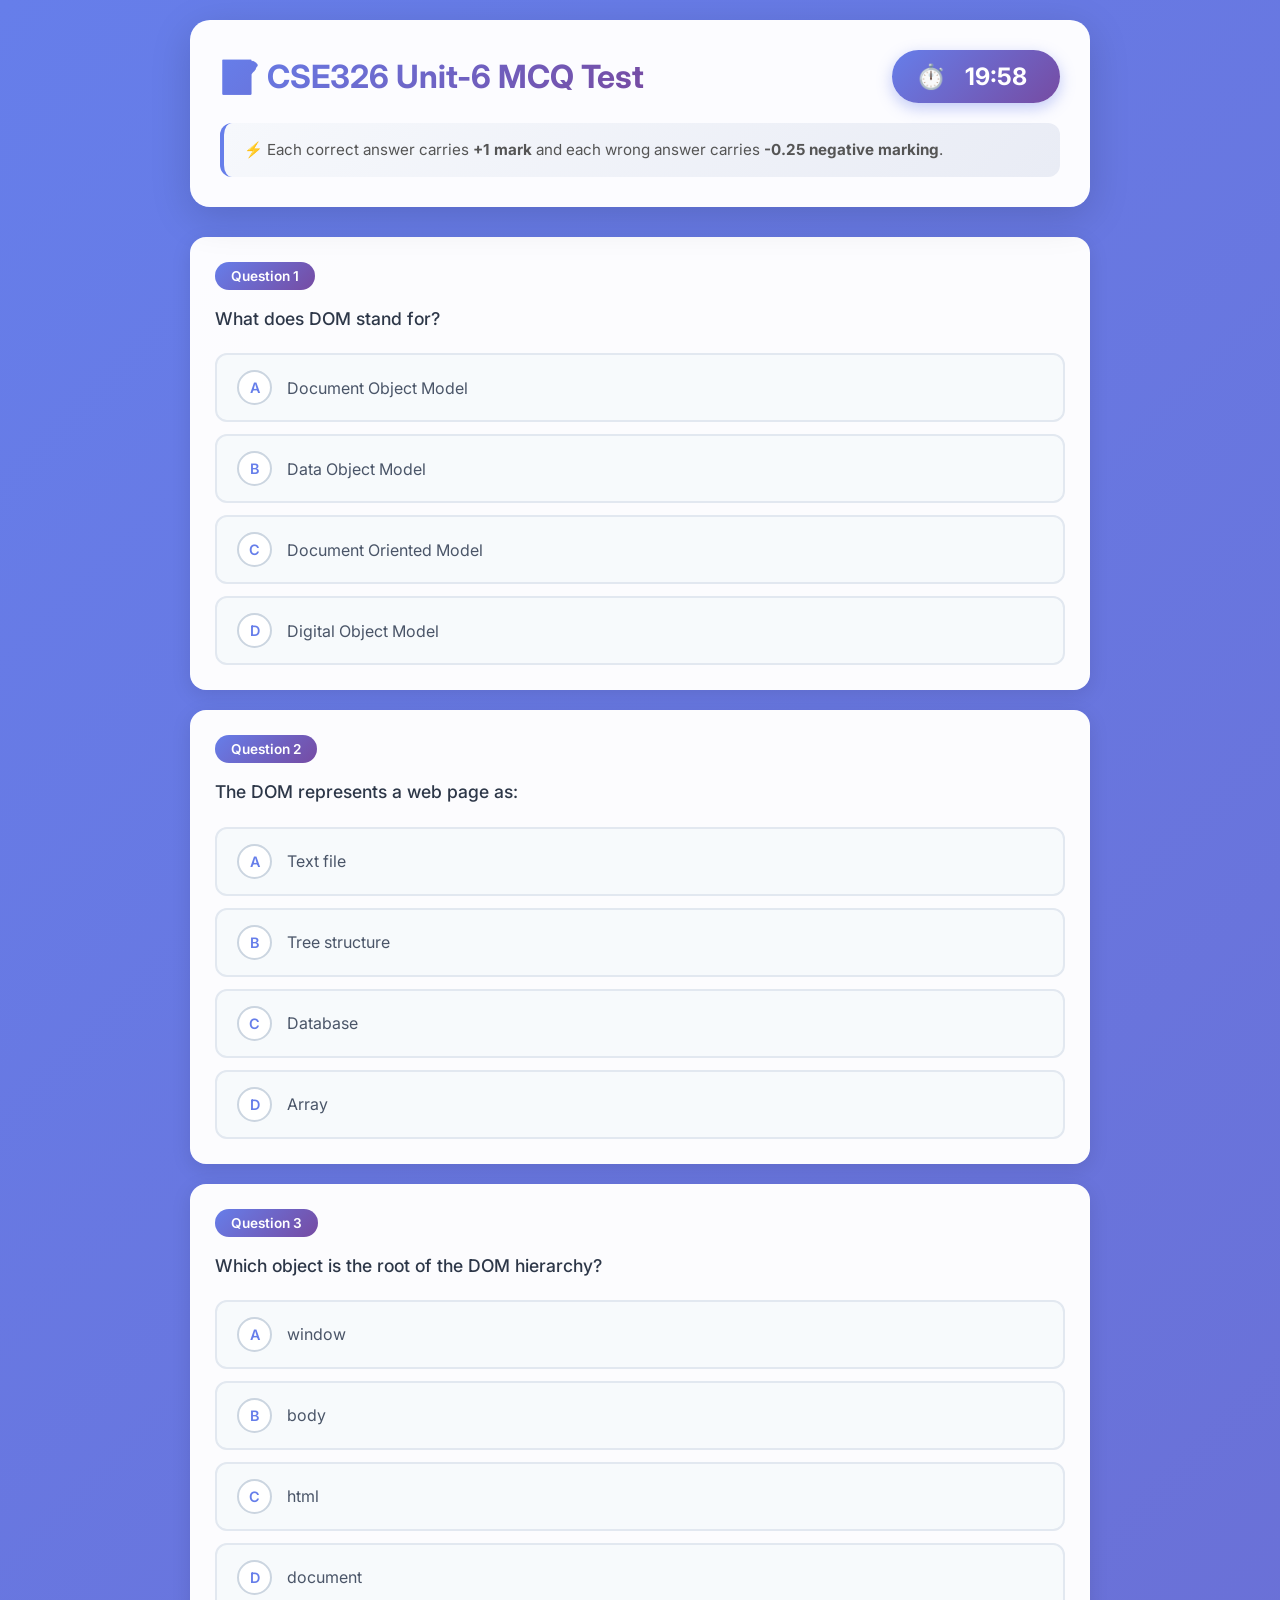
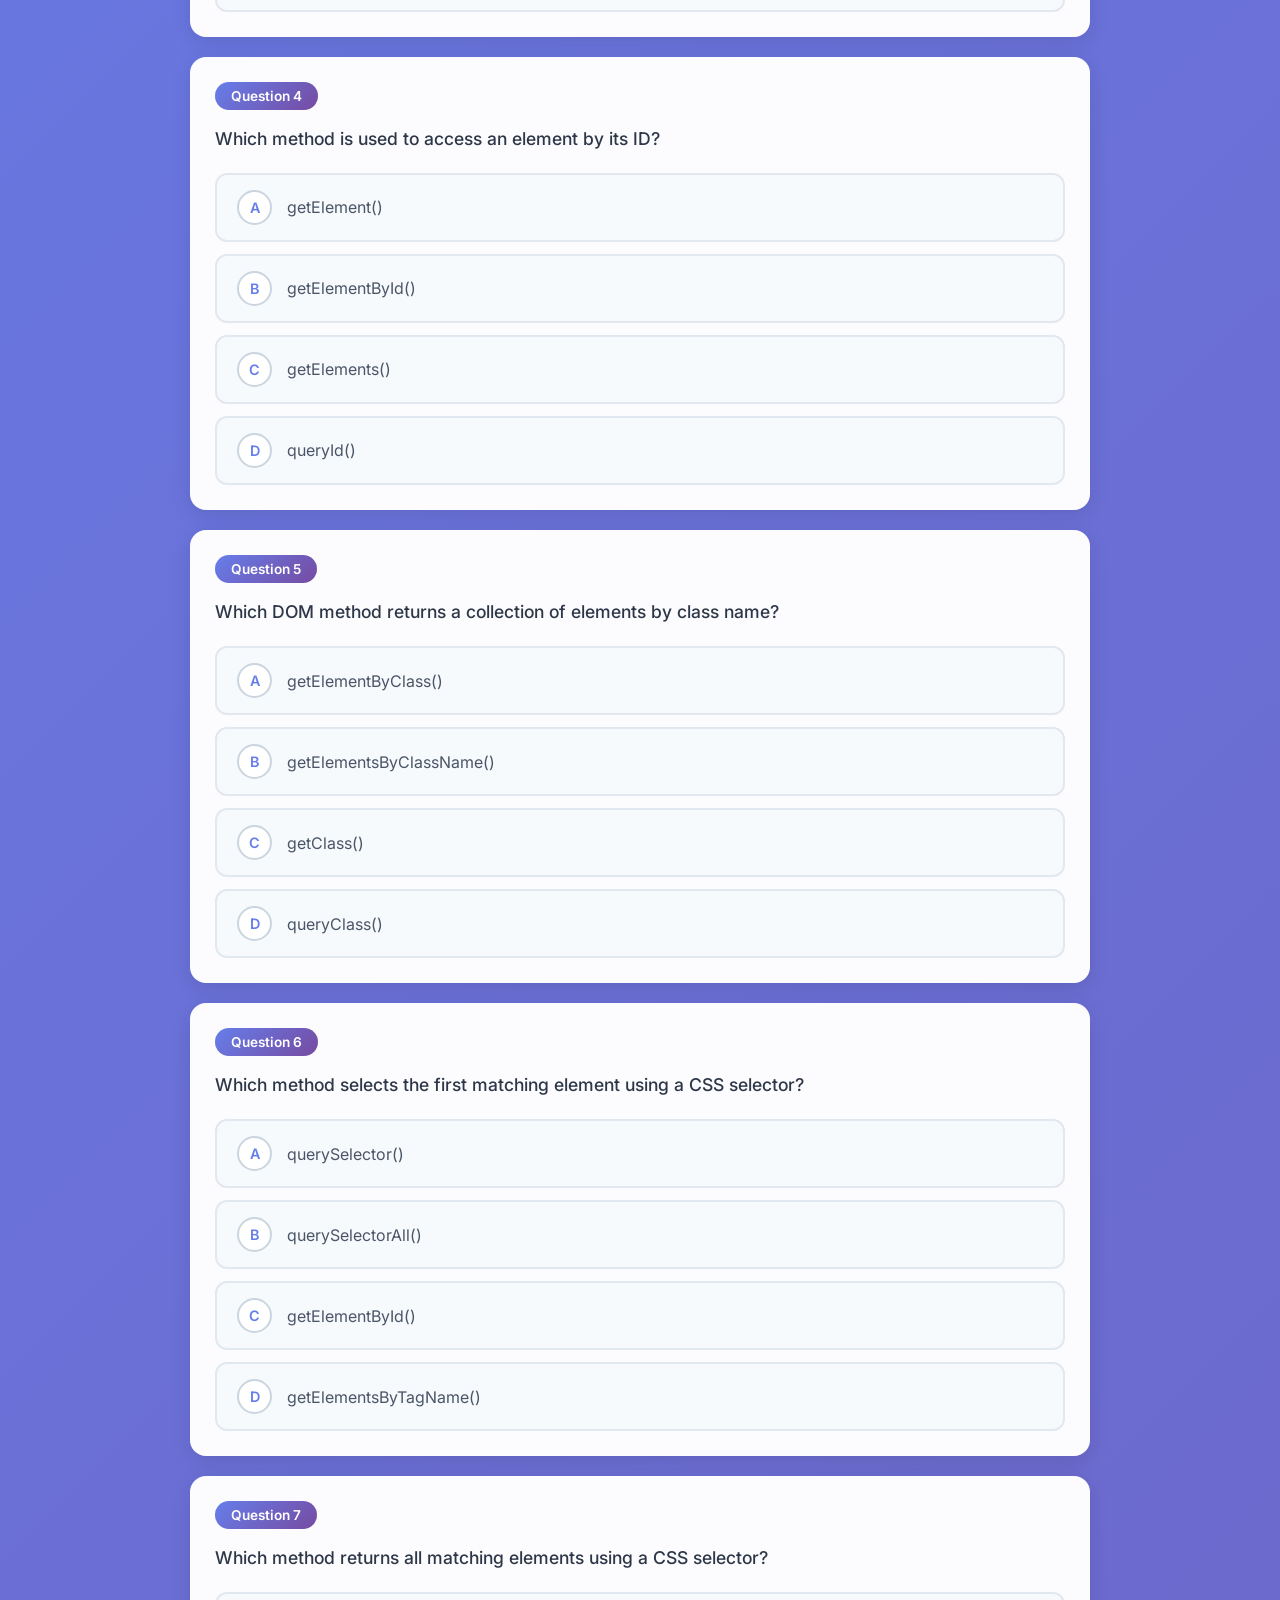
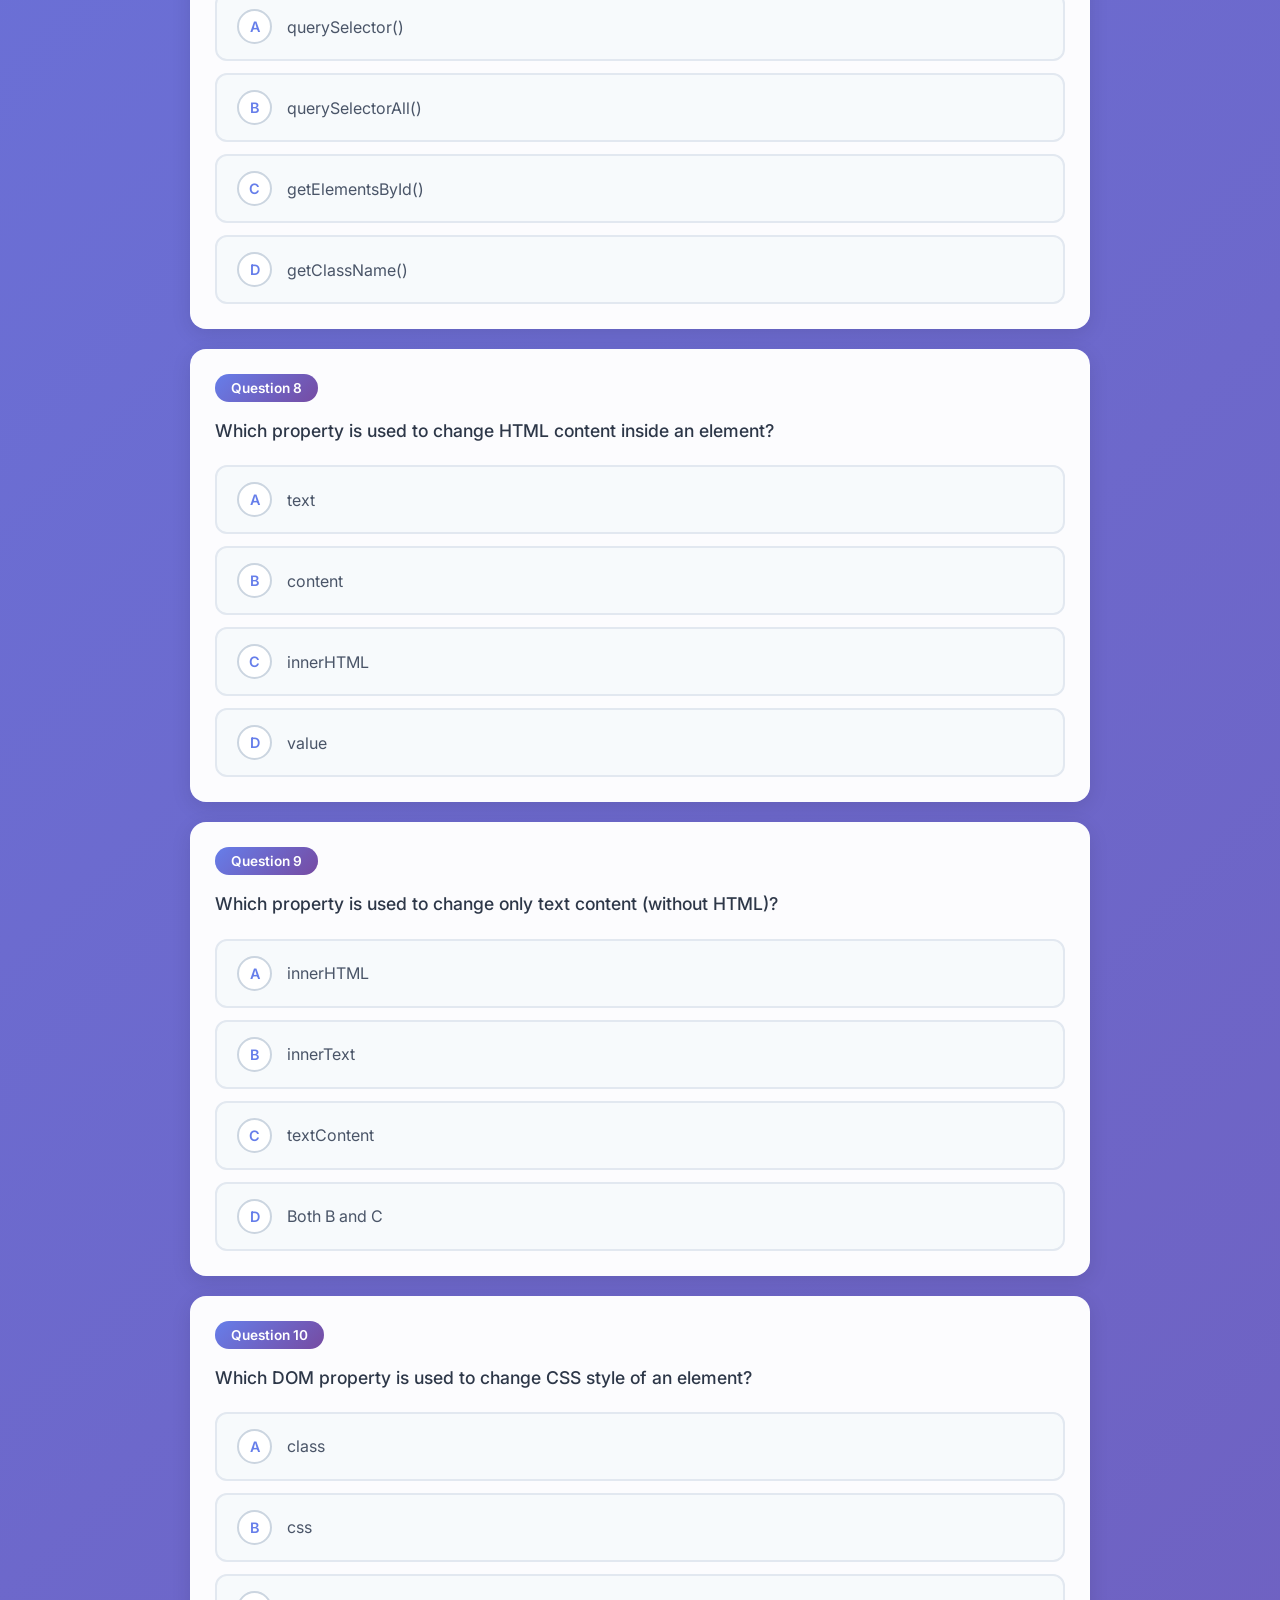
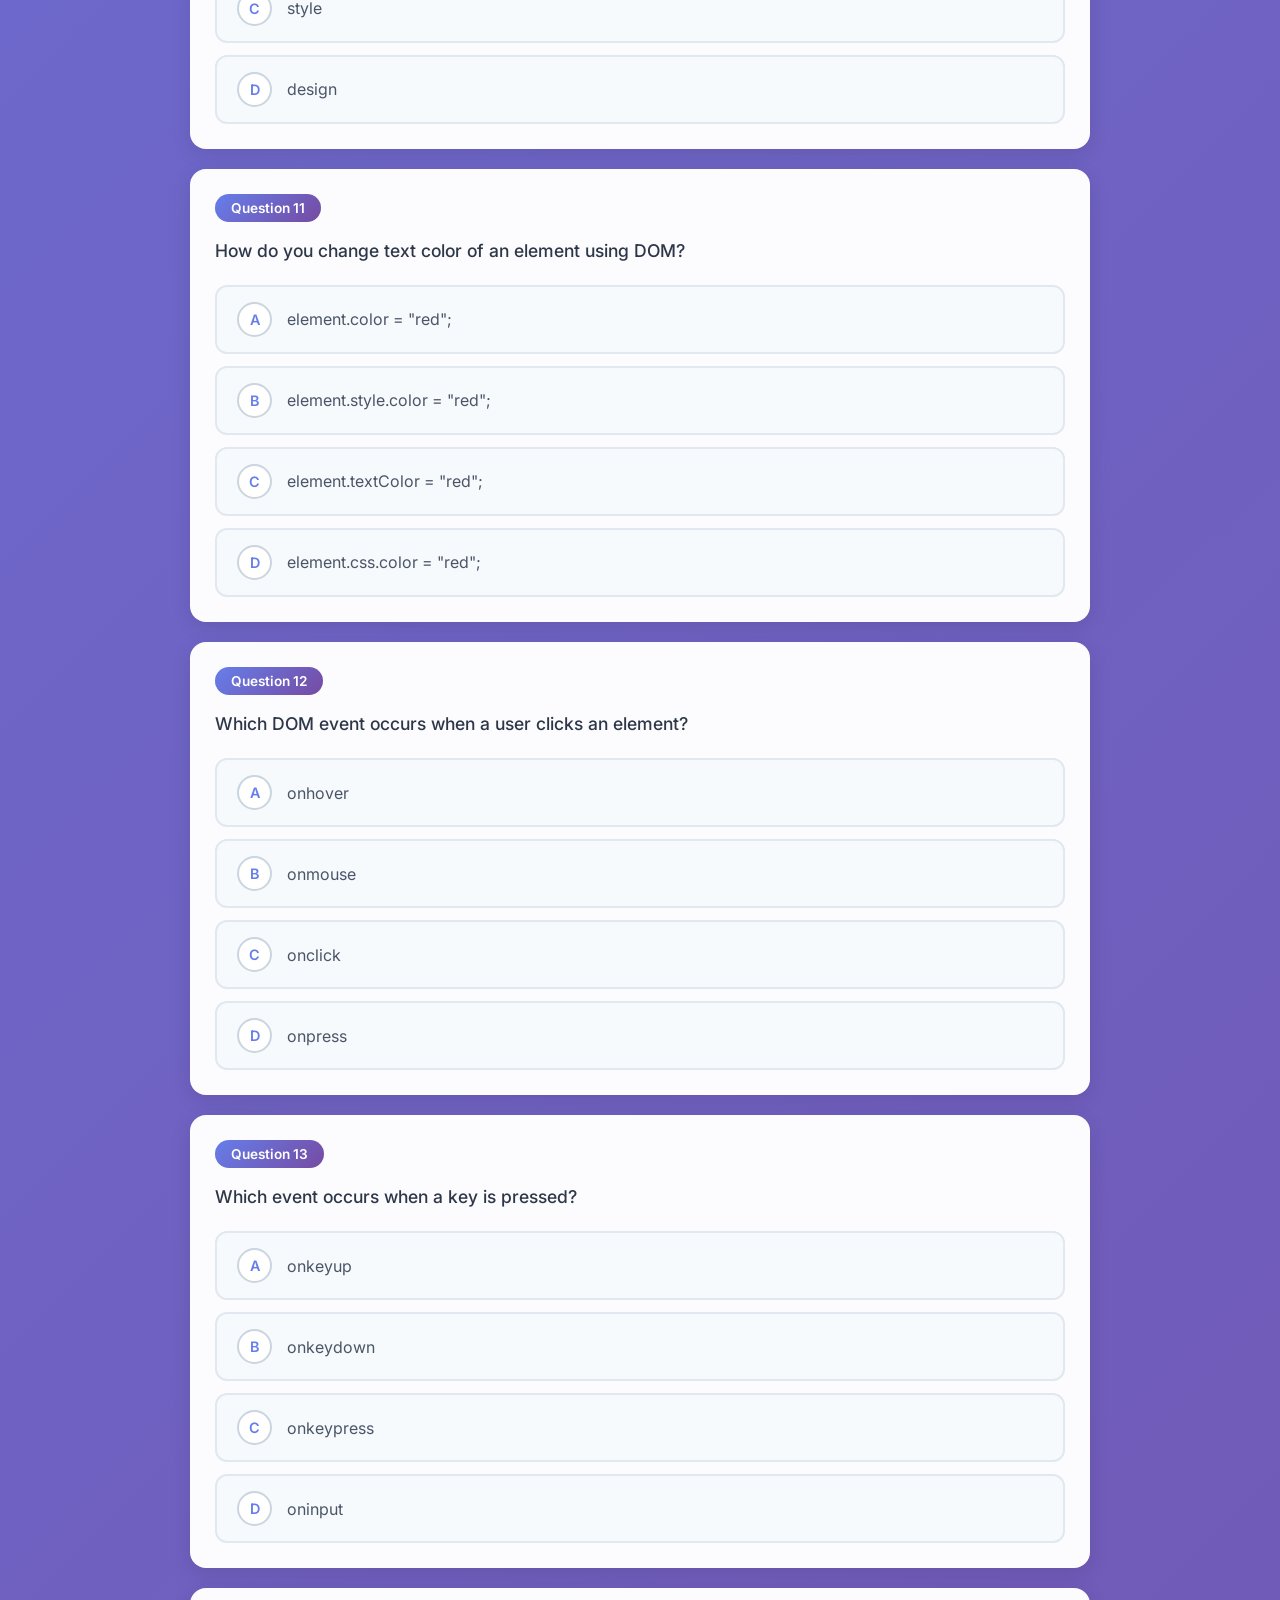
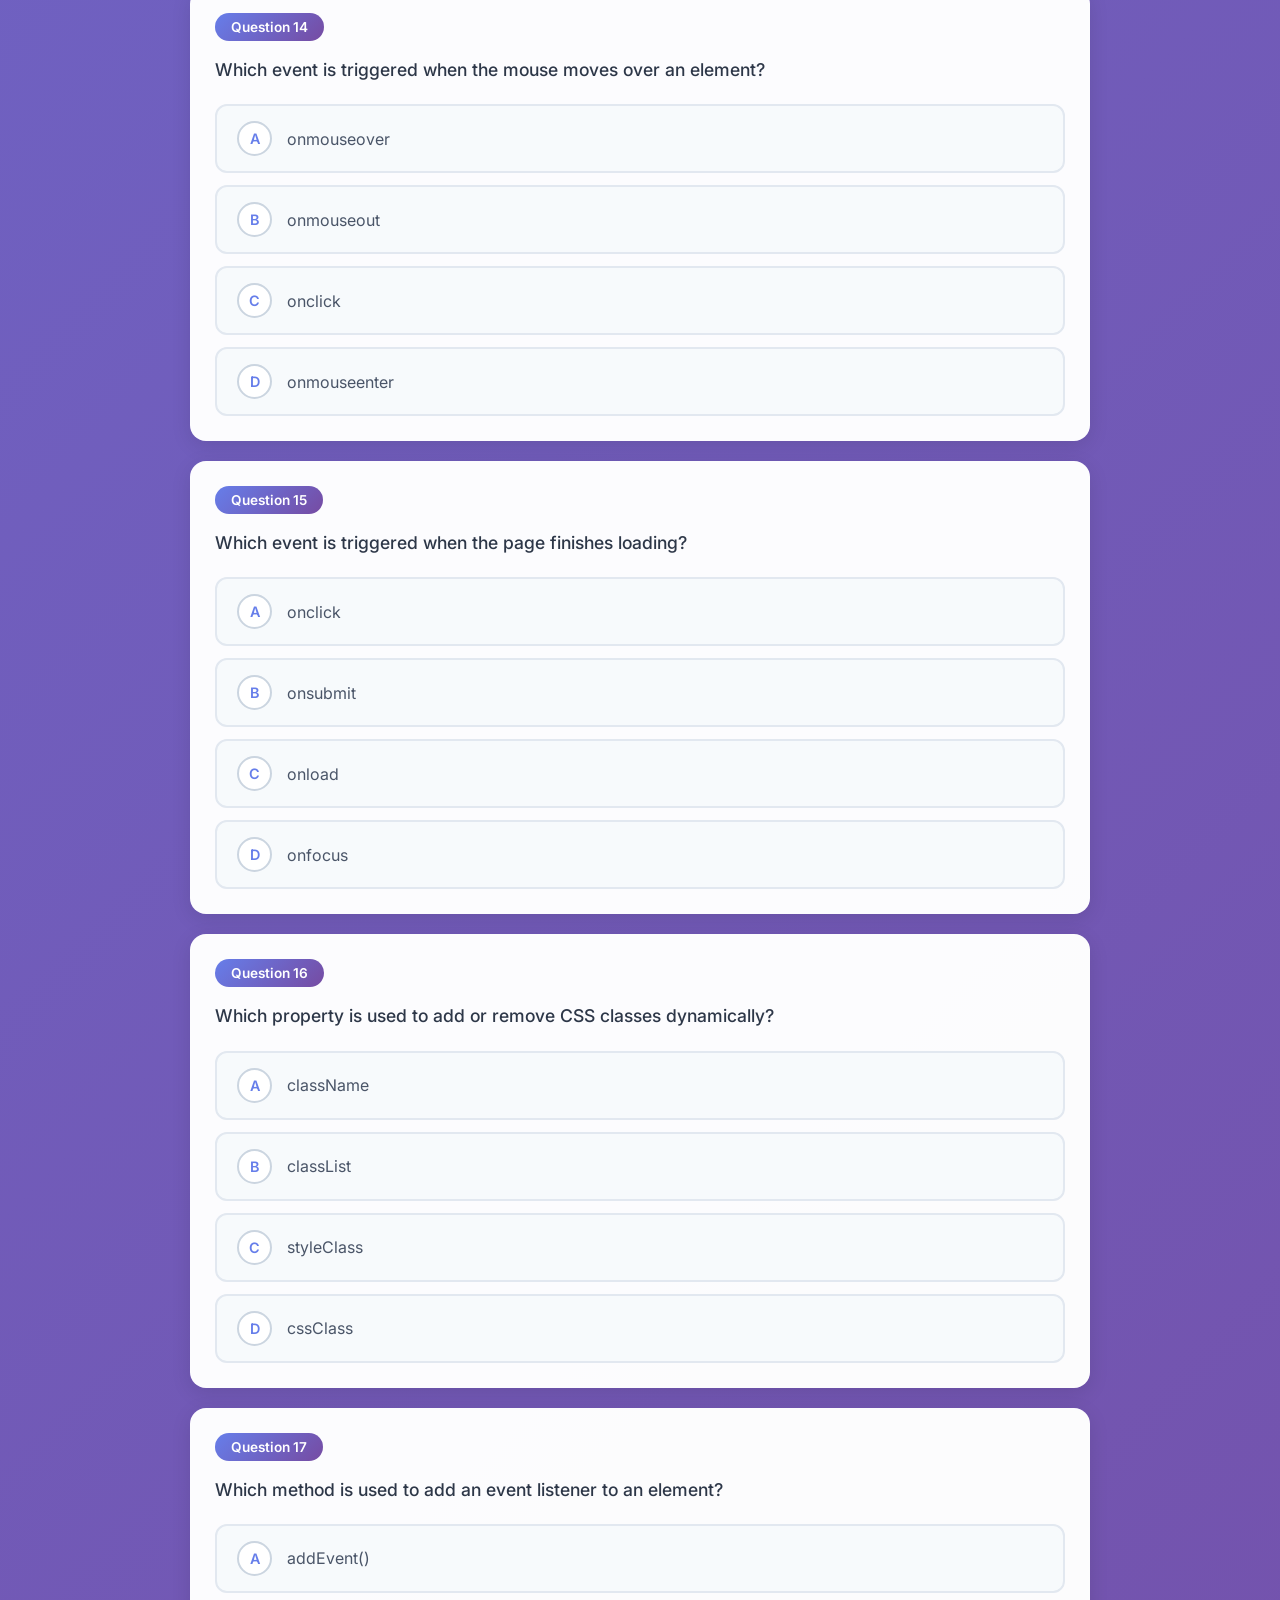
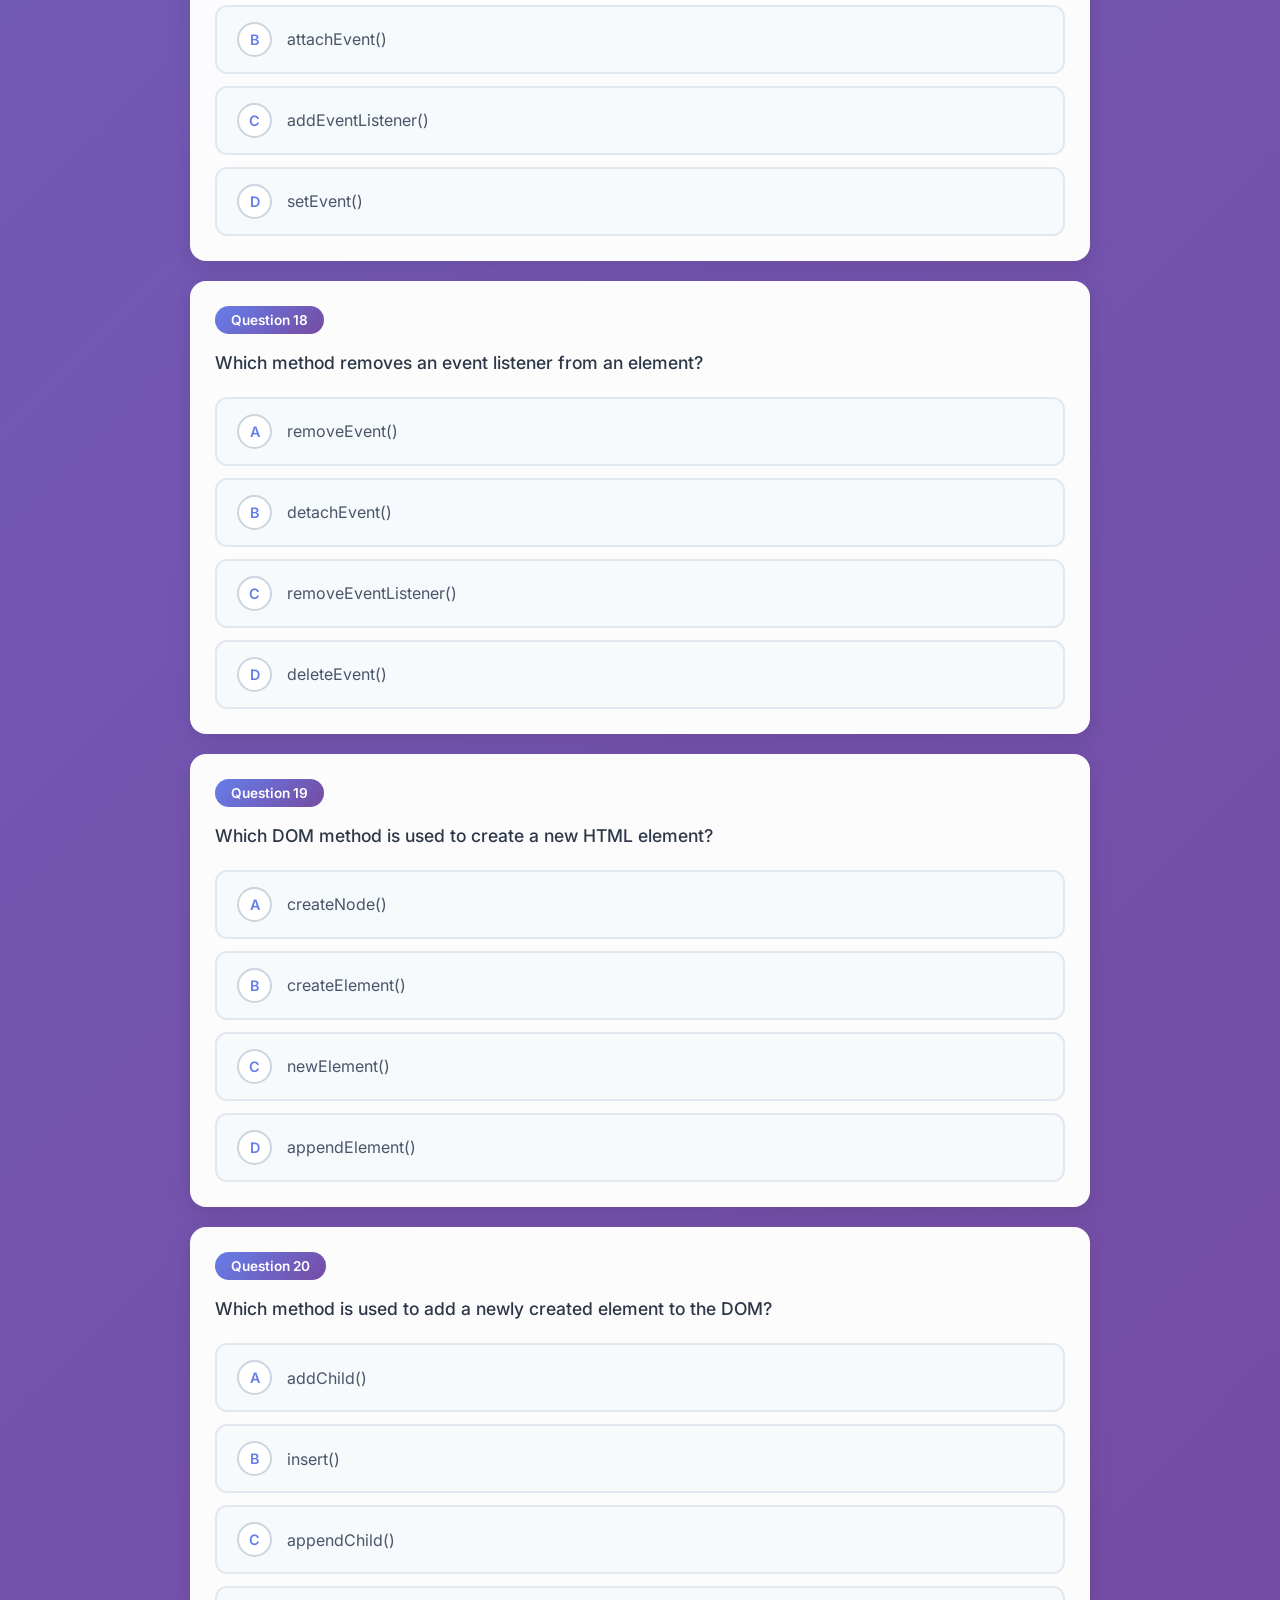
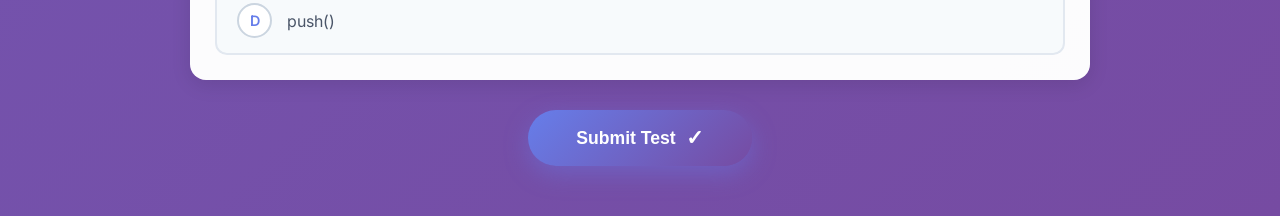
<file: cse326-unit6.html>
<!DOCTYPE html>
<html lang="en">

<head>
    <meta charset="UTF-8">
    <meta name="viewport" content="width=device-width, initial-scale=1.0">
    <title>CSE326 Unit-6 MCQ Test</title>
    <link rel="preconnect" href="https://fonts.googleapis.com">
    <link rel="preconnect" href="https://fonts.gstatic.com" crossorigin>
    <link href="https://fonts.googleapis.com/css2?family=Inter:wght@300;400;500;600;700&display=swap" rel="stylesheet">
    <link rel="stylesheet" href="cse326-unit1-style.css">
</head>

<body>
    <div class="container">
        <!-- Header with Timer -->
        <header class="header">
            <div class="header-content">
                <h1 class="title">📝 CSE326 Unit-6 MCQ Test</h1>
                <div class="timer-container">
                    <div class="timer-icon">⏱️</div>
                    <div class="timer" id="timer">30:00</div>
                </div>
            </div>
            <div class="instructions">
                <p>⚡ Each correct answer carries <strong>+1 mark</strong> and each wrong answer carries <strong>-0.25
                        negative marking</strong>.</p>
            </div>
        </header>

        <!-- Questions Container -->
        <div class="questions-container" id="questionsContainer">
            <!-- Question 1 -->
            <div class="question-card">
                <div class="question-header">
                    <span class="question-number">Question 1</span>
                </div>
                <p class="question-text">What does DOM stand for?</p>
                <div class="options">
                    <label class="option">
                        <input type="radio" name="q1" value="A">
                        <span class="option-label">A</span>
                        <span class="option-text">Document Object Model</span>
                    </label>
                    <label class="option">
                        <input type="radio" name="q1" value="B">
                        <span class="option-label">B</span>
                        <span class="option-text">Data Object Model</span>
                    </label>
                    <label class="option">
                        <input type="radio" name="q1" value="C">
                        <span class="option-label">C</span>
                        <span class="option-text">Document Oriented Model</span>
                    </label>
                    <label class="option">
                        <input type="radio" name="q1" value="D">
                        <span class="option-label">D</span>
                        <span class="option-text">Digital Object Model</span>
                    </label>
                </div>
            </div>

            <!-- Question 2 -->
            <div class="question-card">
                <div class="question-header">
                    <span class="question-number">Question 2</span>
                </div>
                <p class="question-text">The DOM represents a web page as:</p>
                <div class="options">
                    <label class="option">
                        <input type="radio" name="q2" value="A">
                        <span class="option-label">A</span>
                        <span class="option-text">Text file</span>
                    </label>
                    <label class="option">
                        <input type="radio" name="q2" value="B">
                        <span class="option-label">B</span>
                        <span class="option-text">Tree structure</span>
                    </label>
                    <label class="option">
                        <input type="radio" name="q2" value="C">
                        <span class="option-label">C</span>
                        <span class="option-text">Database</span>
                    </label>
                    <label class="option">
                        <input type="radio" name="q2" value="D">
                        <span class="option-label">D</span>
                        <span class="option-text">Array</span>
                    </label>
                </div>
            </div>

            <!-- Question 3 -->
            <div class="question-card">
                <div class="question-header">
                    <span class="question-number">Question 3</span>
                </div>
                <p class="question-text">Which object is the root of the DOM hierarchy?</p>
                <div class="options">
                    <label class="option">
                        <input type="radio" name="q3" value="A">
                        <span class="option-label">A</span>
                        <span class="option-text">window</span>
                    </label>
                    <label class="option">
                        <input type="radio" name="q3" value="B">
                        <span class="option-label">B</span>
                        <span class="option-text">body</span>
                    </label>
                    <label class="option">
                        <input type="radio" name="q3" value="C">
                        <span class="option-label">C</span>
                        <span class="option-text">html</span>
                    </label>
                    <label class="option">
                        <input type="radio" name="q3" value="D">
                        <span class="option-label">D</span>
                        <span class="option-text">document</span>
                    </label>
                </div>
            </div>

            <!-- Question 4 -->
            <div class="question-card">
                <div class="question-header">
                    <span class="question-number">Question 4</span>
                </div>
                <p class="question-text">Which method is used to access an element by its ID?</p>
                <div class="options">
                    <label class="option">
                        <input type="radio" name="q4" value="A">
                        <span class="option-label">A</span>
                        <span class="option-text">getElement()</span>
                    </label>
                    <label class="option">
                        <input type="radio" name="q4" value="B">
                        <span class="option-label">B</span>
                        <span class="option-text">getElementById()</span>
                    </label>
                    <label class="option">
                        <input type="radio" name="q4" value="C">
                        <span class="option-label">C</span>
                        <span class="option-text">getElements()</span>
                    </label>
                    <label class="option">
                        <input type="radio" name="q4" value="D">
                        <span class="option-label">D</span>
                        <span class="option-text">queryId()</span>
                    </label>
                </div>
            </div>

            <!-- Question 5 -->
            <div class="question-card">
                <div class="question-header">
                    <span class="question-number">Question 5</span>
                </div>
                <p class="question-text">Which DOM method returns a collection of elements by class name?</p>
                <div class="options">
                    <label class="option">
                        <input type="radio" name="q5" value="A">
                        <span class="option-label">A</span>
                        <span class="option-text">getElementByClass()</span>
                    </label>
                    <label class="option">
                        <input type="radio" name="q5" value="B">
                        <span class="option-label">B</span>
                        <span class="option-text">getElementsByClassName()</span>
                    </label>
                    <label class="option">
                        <input type="radio" name="q5" value="C">
                        <span class="option-label">C</span>
                        <span class="option-text">getClass()</span>
                    </label>
                    <label class="option">
                        <input type="radio" name="q5" value="D">
                        <span class="option-label">D</span>
                        <span class="option-text">queryClass()</span>
                    </label>
                </div>
            </div>

            <!-- Question 6 -->
            <div class="question-card">
                <div class="question-header">
                    <span class="question-number">Question 6</span>
                </div>
                <p class="question-text">Which method selects the first matching element using a CSS selector?</p>
                <div class="options">
                    <label class="option">
                        <input type="radio" name="q6" value="A">
                        <span class="option-label">A</span>
                        <span class="option-text">querySelector()</span>
                    </label>
                    <label class="option">
                        <input type="radio" name="q6" value="B">
                        <span class="option-label">B</span>
                        <span class="option-text">querySelectorAll()</span>
                    </label>
                    <label class="option">
                        <input type="radio" name="q6" value="C">
                        <span class="option-label">C</span>
                        <span class="option-text">getElementById()</span>
                    </label>
                    <label class="option">
                        <input type="radio" name="q6" value="D">
                        <span class="option-label">D</span>
                        <span class="option-text">getElementsByTagName()</span>
                    </label>
                </div>
            </div>

            <!-- Question 7 -->
            <div class="question-card">
                <div class="question-header">
                    <span class="question-number">Question 7</span>
                </div>
                <p class="question-text">Which method returns all matching elements using a CSS selector?</p>
                <div class="options">
                    <label class="option">
                        <input type="radio" name="q7" value="A">
                        <span class="option-label">A</span>
                        <span class="option-text">querySelector()</span>
                    </label>
                    <label class="option">
                        <input type="radio" name="q7" value="B">
                        <span class="option-label">B</span>
                        <span class="option-text">querySelectorAll()</span>
                    </label>
                    <label class="option">
                        <input type="radio" name="q7" value="C">
                        <span class="option-label">C</span>
                        <span class="option-text">getElementsById()</span>
                    </label>
                    <label class="option">
                        <input type="radio" name="q7" value="D">
                        <span class="option-label">D</span>
                        <span class="option-text">getClassName()</span>
                    </label>
                </div>
            </div>

            <!-- Question 8 -->
            <div class="question-card">
                <div class="question-header">
                    <span class="question-number">Question 8</span>
                </div>
                <p class="question-text">Which property is used to change HTML content inside an element?</p>
                <div class="options">
                    <label class="option">
                        <input type="radio" name="q8" value="A">
                        <span class="option-label">A</span>
                        <span class="option-text">text</span>
                    </label>
                    <label class="option">
                        <input type="radio" name="q8" value="B">
                        <span class="option-label">B</span>
                        <span class="option-text">content</span>
                    </label>
                    <label class="option">
                        <input type="radio" name="q8" value="C">
                        <span class="option-label">C</span>
                        <span class="option-text">innerHTML</span>
                    </label>
                    <label class="option">
                        <input type="radio" name="q8" value="D">
                        <span class="option-label">D</span>
                        <span class="option-text">value</span>
                    </label>
                </div>
            </div>

            <!-- Question 9 -->
            <div class="question-card">
                <div class="question-header">
                    <span class="question-number">Question 9</span>
                </div>
                <p class="question-text">Which property is used to change only text content (without HTML)?</p>
                <div class="options">
                    <label class="option">
                        <input type="radio" name="q9" value="A">
                        <span class="option-label">A</span>
                        <span class="option-text">innerHTML</span>
                    </label>
                    <label class="option">
                        <input type="radio" name="q9" value="B">
                        <span class="option-label">B</span>
                        <span class="option-text">innerText</span>
                    </label>
                    <label class="option">
                        <input type="radio" name="q9" value="C">
                        <span class="option-label">C</span>
                        <span class="option-text">textContent</span>
                    </label>
                    <label class="option">
                        <input type="radio" name="q9" value="D">
                        <span class="option-label">D</span>
                        <span class="option-text">Both B and C</span>
                    </label>
                </div>
            </div>

            <!-- Question 10 -->
            <div class="question-card">
                <div class="question-header">
                    <span class="question-number">Question 10</span>
                </div>
                <p class="question-text">Which DOM property is used to change CSS style of an element?</p>
                <div class="options">
                    <label class="option">
                        <input type="radio" name="q10" value="A">
                        <span class="option-label">A</span>
                        <span class="option-text">class</span>
                    </label>
                    <label class="option">
                        <input type="radio" name="q10" value="B">
                        <span class="option-label">B</span>
                        <span class="option-text">css</span>
                    </label>
                    <label class="option">
                        <input type="radio" name="q10" value="C">
                        <span class="option-label">C</span>
                        <span class="option-text">style</span>
                    </label>
                    <label class="option">
                        <input type="radio" name="q10" value="D">
                        <span class="option-label">D</span>
                        <span class="option-text">design</span>
                    </label>
                </div>
            </div>

            <!-- Question 11 -->
            <div class="question-card">
                <div class="question-header">
                    <span class="question-number">Question 11</span>
                </div>
                <p class="question-text">How do you change text color of an element using DOM?</p>
                <div class="options">
                    <label class="option">
                        <input type="radio" name="q11" value="A">
                        <span class="option-label">A</span>
                        <span class="option-text">element.color = "red";</span>
                    </label>
                    <label class="option">
                        <input type="radio" name="q11" value="B">
                        <span class="option-label">B</span>
                        <span class="option-text">element.style.color = "red";</span>
                    </label>
                    <label class="option">
                        <input type="radio" name="q11" value="C">
                        <span class="option-label">C</span>
                        <span class="option-text">element.textColor = "red";</span>
                    </label>
                    <label class="option">
                        <input type="radio" name="q11" value="D">
                        <span class="option-label">D</span>
                        <span class="option-text">element.css.color = "red";</span>
                    </label>
                </div>
            </div>

            <!-- Question 12 -->
            <div class="question-card">
                <div class="question-header">
                    <span class="question-number">Question 12</span>
                </div>
                <p class="question-text">Which DOM event occurs when a user clicks an element?</p>
                <div class="options">
                    <label class="option">
                        <input type="radio" name="q12" value="A">
                        <span class="option-label">A</span>
                        <span class="option-text">onhover</span>
                    </label>
                    <label class="option">
                        <input type="radio" name="q12" value="B">
                        <span class="option-label">B</span>
                        <span class="option-text">onmouse</span>
                    </label>
                    <label class="option">
                        <input type="radio" name="q12" value="C">
                        <span class="option-label">C</span>
                        <span class="option-text">onclick</span>
                    </label>
                    <label class="option">
                        <input type="radio" name="q12" value="D">
                        <span class="option-label">D</span>
                        <span class="option-text">onpress</span>
                    </label>
                </div>
            </div>

            <!-- Question 13 -->
            <div class="question-card">
                <div class="question-header">
                    <span class="question-number">Question 13</span>
                </div>
                <p class="question-text">Which event occurs when a key is pressed?</p>
                <div class="options">
                    <label class="option">
                        <input type="radio" name="q13" value="A">
                        <span class="option-label">A</span>
                        <span class="option-text">onkeyup</span>
                    </label>
                    <label class="option">
                        <input type="radio" name="q13" value="B">
                        <span class="option-label">B</span>
                        <span class="option-text">onkeydown</span>
                    </label>
                    <label class="option">
                        <input type="radio" name="q13" value="C">
                        <span class="option-label">C</span>
                        <span class="option-text">onkeypress</span>
                    </label>
                    <label class="option">
                        <input type="radio" name="q13" value="D">
                        <span class="option-label">D</span>
                        <span class="option-text">oninput</span>
                    </label>
                </div>
            </div>

            <!-- Question 14 -->
            <div class="question-card">
                <div class="question-header">
                    <span class="question-number">Question 14</span>
                </div>
                <p class="question-text">Which event is triggered when the mouse moves over an element?</p>
                <div class="options">
                    <label class="option">
                        <input type="radio" name="q14" value="A">
                        <span class="option-label">A</span>
                        <span class="option-text">onmouseover</span>
                    </label>
                    <label class="option">
                        <input type="radio" name="q14" value="B">
                        <span class="option-label">B</span>
                        <span class="option-text">onmouseout</span>
                    </label>
                    <label class="option">
                        <input type="radio" name="q14" value="C">
                        <span class="option-label">C</span>
                        <span class="option-text">onclick</span>
                    </label>
                    <label class="option">
                        <input type="radio" name="q14" value="D">
                        <span class="option-label">D</span>
                        <span class="option-text">onmouseenter</span>
                    </label>
                </div>
            </div>

            <!-- Question 15 -->
            <div class="question-card">
                <div class="question-header">
                    <span class="question-number">Question 15</span>
                </div>
                <p class="question-text">Which event is triggered when the page finishes loading?</p>
                <div class="options">
                    <label class="option">
                        <input type="radio" name="q15" value="A">
                        <span class="option-label">A</span>
                        <span class="option-text">onclick</span>
                    </label>
                    <label class="option">
                        <input type="radio" name="q15" value="B">
                        <span class="option-label">B</span>
                        <span class="option-text">onsubmit</span>
                    </label>
                    <label class="option">
                        <input type="radio" name="q15" value="C">
                        <span class="option-label">C</span>
                        <span class="option-text">onload</span>
                    </label>
                    <label class="option">
                        <input type="radio" name="q15" value="D">
                        <span class="option-label">D</span>
                        <span class="option-text">onfocus</span>
                    </label>
                </div>
            </div>

            <!-- Question 16 -->
            <div class="question-card">
                <div class="question-header">
                    <span class="question-number">Question 16</span>
                </div>
                <p class="question-text">Which property is used to add or remove CSS classes dynamically?</p>
                <div class="options">
                    <label class="option">
                        <input type="radio" name="q16" value="A">
                        <span class="option-label">A</span>
                        <span class="option-text">className</span>
                    </label>
                    <label class="option">
                        <input type="radio" name="q16" value="B">
                        <span class="option-label">B</span>
                        <span class="option-text">classList</span>
                    </label>
                    <label class="option">
                        <input type="radio" name="q16" value="C">
                        <span class="option-label">C</span>
                        <span class="option-text">styleClass</span>
                    </label>
                    <label class="option">
                        <input type="radio" name="q16" value="D">
                        <span class="option-label">D</span>
                        <span class="option-text">cssClass</span>
                    </label>
                </div>
            </div>

            <!-- Question 17 -->
            <div class="question-card">
                <div class="question-header">
                    <span class="question-number">Question 17</span>
                </div>
                <p class="question-text">Which method is used to add an event listener to an element?</p>
                <div class="options">
                    <label class="option">
                        <input type="radio" name="q17" value="A">
                        <span class="option-label">A</span>
                        <span class="option-text">addEvent()</span>
                    </label>
                    <label class="option">
                        <input type="radio" name="q17" value="B">
                        <span class="option-label">B</span>
                        <span class="option-text">attachEvent()</span>
                    </label>
                    <label class="option">
                        <input type="radio" name="q17" value="C">
                        <span class="option-label">C</span>
                        <span class="option-text">addEventListener()</span>
                    </label>
                    <label class="option">
                        <input type="radio" name="q17" value="D">
                        <span class="option-label">D</span>
                        <span class="option-text">setEvent()</span>
                    </label>
                </div>
            </div>

            <!-- Question 18 -->
            <div class="question-card">
                <div class="question-header">
                    <span class="question-number">Question 18</span>
                </div>
                <p class="question-text">Which method removes an event listener from an element?</p>
                <div class="options">
                    <label class="option">
                        <input type="radio" name="q18" value="A">
                        <span class="option-label">A</span>
                        <span class="option-text">removeEvent()</span>
                    </label>
                    <label class="option">
                        <input type="radio" name="q18" value="B">
                        <span class="option-label">B</span>
                        <span class="option-text">detachEvent()</span>
                    </label>
                    <label class="option">
                        <input type="radio" name="q18" value="C">
                        <span class="option-label">C</span>
                        <span class="option-text">removeEventListener()</span>
                    </label>
                    <label class="option">
                        <input type="radio" name="q18" value="D">
                        <span class="option-label">D</span>
                        <span class="option-text">deleteEvent()</span>
                    </label>
                </div>
            </div>

            <!-- Question 19 -->
            <div class="question-card">
                <div class="question-header">
                    <span class="question-number">Question 19</span>
                </div>
                <p class="question-text">Which DOM method is used to create a new HTML element?</p>
                <div class="options">
                    <label class="option">
                        <input type="radio" name="q19" value="A">
                        <span class="option-label">A</span>
                        <span class="option-text">createNode()</span>
                    </label>
                    <label class="option">
                        <input type="radio" name="q19" value="B">
                        <span class="option-label">B</span>
                        <span class="option-text">createElement()</span>
                    </label>
                    <label class="option">
                        <input type="radio" name="q19" value="C">
                        <span class="option-label">C</span>
                        <span class="option-text">newElement()</span>
                    </label>
                    <label class="option">
                        <input type="radio" name="q19" value="D">
                        <span class="option-label">D</span>
                        <span class="option-text">appendElement()</span>
                    </label>
                </div>
            </div>

            <!-- Question 20 -->
            <div class="question-card">
                <div class="question-header">
                    <span class="question-number">Question 20</span>
                </div>
                <p class="question-text">Which method is used to add a newly created element to the DOM?</p>
                <div class="options">
                    <label class="option">
                        <input type="radio" name="q20" value="A">
                        <span class="option-label">A</span>
                        <span class="option-text">addChild()</span>
                    </label>
                    <label class="option">
                        <input type="radio" name="q20" value="B">
                        <span class="option-label">B</span>
                        <span class="option-text">insert()</span>
                    </label>
                    <label class="option">
                        <input type="radio" name="q20" value="C">
                        <span class="option-label">C</span>
                        <span class="option-text">appendChild()</span>
                    </label>
                    <label class="option">
                        <input type="radio" name="q20" value="D">
                        <span class="option-label">D</span>
                        <span class="option-text">push()</span>
                    </label>
                </div>
            </div>
        </div>

        <!-- Submit Button -->
        <div class="submit-container">
            <button class="submit-btn" id="submitBtn">
                <span class="btn-text">Submit Test</span>
                <span class="btn-icon">✓</span>
            </button>
        </div>

        <!-- Result Section (Hidden initially) -->
        <div class="result-container" id="resultContainer" style="display: none;">
            <h2 class="result-title">🎯 Test Results</h2>
            <div class="result-grid">
                <div class="result-card">
                    <div class="result-icon">📊</div>
                    <div class="result-value" id="totalQuestions">0</div>
                    <div class="result-label">Total Questions</div>
                </div>
                <div class="result-card correct">
                    <div class="result-icon">✓</div>
                    <div class="result-value" id="correctAnswers">0</div>
                    <div class="result-label">Correct Answers</div>
                </div>
                <div class="result-card wrong">
                    <div class="result-icon">✗</div>
                    <div class="result-value" id="wrongAnswers">0</div>
                    <div class="result-label">Wrong Answers</div>
                </div>
                <div class="result-card unattempted">
                    <div class="result-icon">○</div>
                    <div class="result-value" id="unattemptedQuestions">0</div>
                    <div class="result-label">Unattempted</div>
                </div>
            </div>
            <div class="final-score">
                <div class="score-label">Final Score</div>
                <div class="score-value" id="finalScore">0</div>
            </div>
        </div>
    </div>

    <script src="cse326-unit6-script.js"></script>
</body>

</html>
</file>
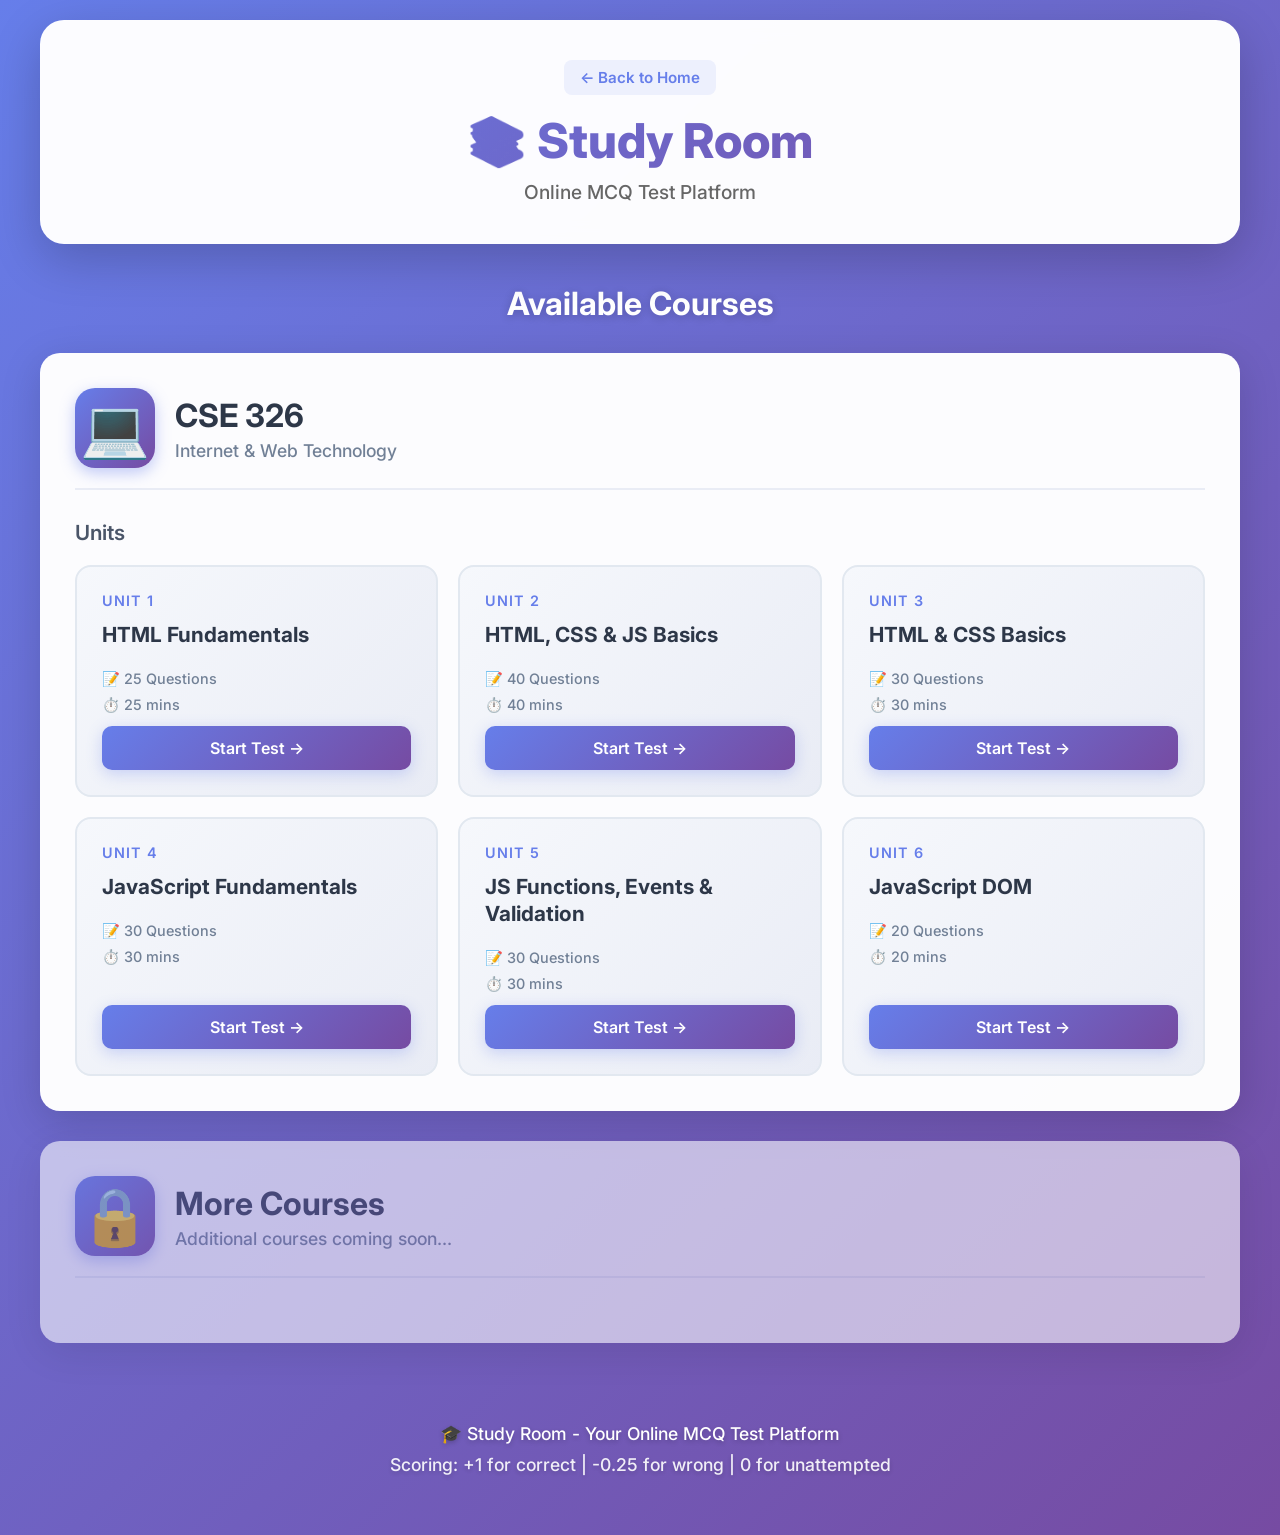
<file: home.html>
<!DOCTYPE html>
<html lang="en">

<head>
    <meta charset="UTF-8">
    <meta name="viewport" content="width=device-width, initial-scale=1.0">
    <title>Study Room - Course MCQ Tests</title>
    <link rel="preconnect" href="https://fonts.googleapis.com">
    <link rel="preconnect" href="https://fonts.gstatic.com" crossorigin>
    <link href="https://fonts.googleapis.com/css2?family=Inter:wght@300;400;500;600;700;800&display=swap"
        rel="stylesheet">
    <link rel="stylesheet" href="main-style.css">
</head>

<body>
    <div class="container">
        <!-- Header -->
        <header class="header">
            <div class="header-content">
                <div class="header-top">
                    <a href="index.html" class="back-link">← Back to Home</a>
                </div>
                <h1 class="main-title">📚 Study Room</h1>
                <p class="subtitle">Online MCQ Test Platform</p>
            </div>
        </header>

        <!-- Courses Grid -->
        <div class="courses-container">
            <h2 class="section-title">Available Courses</h2>

            <!-- CSE 326 Course Card -->
            <div class="course-card">
                <div class="course-header">
                    <div class="course-icon">💻</div>
                    <div class="course-info">
                        <h3 class="course-name">CSE 326</h3>
                        <p class="course-description">Internet & Web Technology</p>
                    </div>
                </div>

                <div class="units-container">
                    <h4 class="units-title">Units</h4>
                    <div class="units-grid">
                        <!-- Unit 1 -->
                        <a href="cse326-unit1.html" class="unit-card">
                            <div class="unit-number">Unit 1</div>
                            <div class="unit-name">HTML Fundamentals</div>
                            <div class="unit-meta">
                                <span class="questions-count">📝 25 Questions</span>
                                <span class="duration">⏱️ 25 mins</span>
                            </div>
                            <div class="start-button">Start Test →</div>
                        </a>

                        <!-- Unit 2 -->
                        <a href="cse326-unit2.html" class="unit-card">
                            <div class="unit-number">Unit 2</div>
                            <div class="unit-name">HTML, CSS & JS Basics</div>
                            <div class="unit-meta">
                                <span class="questions-count">📝 40 Questions</span>
                                <span class="duration">⏱️ 40 mins</span>
                            </div>
                            <div class="start-button">Start Test →</div>
                        </a>

                        <!-- Unit 3 -->
                        <a href="cse326-unit3.html" class="unit-card">
                            <div class="unit-number">Unit 3</div>
                            <div class="unit-name">HTML & CSS Basics</div>
                            <div class="unit-meta">
                                <span class="questions-count">📝 30 Questions</span>
                                <span class="duration">⏱️ 30 mins</span>
                            </div>
                            <div class="start-button">Start Test →</div>
                        </a>

                        <!-- Unit 4 -->
                        <a href="cse326-unit4.html" class="unit-card">
                            <div class="unit-number">Unit 4</div>
                            <div class="unit-name">JavaScript Fundamentals</div>
                            <div class="unit-meta">
                                <span class="questions-count">📝 30 Questions</span>
                                <span class="duration">⏱️ 30 mins</span>
                            </div>
                            <div class="start-button">Start Test →</div>
                        </a>

                        <!-- Unit 5 -->
                        <a href="cse326-unit5.html" class="unit-card">
                            <div class="unit-number">Unit 5</div>
                            <div class="unit-name">JS Functions, Events & Validation</div>
                            <div class="unit-meta">
                                <span class="questions-count">📝 30 Questions</span>
                                <span class="duration">⏱️ 30 mins</span>
                            </div>
                            <div class="start-button">Start Test →</div>
                        </a>

                        <!-- Unit 6 -->
                        <a href="cse326-unit6.html" class="unit-card">
                            <div class="unit-number">Unit 6</div>
                            <div class="unit-name">JavaScript DOM</div>
                            <div class="unit-meta">
                                <span class="questions-count">📝 20 Questions</span>
                                <span class="duration">⏱️ 20 mins</span>
                            </div>
                            <div class="start-button">Start Test →</div>
                        </a>
                    </div>
                </div>
            </div>

            <!-- Placeholder for Future Courses -->
            <div class="course-card disabled-course">
                <div class="course-header">
                    <div class="course-icon">🔒</div>
                    <div class="course-info">
                        <h3 class="course-name">More Courses</h3>
                        <p class="course-description">Additional courses coming soon...</p>
                    </div>
                </div>
            </div>
        </div>

        <!-- Footer -->
        <footer class="footer">
            <p>🎓 Study Room - Your Online MCQ Test Platform</p>
            <p class="footer-note">Scoring: +1 for correct | -0.25 for wrong | 0 for unattempted</p>
        </footer>
    </div>
</body>

</html>
</file>
<file: style.css>
/* ===========================
   PREMIUM LANDING PAGE STYLES
   =========================== */

/* Reset & Base Styles */
* {
    margin: 0;
    padding: 0;
    box-sizing: border-box;
}

:root {
    --primary-blue: #3b82f6;
    --primary-indigo: #6366f1;
    --dark-blue: #1e40af;
    --light-blue: #dbeafe;
    --gray-50: #f9fafb;
    --gray-100: #f3f4f6;
    --gray-200: #e5e7eb;
    --gray-600: #4b5563;
    --gray-800: #1f2937;
    --gray-900: #111827;
    --white: #ffffff;
    --gradient: linear-gradient(135deg, #667eea 0%, #764ba2 100%);
    --gradient-soft: linear-gradient(135deg, #3b82f6 0%, #6366f1 100%);
}

body {
    font-family: 'Inter', -apple-system, BlinkMacSystemFont, 'Segoe UI', sans-serif;
    line-height: 1.6;
    color: var(--gray-800);
    background: var(--white);
    overflow-x: hidden;
}

/* Navigation */
.navbar {
    position: fixed;
    top: 0;
    left: 0;
    right: 0;
    background: rgba(255, 255, 255, 0.95);
    backdrop-filter: blur(10px);
    border-bottom: 1px solid var(--gray-200);
    z-index: 1000;
    padding: 1rem 0;
}

.nav-container {
    max-width: 1200px;
    margin: 0 auto;
    padding: 0 2rem;
    display: flex;
    justify-content: space-between;
    align-items: center;
}

.logo {
    display: flex;
    align-items: center;
    gap: 0.5rem;
    font-size: 1.5rem;
    font-weight: 700;
    color: var(--gray-900);
}

.logo-icon {
    font-size: 1.75rem;
}

.nav-links {
    display: flex;
    align-items: center;
    gap: 2rem;
}

.nav-links a {
    text-decoration: none;
    color: var(--gray-600);
    font-weight: 500;
    transition: color 0.3s ease;
}

.nav-links a:hover {
    color: var(--primary-blue);
}

.cta-btn-small {
    background: var(--gradient-soft);
    color: white !important;
    padding: 0.5rem 1.5rem;
    border-radius: 0.5rem;
    font-weight: 600;
    transition: transform 0.3s ease, box-shadow 0.3s ease;
}

.cta-btn-small:hover {
    transform: translateY(-2px);
    box-shadow: 0 10px 25px rgba(59, 130, 246, 0.3);
}

/* Hero Section */
.hero {
    padding: 8rem 2rem 4rem;
    background: linear-gradient(180deg, var(--gray-50) 0%, var(--white) 100%);
}

.hero-container {
    max-width: 1200px;
    margin: 0 auto;
    display: grid;
    grid-template-columns: 1fr 1fr;
    gap: 4rem;
    align-items: center;
}

.hero-badge {
    display: inline-flex;
    align-items: center;
    gap: 0.5rem;
    background: var(--light-blue);
    color: var(--primary-blue);
    padding: 0.5rem 1rem;
    border-radius: 2rem;
    font-size: 0.875rem;
    font-weight: 600;
    margin-bottom: 1.5rem;
    animation: fadeInUp 0.6s ease;
}

.hero-title {
    font-size: 3.5rem;
    font-weight: 900;
    line-height: 1.1;
    color: var(--gray-900);
    margin-bottom: 1.5rem;
    animation: fadeInUp 0.6s ease 0.1s backwards;
}

.gradient-text {
    background: var(--gradient-soft);
    -webkit-background-clip: text;
    -webkit-text-fill-color: transparent;
    background-clip: text;
}

.hero-subtitle {
    font-size: 1.25rem;
    color: var(--gray-600);
    margin-bottom: 2rem;
    line-height: 1.8;
    animation: fadeInUp 0.6s ease 0.2s backwards;
}

.hero-cta {
    display: flex;
    gap: 1rem;
    margin-bottom: 3rem;
    animation: fadeInUp 0.6s ease 0.3s backwards;
}

.btn-primary {
    display: inline-flex;
    align-items: center;
    gap: 0.5rem;
    background: var(--gradient-soft);
    color: white;
    padding: 1rem 2rem;
    border-radius: 0.75rem;
    text-decoration: none;
    font-weight: 700;
    font-size: 1.125rem;
    transition: transform 0.3s ease, box-shadow 0.3s ease;
    box-shadow: 0 10px 25px rgba(59, 130, 246, 0.2);
}

.btn-primary:hover {
    transform: translateY(-3px);
    box-shadow: 0 15px 35px rgba(59, 130, 246, 0.4);
}

.btn-secondary {
    display: inline-flex;
    align-items: center;
    background: var(--white);
    color: var(--primary-blue);
    padding: 1rem 2rem;
    border-radius: 0.75rem;
    text-decoration: none;
    font-weight: 700;
    font-size: 1.125rem;
    border: 2px solid var(--gray-200);
    transition: border-color 0.3s ease, background 0.3s ease;
}

.btn-secondary:hover {
    border-color: var(--primary-blue);
    background: var(--light-blue);
}

.btn-icon {
    transition: transform 0.3s ease;
}

.btn-primary:hover .btn-icon,
.btn-secondary:hover .btn-icon {
    transform: translateX(5px);
}

.hero-stats {
    display: flex;
    gap: 3rem;
    animation: fadeInUp 0.6s ease 0.4s backwards;
}

.stat {
    text-align: center;
}

.stat-number {
    font-size: 2.5rem;
    font-weight: 800;
    background: var(--gradient-soft);
    -webkit-background-clip: text;
    -webkit-text-fill-color: transparent;
    background-clip: text;
}

.stat-label {
    font-size: 0.875rem;
    color: var(--gray-600);
    font-weight: 500;
}

/* Hero Visual Cards */
.hero-visual {
    position: relative;
    height: 500px;
}

.hero-card {
    position: absolute;
    background: white;
    border-radius: 1rem;
    padding: 1.5rem;
    box-shadow: 0 10px 30px rgba(0, 0, 0, 0.1);
    transition: transform 0.3s ease, box-shadow 0.3s ease;
}

.hero-card:hover {
    transform: translateY(-5px);
    box-shadow: 0 15px 40px rgba(0, 0, 0, 0.15);
}

.card-1 {
    width: 280px;
    top: 20px;
    left: 0;
    animation: floatCard 3s ease-in-out infinite;
}

.card-2 {
    width: 250px;
    top: 180px;
    right: 40px;
    animation: floatCard 3s ease-in-out 1s infinite;
}

.card-3 {
    width: 260px;
    bottom: 40px;
    left: 60px;
    animation: floatCard 3s ease-in-out 2s infinite;
}

.card-header {
    display: flex;
    align-items: center;
    gap: 0.5rem;
    font-weight: 700;
    color: var(--gray-900);
    margin-bottom: 1rem;
    font-size: 1.125rem;
}

.card-icon {
    font-size: 1.5rem;
}

.progress-bar {
    background: var(--gray-200);
    height: 8px;
    border-radius: 1rem;
    overflow: hidden;
    margin-bottom: 0.5rem;
}

.progress-fill {
    background: var(--gradient-soft);
    height: 100%;
    border-radius: 1rem;
    animation: progressFill 2s ease;
}

.timer-display,
.score-display {
    font-size: 2.5rem;
    font-weight: 800;
    background: var(--gradient-soft);
    -webkit-background-clip: text;
    -webkit-text-fill-color: transparent;
    background-clip: text;
}

.card-text {
    color: var(--gray-600);
    font-size: 0.875rem;
}

/* Trust Strip */
.trust-strip {
    background: var(--gray-900);
    color: white;
    padding: 2rem;
}

.trust-container {
    max-width: 1200px;
    margin: 0 auto;
    display: flex;
    justify-content: space-around;
    align-items: center;
    flex-wrap: wrap;
    gap: 2rem;
}

.trust-item {
    display: flex;
    align-items: center;
    gap: 0.75rem;
    font-weight: 600;
}

.trust-icon {
    font-size: 1.5rem;
}

/* About Section */
.about-section {
    padding: 6rem 2rem;
    background: var(--white);
}

.about-container {
    max-width: 1200px;
    margin: 0 auto;
    display: grid;
    grid-template-columns: 1fr 1.5fr;
    gap: 4rem;
    align-items: center;
}

.founder-card {
    background: var(--gradient-soft);
    border-radius: 1.5rem;
    padding: 3rem;
    text-align: center;
    color: white;
    box-shadow: 0 20px 50px rgba(59, 130, 246, 0.3);
}

.founder-initials {
    font-size: 5rem;
    font-weight: 900;
    margin-bottom: 1rem;
}

.founder-role {
    font-size: 1.25rem;
    font-weight: 600;
    opacity: 0.9;
}

.section-title {
    font-size: 2.5rem;
    font-weight: 800;
    color: var(--gray-900);
    margin-bottom: 1.5rem;
}

.about-text {
    font-size: 1.125rem;
    line-height: 1.8;
    color: var(--gray-600);
    margin-bottom: 1.5rem;
}

.founder-details {
    display: flex;
    flex-direction: column;
    gap: 1.5rem;
    margin-top: 2rem;
}

.detail-item {
    display: flex;
    align-items: flex-start;
    gap: 1rem;
}

.detail-icon {
    font-size: 2rem;
}

.detail-label {
    font-size: 0.875rem;
    color: var(--gray-600);
    font-weight: 600;
    text-transform: uppercase;
    letter-spacing: 0.05em;
}

.detail-value {
    font-size: 1.125rem;
    color: var(--gray-900);
    font-weight: 600;
}

/* Features Section */
.features-section {
    padding: 6rem 2rem;
    background: var(--gray-50);
}

.features-container {
    max-width: 1200px;
    margin: 0 auto;
}

.features-header {
    text-align: center;
    margin-bottom: 4rem;
}

.section-subtitle {
    font-size: 1.25rem;
    color: var(--gray-600);
    margin-top: 1rem;
}

.features-grid {
    display: grid;
    grid-template-columns: repeat(auto-fit, minmax(300px, 1fr));
    gap: 2rem;
}

.feature-card {
    background: white;
    padding: 2.5rem;
    border-radius: 1.5rem;
    box-shadow: 0 5px 20px rgba(0, 0, 0, 0.05);
    transition: transform 0.3s ease, box-shadow 0.3s ease;
}

.feature-card:hover {
    transform: translateY(-8px);
    box-shadow: 0 15px 40px rgba(0, 0, 0, 0.1);
}

.feature-icon {
    font-size: 3rem;
    margin-bottom: 1.5rem;
}

.feature-title {
    font-size: 1.5rem;
    font-weight: 700;
    color: var(--gray-900);
    margin-bottom: 1rem;
}

.feature-description {
    font-size: 1rem;
    color: var(--gray-600);
    line-height: 1.7;
}

/* Audience Section */
.audience-section {
    padding: 6rem 2rem;
    background: white;
}

.audience-container {
    max-width: 1200px;
    margin: 0 auto;
    text-align: center;
}

.audience-grid {
    display: grid;
    grid-template-columns: repeat(auto-fit, minmax(250px, 1fr));
    gap: 2rem;
    margin-top: 3rem;
}

.audience-card {
    background: var(--gray-50);
    padding: 2.5rem 2rem;
    border-radius: 1.5rem;
    transition: all 0.3s ease;
}

.audience-card:hover {
    background: var(--light-blue);
    transform: translateY(-5px);
}

.audience-icon {
    font-size: 3.5rem;
    display: block;
    margin-bottom: 1rem;
}

.audience-card h3 {
    font-size: 1.25rem;
    font-weight: 700;
    color: var(--gray-900);
    margin-bottom: 0.75rem;
}

.audience-card p {
    color: var(--gray-600);
}

/* Why Section */
.why-section {
    padding: 6rem 2rem;
    background: var(--gray-50);
}

.why-container {
    max-width: 900px;
    margin: 0 auto;
}

.why-list {
    display: flex;
    flex-direction: column;
    gap: 2rem;
    margin-top: 3rem;
}

.why-item {
    display: flex;
    gap: 2rem;
    align-items: flex-start;
}

.why-number {
    font-size: 3rem;
    font-weight: 900;
    background: var(--gradient-soft);
    -webkit-background-clip: text;
    -webkit-text-fill-color: transparent;
    background-clip: text;
    flex-shrink: 0;
}

.why-text h3 {
    font-size: 1.5rem;
    font-weight: 700;
    color: var(--gray-900);
    margin-bottom: 0.5rem;
}

.why-text p {
    color: var(--gray-600);
    font-size: 1.125rem;
}

/* CTA Section */
.cta-section {
    padding: 6rem 2rem;
    background: linear-gradient(135deg, var(--primary-blue) 0%, var(--primary-indigo) 100%);
    text-align: center;
}

.cta-container {
    max-width: 800px;
    margin: 0 auto;
}

.cta-title {
    font-size: 3rem;
    font-weight: 900;
    color: white;
    margin-bottom: 1rem;
}

.cta-subtitle {
    font-size: 1.5rem;
    color: rgba(255, 255, 255, 0.9);
    margin-bottom: 2.5rem;
}

.btn-primary-large {
    display: inline-flex;
    align-items: center;
    gap: 0.75rem;
    background: white;
    color: var(--primary-blue);
    padding: 1.25rem 3rem;
    border-radius: 1rem;
    text-decoration: none;
    font-weight: 800;
    font-size: 1.25rem;
    transition: transform 0.3s ease, box-shadow 0.3s ease;
    box-shadow: 0 10px 30px rgba(0, 0, 0, 0.2);
}

.btn-primary-large:hover {
    transform: translateY(-3px);
    box-shadow: 0 15px 40px rgba(0, 0, 0, 0.3);
}

.cta-note {
    margin-top: 1.5rem;
    color: rgba(255, 255, 255, 0.8);
    font-size: 1rem;
}

/* Footer */
.footer {
    background: var(--gray-900);
    color: white;
    padding: 4rem 2rem 2rem;
}

.footer-container {
    max-width: 1200px;
    margin: 0 auto;
    display: grid;
    grid-template-columns: 1.5fr 1fr;
    gap: 4rem;
    margin-bottom: 2rem;
}

.footer-logo {
    display: flex;
    align-items: center;
    gap: 0.5rem;
    font-size: 1.5rem;
    font-weight: 700;
    margin-bottom: 1rem;
}

.footer-tagline {
    color: rgba(255, 255, 255, 0.7);
    line-height: 1.8;
}

.footer-links {
    display: flex;
    gap: 4rem;
}

.footer-column h4 {
    font-size: 1rem;
    font-weight: 700;
    margin-bottom: 1rem;
    color: rgba(255, 255, 255, 0.9);
}

.footer-column a {
    display: block;
    color: rgba(255, 255, 255, 0.7);
    text-decoration: none;
    margin-bottom: 0.5rem;
    transition: color 0.3s ease;
}

.footer-column a:hover {
    color: white;
}

.founder-name {
    color: white;
    font-weight: 600;
    margin-bottom: 0.25rem;
}

.founder-uni {
    color: rgba(255, 255, 255, 0.7);
    font-size: 0.875rem;
}

.footer-bottom {
    text-align: center;
    padding-top: 2rem;
    border-top: 1px solid rgba(255, 255, 255, 0.1);
    color: rgba(255, 255, 255, 0.6);
}

/* Animations */
@keyframes fadeInUp {
    from {
        opacity: 0;
        transform: translateY(30px);
    }

    to {
        opacity: 1;
        transform: translateY(0);
    }
}

@keyframes floatCard {

    0%,
    100% {
        transform: translateY(0);
    }

    50% {
        transform: translateY(-15px);
    }
}

@keyframes progressFill {
    from {
        width: 0;
    }
}

/* Responsive Design */
@media (max-width: 1024px) {
    .hero-container {
        grid-template-columns: 1fr;
    }

    .hero-visual {
        display: none;
    }

    .about-container {
        grid-template-columns: 1fr;
    }
}

@media (max-width: 768px) {
    .nav-links {
        gap: 1rem;
    }

    .nav-links a:not(.cta-btn-small) {
        display: none;
    }

    .hero {
        padding: 6rem 1.5rem 3rem;
    }

    .hero-title {
        font-size: 2.5rem;
    }

    .hero-subtitle {
        font-size: 1.125rem;
    }

    .hero-cta {
        flex-direction: column;
    }

    .hero-stats {
        gap: 1.5rem;
    }

    .section-title {
        font-size: 2rem;
    }

    .features-grid {
        grid-template-columns: 1fr;
    }

    .footer-container {
        grid-template-columns: 1fr;
        gap: 2rem;
    }

    .footer-links {
        gap: 2rem;
    }

    .cta-title {
        font-size: 2rem;
    }

    .cta-subtitle {
        font-size: 1.125rem;
    }
}

/* Smooth Scrolling */
html {
    scroll-behavior: smooth;
}

/* Selection Color */
::selection {
    background: var(--primary-blue);
    color: white;
}
</file>
<file: cse326-unit1-style.css>
* {
    margin: 0;
    padding: 0;
    box-sizing: border-box;
}

body {
    font-family: 'Inter', sans-serif;
    background: linear-gradient(135deg, #667eea 0%, #764ba2 100%);
    min-height: 100vh;
    padding: 20px;
    color: #333;
}

.container {
    max-width: 900px;
    margin: 0 auto;
}

/* Header Styles */
.header {
    background: rgba(255, 255, 255, 0.98);
    border-radius: 20px;
    padding: 30px;
    margin-bottom: 30px;
    box-shadow: 0 10px 40px rgba(0, 0, 0, 0.15);
    backdrop-filter: blur(10px);
}

.header-content {
    display: flex;
    justify-content: space-between;
    align-items: center;
    margin-bottom: 20px;
    flex-wrap: wrap;
    gap: 15px;
}

.title {
    font-size: 2rem;
    font-weight: 700;
    background: linear-gradient(135deg, #667eea 0%, #764ba2 100%);
    -webkit-background-clip: text;
    -webkit-text-fill-color: transparent;
    background-clip: text;
}

.timer-container {
    display: flex;
    align-items: center;
    gap: 10px;
    background: linear-gradient(135deg, #667eea 0%, #764ba2 100%);
    padding: 12px 24px;
    border-radius: 50px;
    box-shadow: 0 5px 15px rgba(102, 126, 234, 0.4);
    animation: pulse 2s infinite;
}

@keyframes pulse {

    0%,
    100% {
        transform: scale(1);
    }

    50% {
        transform: scale(1.05);
    }
}

.timer-icon {
    font-size: 1.5rem;
}

.timer {
    font-size: 1.5rem;
    font-weight: 700;
    color: white;
    min-width: 80px;
    text-align: center;
}

.timer.warning {
    animation: blink 1s infinite;
}

@keyframes blink {

    0%,
    50%,
    100% {
        opacity: 1;
    }

    25%,
    75% {
        opacity: 0.5;
    }
}

.instructions {
    background: linear-gradient(135deg, #f6f8fc 0%, #e9ecf5 100%);
    padding: 15px 20px;
    border-radius: 12px;
    border-left: 4px solid #667eea;
}

.instructions p {
    margin: 0;
    font-size: 0.95rem;
    color: #555;
    line-height: 1.6;
}

/* Questions Container */
.questions-container {
    display: flex;
    flex-direction: column;
    gap: 20px;
    margin-bottom: 30px;
}

.question-card {
    background: rgba(255, 255, 255, 0.98);
    border-radius: 16px;
    padding: 25px;
    box-shadow: 0 5px 20px rgba(0, 0, 0, 0.1);
    transition: all 0.3s ease;
}

.question-card:hover {
    transform: translateY(-2px);
    box-shadow: 0 8px 30px rgba(0, 0, 0, 0.15);
}

.question-header {
    margin-bottom: 15px;
}

.question-number {
    display: inline-block;
    background: linear-gradient(135deg, #667eea 0%, #764ba2 100%);
    color: white;
    padding: 6px 16px;
    border-radius: 20px;
    font-size: 0.85rem;
    font-weight: 600;
}

.question-text {
    font-size: 1.1rem;
    font-weight: 500;
    color: #2d3748;
    margin-bottom: 20px;
    line-height: 1.6;
}

.options {
    display: flex;
    flex-direction: column;
    gap: 12px;
}

.option {
    display: flex;
    align-items: center;
    padding: 15px 20px;
    background: #f7fafc;
    border: 2px solid #e2e8f0;
    border-radius: 12px;
    cursor: pointer;
    transition: all 0.2s ease;
    position: relative;
}

.option:hover {
    background: #edf2f7;
    border-color: #cbd5e0;
    transform: translateX(5px);
}

.option input[type="radio"] {
    position: absolute;
    opacity: 0;
    cursor: pointer;
}

.option input[type="radio"]:checked+.option-label {
    background: linear-gradient(135deg, #667eea 0%, #764ba2 100%);
    color: white;
}

.option input[type="radio"]:checked~.option-text {
    font-weight: 600;
    color: #2d3748;
}

.option-label {
    display: flex;
    align-items: center;
    justify-content: center;
    width: 35px;
    height: 35px;
    background: white;
    border: 2px solid #cbd5e0;
    border-radius: 50%;
    margin-right: 15px;
    font-weight: 600;
    font-size: 0.9rem;
    color: #667eea;
    transition: all 0.2s ease;
}

.option-text {
    flex: 1;
    font-size: 1rem;
    color: #4a5568;
}

/* Correct and Wrong Answer Highlighting */
.option.correct {
    background: #d4edda !important;
    border-color: #28a745 !important;
    animation: correctPulse 0.5s ease;
}

.option.correct .option-label {
    background: #28a745 !important;
    color: white !important;
    border-color: #28a745 !important;
}

.option.wrong {
    background: #f8d7da !important;
    border-color: #dc3545 !important;
    animation: wrongShake 0.5s ease;
}

.option.wrong .option-label {
    background: #dc3545 !important;
    color: white !important;
    border-color: #dc3545 !important;
}

@keyframes correctPulse {

    0%,
    100% {
        transform: scale(1);
    }

    50% {
        transform: scale(1.02);
    }
}

@keyframes wrongShake {

    0%,
    100% {
        transform: translateX(0);
    }

    25% {
        transform: translateX(-5px);
    }

    75% {
        transform: translateX(5px);
    }
}

.option.disabled {
    cursor: not-allowed;
    opacity: 0.7;
}

/* Submit Button */
.submit-container {
    display: flex;
    justify-content: center;
    margin-bottom: 30px;
}

.submit-btn {
    background: linear-gradient(135deg, #667eea 0%, #764ba2 100%);
    color: white;
    border: none;
    padding: 16px 48px;
    font-size: 1.1rem;
    font-weight: 600;
    border-radius: 50px;
    cursor: pointer;
    box-shadow: 0 8px 25px rgba(102, 126, 234, 0.4);
    transition: all 0.3s ease;
    display: flex;
    align-items: center;
    gap: 10px;
}

.submit-btn:hover {
    transform: translateY(-3px);
    box-shadow: 0 12px 35px rgba(102, 126, 234, 0.5);
}

.submit-btn:active {
    transform: translateY(-1px);
}

.submit-btn:disabled {
    opacity: 0.6;
    cursor: not-allowed;
    transform: none;
}

.btn-icon {
    font-size: 1.3rem;
}

/* Result Container */
.result-container {
    background: rgba(255, 255, 255, 0.98);
    border-radius: 20px;
    padding: 35px;
    box-shadow: 0 10px 40px rgba(0, 0, 0, 0.15);
    animation: slideUp 0.5s ease;
}

@keyframes slideUp {
    from {
        opacity: 0;
        transform: translateY(30px);
    }

    to {
        opacity: 1;
        transform: translateY(0);
    }
}

.result-title {
    text-align: center;
    font-size: 1.8rem;
    font-weight: 700;
    margin-bottom: 30px;
    background: linear-gradient(135deg, #667eea 0%, #764ba2 100%);
    -webkit-background-clip: text;
    -webkit-text-fill-color: transparent;
    background-clip: text;
}

.result-grid {
    display: grid;
    grid-template-columns: repeat(auto-fit, minmax(200px, 1fr));
    gap: 20px;
    margin-bottom: 30px;
}

.result-card {
    background: linear-gradient(135deg, #f6f8fc 0%, #e9ecf5 100%);
    border-radius: 16px;
    padding: 25px;
    text-align: center;
    transition: all 0.3s ease;
    border: 2px solid transparent;
}

.result-card:hover {
    transform: translateY(-5px);
    box-shadow: 0 8px 20px rgba(0, 0, 0, 0.1);
}

.result-card.correct {
    background: linear-gradient(135deg, #d4edda 0%, #c3e6cb 100%);
    border-color: #28a745;
}

.result-card.wrong {
    background: linear-gradient(135deg, #f8d7da 0%, #f5c6cb 100%);
    border-color: #dc3545;
}

.result-card.unattempted {
    background: linear-gradient(135deg, #fff3cd 0%, #ffeaa7 100%);
    border-color: #ffc107;
}

.result-icon {
    font-size: 2.5rem;
    margin-bottom: 10px;
}

.result-value {
    font-size: 2.5rem;
    font-weight: 700;
    color: #2d3748;
    margin-bottom: 5px;
}

.result-label {
    font-size: 0.95rem;
    color: #4a5568;
    font-weight: 500;
}

.final-score {
    background: linear-gradient(135deg, #667eea 0%, #764ba2 100%);
    border-radius: 16px;
    padding: 30px;
    text-align: center;
    color: white;
    box-shadow: 0 8px 25px rgba(102, 126, 234, 0.4);
}

.score-label {
    font-size: 1.2rem;
    font-weight: 500;
    margin-bottom: 10px;
    opacity: 0.9;
}

.score-value {
    font-size: 3.5rem;
    font-weight: 700;
    text-shadow: 0 2px 10px rgba(0, 0, 0, 0.2);
}

/* Responsive Design */
@media (max-width: 768px) {
    body {
        padding: 10px;
    }

    .header {
        padding: 20px;
    }

    .title {
        font-size: 1.5rem;
    }

    .header-content {
        flex-direction: column;
        align-items: flex-start;
    }

    .timer-container {
        width: 100%;
        justify-content: center;
    }

    .question-card {
        padding: 20px;
    }

    .question-text {
        font-size: 1rem;
    }

    .option {
        padding: 12px 15px;
    }

    .option-label {
        width: 30px;
        height: 30px;
        font-size: 0.85rem;
    }

    .option-text {
        font-size: 0.95rem;
    }

    .submit-btn {
        padding: 14px 36px;
        font-size: 1rem;
        width: 100%;
    }

    .result-grid {
        grid-template-columns: 1fr;
    }

    .result-value {
        font-size: 2rem;
    }

    .score-value {
        font-size: 2.5rem;
    }
}

@media (max-width: 480px) {
    .title {
        font-size: 1.3rem;
    }

    .timer {
        font-size: 1.2rem;
    }

    .instructions p {
        font-size: 0.85rem;
    }

    .question-number {
        font-size: 0.75rem;
        padding: 5px 12px;
    }

    .question-text {
        font-size: 0.95rem;
    }
}
</file>
<file: main-style.css>
* {
    margin: 0;
    padding: 0;
    box-sizing: border-box;
}

body {
    font-family: 'Inter', sans-serif;
    background: linear-gradient(135deg, #667eea 0%, #764ba2 100%);
    min-height: 100vh;
    padding: 20px;
    color: #333;
}

.container {
    max-width: 1200px;
    margin: 0 auto;
}

/* Header Styles */
.header {
    background: rgba(255, 255, 255, 0.98);
    border-radius: 24px;
    padding: 40px;
    margin-bottom: 40px;
    box-shadow: 0 15px 50px rgba(0, 0, 0, 0.2);
    backdrop-filter: blur(10px);
    text-align: center;
}

.header-content {
    animation: fadeInDown 0.8s ease;
}

.header-top {
    margin-bottom: 1rem;
}

.back-link {
    display: inline-flex;
    align-items: center;
    gap: 0.5rem;
    color: #667eea;
    text-decoration: none;
    font-weight: 600;
    font-size: 0.95rem;
    padding: 0.5rem 1rem;
    border-radius: 0.5rem;
    background: rgba(102, 126, 234, 0.1);
    transition: all 0.3s ease;
}

.back-link:hover {
    background: rgba(102, 126, 234, 0.2);
    color: #764ba2;
    transform: translateX(-3px);
}

@keyframes fadeInDown {
    from {
        opacity: 0;
        transform: translateY(-30px);
    }

    to {
        opacity: 1;
        transform: translateY(0);
    }
}

.main-title {
    font-size: 3rem;
    font-weight: 800;
    background: linear-gradient(135deg, #667eea 0%, #764ba2 100%);
    -webkit-background-clip: text;
    -webkit-text-fill-color: transparent;
    background-clip: text;
    margin-bottom: 10px;
}

.subtitle {
    font-size: 1.2rem;
    color: #666;
    font-weight: 500;
}

/* Courses Container */
.courses-container {
    animation: fadeInUp 0.8s ease 0.2s backwards;
}

@keyframes fadeInUp {
    from {
        opacity: 0;
        transform: translateY(30px);
    }

    to {
        opacity: 1;
        transform: translateY(0);
    }
}

.section-title {
    font-size: 2rem;
    font-weight: 700;
    color: white;
    margin-bottom: 30px;
    text-align: center;
    text-shadow: 0 2px 10px rgba(0, 0, 0, 0.2);
}

/* Course Card */
.course-card {
    background: rgba(255, 255, 255, 0.98);
    border-radius: 20px;
    padding: 35px;
    margin-bottom: 30px;
    box-shadow: 0 10px 40px rgba(0, 0, 0, 0.15);
    transition: all 0.3s ease;
}

.course-card:hover {
    transform: translateY(-5px);
    box-shadow: 0 15px 50px rgba(0, 0, 0, 0.2);
}

.course-card.disabled-course {
    opacity: 0.6;
    cursor: not-allowed;
}

.course-card.disabled-course:hover {
    transform: none;
}

.course-header {
    display: flex;
    align-items: center;
    gap: 20px;
    margin-bottom: 30px;
    padding-bottom: 20px;
    border-bottom: 2px solid #e9ecf5;
}

.course-icon {
    font-size: 3.5rem;
    width: 80px;
    height: 80px;
    display: flex;
    align-items: center;
    justify-content: center;
    background: linear-gradient(135deg, #667eea 0%, #764ba2 100%);
    border-radius: 20px;
    box-shadow: 0 5px 15px rgba(102, 126, 234, 0.4);
}

.course-info {
    flex: 1;
}

.course-name {
    font-size: 2rem;
    font-weight: 700;
    color: #2d3748;
    margin-bottom: 5px;
}

.course-description {
    font-size: 1.1rem;
    color: #718096;
    font-weight: 500;
}

/* Units Section */
.units-container {
    margin-top: 20px;
}

.units-title {
    font-size: 1.3rem;
    font-weight: 600;
    color: #4a5568;
    margin-bottom: 20px;
}

.units-grid {
    display: grid;
    grid-template-columns: repeat(auto-fill, minmax(280px, 1fr));
    gap: 20px;
}

/* Unit Card */
.unit-card {
    background: linear-gradient(135deg, #f6f8fc 0%, #e9ecf5 100%);
    border: 2px solid #e2e8f0;
    border-radius: 16px;
    padding: 25px;
    transition: all 0.3s ease;
    cursor: pointer;
    text-decoration: none;
    color: inherit;
    display: flex;
    flex-direction: column;
    gap: 12px;
    position: relative;
    overflow: hidden;
}

.unit-card::before {
    content: '';
    position: absolute;
    top: 0;
    left: 0;
    width: 100%;
    height: 4px;
    background: linear-gradient(135deg, #667eea 0%, #764ba2 100%);
    transform: scaleX(0);
    transform-origin: left;
    transition: transform 0.3s ease;
}

.unit-card:hover::before {
    transform: scaleX(1);
}

.unit-card:hover {
    transform: translateY(-5px);
    box-shadow: 0 10px 30px rgba(102, 126, 234, 0.3);
    border-color: #667eea;
}

.unit-card.disabled {
    cursor: not-allowed;
    opacity: 0.6;
}

.unit-card.disabled:hover {
    transform: none;
    box-shadow: none;
    border-color: #e2e8f0;
}

.unit-card.disabled::before {
    display: none;
}

.unit-number {
    font-size: 0.9rem;
    font-weight: 600;
    color: #667eea;
    text-transform: uppercase;
    letter-spacing: 1px;
}

.unit-name {
    font-size: 1.3rem;
    font-weight: 700;
    color: #2d3748;
    line-height: 1.3;
}

.unit-meta {
    display: flex;
    flex-direction: column;
    gap: 8px;
    margin-top: 10px;
}

.questions-count,
.duration {
    font-size: 0.9rem;
    color: #718096;
    font-weight: 500;
}

.start-button {
    margin-top: auto;
    padding: 12px 24px;
    background: linear-gradient(135deg, #667eea 0%, #764ba2 100%);
    color: white;
    border-radius: 10px;
    font-weight: 600;
    text-align: center;
    transition: all 0.3s ease;
    box-shadow: 0 4px 15px rgba(102, 126, 234, 0.3);
}

.unit-card:hover .start-button {
    box-shadow: 0 6px 20px rgba(102, 126, 234, 0.5);
    transform: translateY(-2px);
}

.coming-soon-badge {
    margin-top: auto;
    padding: 10px 20px;
    background: linear-gradient(135deg, #ffeaa7 0%, #fdcb6e 100%);
    color: #856404;
    border-radius: 10px;
    font-weight: 600;
    text-align: center;
    font-size: 0.9rem;
}

/* Footer */
.footer {
    text-align: center;
    margin-top: 50px;
    padding: 30px;
    color: white;
    text-shadow: 0 2px 5px rgba(0, 0, 0, 0.2);
}

.footer p {
    margin-bottom: 10px;
    font-size: 1.1rem;
    font-weight: 500;
}

.footer-note {
    font-size: 0.95rem;
    opacity: 0.9;
    font-weight: 400;
}

/* Responsive Design */
@media (max-width: 768px) {
    body {
        padding: 10px;
    }

    .header {
        padding: 25px;
    }

    .main-title {
        font-size: 2rem;
    }

    .subtitle {
        font-size: 1rem;
    }

    .section-title {
        font-size: 1.5rem;
    }

    .course-card {
        padding: 25px;
    }

    .course-icon {
        width: 60px;
        height: 60px;
        font-size: 2.5rem;
    }

    .course-name {
        font-size: 1.5rem;
    }

    .course-description {
        font-size: 1rem;
    }

    .units-grid {
        grid-template-columns: 1fr;
    }

    .footer {
        margin-top: 30px;
        padding: 20px;
    }

    .footer p {
        font-size: 1rem;
    }

    .footer-note {
        font-size: 0.85rem;
    }
}

@media (max-width: 480px) {
    .main-title {
        font-size: 1.8rem;
    }

    .subtitle {
        font-size: 0.9rem;
    }

    .course-header {
        flex-direction: column;
        text-align: center;
    }

    .unit-name {
        font-size: 1.1rem;
    }
}
</file>
